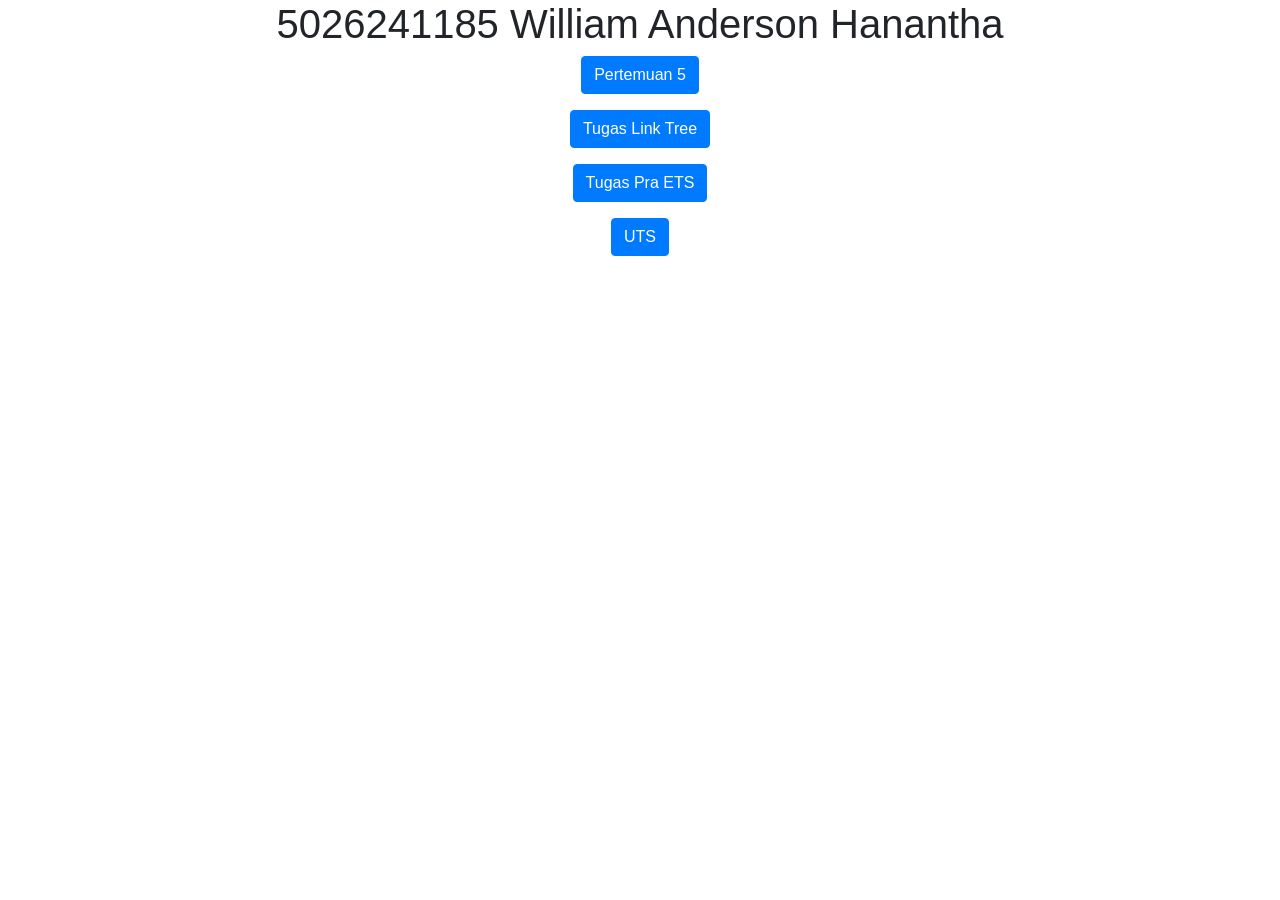
<file: index.html>
<!DOCTYPE html>
<html lang="en">

<head>
    <title>5026241099</title>
    <meta charset="utf-8">
    <meta name="viewport" content="width=device-width, initial-scale=1">
    <link rel="stylesheet" href="https://cdn.jsdelivr.net/npm/bootstrap@4.6.2/dist/css/bootstrap.min.css">
    <script src="https://cdn.jsdelivr.net/npm/jquery@3.7.1/dist/jquery.slim.min.js"></script>
    <script src="https://cdn.jsdelivr.net/npm/popper.js@1.16.1/dist/umd/popper.min.js"></script>
    <script src="https://cdn.jsdelivr.net/npm/bootstrap@4.6.2/dist/js/bootstrap.bundle.min.js"></script>
</head>

<body>

    <div class="container">
        <center>
            <h1>5026241185 William Anderson Hanantha</h1>
            <p>
                <a href="pertemuan5.html" target="_blank" class="btn btn-primary">
                    Pertemuan 5
                </a>
            </p>

            <p>
                <a href="linktree.html" target="_blank" class="btn btn-primary">
                    Tugas Link Tree
                </a>
            </p>

            <p>
                <a href="tugas_ets/tugas_ets.html" target="_blank" class="btn btn-primary">
                    Tugas Pra ETS
                </a>
            </p>

            <p>
                <a href="startbootstrap-personal-gh-pages/5026241185.html" target="_blank" class="btn btn-primary">
                    UTS
                </a>
            </p>
        </center>
    </div>

</body>

</html>
</file>
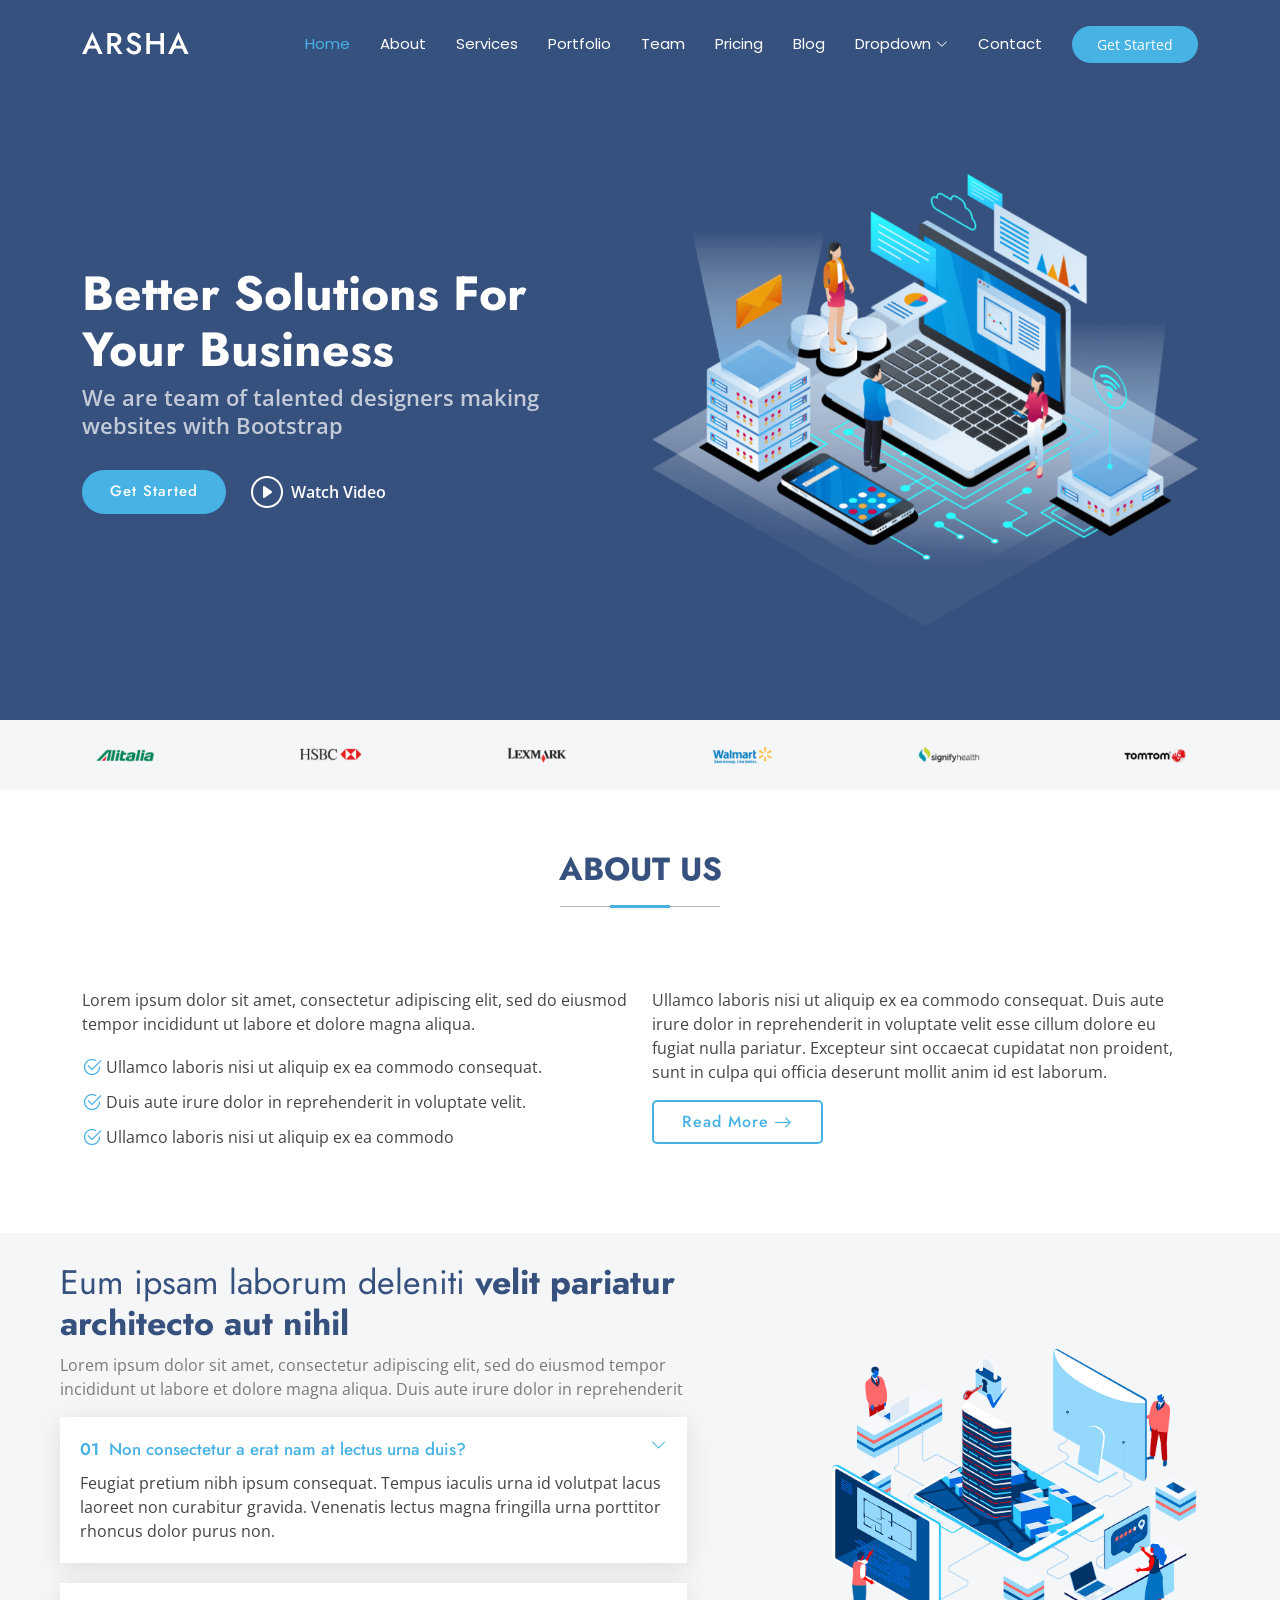
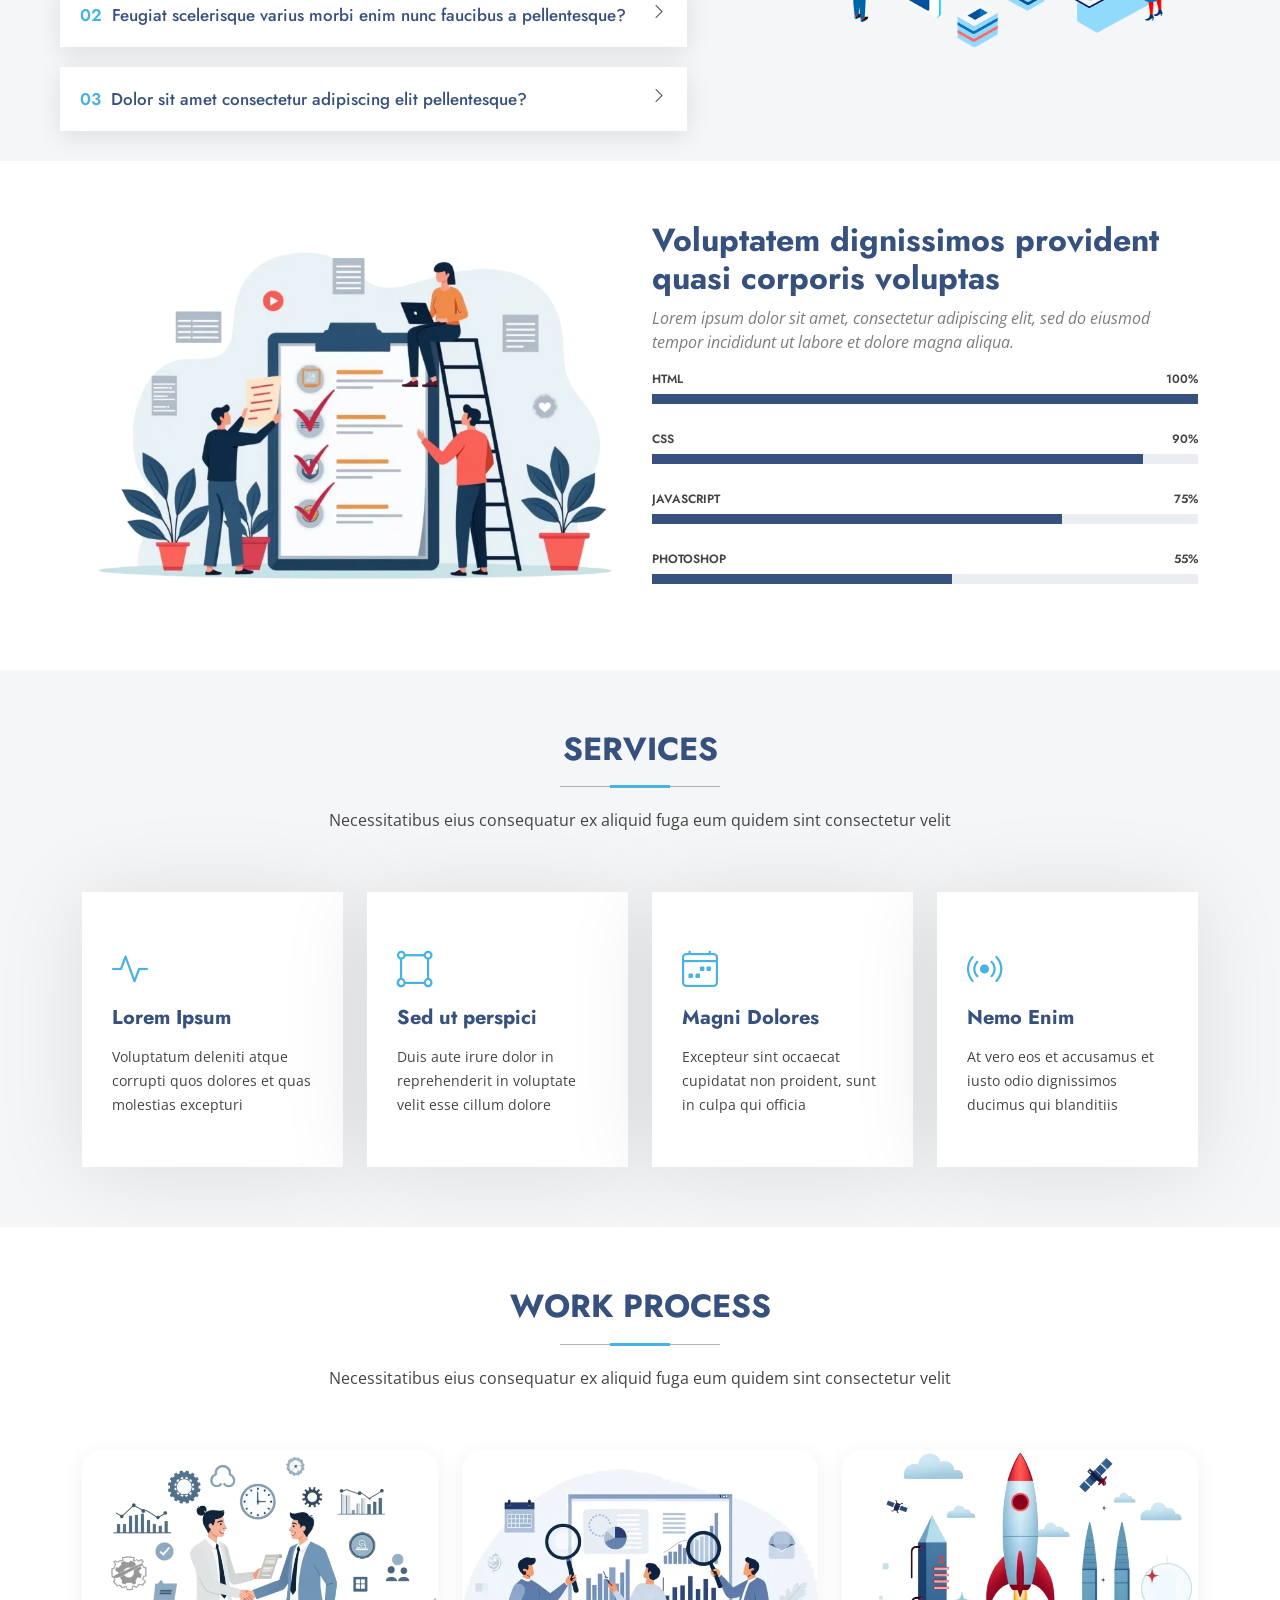
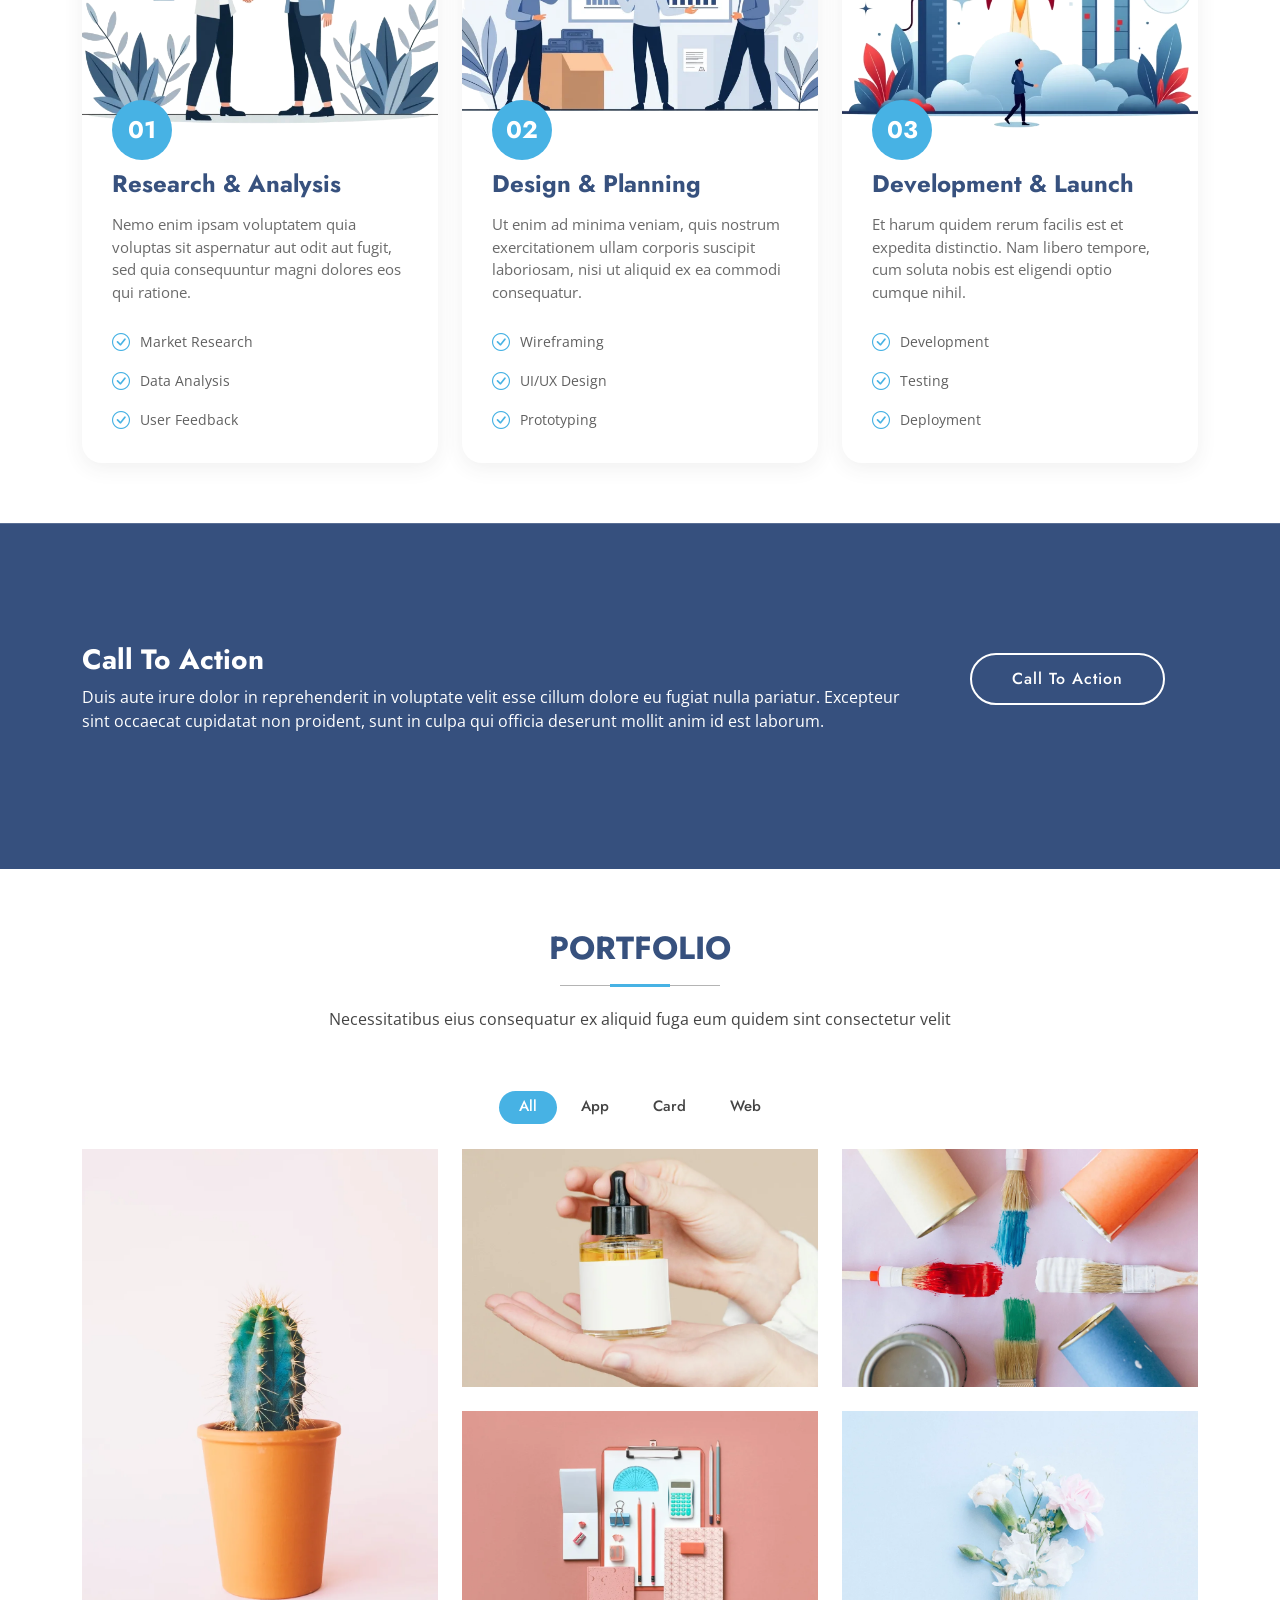
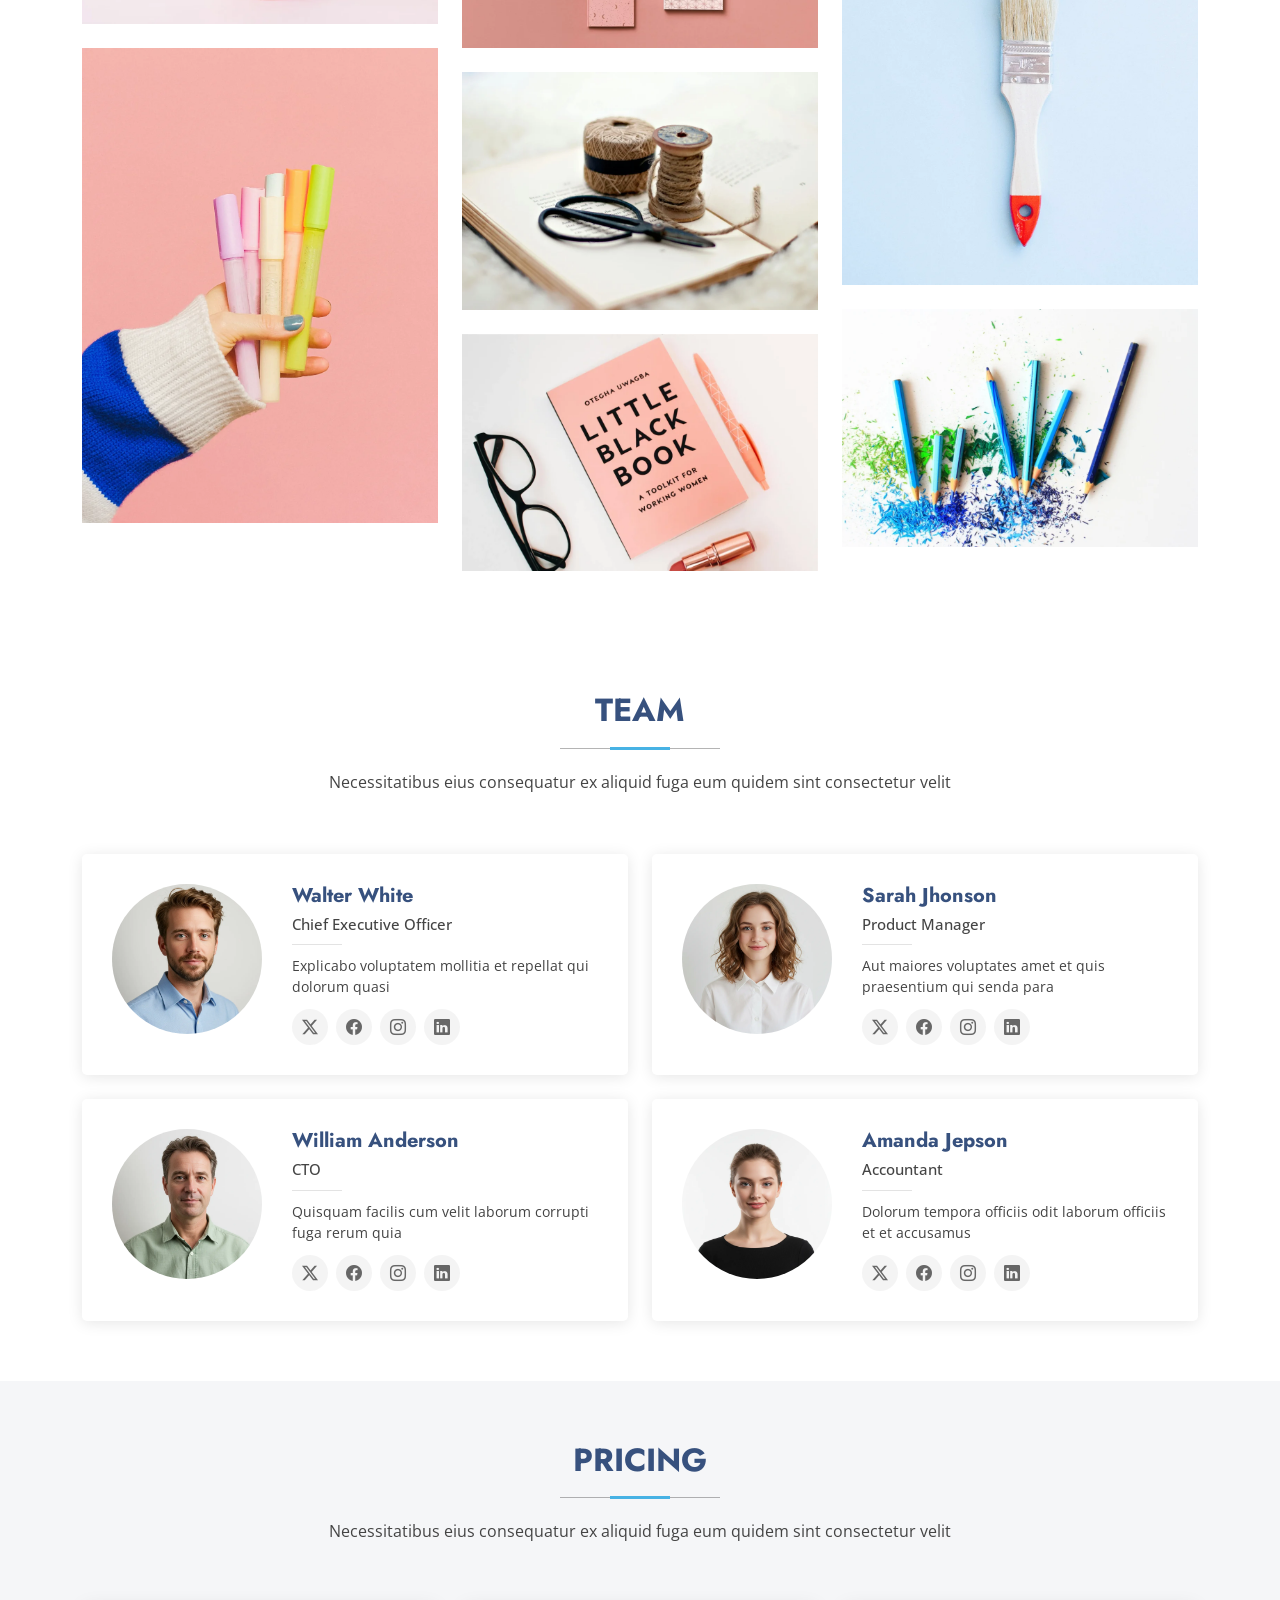
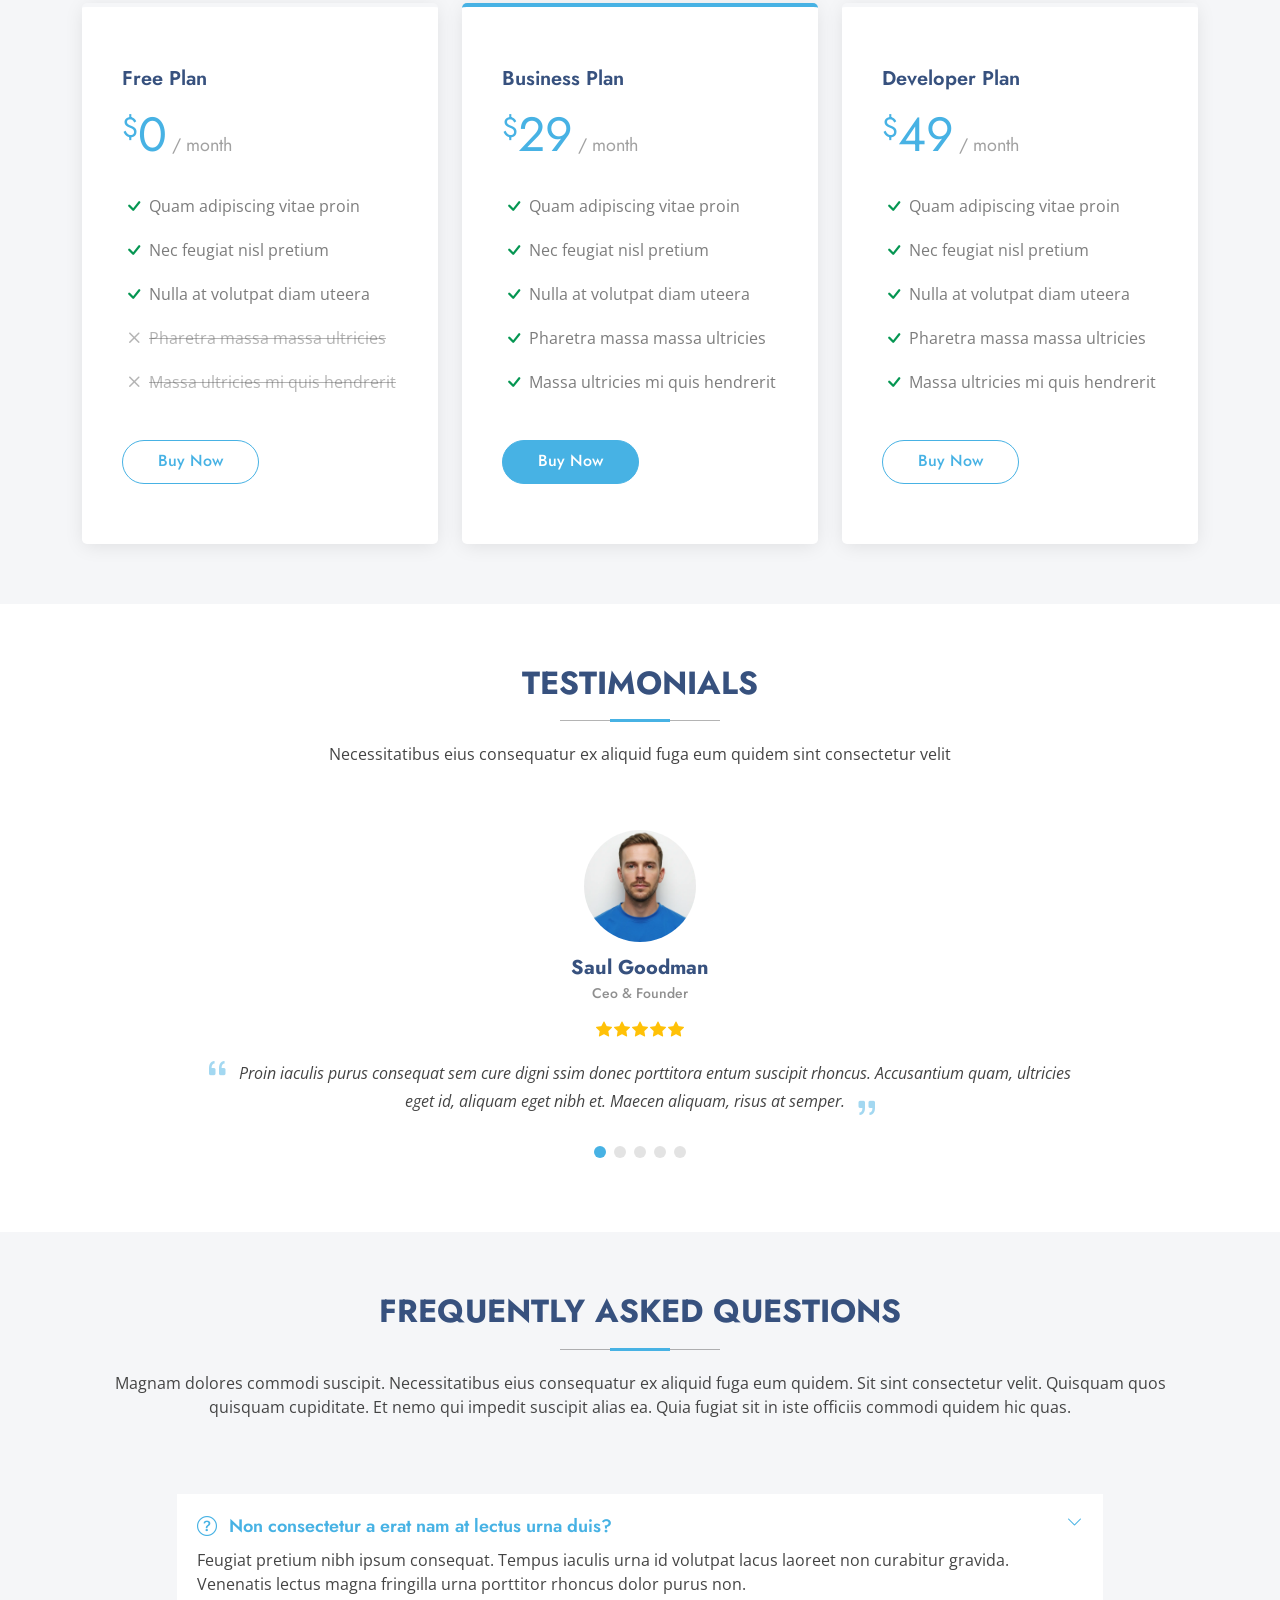
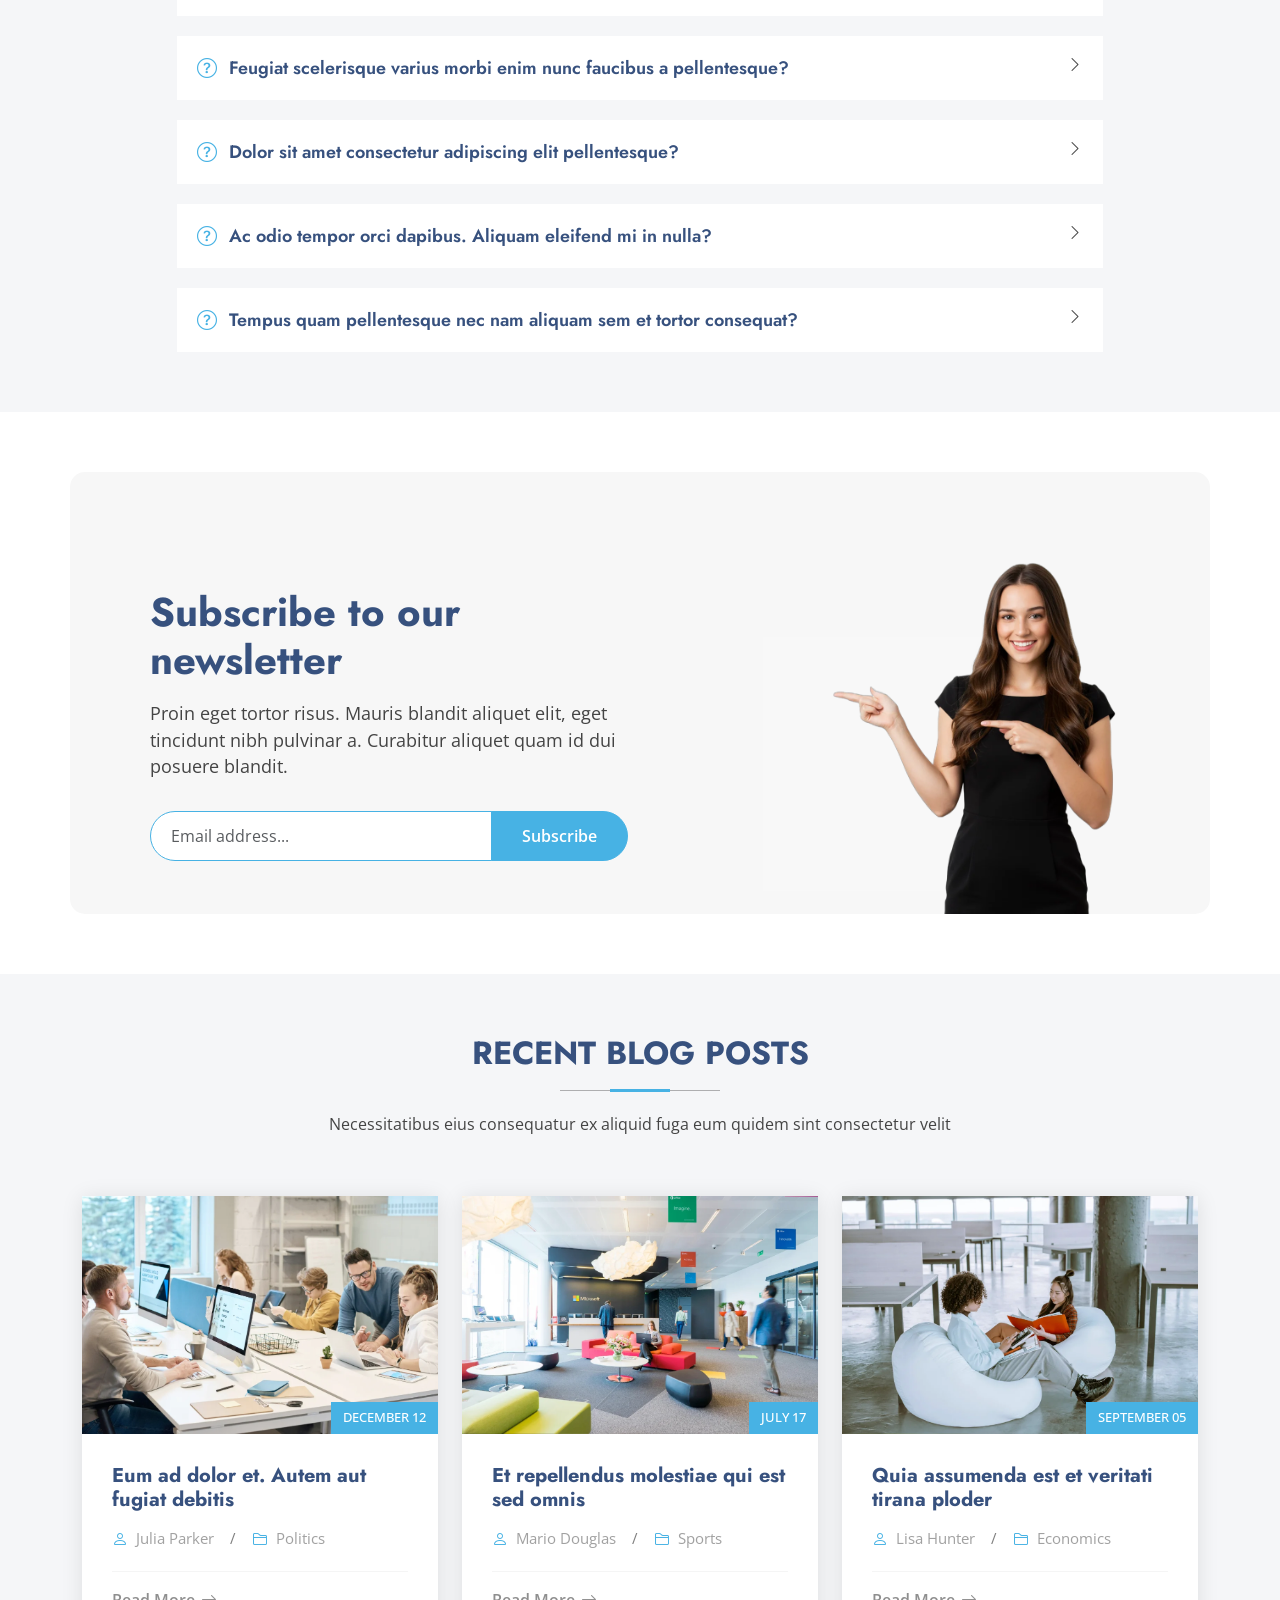
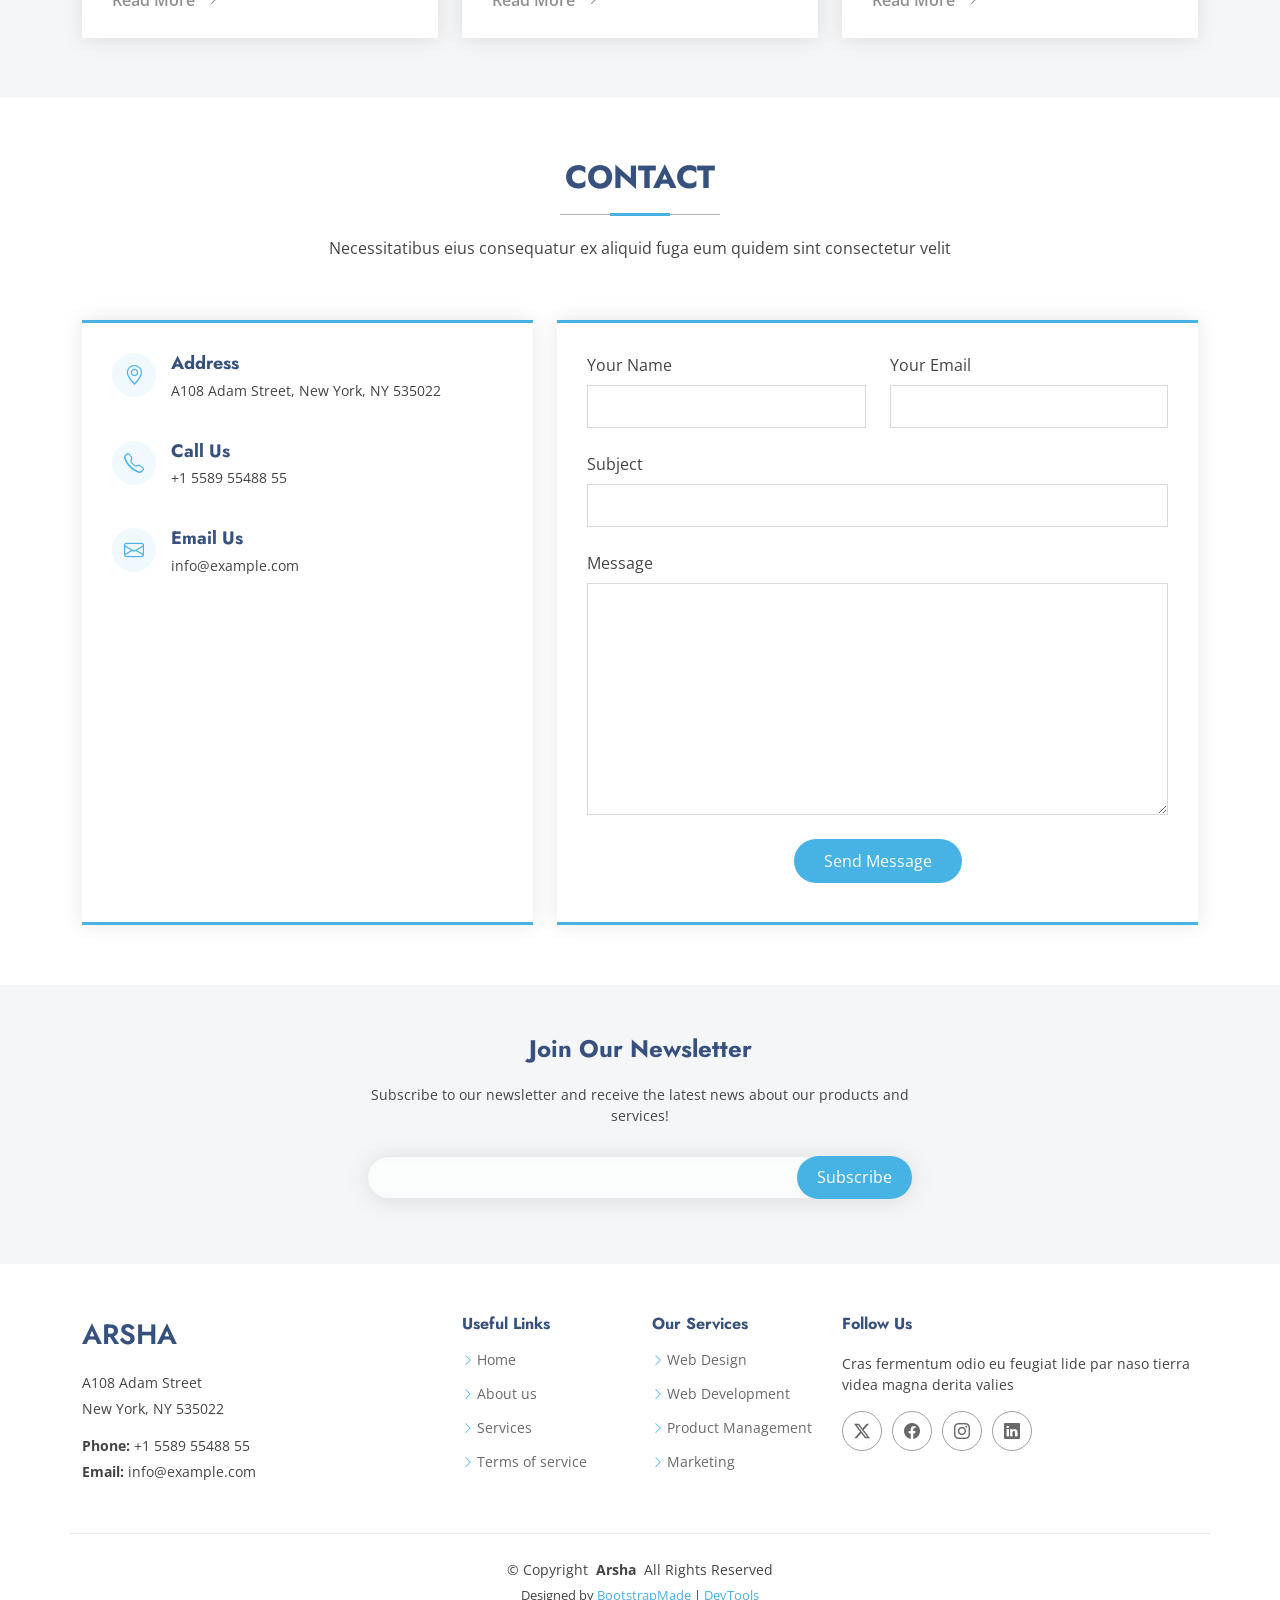
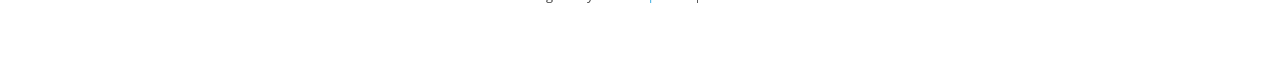
<file: Arsha/index.html>
<!DOCTYPE html>
<html lang="en">

<head>
  <meta charset="utf-8">
  <meta content="width=device-width, initial-scale=1.0" name="viewport">
  <title>Index - Arsha Bootstrap Template</title>
  <meta name="description" content="">
  <meta name="keywords" content="">

  <!-- Favicons -->
  <link href="assets/img/favicon.png" rel="icon">
  <link href="assets/img/apple-touch-icon.png" rel="apple-touch-icon">

  <!-- Fonts -->
  <link href="https://fonts.googleapis.com" rel="preconnect">
  <link href="https://fonts.gstatic.com" rel="preconnect" crossorigin>
  <link href="https://fonts.googleapis.com/css2?family=Open+Sans:ital,wght@0,300;0,400;0,500;0,600;0,700;0,800;1,300;1,400;1,500;1,600;1,700;1,800&family=Poppins:ital,wght@0,100;0,200;0,300;0,400;0,500;0,600;0,700;0,800;0,900;1,100;1,200;1,300;1,400;1,500;1,600;1,700;1,800;1,900&family=Jost:ital,wght@0,100;0,200;0,300;0,400;0,500;0,600;0,700;0,800;0,900;1,100;1,200;1,300;1,400;1,500;1,600;1,700;1,800;1,900&display=swap" rel="stylesheet">

  <!-- Vendor CSS Files -->
  <link href="assets/vendor/bootstrap/css/bootstrap.min.css" rel="stylesheet">
  <link href="assets/vendor/bootstrap-icons/bootstrap-icons.css" rel="stylesheet">
  <link href="assets/vendor/aos/aos.css" rel="stylesheet">
  <link href="assets/vendor/glightbox/css/glightbox.min.css" rel="stylesheet">
  <link href="assets/vendor/swiper/swiper-bundle.min.css" rel="stylesheet">

  <!-- Main CSS File -->
  <link href="assets/css/main.css" rel="stylesheet">

  <!-- =======================================================
  * Template Name: Arsha
  * Template URL: https://bootstrapmade.com/arsha-free-bootstrap-html-template-corporate/
  * Updated: Feb 22 2025 with Bootstrap v5.3.3
  * Author: BootstrapMade.com
  * License: https://bootstrapmade.com/license/
  ======================================================== -->
</head>

<body class="index-page">

  <header id="header" class="header d-flex align-items-center fixed-top">
    <div class="container-fluid container-xl position-relative d-flex align-items-center">

      <a href="index.html" class="logo d-flex align-items-center me-auto">
        <!-- Uncomment the line below if you also wish to use an image logo -->
        <!-- <img src="assets/img/logo.webp" alt=""> -->
        <h1 class="sitename">Arsha</h1>
      </a>

      <nav id="navmenu" class="navmenu">
        <ul>
          <li><a href="#hero" class="active">Home</a></li>
          <li><a href="#about">About</a></li>
          <li><a href="#services">Services</a></li>
          <li><a href="#portfolio">Portfolio</a></li>
          <li><a href="#team">Team</a></li>
          <li><a href="#pricing">Pricing</a></li>
          <li><a href="blog.html">Blog</a></li>
          <li class="dropdown"><a href="#"><span>Dropdown</span> <i class="bi bi-chevron-down toggle-dropdown"></i></a>
            <ul>
              <li><a href="#">Dropdown 1</a></li>
              <li class="dropdown"><a href="#"><span>Deep Dropdown</span> <i class="bi bi-chevron-down toggle-dropdown"></i></a>
                <ul>
                  <li><a href="#">Deep Dropdown 1</a></li>
                  <li><a href="#">Deep Dropdown 2</a></li>
                  <li><a href="#">Deep Dropdown 3</a></li>
                  <li><a href="#">Deep Dropdown 4</a></li>
                  <li><a href="#">Deep Dropdown 5</a></li>
                </ul>
              </li>
              <li><a href="#">Dropdown 2</a></li>
              <li><a href="#">Dropdown 3</a></li>
              <li><a href="#">Dropdown 4</a></li>
            </ul>
          </li>
          <li><a href="#contact">Contact</a></li>
        </ul>
        <i class="mobile-nav-toggle d-xl-none bi bi-list"></i>
      </nav>

      <a class="btn-getstarted" href="#about">Get Started</a>

    </div>
  </header>

  <main class="main">

    <!-- Hero Section -->
    <section id="hero" class="hero section dark-background">

      <div class="container">
        <div class="row gy-4">
          <div class="col-lg-6 order-2 order-lg-1 d-flex flex-column justify-content-center" data-aos="zoom-out">
            <h1>Better Solutions For Your Business</h1>
            <p>We are team of talented designers making websites with Bootstrap</p>
            <div class="d-flex">
              <a href="#about" class="btn-get-started">Get Started</a>
              <a href="https://www.youtube.com/watch?v=Y7f98aduVJ8" class="glightbox btn-watch-video d-flex align-items-center"><i class="bi bi-play-circle"></i><span>Watch Video</span></a>
            </div>
          </div>
          <div class="col-lg-6 order-1 order-lg-2 hero-img" data-aos="zoom-out" data-aos-delay="200">
            <img src="assets/img/hero-img.png" class="img-fluid animated" alt="">
          </div>
        </div>
      </div>

    </section><!-- /Hero Section -->

    <!-- Clients Section -->
    <section id="clients" class="clients section light-background">

      <div class="container" data-aos="zoom-in">

        <div class="swiper init-swiper">
          <script type="application/json" class="swiper-config">
            {
              "loop": true,
              "speed": 600,
              "autoplay": {
                "delay": 5000
              },
              "slidesPerView": "auto",
              "pagination": {
                "el": ".swiper-pagination",
                "type": "bullets",
                "clickable": true
              },
              "breakpoints": {
                "320": {
                  "slidesPerView": 2,
                  "spaceBetween": 40
                },
                "480": {
                  "slidesPerView": 3,
                  "spaceBetween": 60
                },
                "640": {
                  "slidesPerView": 4,
                  "spaceBetween": 80
                },
                "992": {
                  "slidesPerView": 5,
                  "spaceBetween": 120
                },
                "1200": {
                  "slidesPerView": 6,
                  "spaceBetween": 120
                }
              }
            }
          </script>
          <div class="swiper-wrapper align-items-center">
            <div class="swiper-slide"><img src="assets/img/clients/clients-1.webp" class="img-fluid" alt=""></div>
            <div class="swiper-slide"><img src="assets/img/clients/clients-2.webp" class="img-fluid" alt=""></div>
            <div class="swiper-slide"><img src="assets/img/clients/clients-3.webp" class="img-fluid" alt=""></div>
            <div class="swiper-slide"><img src="assets/img/clients/clients-4.webp" class="img-fluid" alt=""></div>
            <div class="swiper-slide"><img src="assets/img/clients/clients-5.webp" class="img-fluid" alt=""></div>
            <div class="swiper-slide"><img src="assets/img/clients/clients-6.webp" class="img-fluid" alt=""></div>
            <div class="swiper-slide"><img src="assets/img/clients/clients-7.webp" class="img-fluid" alt=""></div>
            <div class="swiper-slide"><img src="assets/img/clients/clients-8.webp" class="img-fluid" alt=""></div>
          </div>
        </div>

      </div>

    </section><!-- /Clients Section -->

    <!-- About Section -->
    <section id="about" class="about section">

      <!-- Section Title -->
      <div class="container section-title" data-aos="fade-up">
        <h2>About Us</h2>
      </div><!-- End Section Title -->

      <div class="container">

        <div class="row gy-4">

          <div class="col-lg-6 content" data-aos="fade-up" data-aos-delay="100">
            <p>
              Lorem ipsum dolor sit amet, consectetur adipiscing elit, sed do eiusmod tempor incididunt ut labore et dolore
              magna aliqua.
            </p>
            <ul>
              <li><i class="bi bi-check2-circle"></i> <span>Ullamco laboris nisi ut aliquip ex ea commodo consequat.</span></li>
              <li><i class="bi bi-check2-circle"></i> <span>Duis aute irure dolor in reprehenderit in voluptate velit.</span></li>
              <li><i class="bi bi-check2-circle"></i> <span>Ullamco laboris nisi ut aliquip ex ea commodo</span></li>
            </ul>
          </div>

          <div class="col-lg-6" data-aos="fade-up" data-aos-delay="200">
            <p>Ullamco laboris nisi ut aliquip ex ea commodo consequat. Duis aute irure dolor in reprehenderit in voluptate velit esse cillum dolore eu fugiat nulla pariatur. Excepteur sint occaecat cupidatat non proident, sunt in culpa qui officia deserunt mollit anim id est laborum. </p>
            <a href="#" class="read-more"><span>Read More</span><i class="bi bi-arrow-right"></i></a>
          </div>

        </div>

      </div>

    </section><!-- /About Section -->

    <!-- Why Us Section -->
    <section id="why-us" class="section why-us light-background" data-builder="section">

      <div class="container-fluid">

        <div class="row gy-4">

          <div class="col-lg-7 d-flex flex-column justify-content-center order-2 order-lg-1">

            <div class="content px-xl-5" data-aos="fade-up" data-aos-delay="100">
              <h3><span>Eum ipsam laborum deleniti </span><strong>velit pariatur architecto aut nihil</strong></h3>
              <p>
                Lorem ipsum dolor sit amet, consectetur adipiscing elit, sed do eiusmod tempor incididunt ut labore et dolore magna aliqua. Duis aute irure dolor in reprehenderit
              </p>
            </div>

            <div class="faq-container px-xl-5" data-aos="fade-up" data-aos-delay="200">

              <div class="faq-item faq-active">

                <h3><span>01</span> Non consectetur a erat nam at lectus urna duis?</h3>
                <div class="faq-content">
                  <p>Feugiat pretium nibh ipsum consequat. Tempus iaculis urna id volutpat lacus laoreet non curabitur gravida. Venenatis lectus magna fringilla urna porttitor rhoncus dolor purus non.</p>
                </div>
                <i class="faq-toggle bi bi-chevron-right"></i>
              </div><!-- End Faq item-->

              <div class="faq-item">
                <h3><span>02</span> Feugiat scelerisque varius morbi enim nunc faucibus a pellentesque?</h3>
                <div class="faq-content">
                  <p>Dolor sit amet consectetur adipiscing elit pellentesque habitant morbi. Id interdum velit laoreet id donec ultrices. Fringilla phasellus faucibus scelerisque eleifend donec pretium. Est pellentesque elit ullamcorper dignissim. Mauris ultrices eros in cursus turpis massa tincidunt dui.</p>
                </div>
                <i class="faq-toggle bi bi-chevron-right"></i>
              </div><!-- End Faq item-->

              <div class="faq-item">
                <h3><span>03</span> Dolor sit amet consectetur adipiscing elit pellentesque?</h3>
                <div class="faq-content">
                  <p>Eleifend mi in nulla posuere sollicitudin aliquam ultrices sagittis orci. Faucibus pulvinar elementum integer enim. Sem nulla pharetra diam sit amet nisl suscipit. Rutrum tellus pellentesque eu tincidunt. Lectus urna duis convallis convallis tellus. Urna molestie at elementum eu facilisis sed odio morbi quis</p>
                </div>
                <i class="faq-toggle bi bi-chevron-right"></i>
              </div><!-- End Faq item-->

            </div>

          </div>

          <div class="col-lg-5 order-1 order-lg-2 why-us-img">
            <img src="assets/img/why-us.png" class="img-fluid" alt="" data-aos="zoom-in" data-aos-delay="100">
          </div>
        </div>

      </div>

    </section><!-- /Why Us Section -->

    <!-- Skills Section -->
    <section id="skills" class="skills section">

      <div class="container" data-aos="fade-up" data-aos-delay="100">

        <div class="row">

          <div class="col-lg-6 d-flex align-items-center">
            <img src="assets/img/illustration/illustration-10.webp" class="img-fluid" alt="">
          </div>

          <div class="col-lg-6 pt-4 pt-lg-0 content">

            <h3>Voluptatem dignissimos provident quasi corporis voluptas</h3>
            <p class="fst-italic">
              Lorem ipsum dolor sit amet, consectetur adipiscing elit, sed do eiusmod tempor incididunt ut labore et dolore magna aliqua.
            </p>

            <div class="skills-content skills-animation">

              <div class="progress">
                <span class="skill"><span>HTML</span> <i class="val">100%</i></span>
                <div class="progress-bar-wrap">
                  <div class="progress-bar" role="progressbar" aria-valuenow="100" aria-valuemin="0" aria-valuemax="100"></div>
                </div>
              </div><!-- End Skills Item -->

              <div class="progress">
                <span class="skill"><span>CSS</span> <i class="val">90%</i></span>
                <div class="progress-bar-wrap">
                  <div class="progress-bar" role="progressbar" aria-valuenow="90" aria-valuemin="0" aria-valuemax="100"></div>
                </div>
              </div><!-- End Skills Item -->

              <div class="progress">
                <span class="skill"><span>JavaScript</span> <i class="val">75%</i></span>
                <div class="progress-bar-wrap">
                  <div class="progress-bar" role="progressbar" aria-valuenow="75" aria-valuemin="0" aria-valuemax="100"></div>
                </div>
              </div><!-- End Skills Item -->

              <div class="progress">
                <span class="skill"><span>Photoshop</span> <i class="val">55%</i></span>
                <div class="progress-bar-wrap">
                  <div class="progress-bar" role="progressbar" aria-valuenow="55" aria-valuemin="0" aria-valuemax="100"></div>
                </div>
              </div><!-- End Skills Item -->

            </div>

          </div>
        </div>

      </div>

    </section><!-- /Skills Section -->

    <!-- Services Section -->
    <section id="services" class="services section light-background">

      <!-- Section Title -->
      <div class="container section-title" data-aos="fade-up">
        <h2>Services</h2>
        <p>Necessitatibus eius consequatur ex aliquid fuga eum quidem sint consectetur velit</p>
      </div><!-- End Section Title -->

      <div class="container">

        <div class="row gy-4">

          <div class="col-xl-3 col-md-6 d-flex" data-aos="fade-up" data-aos-delay="100">
            <div class="service-item position-relative">
              <div class="icon"><i class="bi bi-activity icon"></i></div>
              <h4><a href="" class="stretched-link">Lorem Ipsum</a></h4>
              <p>Voluptatum deleniti atque corrupti quos dolores et quas molestias excepturi</p>
            </div>
          </div><!-- End Service Item -->

          <div class="col-xl-3 col-md-6 d-flex" data-aos="fade-up" data-aos-delay="200">
            <div class="service-item position-relative">
              <div class="icon"><i class="bi bi-bounding-box-circles icon"></i></div>
              <h4><a href="" class="stretched-link">Sed ut perspici</a></h4>
              <p>Duis aute irure dolor in reprehenderit in voluptate velit esse cillum dolore</p>
            </div>
          </div><!-- End Service Item -->

          <div class="col-xl-3 col-md-6 d-flex" data-aos="fade-up" data-aos-delay="300">
            <div class="service-item position-relative">
              <div class="icon"><i class="bi bi-calendar4-week icon"></i></div>
              <h4><a href="" class="stretched-link">Magni Dolores</a></h4>
              <p>Excepteur sint occaecat cupidatat non proident, sunt in culpa qui officia</p>
            </div>
          </div><!-- End Service Item -->

          <div class="col-xl-3 col-md-6 d-flex" data-aos="fade-up" data-aos-delay="400">
            <div class="service-item position-relative">
              <div class="icon"><i class="bi bi-broadcast icon"></i></div>
              <h4><a href="" class="stretched-link">Nemo Enim</a></h4>
              <p>At vero eos et accusamus et iusto odio dignissimos ducimus qui blanditiis</p>
            </div>
          </div><!-- End Service Item -->

        </div>

      </div>

    </section><!-- /Services Section -->

    <!-- Work Process Section -->
    <section id="work-process" class="work-process section">

      <!-- Section Title -->
      <div class="container section-title" data-aos="fade-up">
        <h2>Work Process</h2>
        <p>Necessitatibus eius consequatur ex aliquid fuga eum quidem sint consectetur velit</p>
      </div><!-- End Section Title -->

      <div class="container" data-aos="fade-up" data-aos-delay="100">

        <div class="row gy-5">

          <div class="col-lg-4" data-aos="fade-up" data-aos-delay="200">
            <div class="steps-item">
              <div class="steps-image">
                <img src="assets/img/steps/steps-1.webp" alt="Step 1" class="img-fluid" loading="lazy">
              </div>
              <div class="steps-content">
                <div class="steps-number">01</div>
                <h3>Research &amp; Analysis</h3>
                <p>Nemo enim ipsam voluptatem quia voluptas sit aspernatur aut odit aut fugit, sed quia consequuntur magni dolores eos qui ratione.</p>
                <div class="steps-features">
                  <div class="feature-item">
                    <i class="bi bi-check-circle"></i>
                    <span>Market Research</span>
                  </div>
                  <div class="feature-item">
                    <i class="bi bi-check-circle"></i>
                    <span>Data Analysis</span>
                  </div>
                  <div class="feature-item">
                    <i class="bi bi-check-circle"></i>
                    <span>User Feedback</span>
                  </div>
                </div>
              </div>
            </div><!-- End Steps Item -->
          </div>

          <div class="col-lg-4" data-aos="fade-up" data-aos-delay="300">
            <div class="steps-item">
              <div class="steps-image">
                <img src="assets/img/steps/steps-2.webp" alt="Step 2" class="img-fluid" loading="lazy">
              </div>
              <div class="steps-content">
                <div class="steps-number">02</div>
                <h3>Design &amp; Planning</h3>
                <p>Ut enim ad minima veniam, quis nostrum exercitationem ullam corporis suscipit laboriosam, nisi ut aliquid ex ea commodi consequatur.</p>
                <div class="steps-features">
                  <div class="feature-item">
                    <i class="bi bi-check-circle"></i>
                    <span>Wireframing</span>
                  </div>
                  <div class="feature-item">
                    <i class="bi bi-check-circle"></i>
                    <span>UI/UX Design</span>
                  </div>
                  <div class="feature-item">
                    <i class="bi bi-check-circle"></i>
                    <span>Prototyping</span>
                  </div>
                </div>
              </div>
            </div><!-- End Steps Item -->
          </div>

          <div class="col-lg-4" data-aos="fade-up" data-aos-delay="400">
            <div class="steps-item">
              <div class="steps-image">
                <img src="assets/img/steps/steps-3.webp" alt="Step 3" class="img-fluid" loading="lazy">
              </div>
              <div class="steps-content">
                <div class="steps-number">03</div>
                <h3>Development &amp; Launch</h3>
                <p>Et harum quidem rerum facilis est et expedita distinctio. Nam libero tempore, cum soluta nobis est eligendi optio cumque nihil.</p>
                <div class="steps-features">
                  <div class="feature-item">
                    <i class="bi bi-check-circle"></i>
                    <span>Development</span>
                  </div>
                  <div class="feature-item">
                    <i class="bi bi-check-circle"></i>
                    <span>Testing</span>
                  </div>
                  <div class="feature-item">
                    <i class="bi bi-check-circle"></i>
                    <span>Deployment</span>
                  </div>
                </div>
              </div>
            </div><!-- End Steps Item -->
          </div>

        </div>

      </div>

    </section><!-- /Work Process Section -->

    <!-- Call To Action Section -->
    <section id="call-to-action" class="call-to-action section dark-background">

      <img src="assets/img/bg/bg-8.webp" alt="">

      <div class="container">

        <div class="row" data-aos="zoom-in" data-aos-delay="100">
          <div class="col-xl-9 text-center text-xl-start">
            <h3>Call To Action</h3>
            <p>Duis aute irure dolor in reprehenderit in voluptate velit esse cillum dolore eu fugiat nulla pariatur. Excepteur sint occaecat cupidatat non proident, sunt in culpa qui officia deserunt mollit anim id est laborum.</p>
          </div>
          <div class="col-xl-3 cta-btn-container text-center">
            <a class="cta-btn align-middle" href="#">Call To Action</a>
          </div>
        </div>

      </div>

    </section><!-- /Call To Action Section -->

    <!-- Portfolio Section -->
    <section id="portfolio" class="portfolio section">

      <!-- Section Title -->
      <div class="container section-title" data-aos="fade-up">
        <h2>Portfolio</h2>
        <p>Necessitatibus eius consequatur ex aliquid fuga eum quidem sint consectetur velit</p>
      </div><!-- End Section Title -->

      <div class="container">

        <div class="isotope-layout" data-default-filter="*" data-layout="masonry" data-sort="original-order">

          <ul class="portfolio-filters isotope-filters" data-aos="fade-up" data-aos-delay="100">
            <li data-filter="*" class="filter-active">All</li>
            <li data-filter=".filter-app">App</li>
            <li data-filter=".filter-product">Card</li>
            <li data-filter=".filter-branding">Web</li>
          </ul><!-- End Portfolio Filters -->

          <div class="row gy-4 isotope-container" data-aos="fade-up" data-aos-delay="200">

            <div class="col-lg-4 col-md-6 portfolio-item isotope-item filter-app">
              <img src="assets/img/portfolio/portfolio-portrait-1.webp" class="img-fluid" alt="">
              <div class="portfolio-info">
                <h4>App 1</h4>
                <p>Lorem ipsum, dolor sit</p>
                <a href="assets/img/portfolio/portfolio-portrait-1.webp" title="App 1" data-gallery="portfolio-gallery-app" class="glightbox preview-link"><i class="bi bi-zoom-in"></i></a>
                <a href="portfolio-details.html" title="More Details" class="details-link"><i class="bi bi-link-45deg"></i></a>
              </div>
            </div><!-- End Portfolio Item -->

            <div class="col-lg-4 col-md-6 portfolio-item isotope-item filter-product">
              <img src="assets/img/portfolio/portfolio-1.webp" class="img-fluid" alt="">
              <div class="portfolio-info">
                <h4>Product 1</h4>
                <p>Lorem ipsum, dolor sit</p>
                <a href="assets/img/portfolio/portfolio-1.webp" title="Product 1" data-gallery="portfolio-gallery-product" class="glightbox preview-link"><i class="bi bi-zoom-in"></i></a>
                <a href="portfolio-details.html" title="More Details" class="details-link"><i class="bi bi-link-45deg"></i></a>
              </div>
            </div><!-- End Portfolio Item -->

            <div class="col-lg-4 col-md-6 portfolio-item isotope-item filter-branding">
              <img src="assets/img/portfolio/portfolio-3.webp" class="img-fluid" alt="">
              <div class="portfolio-info">
                <h4>Branding 1</h4>
                <p>Lorem ipsum, dolor sit</p>
                <a href="assets/img/portfolio/portfolio-3.webp" title="Branding 1" data-gallery="portfolio-gallery-branding" class="glightbox preview-link"><i class="bi bi-zoom-in"></i></a>
                <a href="portfolio-details.html" title="More Details" class="details-link"><i class="bi bi-link-45deg"></i></a>
              </div>
            </div><!-- End Portfolio Item -->

            <div class="col-lg-4 col-md-6 portfolio-item isotope-item filter-app">
              <img src="assets/img/portfolio/portfolio-4.webp" class="img-fluid" alt="">
              <div class="portfolio-info">
                <h4>App 2</h4>
                <p>Lorem ipsum, dolor sit</p>
                <a href="assets/img/portfolio/portfolio-4.webp" title="App 2" data-gallery="portfolio-gallery-app" class="glightbox preview-link"><i class="bi bi-zoom-in"></i></a>
                <a href="portfolio-details.html" title="More Details" class="details-link"><i class="bi bi-link-45deg"></i></a>
              </div>
            </div><!-- End Portfolio Item -->

            <div class="col-lg-4 col-md-6 portfolio-item isotope-item filter-product">
              <img src="assets/img/portfolio/portfolio-portrait-2.webp" class="img-fluid" alt="">
              <div class="portfolio-info">
                <h4>Product 2</h4>
                <p>Lorem ipsum, dolor sit</p>
                <a href="assets/img/portfolio/portfolio-portrait-2.webp" title="Product 2" data-gallery="portfolio-gallery-product" class="glightbox preview-link"><i class="bi bi-zoom-in"></i></a>
                <a href="portfolio-details.html" title="More Details" class="details-link"><i class="bi bi-link-45deg"></i></a>
              </div>
            </div><!-- End Portfolio Item -->

            <div class="col-lg-4 col-md-6 portfolio-item isotope-item filter-branding">
              <img src="assets/img/portfolio/portfolio-portrait-3.webp" class="img-fluid" alt="">
              <div class="portfolio-info">
                <h4>Branding 2</h4>
                <p>Lorem ipsum, dolor sit</p>
                <a href="assets/img/portfolio/portfolio-portrait-3.webp" title="Branding 2" data-gallery="portfolio-gallery-branding" class="glightbox preview-link"><i class="bi bi-zoom-in"></i></a>
                <a href="portfolio-details.html" title="More Details" class="details-link"><i class="bi bi-link-45deg"></i></a>
              </div>
            </div><!-- End Portfolio Item -->

            <div class="col-lg-4 col-md-6 portfolio-item isotope-item filter-app">
              <img src="assets/img/portfolio/portfolio-7.webp" class="img-fluid" alt="">
              <div class="portfolio-info">
                <h4>App 3</h4>
                <p>Lorem ipsum, dolor sit</p>
                <a href="assets/img/portfolio/portfolio-7.webp" title="App 3" data-gallery="portfolio-gallery-app" class="glightbox preview-link"><i class="bi bi-zoom-in"></i></a>
                <a href="portfolio-details.html" title="More Details" class="details-link"><i class="bi bi-link-45deg"></i></a>
              </div>
            </div><!-- End Portfolio Item -->

            <div class="col-lg-4 col-md-6 portfolio-item isotope-item filter-product">
              <img src="assets/img/portfolio/portfolio-8.webp" class="img-fluid" alt="">
              <div class="portfolio-info">
                <h4>Product 3</h4>
                <p>Lorem ipsum, dolor sit</p>
                <a href="assets/img/portfolio/portfolio-8.webp" title="Product 3" data-gallery="portfolio-gallery-product" class="glightbox preview-link"><i class="bi bi-zoom-in"></i></a>
                <a href="portfolio-details.html" title="More Details" class="details-link"><i class="bi bi-link-45deg"></i></a>
              </div>
            </div><!-- End Portfolio Item -->

            <div class="col-lg-4 col-md-6 portfolio-item isotope-item filter-branding">
              <img src="assets/img/portfolio/portfolio-9.webp" class="img-fluid" alt="">
              <div class="portfolio-info">
                <h4>Branding 3</h4>
                <p>Lorem ipsum, dolor sit</p>
                <a href="assets/img/portfolio/portfolio-9.webp" title="Branding 2" data-gallery="portfolio-gallery-branding" class="glightbox preview-link"><i class="bi bi-zoom-in"></i></a>
                <a href="portfolio-details.html" title="More Details" class="details-link"><i class="bi bi-link-45deg"></i></a>
              </div>
            </div><!-- End Portfolio Item -->

          </div><!-- End Portfolio Container -->

        </div>

      </div>

    </section><!-- /Portfolio Section -->

    <!-- Team Section -->
    <section id="team" class="team section">

      <!-- Section Title -->
      <div class="container section-title" data-aos="fade-up">
        <h2>Team</h2>
        <p>Necessitatibus eius consequatur ex aliquid fuga eum quidem sint consectetur velit</p>
      </div><!-- End Section Title -->

      <div class="container">

        <div class="row gy-4">

          <div class="col-lg-6" data-aos="fade-up" data-aos-delay="100">
            <div class="team-member d-flex align-items-start">
              <div class="pic"><img src="assets/img/person/person-m-7.webp" class="img-fluid" alt=""></div>
              <div class="member-info">
                <h4>Walter White</h4>
                <span>Chief Executive Officer</span>
                <p>Explicabo voluptatem mollitia et repellat qui dolorum quasi</p>
                <div class="social">
                  <a href=""><i class="bi bi-twitter-x"></i></a>
                  <a href=""><i class="bi bi-facebook"></i></a>
                  <a href=""><i class="bi bi-instagram"></i></a>
                  <a href=""> <i class="bi bi-linkedin"></i> </a>
                </div>
              </div>
            </div>
          </div><!-- End Team Member -->

          <div class="col-lg-6" data-aos="fade-up" data-aos-delay="200">
            <div class="team-member d-flex align-items-start">
              <div class="pic"><img src="assets/img/person/person-f-8.webp" class="img-fluid" alt=""></div>
              <div class="member-info">
                <h4>Sarah Jhonson</h4>
                <span>Product Manager</span>
                <p>Aut maiores voluptates amet et quis praesentium qui senda para</p>
                <div class="social">
                  <a href=""><i class="bi bi-twitter-x"></i></a>
                  <a href=""><i class="bi bi-facebook"></i></a>
                  <a href=""><i class="bi bi-instagram"></i></a>
                  <a href=""> <i class="bi bi-linkedin"></i> </a>
                </div>
              </div>
            </div>
          </div><!-- End Team Member -->

          <div class="col-lg-6" data-aos="fade-up" data-aos-delay="300">
            <div class="team-member d-flex align-items-start">
              <div class="pic"><img src="assets/img/person/person-m-6.webp" class="img-fluid" alt=""></div>
              <div class="member-info">
                <h4>William Anderson</h4>
                <span>CTO</span>
                <p>Quisquam facilis cum velit laborum corrupti fuga rerum quia</p>
                <div class="social">
                  <a href=""><i class="bi bi-twitter-x"></i></a>
                  <a href=""><i class="bi bi-facebook"></i></a>
                  <a href=""><i class="bi bi-instagram"></i></a>
                  <a href=""> <i class="bi bi-linkedin"></i> </a>
                </div>
              </div>
            </div>
          </div><!-- End Team Member -->

          <div class="col-lg-6" data-aos="fade-up" data-aos-delay="400">
            <div class="team-member d-flex align-items-start">
              <div class="pic"><img src="assets/img/person/person-f-4.webp" class="img-fluid" alt=""></div>
              <div class="member-info">
                <h4>Amanda Jepson</h4>
                <span>Accountant</span>
                <p>Dolorum tempora officiis odit laborum officiis et et accusamus</p>
                <div class="social">
                  <a href=""><i class="bi bi-twitter-x"></i></a>
                  <a href=""><i class="bi bi-facebook"></i></a>
                  <a href=""><i class="bi bi-instagram"></i></a>
                  <a href=""> <i class="bi bi-linkedin"></i> </a>
                </div>
              </div>
            </div>
          </div><!-- End Team Member -->

        </div>

      </div>

    </section><!-- /Team Section -->

    <!-- Pricing Section -->
    <section id="pricing" class="pricing section light-background">

      <!-- Section Title -->
      <div class="container section-title" data-aos="fade-up">
        <h2>Pricing</h2>
        <p>Necessitatibus eius consequatur ex aliquid fuga eum quidem sint consectetur velit</p>
      </div><!-- End Section Title -->

      <div class="container">

        <div class="row gy-4">

          <div class="col-lg-4" data-aos="zoom-in" data-aos-delay="100">
            <div class="pricing-item">
              <h3>Free Plan</h3>
              <h4><sup>$</sup>0<span> / month</span></h4>
              <ul>
                <li><i class="bi bi-check"></i> <span>Quam adipiscing vitae proin</span></li>
                <li><i class="bi bi-check"></i> <span>Nec feugiat nisl pretium</span></li>
                <li><i class="bi bi-check"></i> <span>Nulla at volutpat diam uteera</span></li>
                <li class="na"><i class="bi bi-x"></i> <span>Pharetra massa massa ultricies</span></li>
                <li class="na"><i class="bi bi-x"></i> <span>Massa ultricies mi quis hendrerit</span></li>
              </ul>
              <a href="#" class="buy-btn">Buy Now</a>
            </div>
          </div><!-- End Pricing Item -->

          <div class="col-lg-4" data-aos="zoom-in" data-aos-delay="200">
            <div class="pricing-item featured">
              <h3>Business Plan</h3>
              <h4><sup>$</sup>29<span> / month</span></h4>
              <ul>
                <li><i class="bi bi-check"></i> <span>Quam adipiscing vitae proin</span></li>
                <li><i class="bi bi-check"></i> <span>Nec feugiat nisl pretium</span></li>
                <li><i class="bi bi-check"></i> <span>Nulla at volutpat diam uteera</span></li>
                <li><i class="bi bi-check"></i> <span>Pharetra massa massa ultricies</span></li>
                <li><i class="bi bi-check"></i> <span>Massa ultricies mi quis hendrerit</span></li>
              </ul>
              <a href="#" class="buy-btn">Buy Now</a>
            </div>
          </div><!-- End Pricing Item -->

          <div class="col-lg-4" data-aos="zoom-in" data-aos-delay="300">
            <div class="pricing-item">
              <h3>Developer Plan</h3>
              <h4><sup>$</sup>49<span> / month</span></h4>
              <ul>
                <li><i class="bi bi-check"></i> <span>Quam adipiscing vitae proin</span></li>
                <li><i class="bi bi-check"></i> <span>Nec feugiat nisl pretium</span></li>
                <li><i class="bi bi-check"></i> <span>Nulla at volutpat diam uteera</span></li>
                <li><i class="bi bi-check"></i> <span>Pharetra massa massa ultricies</span></li>
                <li><i class="bi bi-check"></i> <span>Massa ultricies mi quis hendrerit</span></li>
              </ul>
              <a href="#" class="buy-btn">Buy Now</a>
            </div>
          </div><!-- End Pricing Item -->

        </div>

      </div>

    </section><!-- /Pricing Section -->

    <!-- Testimonials Section -->
    <section id="testimonials" class="testimonials section">

      <!-- Section Title -->
      <div class="container section-title" data-aos="fade-up">
        <h2>Testimonials</h2>
        <p>Necessitatibus eius consequatur ex aliquid fuga eum quidem sint consectetur velit</p>
      </div><!-- End Section Title -->

      <div class="container" data-aos="fade-up" data-aos-delay="100">

        <div class="swiper init-swiper">
          <script type="application/json" class="swiper-config">
            {
              "loop": true,
              "speed": 600,
              "autoplay": {
                "delay": 5000
              },
              "slidesPerView": "auto",
              "pagination": {
                "el": ".swiper-pagination",
                "type": "bullets",
                "clickable": true
              }
            }
          </script>
          <div class="swiper-wrapper">

            <div class="swiper-slide">
              <div class="testimonial-item">
                <img src="assets/img/person/person-m-9.webp" class="testimonial-img" alt="">
                <h3>Saul Goodman</h3>
                <h4>Ceo &amp; Founder</h4>
                <div class="stars">
                  <i class="bi bi-star-fill"></i><i class="bi bi-star-fill"></i><i class="bi bi-star-fill"></i><i class="bi bi-star-fill"></i><i class="bi bi-star-fill"></i>
                </div>
                <p>
                  <i class="bi bi-quote quote-icon-left"></i>
                  <span>Proin iaculis purus consequat sem cure digni ssim donec porttitora entum suscipit rhoncus. Accusantium quam, ultricies eget id, aliquam eget nibh et. Maecen aliquam, risus at semper.</span>
                  <i class="bi bi-quote quote-icon-right"></i>
                </p>
              </div>
            </div><!-- End testimonial item -->

            <div class="swiper-slide">
              <div class="testimonial-item">
                <img src="assets/img/person/person-f-5.webp" class="testimonial-img" alt="">
                <h3>Sara Wilsson</h3>
                <h4>Designer</h4>
                <div class="stars">
                  <i class="bi bi-star-fill"></i><i class="bi bi-star-fill"></i><i class="bi bi-star-fill"></i><i class="bi bi-star-fill"></i><i class="bi bi-star-fill"></i>
                </div>
                <p>
                  <i class="bi bi-quote quote-icon-left"></i>
                  <span>Export tempor illum tamen malis malis eram quae irure esse labore quem cillum quid cillum eram malis quorum velit fore eram velit sunt aliqua noster fugiat irure amet legam anim culpa.</span>
                  <i class="bi bi-quote quote-icon-right"></i>
                </p>
              </div>
            </div><!-- End testimonial item -->

            <div class="swiper-slide">
              <div class="testimonial-item">
                <img src="assets/img/person/person-f-12.webp" class="testimonial-img" alt="">
                <h3>Jena Karlis</h3>
                <h4>Store Owner</h4>
                <div class="stars">
                  <i class="bi bi-star-fill"></i><i class="bi bi-star-fill"></i><i class="bi bi-star-fill"></i><i class="bi bi-star-fill"></i><i class="bi bi-star-fill"></i>
                </div>
                <p>
                  <i class="bi bi-quote quote-icon-left"></i>
                  <span>Enim nisi quem export duis labore cillum quae magna enim sint quorum nulla quem veniam duis minim tempor labore quem eram duis noster aute amet eram fore quis sint minim.</span>
                  <i class="bi bi-quote quote-icon-right"></i>
                </p>
              </div>
            </div><!-- End testimonial item -->

            <div class="swiper-slide">
              <div class="testimonial-item">
                <img src="assets/img/person/person-m-12.webp" class="testimonial-img" alt="">
                <h3>Matt Brandon</h3>
                <h4>Freelancer</h4>
                <div class="stars">
                  <i class="bi bi-star-fill"></i><i class="bi bi-star-fill"></i><i class="bi bi-star-fill"></i><i class="bi bi-star-fill"></i><i class="bi bi-star-fill"></i>
                </div>
                <p>
                  <i class="bi bi-quote quote-icon-left"></i>
                  <span>Fugiat enim eram quae cillum dolore dolor amet nulla culpa multos export minim fugiat minim velit minim dolor enim duis veniam ipsum anim magna sunt elit fore quem dolore labore illum veniam.</span>
                  <i class="bi bi-quote quote-icon-right"></i>
                </p>
              </div>
            </div><!-- End testimonial item -->

            <div class="swiper-slide">
              <div class="testimonial-item">
                <img src="assets/img/person/person-m-13.webp" class="testimonial-img" alt="">
                <h3>John Larson</h3>
                <h4>Entrepreneur</h4>
                <div class="stars">
                  <i class="bi bi-star-fill"></i><i class="bi bi-star-fill"></i><i class="bi bi-star-fill"></i><i class="bi bi-star-fill"></i><i class="bi bi-star-fill"></i>
                </div>
                <p>
                  <i class="bi bi-quote quote-icon-left"></i>
                  <span>Quis quorum aliqua sint quem legam fore sunt eram irure aliqua veniam tempor noster veniam enim culpa labore duis sunt culpa nulla illum cillum fugiat legam esse veniam culpa fore nisi cillum quid.</span>
                  <i class="bi bi-quote quote-icon-right"></i>
                </p>
              </div>
            </div><!-- End testimonial item -->

          </div>
          <div class="swiper-pagination"></div>
        </div>

      </div>

    </section><!-- /Testimonials Section -->

    <!-- Faq 2 Section -->
    <section id="faq-2" class="faq-2 section light-background">

      <!-- Section Title -->
      <div class="container section-title" data-aos="fade-up">
        <h2>Frequently Asked Questions</h2>
        <p>Magnam dolores commodi suscipit. Necessitatibus eius consequatur ex aliquid fuga eum quidem. Sit sint consectetur velit. Quisquam quos quisquam cupiditate. Et nemo qui impedit suscipit alias ea. Quia fugiat sit in iste officiis commodi quidem hic quas.</p>
      </div><!-- End Section Title -->

      <div class="container">

        <div class="row justify-content-center">

          <div class="col-lg-10">

            <div class="faq-container">

              <div class="faq-item faq-active" data-aos="fade-up" data-aos-delay="200">
                <i class="faq-icon bi bi-question-circle"></i>
                <h3>Non consectetur a erat nam at lectus urna duis?</h3>
                <div class="faq-content">
                  <p>Feugiat pretium nibh ipsum consequat. Tempus iaculis urna id volutpat lacus laoreet non curabitur gravida. Venenatis lectus magna fringilla urna porttitor rhoncus dolor purus non.</p>
                </div>
                <i class="faq-toggle bi bi-chevron-right"></i>
              </div><!-- End Faq item-->

              <div class="faq-item" data-aos="fade-up" data-aos-delay="300">
                <i class="faq-icon bi bi-question-circle"></i>
                <h3>Feugiat scelerisque varius morbi enim nunc faucibus a pellentesque?</h3>
                <div class="faq-content">
                  <p>Dolor sit amet consectetur adipiscing elit pellentesque habitant morbi. Id interdum velit laoreet id donec ultrices. Fringilla phasellus faucibus scelerisque eleifend donec pretium. Est pellentesque elit ullamcorper dignissim. Mauris ultrices eros in cursus turpis massa tincidunt dui.</p>
                </div>
                <i class="faq-toggle bi bi-chevron-right"></i>
              </div><!-- End Faq item-->

              <div class="faq-item" data-aos="fade-up" data-aos-delay="400">
                <i class="faq-icon bi bi-question-circle"></i>
                <h3>Dolor sit amet consectetur adipiscing elit pellentesque?</h3>
                <div class="faq-content">
                  <p>Eleifend mi in nulla posuere sollicitudin aliquam ultrices sagittis orci. Faucibus pulvinar elementum integer enim. Sem nulla pharetra diam sit amet nisl suscipit. Rutrum tellus pellentesque eu tincidunt. Lectus urna duis convallis convallis tellus. Urna molestie at elementum eu facilisis sed odio morbi quis</p>
                </div>
                <i class="faq-toggle bi bi-chevron-right"></i>
              </div><!-- End Faq item-->

              <div class="faq-item" data-aos="fade-up" data-aos-delay="500">
                <i class="faq-icon bi bi-question-circle"></i>
                <h3>Ac odio tempor orci dapibus. Aliquam eleifend mi in nulla?</h3>
                <div class="faq-content">
                  <p>Dolor sit amet consectetur adipiscing elit pellentesque habitant morbi. Id interdum velit laoreet id donec ultrices. Fringilla phasellus faucibus scelerisque eleifend donec pretium. Est pellentesque elit ullamcorper dignissim. Mauris ultrices eros in cursus turpis massa tincidunt dui.</p>
                </div>
                <i class="faq-toggle bi bi-chevron-right"></i>
              </div><!-- End Faq item-->

              <div class="faq-item" data-aos="fade-up" data-aos-delay="600">
                <i class="faq-icon bi bi-question-circle"></i>
                <h3>Tempus quam pellentesque nec nam aliquam sem et tortor consequat?</h3>
                <div class="faq-content">
                  <p>Molestie a iaculis at erat pellentesque adipiscing commodo. Dignissim suspendisse in est ante in. Nunc vel risus commodo viverra maecenas accumsan. Sit amet nisl suscipit adipiscing bibendum est. Purus gravida quis blandit turpis cursus in</p>
                </div>
                <i class="faq-toggle bi bi-chevron-right"></i>
              </div><!-- End Faq item-->

            </div>

          </div>

        </div>

      </div>

    </section><!-- /Faq 2 Section -->

    <!-- Subscribe Section -->
    <section id="subscribe" class="subscribe section">
      <div class="container" data-aos="fade-up" data-aos-delay="100">
        <div class="row gy-4 justify-content-between align-items-center">
          <div class="col-lg-6">
            <div class="cta-content" data-aos="fade-up" data-aos-delay="200">
              <h2>Subscribe to our newsletter</h2>
              <p>Proin eget tortor risus. Mauris blandit aliquet elit, eget tincidunt nibh pulvinar a. Curabitur aliquet quam id dui posuere blandit.</p>
              <form action="forms/newsletter.php" method="post" class="php-email-form cta-form" data-aos="fade-up" data-aos-delay="300">
                <div class="input-group mb-3">
                  <input type="email" class="form-control" placeholder="Email address..." aria-label="Email address" aria-describedby="button-subscribe">
                  <button class="btn btn-primary" type="submit" id="button-subscribe">Subscribe</button>
                </div>
                <div class="loading">Loading</div>
                <div class="error-message"></div>
                <div class="sent-message">Your subscription request has been sent. Thank you!</div>
              </form>
            </div>
          </div>
          <div class="col-lg-4">
            <div class="cta-image" data-aos="zoom-out" data-aos-delay="200">
              <img src="assets/img/cta/cta-1.webp" alt="" class="img-fluid">
            </div>
          </div>
        </div>
      </div>
    </section><!-- /Subscribe Section -->

    <!-- Recent Blog Postst Section -->
    <section id="recent-blog-postst" class="recent-blog-postst section light-background">

      <!-- Section Title -->
      <div class="container section-title" data-aos="fade-up">
        <h2>Recent Blog Posts</h2>
        <p>Necessitatibus eius consequatur ex aliquid fuga eum quidem sint consectetur velit</p>
      </div><!-- End Section Title -->

      <div class="container">

        <div class="row gy-5">

          <div class="col-xl-4 col-md-6">
            <div class="post-item position-relative h-100" data-aos="fade-up" data-aos-delay="100">

              <div class="post-img position-relative overflow-hidden">
                <img src="assets/img/blog/blog-post-1.webp" class="img-fluid" alt="">
                <span class="post-date">December 12</span>
              </div>

              <div class="post-content d-flex flex-column">

                <h3 class="post-title">Eum ad dolor et. Autem aut fugiat debitis</h3>

                <div class="meta d-flex align-items-center">
                  <div class="d-flex align-items-center">
                    <i class="bi bi-person"></i> <span class="ps-2">Julia Parker</span>
                  </div>
                  <span class="px-3 text-black-50">/</span>
                  <div class="d-flex align-items-center">
                    <i class="bi bi-folder2"></i> <span class="ps-2">Politics</span>
                  </div>
                </div>

                <hr>

                <a href="blog-details.html" class="readmore stretched-link"><span>Read More</span><i class="bi bi-arrow-right"></i></a>

              </div>

            </div>
          </div><!-- End post item -->

          <div class="col-xl-4 col-md-6">
            <div class="post-item position-relative h-100" data-aos="fade-up" data-aos-delay="200">

              <div class="post-img position-relative overflow-hidden">
                <img src="assets/img/blog/blog-post-2.webp" class="img-fluid" alt="">
                <span class="post-date">July 17</span>
              </div>

              <div class="post-content d-flex flex-column">

                <h3 class="post-title">Et repellendus molestiae qui est sed omnis</h3>

                <div class="meta d-flex align-items-center">
                  <div class="d-flex align-items-center">
                    <i class="bi bi-person"></i> <span class="ps-2">Mario Douglas</span>
                  </div>
                  <span class="px-3 text-black-50">/</span>
                  <div class="d-flex align-items-center">
                    <i class="bi bi-folder2"></i> <span class="ps-2">Sports</span>
                  </div>
                </div>

                <hr>

                <a href="blog-details.html" class="readmore stretched-link"><span>Read More</span><i class="bi bi-arrow-right"></i></a>

              </div>

            </div>
          </div><!-- End post item -->

          <div class="col-xl-4 col-md-6" data-aos="fade-up" data-aos-delay="300">
            <div class="post-item position-relative h-100">

              <div class="post-img position-relative overflow-hidden">
                <img src="assets/img/blog/blog-post-3.webp" class="img-fluid" alt="">
                <span class="post-date">September 05</span>
              </div>

              <div class="post-content d-flex flex-column">

                <h3 class="post-title">Quia assumenda est et veritati tirana ploder</h3>

                <div class="meta d-flex align-items-center">
                  <div class="d-flex align-items-center">
                    <i class="bi bi-person"></i> <span class="ps-2">Lisa Hunter</span>
                  </div>
                  <span class="px-3 text-black-50">/</span>
                  <div class="d-flex align-items-center">
                    <i class="bi bi-folder2"></i> <span class="ps-2">Economics</span>
                  </div>
                </div>

                <hr>

                <a href="blog-details.html" class="readmore stretched-link"><span>Read More</span><i class="bi bi-arrow-right"></i></a>

              </div>

            </div>
          </div><!-- End post item -->

        </div>

      </div>

    </section><!-- /Recent Blog Postst Section -->

    <!-- Contact Section -->
    <section id="contact" class="contact section">

      <!-- Section Title -->
      <div class="container section-title" data-aos="fade-up">
        <h2>Contact</h2>
        <p>Necessitatibus eius consequatur ex aliquid fuga eum quidem sint consectetur velit</p>
      </div><!-- End Section Title -->

      <div class="container" data-aos="fade-up" data-aos-delay="100">

        <div class="row gy-4">

          <div class="col-lg-5">

            <div class="info-wrap">
              <div class="info-item d-flex" data-aos="fade-up" data-aos-delay="200">
                <i class="bi bi-geo-alt flex-shrink-0"></i>
                <div>
                  <h3>Address</h3>
                  <p>A108 Adam Street, New York, NY 535022</p>
                </div>
              </div><!-- End Info Item -->

              <div class="info-item d-flex" data-aos="fade-up" data-aos-delay="300">
                <i class="bi bi-telephone flex-shrink-0"></i>
                <div>
                  <h3>Call Us</h3>
                  <p>+1 5589 55488 55</p>
                </div>
              </div><!-- End Info Item -->

              <div class="info-item d-flex" data-aos="fade-up" data-aos-delay="400">
                <i class="bi bi-envelope flex-shrink-0"></i>
                <div>
                  <h3>Email Us</h3>
                  <p>info@example.com</p>
                </div>
              </div><!-- End Info Item -->

              <iframe src="https://www.google.com/maps/embed?pb=!1m14!1m8!1m3!1d48389.78314118045!2d-74.006138!3d40.710059!3m2!1i1024!2i768!4f13.1!3m3!1m2!1s0x89c25a22a3bda30d%3A0xb89d1fe6bc499443!2sDowntown%20Conference%20Center!5e0!3m2!1sen!2sus!4v1676961268712!5m2!1sen!2sus" frameborder="0" style="border:0; width: 100%; height: 270px;" allowfullscreen="" loading="lazy" referrerpolicy="no-referrer-when-downgrade"></iframe>
            </div>
          </div>

          <div class="col-lg-7">
            <form action="forms/contact.php" method="post" class="php-email-form" data-aos="fade-up" data-aos-delay="200">
              <div class="row gy-4">

                <div class="col-md-6">
                  <label for="name-field" class="pb-2">Your Name</label>
                  <input type="text" name="name" id="name-field" class="form-control" required="">
                </div>

                <div class="col-md-6">
                  <label for="email-field" class="pb-2">Your Email</label>
                  <input type="email" class="form-control" name="email" id="email-field" required="">
                </div>

                <div class="col-md-12">
                  <label for="subject-field" class="pb-2">Subject</label>
                  <input type="text" class="form-control" name="subject" id="subject-field" required="">
                </div>

                <div class="col-md-12">
                  <label for="message-field" class="pb-2">Message</label>
                  <textarea class="form-control" name="message" rows="10" id="message-field" required=""></textarea>
                </div>

                <div class="col-md-12 text-center">
                  <div class="loading">Loading</div>
                  <div class="error-message"></div>
                  <div class="sent-message">Your message has been sent. Thank you!</div>

                  <button type="submit">Send Message</button>
                </div>

              </div>
            </form>
          </div><!-- End Contact Form -->

        </div>

      </div>

    </section><!-- /Contact Section -->

  </main>

  <footer id="footer" class="footer">

    <div class="footer-newsletter">
      <div class="container">
        <div class="row justify-content-center text-center">
          <div class="col-lg-6">
            <h4>Join Our Newsletter</h4>
            <p>Subscribe to our newsletter and receive the latest news about our products and services!</p>
            <form action="forms/newsletter.php" method="post" class="php-email-form">
              <div class="newsletter-form"><input type="email" name="email"><input type="submit" value="Subscribe"></div>
              <div class="loading">Loading</div>
              <div class="error-message"></div>
              <div class="sent-message">Your subscription request has been sent. Thank you!</div>
            </form>
          </div>
        </div>
      </div>
    </div>

    <div class="container footer-top">
      <div class="row gy-4">
        <div class="col-lg-4 col-md-6 footer-about">
          <a href="index.html" class="d-flex align-items-center">
            <span class="sitename">Arsha</span>
          </a>
          <div class="footer-contact pt-3">
            <p>A108 Adam Street</p>
            <p>New York, NY 535022</p>
            <p class="mt-3"><strong>Phone:</strong> <span>+1 5589 55488 55</span></p>
            <p><strong>Email:</strong> <span>info@example.com</span></p>
          </div>
        </div>

        <div class="col-lg-2 col-md-3 footer-links">
          <h4>Useful Links</h4>
          <ul>
            <li><i class="bi bi-chevron-right"></i> <a href="#">Home</a></li>
            <li><i class="bi bi-chevron-right"></i> <a href="#">About us</a></li>
            <li><i class="bi bi-chevron-right"></i> <a href="#">Services</a></li>
            <li><i class="bi bi-chevron-right"></i> <a href="#">Terms of service</a></li>
          </ul>
        </div>

        <div class="col-lg-2 col-md-3 footer-links">
          <h4>Our Services</h4>
          <ul>
            <li><i class="bi bi-chevron-right"></i> <a href="#">Web Design</a></li>
            <li><i class="bi bi-chevron-right"></i> <a href="#">Web Development</a></li>
            <li><i class="bi bi-chevron-right"></i> <a href="#">Product Management</a></li>
            <li><i class="bi bi-chevron-right"></i> <a href="#">Marketing</a></li>
          </ul>
        </div>

        <div class="col-lg-4 col-md-12">
          <h4>Follow Us</h4>
          <p>Cras fermentum odio eu feugiat lide par naso tierra videa magna derita valies</p>
          <div class="social-links d-flex">
            <a href=""><i class="bi bi-twitter-x"></i></a>
            <a href=""><i class="bi bi-facebook"></i></a>
            <a href=""><i class="bi bi-instagram"></i></a>
            <a href=""><i class="bi bi-linkedin"></i></a>
          </div>
        </div>

      </div>
    </div>

    <div class="container copyright text-center mt-4">
      <p>© <span>Copyright</span> <strong class="px-1 sitename">Arsha</strong> <span>All Rights Reserved</span></p>
      <div class="credits">
        <!-- All the links in the footer should remain intact. -->
        <!-- You can delete the links only if you've purchased the pro version. -->
        <!-- Licensing information: https://bootstrapmade.com/license/ -->
        <!-- Purchase the pro version with working PHP/AJAX contact form: [buy-url] -->
        Designed by <a href="https://bootstrapmade.com/">BootstrapMade</a> | <a href="https://bootstrapmade.com/tools/">DevTools</a>
      </div>
    </div>

  </footer>

  <!-- Scroll Top -->
  <a href="#" id="scroll-top" class="scroll-top d-flex align-items-center justify-content-center"><i class="bi bi-arrow-up-short"></i></a>

  <!-- Preloader -->
  <div id="preloader"></div>

  <!-- Vendor JS Files -->
  <script src="assets/vendor/bootstrap/js/bootstrap.bundle.min.js"></script>
  <script src="assets/vendor/php-email-form/validate.js"></script>
  <script src="assets/vendor/aos/aos.js"></script>
  <script src="assets/vendor/glightbox/js/glightbox.min.js"></script>
  <script src="assets/vendor/swiper/swiper-bundle.min.js"></script>
  <script src="assets/vendor/waypoints/noframework.waypoints.js"></script>
  <script src="assets/vendor/imagesloaded/imagesloaded.pkgd.min.js"></script>
  <script src="assets/vendor/isotope-layout/isotope.pkgd.min.js"></script>

  <!-- Main JS File -->
  <script src="assets/js/main.js"></script>

</body>

</html>
</file>
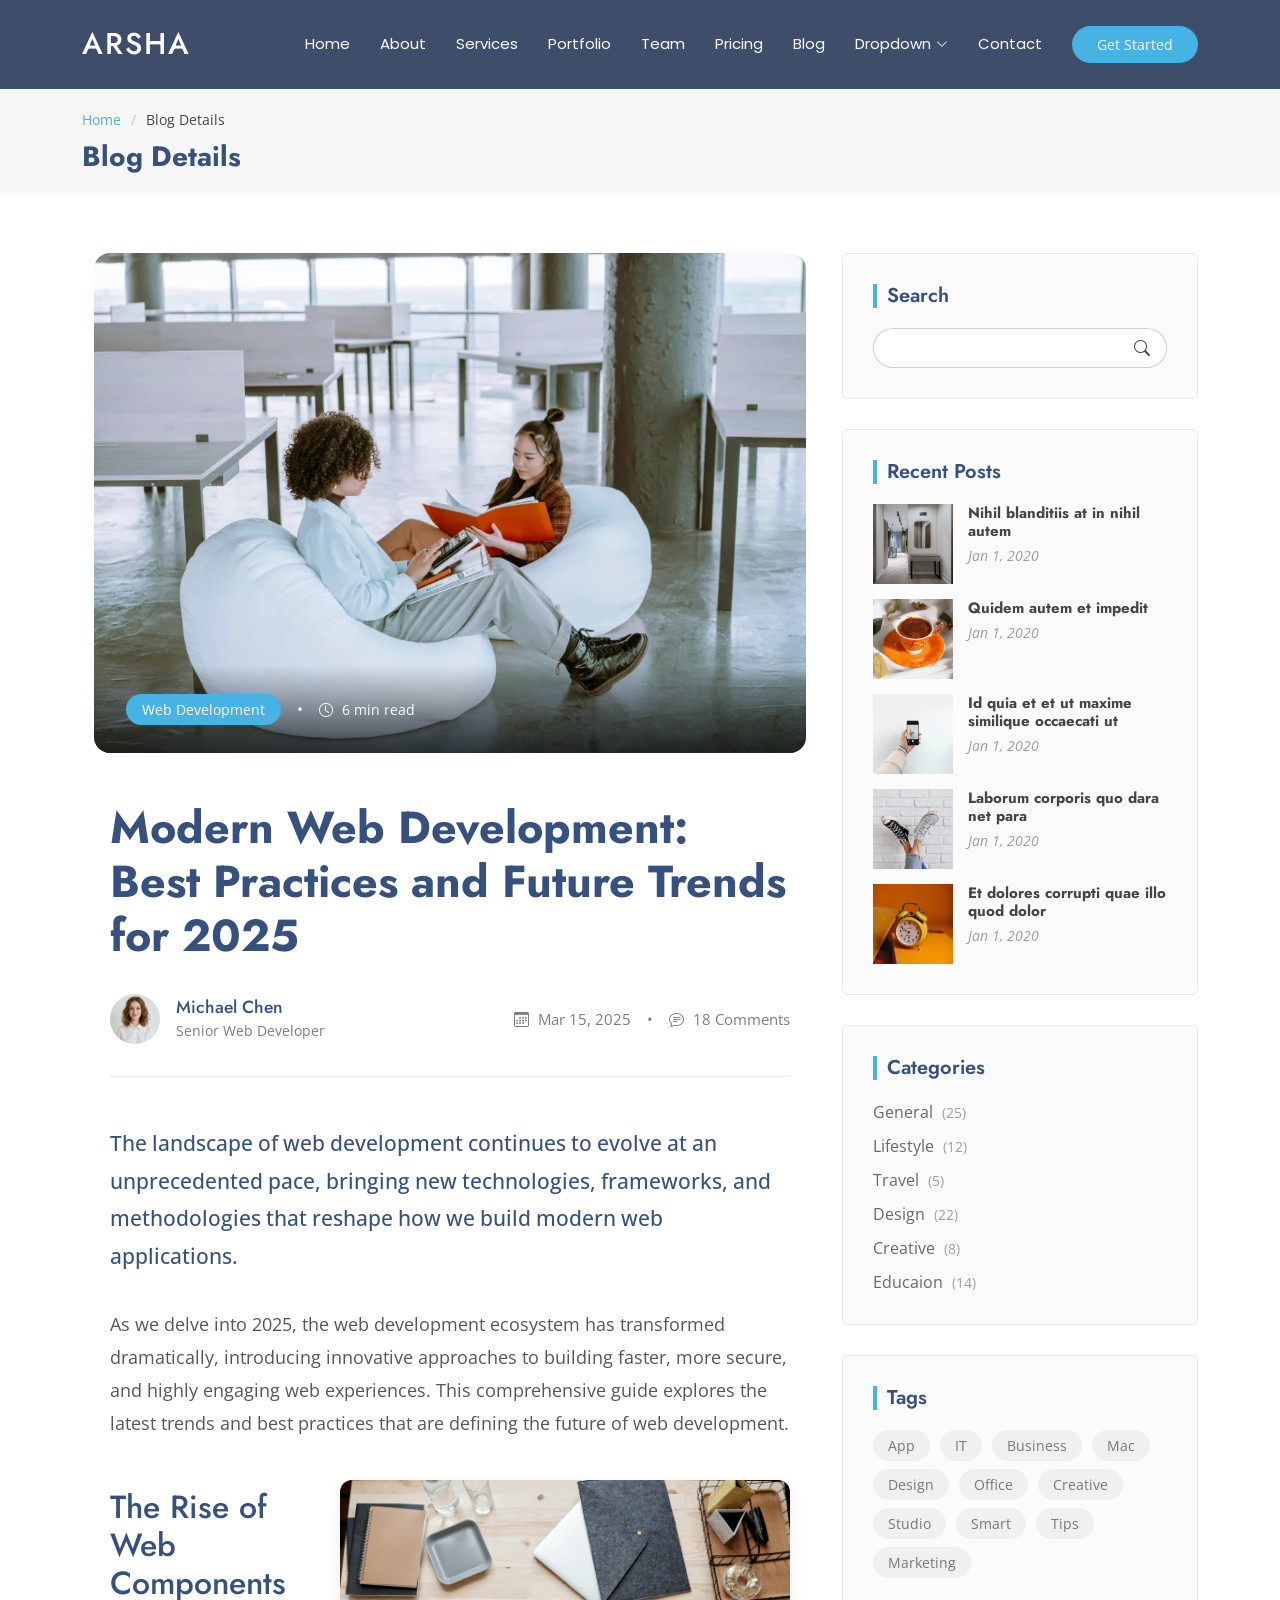
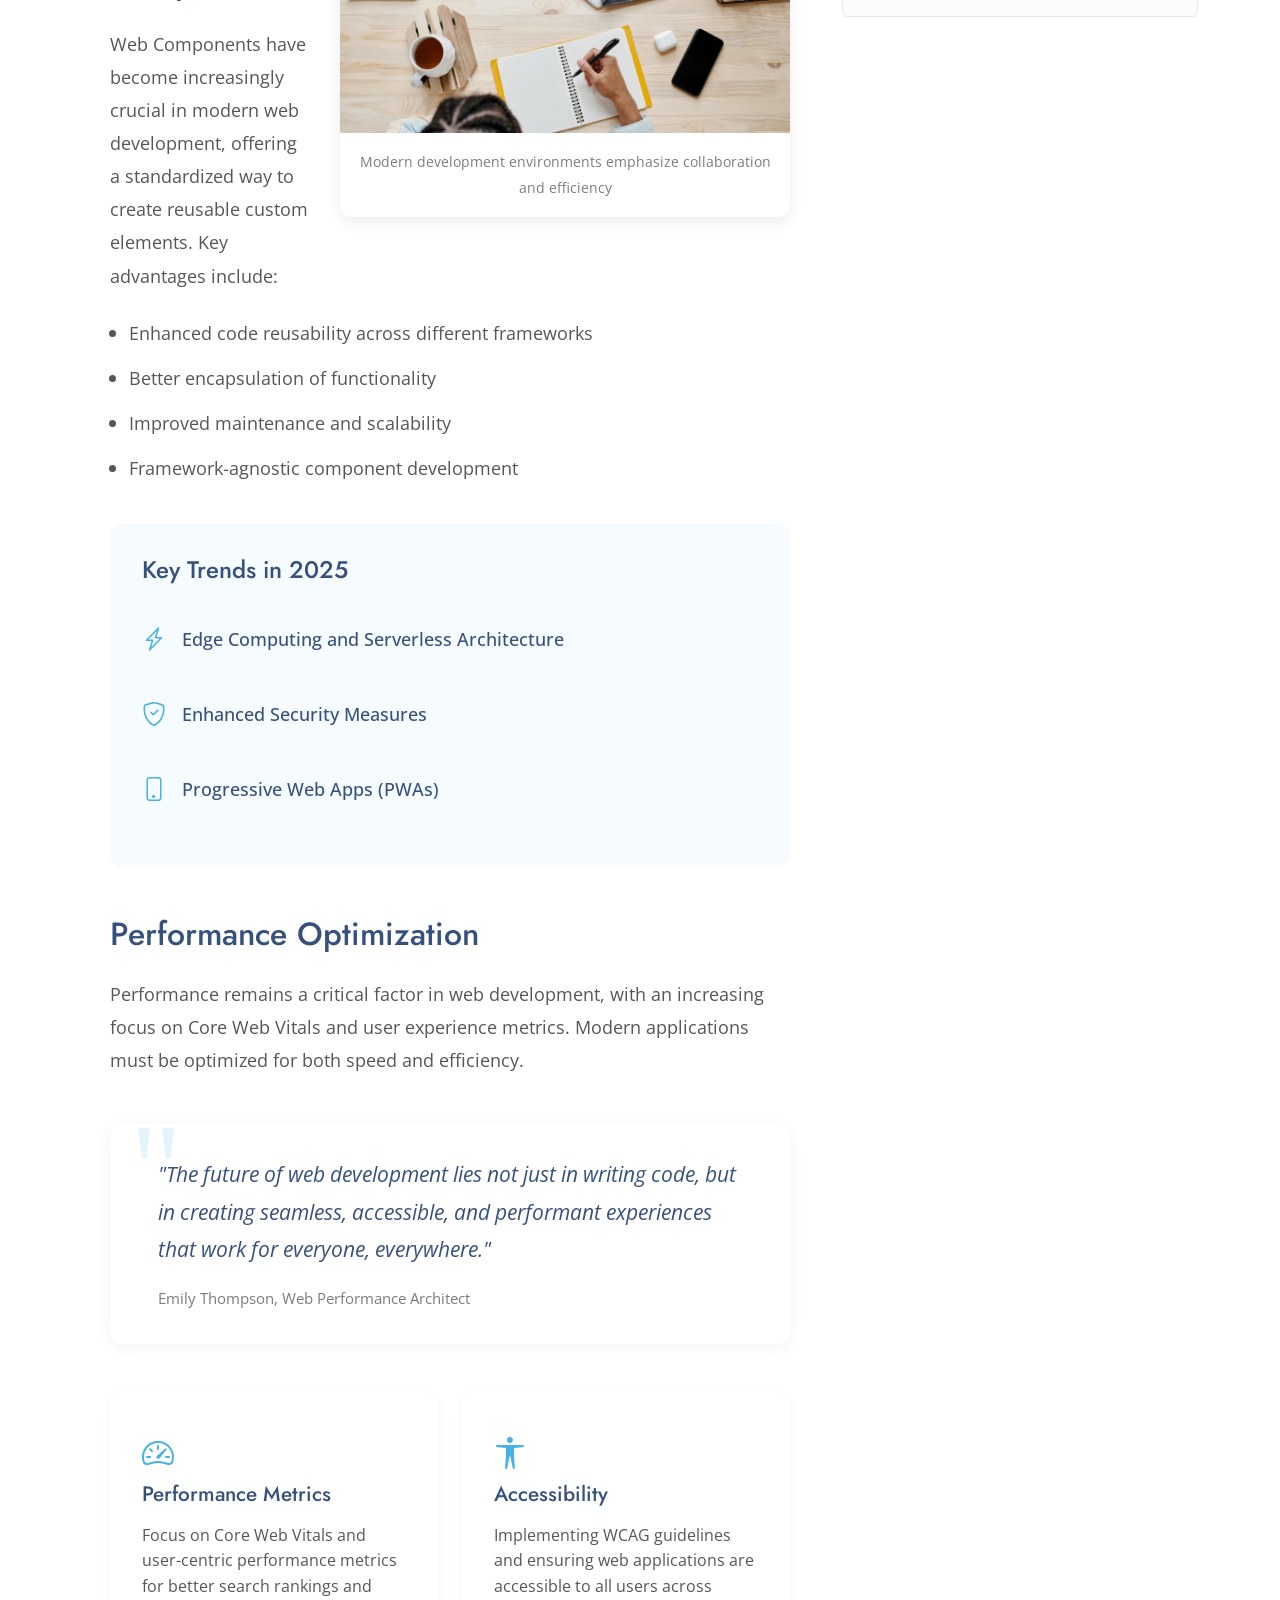
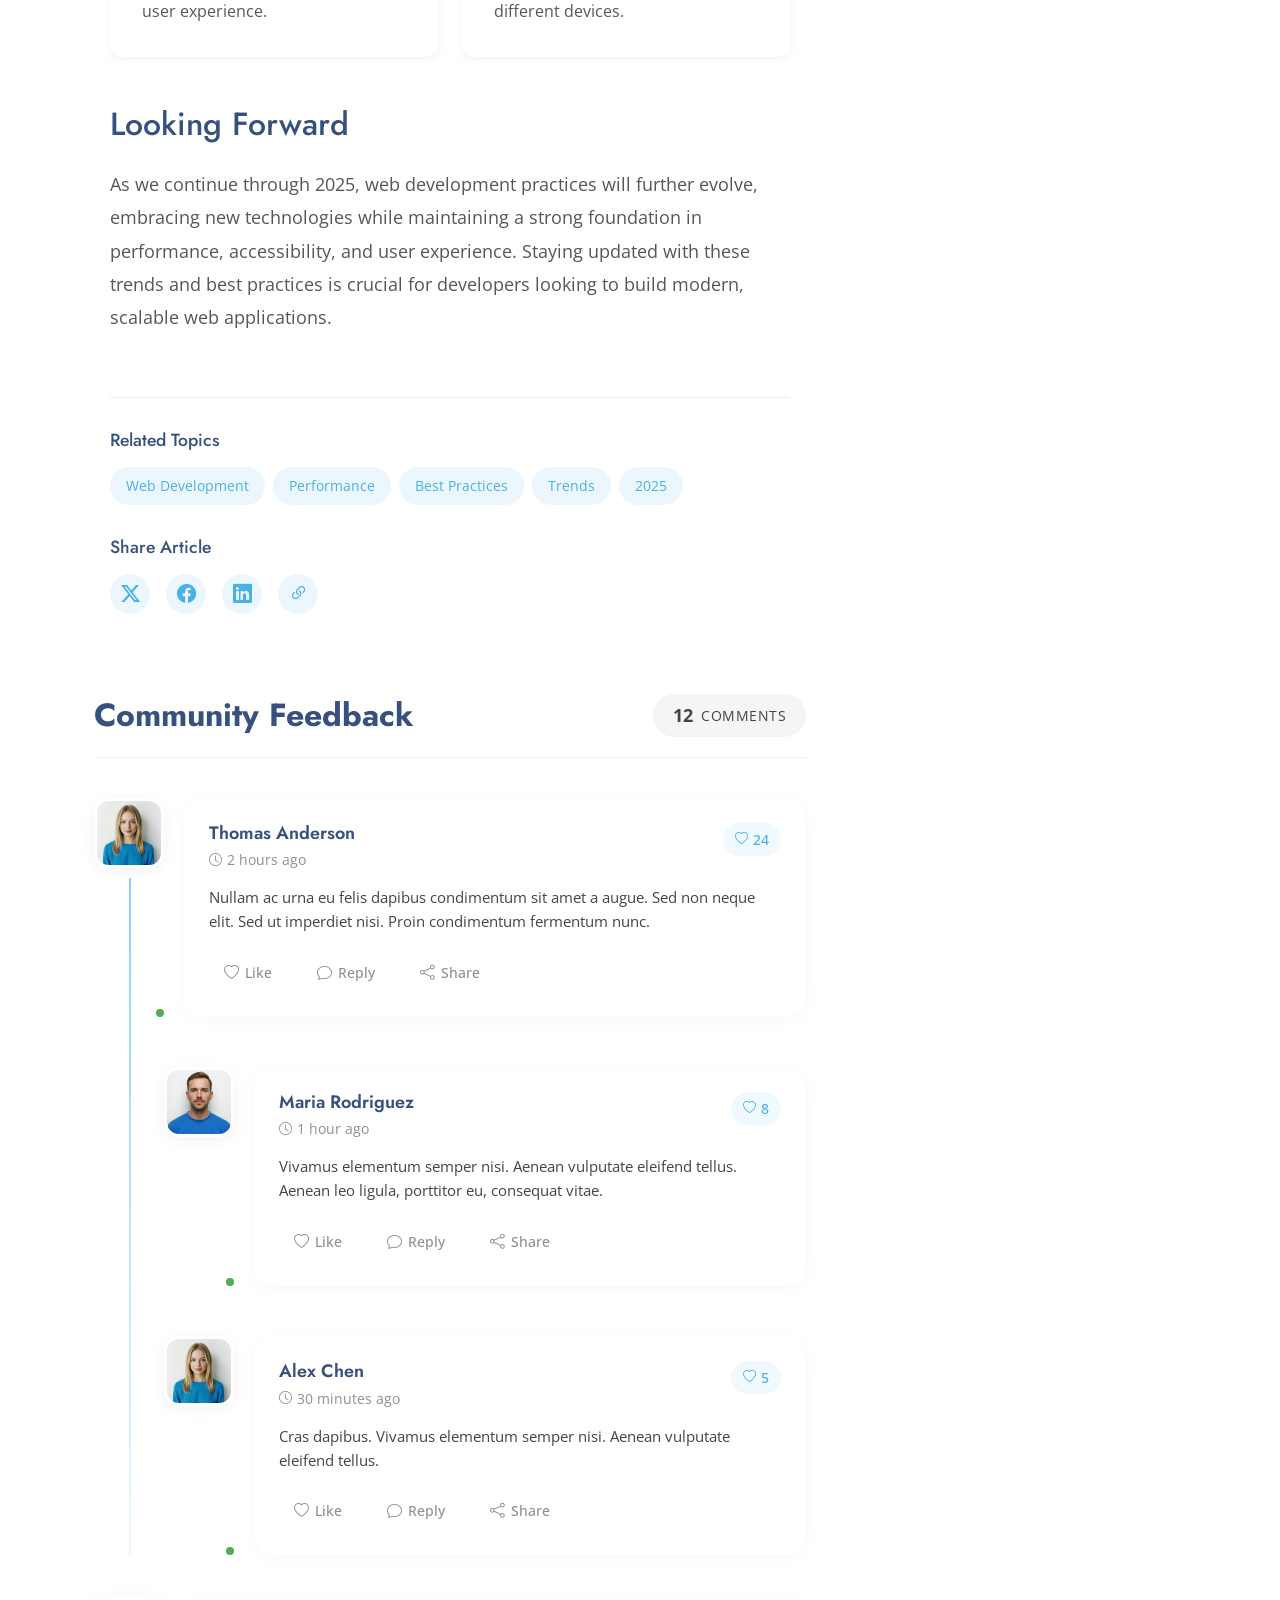
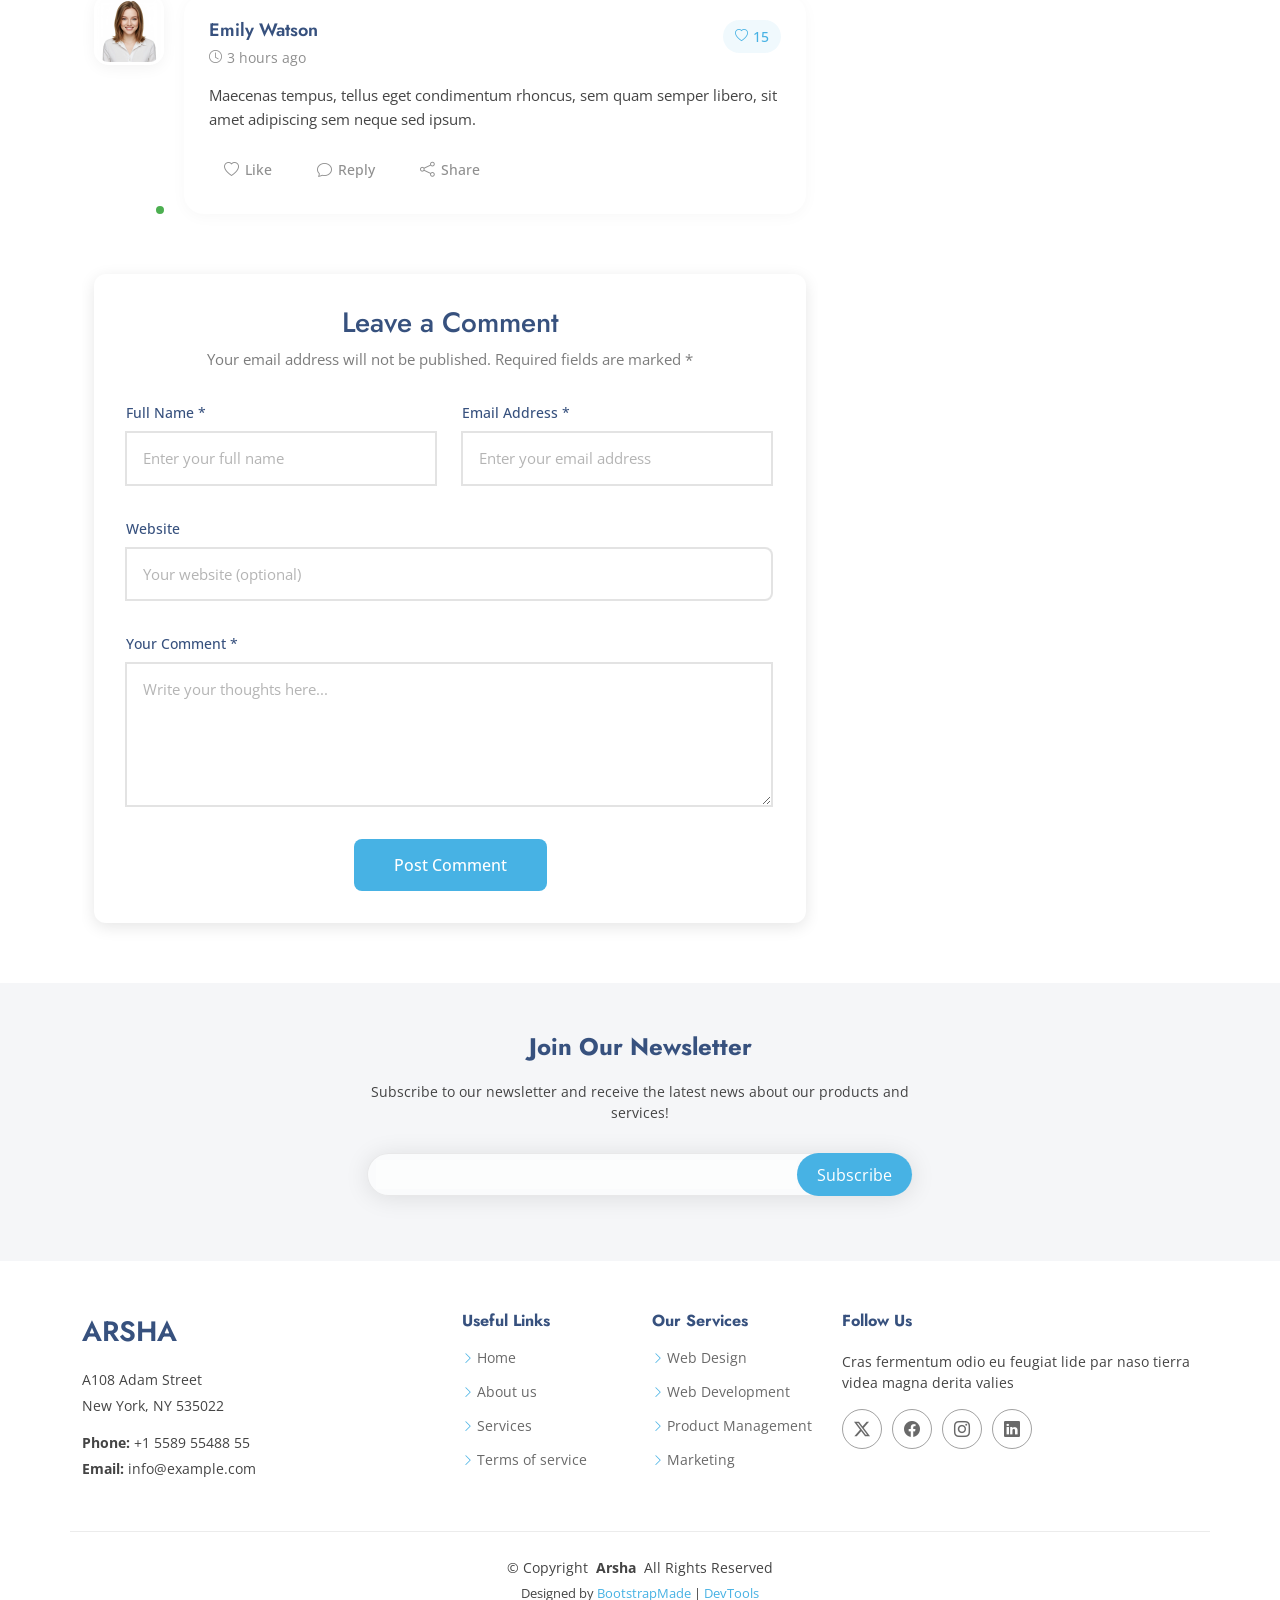
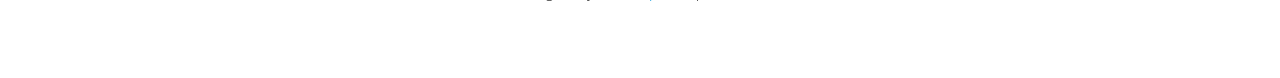
<file: Arsha/blog-details.html>
<!DOCTYPE html>
<html lang="en">

<head>
  <meta charset="utf-8">
  <meta content="width=device-width, initial-scale=1.0" name="viewport">
  <title>Blog Details - Arsha Bootstrap Template</title>
  <meta name="description" content="">
  <meta name="keywords" content="">

  <!-- Favicons -->
  <link href="assets/img/favicon.png" rel="icon">
  <link href="assets/img/apple-touch-icon.png" rel="apple-touch-icon">

  <!-- Fonts -->
  <link href="https://fonts.googleapis.com" rel="preconnect">
  <link href="https://fonts.gstatic.com" rel="preconnect" crossorigin>
  <link href="https://fonts.googleapis.com/css2?family=Open+Sans:ital,wght@0,300;0,400;0,500;0,600;0,700;0,800;1,300;1,400;1,500;1,600;1,700;1,800&family=Poppins:ital,wght@0,100;0,200;0,300;0,400;0,500;0,600;0,700;0,800;0,900;1,100;1,200;1,300;1,400;1,500;1,600;1,700;1,800;1,900&family=Jost:ital,wght@0,100;0,200;0,300;0,400;0,500;0,600;0,700;0,800;0,900;1,100;1,200;1,300;1,400;1,500;1,600;1,700;1,800;1,900&display=swap" rel="stylesheet">

  <!-- Vendor CSS Files -->
  <link href="assets/vendor/bootstrap/css/bootstrap.min.css" rel="stylesheet">
  <link href="assets/vendor/bootstrap-icons/bootstrap-icons.css" rel="stylesheet">
  <link href="assets/vendor/aos/aos.css" rel="stylesheet">
  <link href="assets/vendor/glightbox/css/glightbox.min.css" rel="stylesheet">
  <link href="assets/vendor/swiper/swiper-bundle.min.css" rel="stylesheet">

  <!-- Main CSS File -->
  <link href="assets/css/main.css" rel="stylesheet">

  <!-- =======================================================
  * Template Name: Arsha
  * Template URL: https://bootstrapmade.com/arsha-free-bootstrap-html-template-corporate/
  * Updated: Feb 22 2025 with Bootstrap v5.3.3
  * Author: BootstrapMade.com
  * License: https://bootstrapmade.com/license/
  ======================================================== -->
</head>

<body class="blog-details-page">

  <header id="header" class="header d-flex align-items-center sticky-top">
    <div class="container-fluid container-xl position-relative d-flex align-items-center">

      <a href="index.html" class="logo d-flex align-items-center me-auto">
        <!-- Uncomment the line below if you also wish to use an image logo -->
        <!-- <img src="assets/img/logo.webp" alt=""> -->
        <h1 class="sitename">Arsha</h1>
      </a>

      <nav id="navmenu" class="navmenu">
        <ul>
          <li><a href="#hero">Home</a></li>
          <li><a href="#about">About</a></li>
          <li><a href="#services">Services</a></li>
          <li><a href="#portfolio">Portfolio</a></li>
          <li><a href="#team">Team</a></li>
          <li><a href="#pricing">Pricing</a></li>
          <li><a href="blog.html">Blog</a></li>
          <li class="dropdown"><a href="#"><span>Dropdown</span> <i class="bi bi-chevron-down toggle-dropdown"></i></a>
            <ul>
              <li><a href="#">Dropdown 1</a></li>
              <li class="dropdown"><a href="#"><span>Deep Dropdown</span> <i class="bi bi-chevron-down toggle-dropdown"></i></a>
                <ul>
                  <li><a href="#">Deep Dropdown 1</a></li>
                  <li><a href="#">Deep Dropdown 2</a></li>
                  <li><a href="#">Deep Dropdown 3</a></li>
                  <li><a href="#">Deep Dropdown 4</a></li>
                  <li><a href="#">Deep Dropdown 5</a></li>
                </ul>
              </li>
              <li><a href="#">Dropdown 2</a></li>
              <li><a href="#">Dropdown 3</a></li>
              <li><a href="#">Dropdown 4</a></li>
            </ul>
          </li>
          <li><a href="#contact">Contact</a></li>
        </ul>
        <i class="mobile-nav-toggle d-xl-none bi bi-list"></i>
      </nav>

      <a class="btn-getstarted" href="#about">Get Started</a>

    </div>
  </header>

  <main class="main">

    <!-- Page Title -->
    <div class="page-title" data-aos="fade">
      <div class="container">
        <nav class="breadcrumbs">
          <ol>
            <li><a href="index.html">Home</a></li>
            <li class="current">Blog Details</li>
          </ol>
        </nav>
        <h1>Blog Details</h1>
      </div>
    </div><!-- End Page Title -->

    <div class="container">
      <div class="row">

        <div class="col-lg-8">

          <!-- Blog Details Section -->
          <section id="blog-details" class="blog-details section">
            <div class="container" data-aos="fade-up">

              <article class="article">

                <div class="hero-img" data-aos="zoom-in">
                  <img src="assets/img/blog/blog-post-3.webp" alt="Featured blog image" class="img-fluid" loading="lazy">
                  <div class="meta-overlay">
                    <div class="meta-categories">
                      <a href="#" class="category">Web Development</a>
                      <span class="divider">•</span>
                      <span class="reading-time"><i class="bi bi-clock"></i> 6 min read</span>
                    </div>
                  </div>
                </div>

                <div class="article-content" data-aos="fade-up" data-aos-delay="100">
                  <div class="content-header">
                    <h1 class="title">Modern Web Development: Best Practices and Future Trends for 2025</h1>

                    <div class="author-info">
                      <div class="author-details">
                        <img src="assets/img/person/person-f-8.webp" alt="Author" class="author-img">
                        <div class="info">
                          <h4>Michael Chen</h4>
                          <span class="role">Senior Web Developer</span>
                        </div>
                      </div>
                      <div class="post-meta">
                        <span class="date"><i class="bi bi-calendar3"></i> Mar 15, 2025</span>
                        <span class="divider">•</span>
                        <span class="comments"><i class="bi bi-chat-text"></i> 18 Comments</span>
                      </div>
                    </div>
                  </div>

                  <div class="content">
                    <p class="lead">
                      The landscape of web development continues to evolve at an unprecedented pace, bringing new technologies, frameworks, and methodologies that reshape how we build modern web applications.
                    </p>

                    <p>
                      As we delve into 2025, the web development ecosystem has transformed dramatically, introducing innovative approaches to building faster, more secure, and highly engaging web experiences. This comprehensive guide explores the latest trends and best practices that are defining the future of web development.
                    </p>

                    <div class="content-image right-aligned">
                      <img src="assets/img/blog/blog-hero-2.webp" class="img-fluid" alt="Modern web development tools" loading="lazy">
                      <figcaption>Modern development environments emphasize collaboration and efficiency</figcaption>
                    </div>

                    <h2>The Rise of Web Components</h2>
                    <p>
                      Web Components have become increasingly crucial in modern web development, offering a standardized way to create reusable custom elements. Key advantages include:
                    </p>
                    <ul>
                      <li>Enhanced code reusability across different frameworks</li>
                      <li>Better encapsulation of functionality</li>
                      <li>Improved maintenance and scalability</li>
                      <li>Framework-agnostic component development</li>
                    </ul>

                    <div class="highlight-box">
                      <h3>Key Trends in 2025</h3>
                      <ul class="trend-list">
                        <li>
                          <i class="bi bi-lightning-charge"></i>
                          <span>Edge Computing and Serverless Architecture</span>
                        </li>
                        <li>
                          <i class="bi bi-shield-check"></i>
                          <span>Enhanced Security Measures</span>
                        </li>
                        <li>
                          <i class="bi bi-phone"></i>
                          <span>Progressive Web Apps (PWAs)</span>
                        </li>
                      </ul>
                    </div>

                    <h2>Performance Optimization</h2>
                    <p>
                      Performance remains a critical factor in web development, with an increasing focus on Core Web Vitals and user experience metrics. Modern applications must be optimized for both speed and efficiency.
                    </p>

                    <blockquote>
                      <p>
                        "The future of web development lies not just in writing code, but in creating seamless, accessible, and performant experiences that work for everyone, everywhere."
                      </p>
                      <cite>Emily Thompson, Web Performance Architect</cite>
                    </blockquote>

                    <div class="content-grid">
                      <div class="row g-4">
                        <div class="col-md-6">
                          <div class="info-card">
                            <i class="bi bi-speedometer2"></i>
                            <h4>Performance Metrics</h4>
                            <p>Focus on Core Web Vitals and user-centric performance metrics for better search rankings and user experience.</p>
                          </div>
                        </div>
                        <div class="col-md-6">
                          <div class="info-card">
                            <i class="bi bi-universal-access"></i>
                            <h4>Accessibility</h4>
                            <p>Implementing WCAG guidelines and ensuring web applications are accessible to all users across different devices.</p>
                          </div>
                        </div>
                      </div>
                    </div>

                    <h2>Looking Forward</h2>
                    <p>
                      As we continue through 2025, web development practices will further evolve, embracing new technologies while maintaining a strong foundation in performance, accessibility, and user experience. Staying updated with these trends and best practices is crucial for developers looking to build modern, scalable web applications.
                    </p>
                  </div>

                  <div class="meta-bottom">
                    <div class="tags-section">
                      <h4>Related Topics</h4>
                      <div class="tags">
                        <a href="#" class="tag">Web Development</a>
                        <a href="#" class="tag">Performance</a>
                        <a href="#" class="tag">Best Practices</a>
                        <a href="#" class="tag">Trends</a>
                        <a href="#" class="tag">2025</a>
                      </div>
                    </div>

                    <div class="share-section">
                      <h4>Share Article</h4>
                      <div class="social-links">
                        <a href="#" class="twitter"><i class="bi bi-twitter-x"></i></a>
                        <a href="#" class="facebook"><i class="bi bi-facebook"></i></a>
                        <a href="#" class="linkedin"><i class="bi bi-linkedin"></i></a>
                        <a href="#" class="copy-link" title="Copy Link"><i class="bi bi-link-45deg"></i></a>
                      </div>
                    </div>
                  </div>
                </div>

              </article>

            </div>
          </section><!-- /Blog Details Section -->

          <!-- Blog Comments Section -->
          <section id="blog-comments" class="blog-comments section">

            <div class="container" data-aos="fade-up" data-aos-delay="100">

              <div class="blog-comments-4">
                <div class="comments-header">
                  <h3 class="title">Community Feedback</h3>
                  <div class="comments-stats">
                    <span class="count">12</span>
                    <span class="label">Comments</span>
                  </div>
                </div>

                <div class="comments-container">
                  <!-- Comment #1 -->
                  <div class="comment-thread">
                    <div class="comment-box">
                      <div class="comment-wrapper">
                        <div class="avatar-wrapper">
                          <img src="assets/img/person/person-f-9.webp" alt="Avatar" loading="lazy">
                          <span class="status-indicator"></span>
                        </div>

                        <div class="comment-content">
                          <div class="comment-header">
                            <div class="user-info">
                              <h4>Thomas Anderson</h4>
                              <span class="time-badge">
                                <i class="bi bi-clock"></i>
                                2 hours ago
                              </span>
                            </div>
                            <div class="engagement">
                              <span class="likes">
                                <i class="bi bi-heart"></i>
                                24
                              </span>
                            </div>
                          </div>

                          <div class="comment-body">
                            <p>Nullam ac urna eu felis dapibus condimentum sit amet a augue. Sed non neque elit. Sed ut imperdiet nisi. Proin condimentum fermentum nunc.</p>
                          </div>

                          <div class="comment-actions">
                            <button class="action-btn like-btn" aria-label="Like comment">
                              <i class="bi bi-heart"></i>
                              <span>Like</span>
                            </button>
                            <button class="action-btn reply-btn" aria-label="Reply to comment">
                              <i class="bi bi-chat"></i>
                              <span>Reply</span>
                            </button>
                            <button class="action-btn share-btn" aria-label="Share comment">
                              <i class="bi bi-share"></i>
                              <span>Share</span>
                            </button>
                          </div>
                        </div>
                      </div>
                    </div>

                    <!-- Replies Container -->
                    <div class="replies-container">
                      <!-- Reply #1 -->
                      <div class="comment-box reply">
                        <div class="comment-wrapper">
                          <div class="avatar-wrapper">
                            <img src="assets/img/person/person-m-9.webp" alt="Avatar" loading="lazy">
                            <span class="status-indicator"></span>
                          </div>

                          <div class="comment-content">
                            <div class="comment-header">
                              <div class="user-info">
                                <h4>Maria Rodriguez</h4>
                                <span class="time-badge">
                                  <i class="bi bi-clock"></i>
                                  1 hour ago
                                </span>
                              </div>
                              <div class="engagement">
                                <span class="likes">
                                  <i class="bi bi-heart"></i>
                                  8
                                </span>
                              </div>
                            </div>

                            <div class="comment-body">
                              <p>Vivamus elementum semper nisi. Aenean vulputate eleifend tellus. Aenean leo ligula, porttitor eu, consequat vitae.</p>
                            </div>

                            <div class="comment-actions">
                              <button class="action-btn like-btn" aria-label="Like comment">
                                <i class="bi bi-heart"></i>
                                <span>Like</span>
                              </button>
                              <button class="action-btn reply-btn" aria-label="Reply to comment">
                                <i class="bi bi-chat"></i>
                                <span>Reply</span>
                              </button>
                              <button class="action-btn share-btn" aria-label="Share comment">
                                <i class="bi bi-share"></i>
                                <span>Share</span>
                              </button>
                            </div>
                          </div>
                        </div>
                      </div>

                      <!-- Reply #2 -->
                      <div class="comment-box reply">
                        <div class="comment-wrapper">
                          <div class="avatar-wrapper">
                            <img src="assets/img/person/person-f-9.webp" alt="Avatar" loading="lazy">
                            <span class="status-indicator"></span>
                          </div>

                          <div class="comment-content">
                            <div class="comment-header">
                              <div class="user-info">
                                <h4>Alex Chen</h4>
                                <span class="time-badge">
                                  <i class="bi bi-clock"></i>
                                  30 minutes ago
                                </span>
                              </div>
                              <div class="engagement">
                                <span class="likes">
                                  <i class="bi bi-heart"></i>
                                  5
                                </span>
                              </div>
                            </div>

                            <div class="comment-body">
                              <p>Cras dapibus. Vivamus elementum semper nisi. Aenean vulputate eleifend tellus.</p>
                            </div>

                            <div class="comment-actions">
                              <button class="action-btn like-btn" aria-label="Like comment">
                                <i class="bi bi-heart"></i>
                                <span>Like</span>
                              </button>
                              <button class="action-btn reply-btn" aria-label="Reply to comment">
                                <i class="bi bi-chat"></i>
                                <span>Reply</span>
                              </button>
                              <button class="action-btn share-btn" aria-label="Share comment">
                                <i class="bi bi-share"></i>
                                <span>Share</span>
                              </button>
                            </div>
                          </div>
                        </div>
                      </div>
                    </div>
                  </div>

                  <!-- Comment #2 -->
                  <div class="comment-thread">
                    <div class="comment-box">
                      <div class="comment-wrapper">
                        <div class="avatar-wrapper">
                          <img src="assets/img/person/person-f-7.webp" alt="Avatar" loading="lazy">
                          <span class="status-indicator"></span>
                        </div>

                        <div class="comment-content">
                          <div class="comment-header">
                            <div class="user-info">
                              <h4>Emily Watson</h4>
                              <span class="time-badge">
                                <i class="bi bi-clock"></i>
                                3 hours ago
                              </span>
                            </div>
                            <div class="engagement">
                              <span class="likes">
                                <i class="bi bi-heart"></i>
                                15
                              </span>
                            </div>
                          </div>

                          <div class="comment-body">
                            <p>Maecenas tempus, tellus eget condimentum rhoncus, sem quam semper libero, sit amet adipiscing sem neque sed ipsum.</p>
                          </div>

                          <div class="comment-actions">
                            <button class="action-btn like-btn" aria-label="Like comment">
                              <i class="bi bi-heart"></i>
                              <span>Like</span>
                            </button>
                            <button class="action-btn reply-btn" aria-label="Reply to comment">
                              <i class="bi bi-chat"></i>
                              <span>Reply</span>
                            </button>
                            <button class="action-btn share-btn" aria-label="Share comment">
                              <i class="bi bi-share"></i>
                              <span>Share</span>
                            </button>
                          </div>
                        </div>
                      </div>
                    </div>
                  </div>
                </div>
              </div>

            </div>

          </section><!-- /Blog Comments Section -->

          <!-- Blog Comment Form Section -->
          <section id="blog-comment-form" class="blog-comment-form section">

            <div class="container" data-aos="fade-up" data-aos-delay="100">

              <form method="post" role="form">

                <div class="form-header">
                  <h3>Leave a Comment</h3>
                  <p>Your email address will not be published. Required fields are marked *</p>
                </div>

                <div class="row gy-3">
                  <div class="col-md-6">
                    <div class="input-group">
                      <label for="name">Full Name *</label>
                      <input type="text" name="name" id="name" placeholder="Enter your full name" required="">
                      <span class="error-text">Please enter your name</span>
                    </div>
                  </div>

                  <div class="col-md-6">
                    <div class="input-group">
                      <label for="email">Email Address *</label>
                      <input type="email" name="email" id="email" placeholder="Enter your email address" required="">
                      <span class="error-text">Please enter a valid email address</span>
                    </div>
                  </div>

                  <div class="col-12">
                    <div class="input-group">
                      <label for="website">Website</label>
                      <input type="url" name="website" id="website" placeholder="Your website (optional)">
                    </div>
                  </div>

                  <div class="col-12">
                    <div class="input-group">
                      <label for="comment">Your Comment *</label>
                      <textarea name="comment" id="comment" rows="5" placeholder="Write your thoughts here..." required=""></textarea>
                      <span class="error-text">Please enter your comment</span>
                    </div>
                  </div>

                  <div class="col-12 text-center">
                    <button type="submit">Post Comment</button>
                  </div>
                </div>

              </form>

            </div>

          </section><!-- /Blog Comment Form Section -->

        </div>

        <div class="col-lg-4 sidebar">

          <div class="widgets-container" data-aos="fade-up" data-aos-delay="200">

            <!-- Search Widget -->
            <div class="search-widget widget-item">

              <h3 class="widget-title">Search</h3>
              <form action="">
                <input type="text">
                <button type="submit" title="Search"><i class="bi bi-search"></i></button>
              </form>

            </div><!--/Search Widget -->

            <!-- Recent Posts Widget -->
            <div class="recent-posts-widget widget-item">

              <h3 class="widget-title">Recent Posts</h3>

              <div class="post-item">
                <img src="assets/img/blog/blog-post-square-1.webp" alt="" class="flex-shrink-0">
                <div>
                  <h4><a href="blog-details.html">Nihil blanditiis at in nihil autem</a></h4>
                  <time datetime="2020-01-01">Jan 1, 2020</time>
                </div>
              </div><!-- End recent post item-->

              <div class="post-item">
                <img src="assets/img/blog/blog-post-square-2.webp" alt="" class="flex-shrink-0">
                <div>
                  <h4><a href="blog-details.html">Quidem autem et impedit</a></h4>
                  <time datetime="2020-01-01">Jan 1, 2020</time>
                </div>
              </div><!-- End recent post item-->

              <div class="post-item">
                <img src="assets/img/blog/blog-post-square-3.webp" alt="" class="flex-shrink-0">
                <div>
                  <h4><a href="blog-details.html">Id quia et et ut maxime similique occaecati ut</a></h4>
                  <time datetime="2020-01-01">Jan 1, 2020</time>
                </div>
              </div><!-- End recent post item-->

              <div class="post-item">
                <img src="assets/img/blog/blog-post-square-4.webp" alt="" class="flex-shrink-0">
                <div>
                  <h4><a href="blog-details.html">Laborum corporis quo dara net para</a></h4>
                  <time datetime="2020-01-01">Jan 1, 2020</time>
                </div>
              </div><!-- End recent post item-->

              <div class="post-item">
                <img src="assets/img/blog/blog-post-square-5.webp" alt="" class="flex-shrink-0">
                <div>
                  <h4><a href="blog-details.html">Et dolores corrupti quae illo quod dolor</a></h4>
                  <time datetime="2020-01-01">Jan 1, 2020</time>
                </div>
              </div><!-- End recent post item-->

            </div><!--/Recent Posts Widget -->

            <!-- Categories Widget -->
            <div class="categories-widget widget-item">

              <h3 class="widget-title">Categories</h3>
              <ul class="mt-3">
                <li><a href="#">General <span>(25)</span></a></li>
                <li><a href="#">Lifestyle <span>(12)</span></a></li>
                <li><a href="#">Travel <span>(5)</span></a></li>
                <li><a href="#">Design <span>(22)</span></a></li>
                <li><a href="#">Creative <span>(8)</span></a></li>
                <li><a href="#">Educaion <span>(14)</span></a></li>
              </ul>

            </div><!--/Categories Widget -->

            <!-- Tags Widget -->
            <div class="tags-widget widget-item">

              <h3 class="widget-title">Tags</h3>
              <ul>
                <li><a href="#">App</a></li>
                <li><a href="#">IT</a></li>
                <li><a href="#">Business</a></li>
                <li><a href="#">Mac</a></li>
                <li><a href="#">Design</a></li>
                <li><a href="#">Office</a></li>
                <li><a href="#">Creative</a></li>
                <li><a href="#">Studio</a></li>
                <li><a href="#">Smart</a></li>
                <li><a href="#">Tips</a></li>
                <li><a href="#">Marketing</a></li>
              </ul>

            </div><!--/Tags Widget -->

          </div>

        </div>

      </div>
    </div>

  </main>

  <footer id="footer" class="footer">

    <div class="footer-newsletter">
      <div class="container">
        <div class="row justify-content-center text-center">
          <div class="col-lg-6">
            <h4>Join Our Newsletter</h4>
            <p>Subscribe to our newsletter and receive the latest news about our products and services!</p>
            <form action="forms/newsletter.php" method="post" class="php-email-form">
              <div class="newsletter-form"><input type="email" name="email"><input type="submit" value="Subscribe"></div>
              <div class="loading">Loading</div>
              <div class="error-message"></div>
              <div class="sent-message">Your subscription request has been sent. Thank you!</div>
            </form>
          </div>
        </div>
      </div>
    </div>

    <div class="container footer-top">
      <div class="row gy-4">
        <div class="col-lg-4 col-md-6 footer-about">
          <a href="index.html" class="d-flex align-items-center">
            <span class="sitename">Arsha</span>
          </a>
          <div class="footer-contact pt-3">
            <p>A108 Adam Street</p>
            <p>New York, NY 535022</p>
            <p class="mt-3"><strong>Phone:</strong> <span>+1 5589 55488 55</span></p>
            <p><strong>Email:</strong> <span>info@example.com</span></p>
          </div>
        </div>

        <div class="col-lg-2 col-md-3 footer-links">
          <h4>Useful Links</h4>
          <ul>
            <li><i class="bi bi-chevron-right"></i> <a href="#">Home</a></li>
            <li><i class="bi bi-chevron-right"></i> <a href="#">About us</a></li>
            <li><i class="bi bi-chevron-right"></i> <a href="#">Services</a></li>
            <li><i class="bi bi-chevron-right"></i> <a href="#">Terms of service</a></li>
          </ul>
        </div>

        <div class="col-lg-2 col-md-3 footer-links">
          <h4>Our Services</h4>
          <ul>
            <li><i class="bi bi-chevron-right"></i> <a href="#">Web Design</a></li>
            <li><i class="bi bi-chevron-right"></i> <a href="#">Web Development</a></li>
            <li><i class="bi bi-chevron-right"></i> <a href="#">Product Management</a></li>
            <li><i class="bi bi-chevron-right"></i> <a href="#">Marketing</a></li>
          </ul>
        </div>

        <div class="col-lg-4 col-md-12">
          <h4>Follow Us</h4>
          <p>Cras fermentum odio eu feugiat lide par naso tierra videa magna derita valies</p>
          <div class="social-links d-flex">
            <a href=""><i class="bi bi-twitter-x"></i></a>
            <a href=""><i class="bi bi-facebook"></i></a>
            <a href=""><i class="bi bi-instagram"></i></a>
            <a href=""><i class="bi bi-linkedin"></i></a>
          </div>
        </div>

      </div>
    </div>

    <div class="container copyright text-center mt-4">
      <p>© <span>Copyright</span> <strong class="px-1 sitename">Arsha</strong> <span>All Rights Reserved</span></p>
      <div class="credits">
        <!-- All the links in the footer should remain intact. -->
        <!-- You can delete the links only if you've purchased the pro version. -->
        <!-- Licensing information: https://bootstrapmade.com/license/ -->
        <!-- Purchase the pro version with working PHP/AJAX contact form: [buy-url] -->
        Designed by <a href="https://bootstrapmade.com/">BootstrapMade</a> | <a href="https://bootstrapmade.com/tools/">DevTools</a>
      </div>
    </div>

  </footer>

  <!-- Scroll Top -->
  <a href="#" id="scroll-top" class="scroll-top d-flex align-items-center justify-content-center"><i class="bi bi-arrow-up-short"></i></a>

  <!-- Preloader -->
  <div id="preloader"></div>

  <!-- Vendor JS Files -->
  <script src="assets/vendor/bootstrap/js/bootstrap.bundle.min.js"></script>
  <script src="assets/vendor/php-email-form/validate.js"></script>
  <script src="assets/vendor/aos/aos.js"></script>
  <script src="assets/vendor/glightbox/js/glightbox.min.js"></script>
  <script src="assets/vendor/swiper/swiper-bundle.min.js"></script>
  <script src="assets/vendor/waypoints/noframework.waypoints.js"></script>
  <script src="assets/vendor/imagesloaded/imagesloaded.pkgd.min.js"></script>
  <script src="assets/vendor/isotope-layout/isotope.pkgd.min.js"></script>

  <!-- Main JS File -->
  <script src="assets/js/main.js"></script>

</body>

</html>
</file>
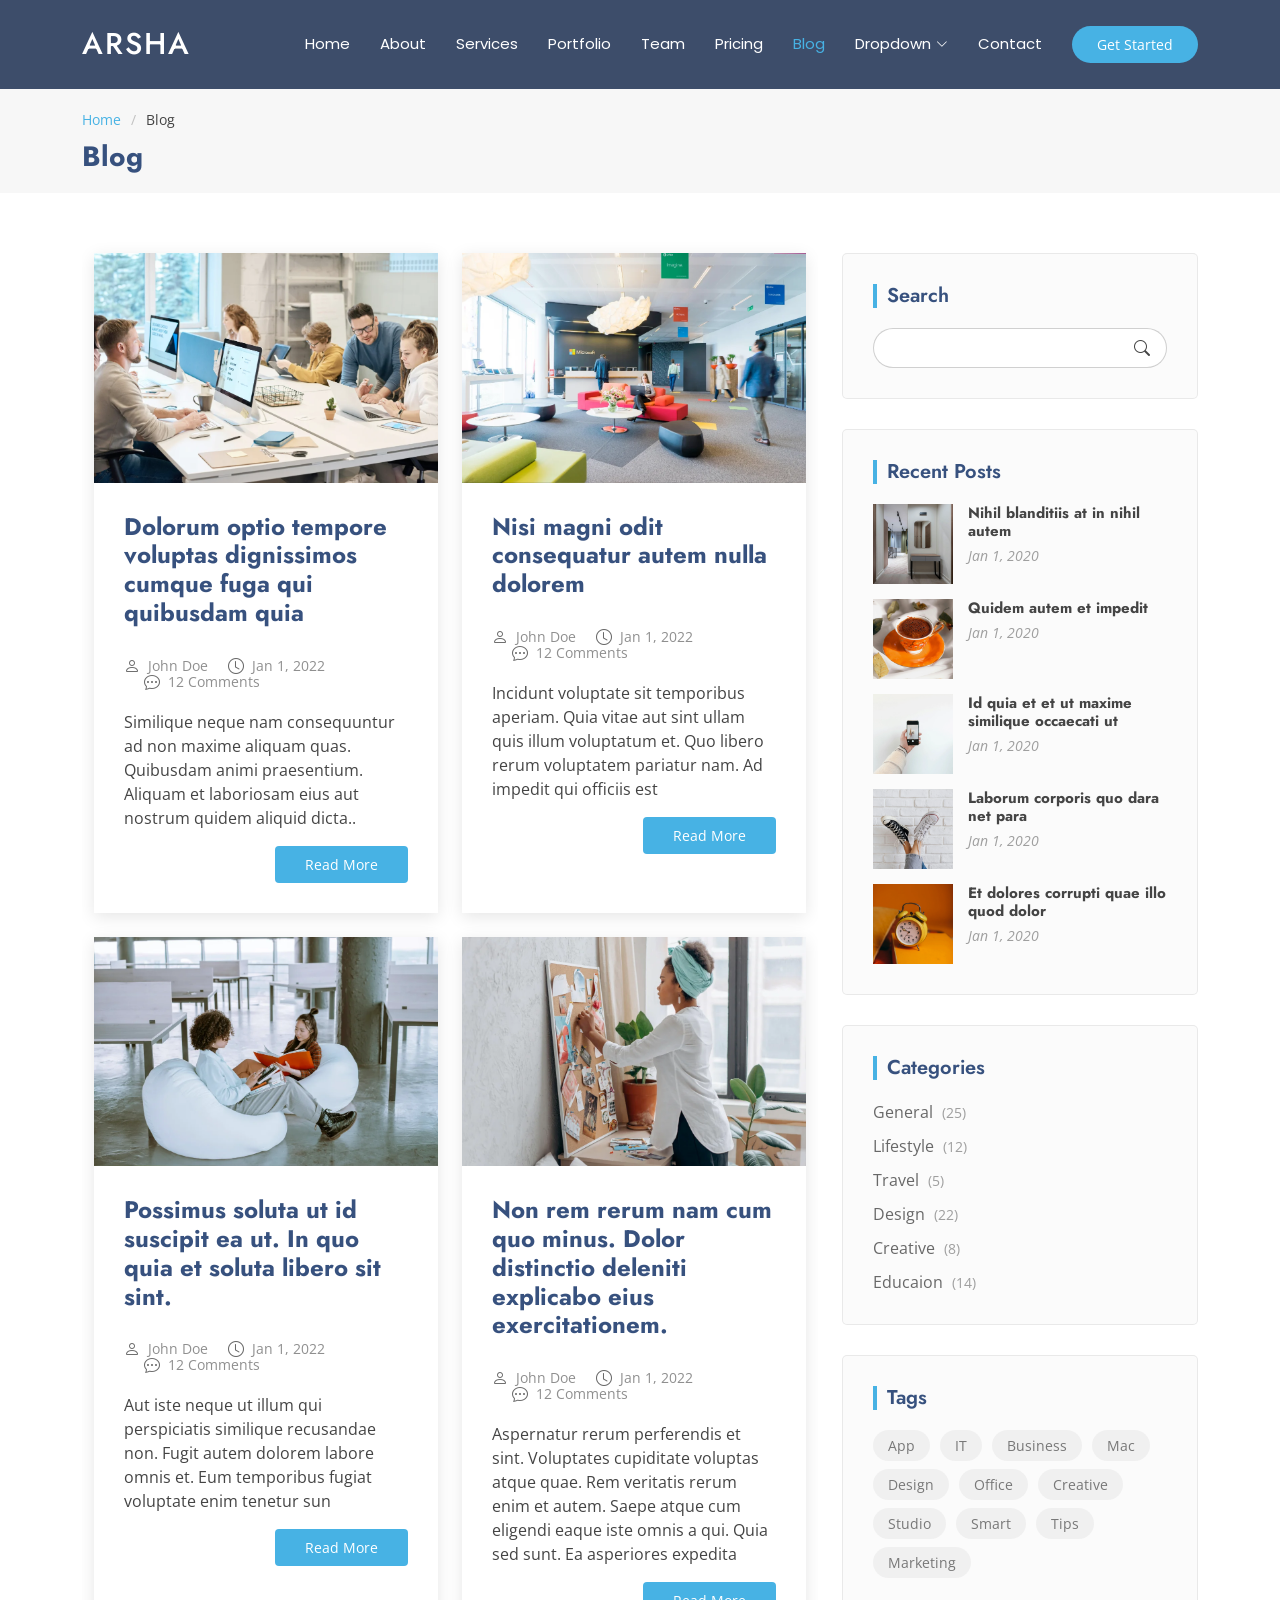
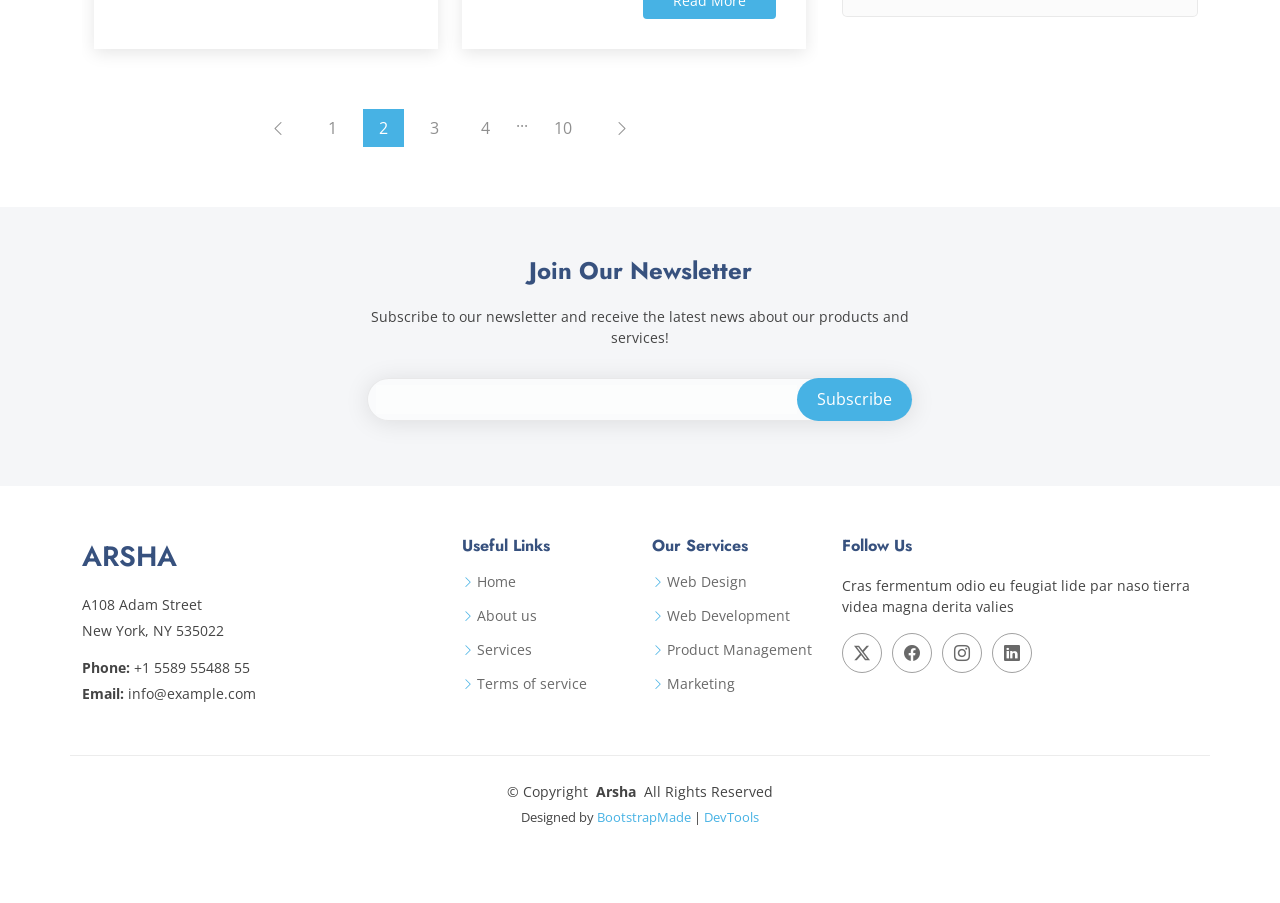
<file: Arsha/blog.html>
<!DOCTYPE html>
<html lang="en">

<head>
  <meta charset="utf-8">
  <meta content="width=device-width, initial-scale=1.0" name="viewport">
  <title>Blog - Arsha Bootstrap Template</title>
  <meta name="description" content="">
  <meta name="keywords" content="">

  <!-- Favicons -->
  <link href="assets/img/favicon.png" rel="icon">
  <link href="assets/img/apple-touch-icon.png" rel="apple-touch-icon">

  <!-- Fonts -->
  <link href="https://fonts.googleapis.com" rel="preconnect">
  <link href="https://fonts.gstatic.com" rel="preconnect" crossorigin>
  <link href="https://fonts.googleapis.com/css2?family=Open+Sans:ital,wght@0,300;0,400;0,500;0,600;0,700;0,800;1,300;1,400;1,500;1,600;1,700;1,800&family=Poppins:ital,wght@0,100;0,200;0,300;0,400;0,500;0,600;0,700;0,800;0,900;1,100;1,200;1,300;1,400;1,500;1,600;1,700;1,800;1,900&family=Jost:ital,wght@0,100;0,200;0,300;0,400;0,500;0,600;0,700;0,800;0,900;1,100;1,200;1,300;1,400;1,500;1,600;1,700;1,800;1,900&display=swap" rel="stylesheet">

  <!-- Vendor CSS Files -->
  <link href="assets/vendor/bootstrap/css/bootstrap.min.css" rel="stylesheet">
  <link href="assets/vendor/bootstrap-icons/bootstrap-icons.css" rel="stylesheet">
  <link href="assets/vendor/aos/aos.css" rel="stylesheet">
  <link href="assets/vendor/glightbox/css/glightbox.min.css" rel="stylesheet">
  <link href="assets/vendor/swiper/swiper-bundle.min.css" rel="stylesheet">

  <!-- Main CSS File -->
  <link href="assets/css/main.css" rel="stylesheet">

  <!-- =======================================================
  * Template Name: Arsha
  * Template URL: https://bootstrapmade.com/arsha-free-bootstrap-html-template-corporate/
  * Updated: Feb 22 2025 with Bootstrap v5.3.3
  * Author: BootstrapMade.com
  * License: https://bootstrapmade.com/license/
  ======================================================== -->
</head>

<body class="blog-page">

  <header id="header" class="header d-flex align-items-center sticky-top">
    <div class="container-fluid container-xl position-relative d-flex align-items-center">

      <a href="index.html" class="logo d-flex align-items-center me-auto">
        <!-- Uncomment the line below if you also wish to use an image logo -->
        <!-- <img src="assets/img/logo.webp" alt=""> -->
        <h1 class="sitename">Arsha</h1>
      </a>

      <nav id="navmenu" class="navmenu">
        <ul>
          <li><a href="#hero">Home</a></li>
          <li><a href="#about">About</a></li>
          <li><a href="#services">Services</a></li>
          <li><a href="#portfolio">Portfolio</a></li>
          <li><a href="#team">Team</a></li>
          <li><a href="#pricing">Pricing</a></li>
          <li><a href="blog.html" class="active">Blog</a></li>
          <li class="dropdown"><a href="#"><span>Dropdown</span> <i class="bi bi-chevron-down toggle-dropdown"></i></a>
            <ul>
              <li><a href="#">Dropdown 1</a></li>
              <li class="dropdown"><a href="#"><span>Deep Dropdown</span> <i class="bi bi-chevron-down toggle-dropdown"></i></a>
                <ul>
                  <li><a href="#">Deep Dropdown 1</a></li>
                  <li><a href="#">Deep Dropdown 2</a></li>
                  <li><a href="#">Deep Dropdown 3</a></li>
                  <li><a href="#">Deep Dropdown 4</a></li>
                  <li><a href="#">Deep Dropdown 5</a></li>
                </ul>
              </li>
              <li><a href="#">Dropdown 2</a></li>
              <li><a href="#">Dropdown 3</a></li>
              <li><a href="#">Dropdown 4</a></li>
            </ul>
          </li>
          <li><a href="#contact">Contact</a></li>
        </ul>
        <i class="mobile-nav-toggle d-xl-none bi bi-list"></i>
      </nav>

      <a class="btn-getstarted" href="#about">Get Started</a>

    </div>
  </header>

  <main class="main">

    <!-- Page Title -->
    <div class="page-title" data-aos="fade">
      <div class="container">
        <nav class="breadcrumbs">
          <ol>
            <li><a href="index.html">Home</a></li>
            <li class="current">Blog</li>
          </ol>
        </nav>
        <h1>Blog</h1>
      </div>
    </div><!-- End Page Title -->

    <div class="container">
      <div class="row">

        <div class="col-lg-8">

          <!-- Blog Posts Section -->
          <section id="blog-posts" class="blog-posts section">

            <div class="container" data-aos="fade-up" data-aos-delay="100">

              <div class="row gy-4">

                <div class="col-lg-6">
                  <article>

                    <div class="post-img">
                      <img src="assets/img/blog/blog-post-1.webp" alt="" class="img-fluid">
                    </div>

                    <h2 class="title">
                      <a href="blog-details.html">Dolorum optio tempore voluptas dignissimos cumque fuga qui quibusdam quia</a>
                    </h2>

                    <div class="meta-top">
                      <ul>
                        <li class="d-flex align-items-center"><i class="bi bi-person"></i> <a href="blog-details.html">John Doe</a></li>
                        <li class="d-flex align-items-center"><i class="bi bi-clock"></i> <a href="blog-details.html"><time datetime="2022-01-01">Jan 1, 2022</time></a></li>
                        <li class="d-flex align-items-center"><i class="bi bi-chat-dots"></i> <a href="blog-details.html">12 Comments</a></li>
                      </ul>
                    </div>

                    <div class="content">
                      <p>
                        Similique neque nam consequuntur ad non maxime aliquam quas. Quibusdam animi praesentium. Aliquam et laboriosam eius aut nostrum quidem aliquid dicta..
                      </p>

                      <div class="read-more">
                        <a href="blog-details.html">Read More</a>
                      </div>
                    </div>

                  </article>
                </div><!-- End post list item -->

                <div class="col-lg-6">

                  <article>

                    <div class="post-img">
                      <img src="assets/img/blog/blog-post-2.webp" alt="" class="img-fluid">
                    </div>

                    <h2 class="title">
                      <a href="blog-details.html">Nisi magni odit consequatur autem nulla dolorem</a>
                    </h2>

                    <div class="meta-top">
                      <ul>
                        <li class="d-flex align-items-center"><i class="bi bi-person"></i> <a href="blog-details.html">John Doe</a></li>
                        <li class="d-flex align-items-center"><i class="bi bi-clock"></i> <a href="blog-details.html"><time datetime="2022-01-01">Jan 1, 2022</time></a></li>
                        <li class="d-flex align-items-center"><i class="bi bi-chat-dots"></i> <a href="blog-details.html">12 Comments</a></li>
                      </ul>
                    </div>

                    <div class="content">
                      <p>
                        Incidunt voluptate sit temporibus aperiam. Quia vitae aut sint ullam quis illum voluptatum et. Quo libero rerum voluptatem pariatur nam.
                        Ad impedit qui officiis est</p>
                      <div class="read-more">
                        <a href="blog-details.html">Read More</a>
                      </div>
                    </div>

                  </article>

                </div><!-- End post list item -->

                <div class="col-lg-6">

                  <article>

                    <div class="post-img">
                      <img src="assets/img/blog/blog-post-3.webp" alt="" class="img-fluid">
                    </div>

                    <h2 class="title">
                      <a href="blog-details.html">Possimus soluta ut id suscipit ea ut. In quo quia et soluta libero sit sint.</a>
                    </h2>

                    <div class="meta-top">
                      <ul>
                        <li class="d-flex align-items-center"><i class="bi bi-person"></i> <a href="blog-details.html">John Doe</a></li>
                        <li class="d-flex align-items-center"><i class="bi bi-clock"></i> <a href="blog-details.html"><time datetime="2022-01-01">Jan 1, 2022</time></a></li>
                        <li class="d-flex align-items-center"><i class="bi bi-chat-dots"></i> <a href="blog-details.html">12 Comments</a></li>
                      </ul>
                    </div>

                    <div class="content">
                      <p>
                        Aut iste neque ut illum qui perspiciatis similique recusandae non. Fugit autem dolorem labore omnis et. Eum temporibus fugiat voluptate enim tenetur sun</p>
                      <div class="read-more">
                        <a href="blog-details.html">Read More</a>
                      </div>
                    </div>

                  </article>

                </div><!-- End post list item -->

                <div class="col-lg-6">

                  <article>

                    <div class="post-img">
                      <img src="assets/img/blog/blog-post-4.webp" alt="" class="img-fluid">
                    </div>

                    <h2 class="title">
                      <a href="blog-details.html">Non rem rerum nam cum quo minus. Dolor distinctio deleniti explicabo eius exercitationem.</a>
                    </h2>

                    <div class="meta-top">
                      <ul>
                        <li class="d-flex align-items-center"><i class="bi bi-person"></i> <a href="blog-details.html">John Doe</a></li>
                        <li class="d-flex align-items-center"><i class="bi bi-clock"></i> <a href="blog-details.html"><time datetime="2022-01-01">Jan 1, 2022</time></a></li>
                        <li class="d-flex align-items-center"><i class="bi bi-chat-dots"></i> <a href="blog-details.html">12 Comments</a></li>
                      </ul>
                    </div>

                    <div class="content">
                      <p>
                        Aspernatur rerum perferendis et sint. Voluptates cupiditate voluptas atque quae. Rem veritatis rerum enim et autem. Saepe atque cum eligendi eaque iste omnis a qui.
                        Quia sed sunt. Ea asperiores expedita <br></p>
                      <div class="read-more">
                        <a href="blog-details.html">Read More</a>
                      </div>
                    </div>

                  </article>

                </div><!-- End post list item -->

              </div><!-- End blog posts list -->

            </div>

          </section><!-- /Blog Posts Section -->

          <!-- Pagination 2 Section -->
          <section id="pagination-2" class="pagination-2 section">

            <div class="container">
              <div class="d-flex justify-content-center">
                <ul>
                  <li><a href="#"><i class="bi bi-chevron-left"></i></a></li>
                  <li><a href="#">1</a></li>
                  <li><a href="#" class="active">2</a></li>
                  <li><a href="#">3</a></li>
                  <li><a href="#">4</a></li>
                  <li>...</li>
                  <li><a href="#">10</a></li>
                  <li><a href="#"><i class="bi bi-chevron-right"></i></a></li>
                </ul>
              </div>
            </div>

          </section><!-- /Pagination 2 Section -->

        </div>

        <div class="col-lg-4 sidebar">

          <div class="widgets-container" data-aos="fade-up" data-aos-delay="200">

            <!-- Search Widget -->
            <div class="search-widget widget-item">

              <h3 class="widget-title">Search</h3>
              <form action="">
                <input type="text">
                <button type="submit" title="Search"><i class="bi bi-search"></i></button>
              </form>

            </div><!--/Search Widget -->

            <!-- Recent Posts Widget -->
            <div class="recent-posts-widget widget-item">

              <h3 class="widget-title">Recent Posts</h3>

              <div class="post-item">
                <img src="assets/img/blog/blog-post-square-1.webp" alt="" class="flex-shrink-0">
                <div>
                  <h4><a href="blog-details.html">Nihil blanditiis at in nihil autem</a></h4>
                  <time datetime="2020-01-01">Jan 1, 2020</time>
                </div>
              </div><!-- End recent post item-->

              <div class="post-item">
                <img src="assets/img/blog/blog-post-square-2.webp" alt="" class="flex-shrink-0">
                <div>
                  <h4><a href="blog-details.html">Quidem autem et impedit</a></h4>
                  <time datetime="2020-01-01">Jan 1, 2020</time>
                </div>
              </div><!-- End recent post item-->

              <div class="post-item">
                <img src="assets/img/blog/blog-post-square-3.webp" alt="" class="flex-shrink-0">
                <div>
                  <h4><a href="blog-details.html">Id quia et et ut maxime similique occaecati ut</a></h4>
                  <time datetime="2020-01-01">Jan 1, 2020</time>
                </div>
              </div><!-- End recent post item-->

              <div class="post-item">
                <img src="assets/img/blog/blog-post-square-4.webp" alt="" class="flex-shrink-0">
                <div>
                  <h4><a href="blog-details.html">Laborum corporis quo dara net para</a></h4>
                  <time datetime="2020-01-01">Jan 1, 2020</time>
                </div>
              </div><!-- End recent post item-->

              <div class="post-item">
                <img src="assets/img/blog/blog-post-square-5.webp" alt="" class="flex-shrink-0">
                <div>
                  <h4><a href="blog-details.html">Et dolores corrupti quae illo quod dolor</a></h4>
                  <time datetime="2020-01-01">Jan 1, 2020</time>
                </div>
              </div><!-- End recent post item-->

            </div><!--/Recent Posts Widget -->

            <!-- Categories Widget -->
            <div class="categories-widget widget-item">

              <h3 class="widget-title">Categories</h3>
              <ul class="mt-3">
                <li><a href="#">General <span>(25)</span></a></li>
                <li><a href="#">Lifestyle <span>(12)</span></a></li>
                <li><a href="#">Travel <span>(5)</span></a></li>
                <li><a href="#">Design <span>(22)</span></a></li>
                <li><a href="#">Creative <span>(8)</span></a></li>
                <li><a href="#">Educaion <span>(14)</span></a></li>
              </ul>

            </div><!--/Categories Widget -->

            <!-- Tags Widget -->
            <div class="tags-widget widget-item">

              <h3 class="widget-title">Tags</h3>
              <ul>
                <li><a href="#">App</a></li>
                <li><a href="#">IT</a></li>
                <li><a href="#">Business</a></li>
                <li><a href="#">Mac</a></li>
                <li><a href="#">Design</a></li>
                <li><a href="#">Office</a></li>
                <li><a href="#">Creative</a></li>
                <li><a href="#">Studio</a></li>
                <li><a href="#">Smart</a></li>
                <li><a href="#">Tips</a></li>
                <li><a href="#">Marketing</a></li>
              </ul>

            </div><!--/Tags Widget -->

          </div>

        </div>

      </div>
    </div>

  </main>

  <footer id="footer" class="footer">

    <div class="footer-newsletter">
      <div class="container">
        <div class="row justify-content-center text-center">
          <div class="col-lg-6">
            <h4>Join Our Newsletter</h4>
            <p>Subscribe to our newsletter and receive the latest news about our products and services!</p>
            <form action="forms/newsletter.php" method="post" class="php-email-form">
              <div class="newsletter-form"><input type="email" name="email"><input type="submit" value="Subscribe"></div>
              <div class="loading">Loading</div>
              <div class="error-message"></div>
              <div class="sent-message">Your subscription request has been sent. Thank you!</div>
            </form>
          </div>
        </div>
      </div>
    </div>

    <div class="container footer-top">
      <div class="row gy-4">
        <div class="col-lg-4 col-md-6 footer-about">
          <a href="index.html" class="d-flex align-items-center">
            <span class="sitename">Arsha</span>
          </a>
          <div class="footer-contact pt-3">
            <p>A108 Adam Street</p>
            <p>New York, NY 535022</p>
            <p class="mt-3"><strong>Phone:</strong> <span>+1 5589 55488 55</span></p>
            <p><strong>Email:</strong> <span>info@example.com</span></p>
          </div>
        </div>

        <div class="col-lg-2 col-md-3 footer-links">
          <h4>Useful Links</h4>
          <ul>
            <li><i class="bi bi-chevron-right"></i> <a href="#">Home</a></li>
            <li><i class="bi bi-chevron-right"></i> <a href="#">About us</a></li>
            <li><i class="bi bi-chevron-right"></i> <a href="#">Services</a></li>
            <li><i class="bi bi-chevron-right"></i> <a href="#">Terms of service</a></li>
          </ul>
        </div>

        <div class="col-lg-2 col-md-3 footer-links">
          <h4>Our Services</h4>
          <ul>
            <li><i class="bi bi-chevron-right"></i> <a href="#">Web Design</a></li>
            <li><i class="bi bi-chevron-right"></i> <a href="#">Web Development</a></li>
            <li><i class="bi bi-chevron-right"></i> <a href="#">Product Management</a></li>
            <li><i class="bi bi-chevron-right"></i> <a href="#">Marketing</a></li>
          </ul>
        </div>

        <div class="col-lg-4 col-md-12">
          <h4>Follow Us</h4>
          <p>Cras fermentum odio eu feugiat lide par naso tierra videa magna derita valies</p>
          <div class="social-links d-flex">
            <a href=""><i class="bi bi-twitter-x"></i></a>
            <a href=""><i class="bi bi-facebook"></i></a>
            <a href=""><i class="bi bi-instagram"></i></a>
            <a href=""><i class="bi bi-linkedin"></i></a>
          </div>
        </div>

      </div>
    </div>

    <div class="container copyright text-center mt-4">
      <p>© <span>Copyright</span> <strong class="px-1 sitename">Arsha</strong> <span>All Rights Reserved</span></p>
      <div class="credits">
        <!-- All the links in the footer should remain intact. -->
        <!-- You can delete the links only if you've purchased the pro version. -->
        <!-- Licensing information: https://bootstrapmade.com/license/ -->
        <!-- Purchase the pro version with working PHP/AJAX contact form: [buy-url] -->
        Designed by <a href="https://bootstrapmade.com/">BootstrapMade</a> | <a href="https://bootstrapmade.com/tools/">DevTools</a>
      </div>
    </div>

  </footer>

  <!-- Scroll Top -->
  <a href="#" id="scroll-top" class="scroll-top d-flex align-items-center justify-content-center"><i class="bi bi-arrow-up-short"></i></a>

  <!-- Preloader -->
  <div id="preloader"></div>

  <!-- Vendor JS Files -->
  <script src="assets/vendor/bootstrap/js/bootstrap.bundle.min.js"></script>
  <script src="assets/vendor/php-email-form/validate.js"></script>
  <script src="assets/vendor/aos/aos.js"></script>
  <script src="assets/vendor/glightbox/js/glightbox.min.js"></script>
  <script src="assets/vendor/swiper/swiper-bundle.min.js"></script>
  <script src="assets/vendor/waypoints/noframework.waypoints.js"></script>
  <script src="assets/vendor/imagesloaded/imagesloaded.pkgd.min.js"></script>
  <script src="assets/vendor/isotope-layout/isotope.pkgd.min.js"></script>

  <!-- Main JS File -->
  <script src="assets/js/main.js"></script>

</body>

</html>
</file>
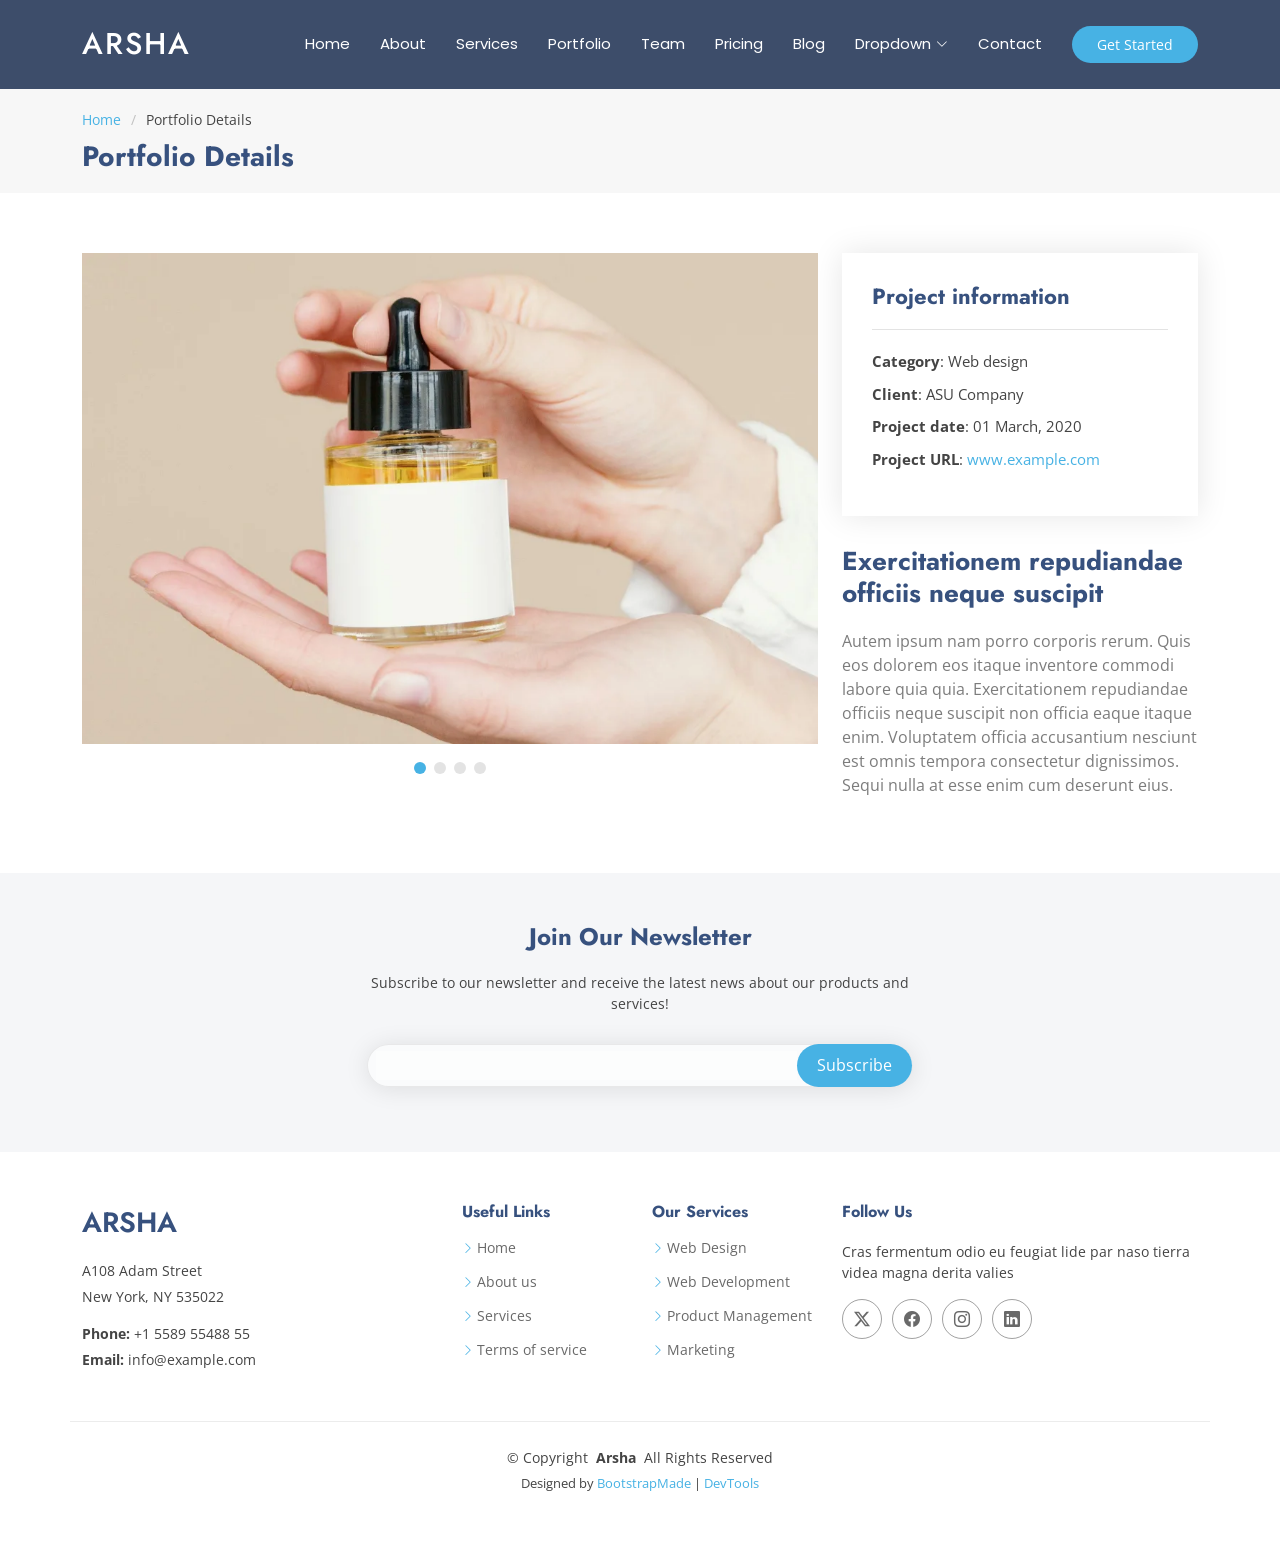
<file: Arsha/portfolio-details.html>
<!DOCTYPE html>
<html lang="en">

<head>
  <meta charset="utf-8">
  <meta content="width=device-width, initial-scale=1.0" name="viewport">
  <title>Portfolio Details - Arsha Bootstrap Template</title>
  <meta name="description" content="">
  <meta name="keywords" content="">

  <!-- Favicons -->
  <link href="assets/img/favicon.png" rel="icon">
  <link href="assets/img/apple-touch-icon.png" rel="apple-touch-icon">

  <!-- Fonts -->
  <link href="https://fonts.googleapis.com" rel="preconnect">
  <link href="https://fonts.gstatic.com" rel="preconnect" crossorigin>
  <link href="https://fonts.googleapis.com/css2?family=Open+Sans:ital,wght@0,300;0,400;0,500;0,600;0,700;0,800;1,300;1,400;1,500;1,600;1,700;1,800&family=Poppins:ital,wght@0,100;0,200;0,300;0,400;0,500;0,600;0,700;0,800;0,900;1,100;1,200;1,300;1,400;1,500;1,600;1,700;1,800;1,900&family=Jost:ital,wght@0,100;0,200;0,300;0,400;0,500;0,600;0,700;0,800;0,900;1,100;1,200;1,300;1,400;1,500;1,600;1,700;1,800;1,900&display=swap" rel="stylesheet">

  <!-- Vendor CSS Files -->
  <link href="assets/vendor/bootstrap/css/bootstrap.min.css" rel="stylesheet">
  <link href="assets/vendor/bootstrap-icons/bootstrap-icons.css" rel="stylesheet">
  <link href="assets/vendor/aos/aos.css" rel="stylesheet">
  <link href="assets/vendor/glightbox/css/glightbox.min.css" rel="stylesheet">
  <link href="assets/vendor/swiper/swiper-bundle.min.css" rel="stylesheet">

  <!-- Main CSS File -->
  <link href="assets/css/main.css" rel="stylesheet">

  <!-- =======================================================
  * Template Name: Arsha
  * Template URL: https://bootstrapmade.com/arsha-free-bootstrap-html-template-corporate/
  * Updated: Feb 22 2025 with Bootstrap v5.3.3
  * Author: BootstrapMade.com
  * License: https://bootstrapmade.com/license/
  ======================================================== -->
</head>

<body class="portfolio-details-page">

  <header id="header" class="header d-flex align-items-center sticky-top">
    <div class="container-fluid container-xl position-relative d-flex align-items-center">

      <a href="index.html" class="logo d-flex align-items-center me-auto">
        <!-- Uncomment the line below if you also wish to use an image logo -->
        <!-- <img src="assets/img/logo.webp" alt=""> -->
        <h1 class="sitename">Arsha</h1>
      </a>

      <nav id="navmenu" class="navmenu">
        <ul>
          <li><a href="#hero">Home</a></li>
          <li><a href="#about">About</a></li>
          <li><a href="#services">Services</a></li>
          <li><a href="#portfolio">Portfolio</a></li>
          <li><a href="#team">Team</a></li>
          <li><a href="#pricing">Pricing</a></li>
          <li><a href="blog.html">Blog</a></li>
          <li class="dropdown"><a href="#"><span>Dropdown</span> <i class="bi bi-chevron-down toggle-dropdown"></i></a>
            <ul>
              <li><a href="#">Dropdown 1</a></li>
              <li class="dropdown"><a href="#"><span>Deep Dropdown</span> <i class="bi bi-chevron-down toggle-dropdown"></i></a>
                <ul>
                  <li><a href="#">Deep Dropdown 1</a></li>
                  <li><a href="#">Deep Dropdown 2</a></li>
                  <li><a href="#">Deep Dropdown 3</a></li>
                  <li><a href="#">Deep Dropdown 4</a></li>
                  <li><a href="#">Deep Dropdown 5</a></li>
                </ul>
              </li>
              <li><a href="#">Dropdown 2</a></li>
              <li><a href="#">Dropdown 3</a></li>
              <li><a href="#">Dropdown 4</a></li>
            </ul>
          </li>
          <li><a href="#contact">Contact</a></li>
        </ul>
        <i class="mobile-nav-toggle d-xl-none bi bi-list"></i>
      </nav>

      <a class="btn-getstarted" href="#about">Get Started</a>

    </div>
  </header>

  <main class="main">

    <!-- Page Title -->
    <div class="page-title" data-aos="fade">
      <div class="container">
        <nav class="breadcrumbs">
          <ol>
            <li><a href="index.html">Home</a></li>
            <li class="current">Portfolio Details</li>
          </ol>
        </nav>
        <h1>Portfolio Details</h1>
      </div>
    </div><!-- End Page Title -->

    <!-- Portfolio Details Section -->
    <section id="portfolio-details" class="portfolio-details section">

      <div class="container" data-aos="fade-up" data-aos-delay="100">

        <div class="row gy-4">

          <div class="col-lg-8">
            <div class="portfolio-details-slider swiper init-swiper">

              <script type="application/json" class="swiper-config">
                {
                  "loop": true,
                  "speed": 600,
                  "autoplay": {
                    "delay": 5000
                  },
                  "slidesPerView": "auto",
                  "pagination": {
                    "el": ".swiper-pagination",
                    "type": "bullets",
                    "clickable": true
                  }
                }
              </script>

              <div class="swiper-wrapper align-items-center">

                <div class="swiper-slide">
                  <img src="assets/img/portfolio/portfolio-1.webp" alt="">
                </div>

                <div class="swiper-slide">
                  <img src="assets/img/portfolio/portfolio-10.webp" alt="">
                </div>

                <div class="swiper-slide">
                  <img src="assets/img/portfolio/portfolio-7.webp" alt="">
                </div>

                <div class="swiper-slide">
                  <img src="assets/img/portfolio/portfolio-4.webp" alt="">
                </div>

              </div>
              <div class="swiper-pagination"></div>
            </div>
          </div>

          <div class="col-lg-4">
            <div class="portfolio-info" data-aos="fade-up" data-aos-delay="200">
              <h3>Project information</h3>
              <ul>
                <li><strong>Category</strong>: Web design</li>
                <li><strong>Client</strong>: ASU Company</li>
                <li><strong>Project date</strong>: 01 March, 2020</li>
                <li><strong>Project URL</strong>: <a href="#">www.example.com</a></li>
              </ul>
            </div>
            <div class="portfolio-description" data-aos="fade-up" data-aos-delay="300">
              <h2>Exercitationem repudiandae officiis neque suscipit</h2>
              <p>
                Autem ipsum nam porro corporis rerum. Quis eos dolorem eos itaque inventore commodi labore quia quia. Exercitationem repudiandae officiis neque suscipit non officia eaque itaque enim. Voluptatem officia accusantium nesciunt est omnis tempora consectetur dignissimos. Sequi nulla at esse enim cum deserunt eius.
              </p>
            </div>
          </div>

        </div>

      </div>

    </section><!-- /Portfolio Details Section -->

  </main>

  <footer id="footer" class="footer">

    <div class="footer-newsletter">
      <div class="container">
        <div class="row justify-content-center text-center">
          <div class="col-lg-6">
            <h4>Join Our Newsletter</h4>
            <p>Subscribe to our newsletter and receive the latest news about our products and services!</p>
            <form action="forms/newsletter.php" method="post" class="php-email-form">
              <div class="newsletter-form"><input type="email" name="email"><input type="submit" value="Subscribe"></div>
              <div class="loading">Loading</div>
              <div class="error-message"></div>
              <div class="sent-message">Your subscription request has been sent. Thank you!</div>
            </form>
          </div>
        </div>
      </div>
    </div>

    <div class="container footer-top">
      <div class="row gy-4">
        <div class="col-lg-4 col-md-6 footer-about">
          <a href="index.html" class="d-flex align-items-center">
            <span class="sitename">Arsha</span>
          </a>
          <div class="footer-contact pt-3">
            <p>A108 Adam Street</p>
            <p>New York, NY 535022</p>
            <p class="mt-3"><strong>Phone:</strong> <span>+1 5589 55488 55</span></p>
            <p><strong>Email:</strong> <span>info@example.com</span></p>
          </div>
        </div>

        <div class="col-lg-2 col-md-3 footer-links">
          <h4>Useful Links</h4>
          <ul>
            <li><i class="bi bi-chevron-right"></i> <a href="#">Home</a></li>
            <li><i class="bi bi-chevron-right"></i> <a href="#">About us</a></li>
            <li><i class="bi bi-chevron-right"></i> <a href="#">Services</a></li>
            <li><i class="bi bi-chevron-right"></i> <a href="#">Terms of service</a></li>
          </ul>
        </div>

        <div class="col-lg-2 col-md-3 footer-links">
          <h4>Our Services</h4>
          <ul>
            <li><i class="bi bi-chevron-right"></i> <a href="#">Web Design</a></li>
            <li><i class="bi bi-chevron-right"></i> <a href="#">Web Development</a></li>
            <li><i class="bi bi-chevron-right"></i> <a href="#">Product Management</a></li>
            <li><i class="bi bi-chevron-right"></i> <a href="#">Marketing</a></li>
          </ul>
        </div>

        <div class="col-lg-4 col-md-12">
          <h4>Follow Us</h4>
          <p>Cras fermentum odio eu feugiat lide par naso tierra videa magna derita valies</p>
          <div class="social-links d-flex">
            <a href=""><i class="bi bi-twitter-x"></i></a>
            <a href=""><i class="bi bi-facebook"></i></a>
            <a href=""><i class="bi bi-instagram"></i></a>
            <a href=""><i class="bi bi-linkedin"></i></a>
          </div>
        </div>

      </div>
    </div>

    <div class="container copyright text-center mt-4">
      <p>© <span>Copyright</span> <strong class="px-1 sitename">Arsha</strong> <span>All Rights Reserved</span></p>
      <div class="credits">
        <!-- All the links in the footer should remain intact. -->
        <!-- You can delete the links only if you've purchased the pro version. -->
        <!-- Licensing information: https://bootstrapmade.com/license/ -->
        <!-- Purchase the pro version with working PHP/AJAX contact form: [buy-url] -->
        Designed by <a href="https://bootstrapmade.com/">BootstrapMade</a> | <a href="https://bootstrapmade.com/tools/">DevTools</a>
      </div>
    </div>

  </footer>

  <!-- Scroll Top -->
  <a href="#" id="scroll-top" class="scroll-top d-flex align-items-center justify-content-center"><i class="bi bi-arrow-up-short"></i></a>

  <!-- Preloader -->
  <div id="preloader"></div>

  <!-- Vendor JS Files -->
  <script src="assets/vendor/bootstrap/js/bootstrap.bundle.min.js"></script>
  <script src="assets/vendor/php-email-form/validate.js"></script>
  <script src="assets/vendor/aos/aos.js"></script>
  <script src="assets/vendor/glightbox/js/glightbox.min.js"></script>
  <script src="assets/vendor/swiper/swiper-bundle.min.js"></script>
  <script src="assets/vendor/waypoints/noframework.waypoints.js"></script>
  <script src="assets/vendor/imagesloaded/imagesloaded.pkgd.min.js"></script>
  <script src="assets/vendor/isotope-layout/isotope.pkgd.min.js"></script>

  <!-- Main JS File -->
  <script src="assets/js/main.js"></script>

</body>

</html>
</file>
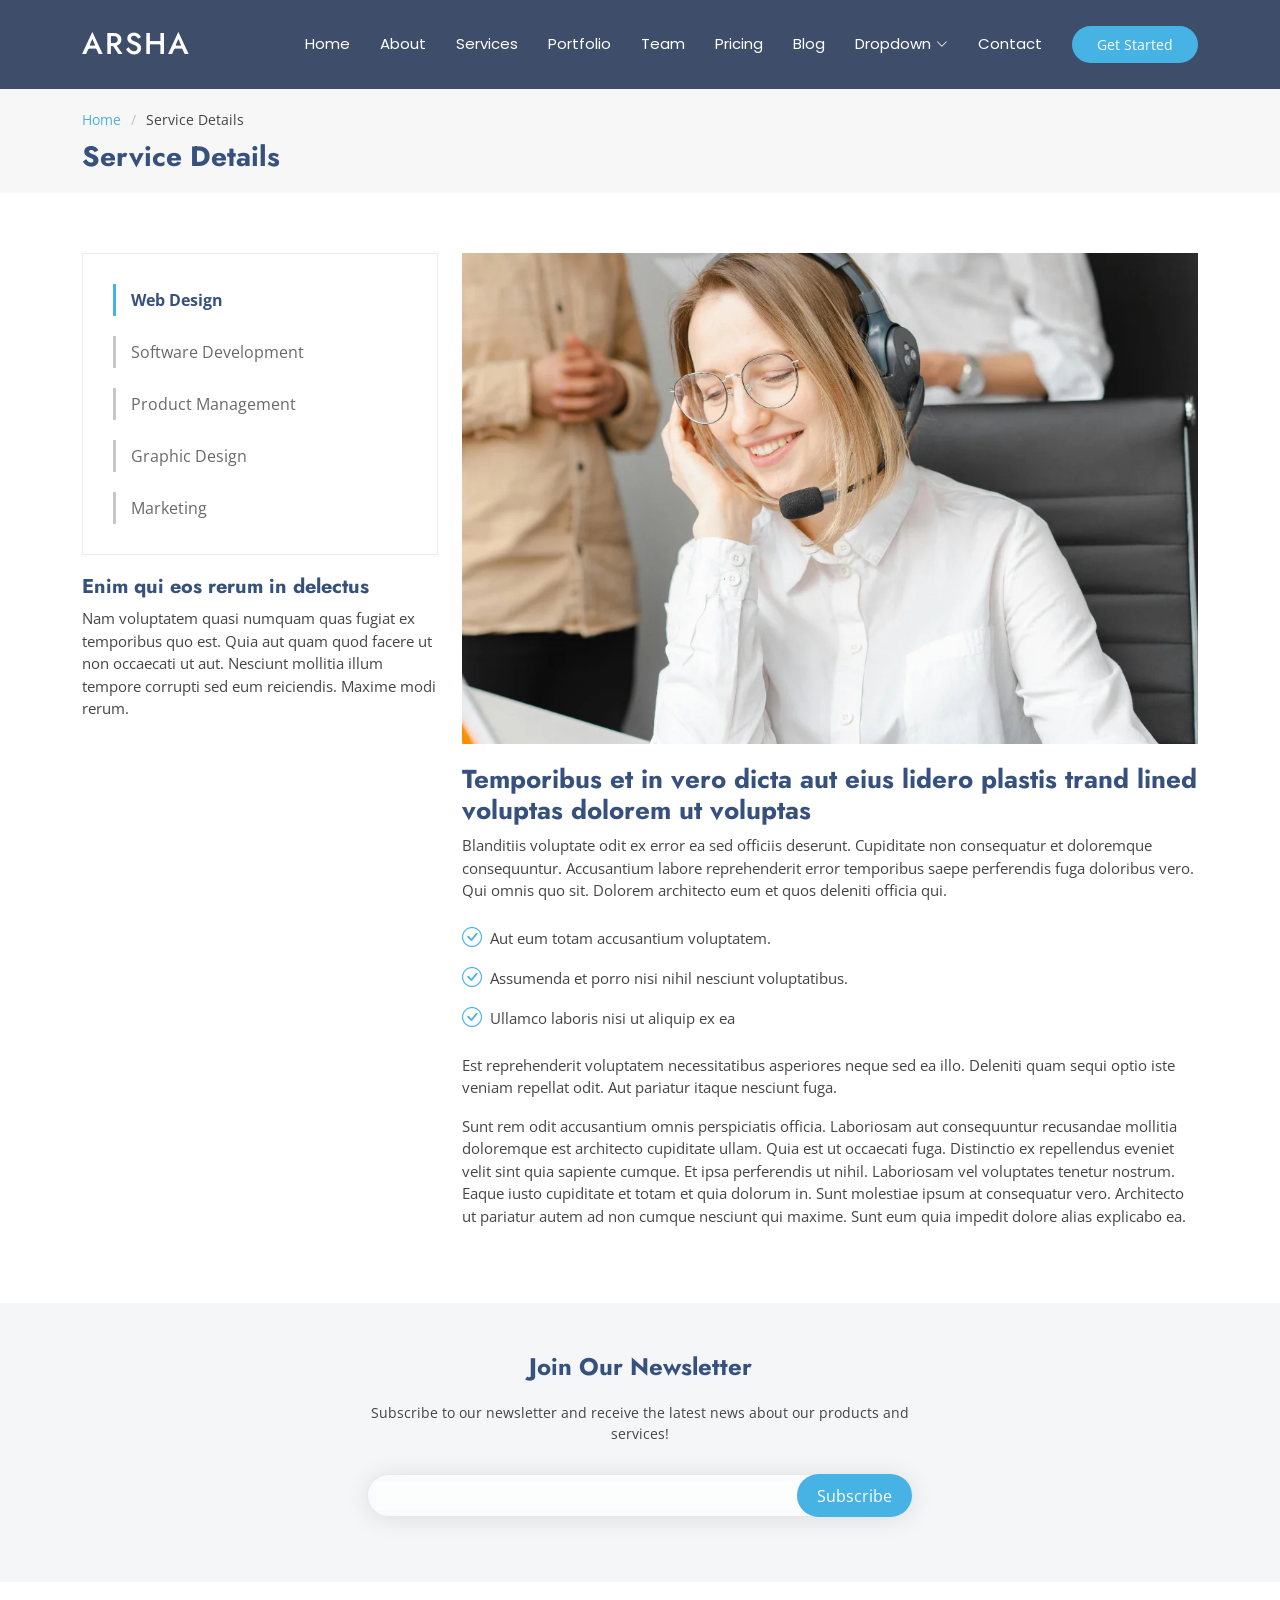
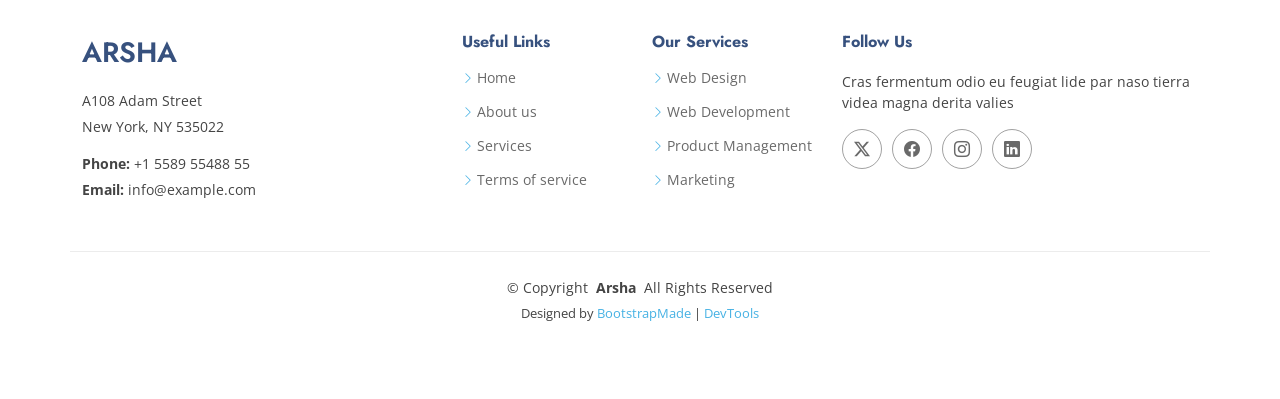
<file: Arsha/service-details.html>
<!DOCTYPE html>
<html lang="en">

<head>
  <meta charset="utf-8">
  <meta content="width=device-width, initial-scale=1.0" name="viewport">
  <title>Service Details - Arsha Bootstrap Template</title>
  <meta name="description" content="">
  <meta name="keywords" content="">

  <!-- Favicons -->
  <link href="assets/img/favicon.png" rel="icon">
  <link href="assets/img/apple-touch-icon.png" rel="apple-touch-icon">

  <!-- Fonts -->
  <link href="https://fonts.googleapis.com" rel="preconnect">
  <link href="https://fonts.gstatic.com" rel="preconnect" crossorigin>
  <link href="https://fonts.googleapis.com/css2?family=Open+Sans:ital,wght@0,300;0,400;0,500;0,600;0,700;0,800;1,300;1,400;1,500;1,600;1,700;1,800&family=Poppins:ital,wght@0,100;0,200;0,300;0,400;0,500;0,600;0,700;0,800;0,900;1,100;1,200;1,300;1,400;1,500;1,600;1,700;1,800;1,900&family=Jost:ital,wght@0,100;0,200;0,300;0,400;0,500;0,600;0,700;0,800;0,900;1,100;1,200;1,300;1,400;1,500;1,600;1,700;1,800;1,900&display=swap" rel="stylesheet">

  <!-- Vendor CSS Files -->
  <link href="assets/vendor/bootstrap/css/bootstrap.min.css" rel="stylesheet">
  <link href="assets/vendor/bootstrap-icons/bootstrap-icons.css" rel="stylesheet">
  <link href="assets/vendor/aos/aos.css" rel="stylesheet">
  <link href="assets/vendor/glightbox/css/glightbox.min.css" rel="stylesheet">
  <link href="assets/vendor/swiper/swiper-bundle.min.css" rel="stylesheet">

  <!-- Main CSS File -->
  <link href="assets/css/main.css" rel="stylesheet">

  <!-- =======================================================
  * Template Name: Arsha
  * Template URL: https://bootstrapmade.com/arsha-free-bootstrap-html-template-corporate/
  * Updated: Feb 22 2025 with Bootstrap v5.3.3
  * Author: BootstrapMade.com
  * License: https://bootstrapmade.com/license/
  ======================================================== -->
</head>

<body class="service-details-page">

  <header id="header" class="header d-flex align-items-center sticky-top">
    <div class="container-fluid container-xl position-relative d-flex align-items-center">

      <a href="index.html" class="logo d-flex align-items-center me-auto">
        <!-- Uncomment the line below if you also wish to use an image logo -->
        <!-- <img src="assets/img/logo.webp" alt=""> -->
        <h1 class="sitename">Arsha</h1>
      </a>

      <nav id="navmenu" class="navmenu">
        <ul>
          <li><a href="#hero">Home</a></li>
          <li><a href="#about">About</a></li>
          <li><a href="#services">Services</a></li>
          <li><a href="#portfolio">Portfolio</a></li>
          <li><a href="#team">Team</a></li>
          <li><a href="#pricing">Pricing</a></li>
          <li><a href="blog.html">Blog</a></li>
          <li class="dropdown"><a href="#"><span>Dropdown</span> <i class="bi bi-chevron-down toggle-dropdown"></i></a>
            <ul>
              <li><a href="#">Dropdown 1</a></li>
              <li class="dropdown"><a href="#"><span>Deep Dropdown</span> <i class="bi bi-chevron-down toggle-dropdown"></i></a>
                <ul>
                  <li><a href="#">Deep Dropdown 1</a></li>
                  <li><a href="#">Deep Dropdown 2</a></li>
                  <li><a href="#">Deep Dropdown 3</a></li>
                  <li><a href="#">Deep Dropdown 4</a></li>
                  <li><a href="#">Deep Dropdown 5</a></li>
                </ul>
              </li>
              <li><a href="#">Dropdown 2</a></li>
              <li><a href="#">Dropdown 3</a></li>
              <li><a href="#">Dropdown 4</a></li>
            </ul>
          </li>
          <li><a href="#contact">Contact</a></li>
        </ul>
        <i class="mobile-nav-toggle d-xl-none bi bi-list"></i>
      </nav>

      <a class="btn-getstarted" href="#about">Get Started</a>

    </div>
  </header>

  <main class="main">

    <!-- Page Title -->
    <div class="page-title" data-aos="fade">
      <div class="container">
        <nav class="breadcrumbs">
          <ol>
            <li><a href="index.html">Home</a></li>
            <li class="current">Service Details</li>
          </ol>
        </nav>
        <h1>Service Details</h1>
      </div>
    </div><!-- End Page Title -->

    <!-- Service Details Section -->
    <section id="service-details" class="service-details section">

      <div class="container">

        <div class="row gy-4">

          <div class="col-lg-4" data-aos="fade-up" data-aos-delay="100">
            <div class="services-list">
              <a href="#" class="active">Web Design</a>
              <a href="#">Software Development</a>
              <a href="#">Product Management</a>
              <a href="#">Graphic Design</a>
              <a href="#">Marketing</a>
            </div>

            <h4>Enim qui eos rerum in delectus</h4>
            <p>Nam voluptatem quasi numquam quas fugiat ex temporibus quo est. Quia aut quam quod facere ut non occaecati ut aut. Nesciunt mollitia illum tempore corrupti sed eum reiciendis. Maxime modi rerum.</p>
          </div>

          <div class="col-lg-8" data-aos="fade-up" data-aos-delay="200">
            <img src="assets/img/services/services-4.webp" alt="" class="img-fluid services-img">
            <h3>Temporibus et in vero dicta aut eius lidero plastis trand lined voluptas dolorem ut voluptas</h3>
            <p>
              Blanditiis voluptate odit ex error ea sed officiis deserunt. Cupiditate non consequatur et doloremque consequuntur. Accusantium labore reprehenderit error temporibus saepe perferendis fuga doloribus vero. Qui omnis quo sit. Dolorem architecto eum et quos deleniti officia qui.
            </p>
            <ul>
              <li><i class="bi bi-check-circle"></i> <span>Aut eum totam accusantium voluptatem.</span></li>
              <li><i class="bi bi-check-circle"></i> <span>Assumenda et porro nisi nihil nesciunt voluptatibus.</span></li>
              <li><i class="bi bi-check-circle"></i> <span>Ullamco laboris nisi ut aliquip ex ea</span></li>
            </ul>
            <p>
              Est reprehenderit voluptatem necessitatibus asperiores neque sed ea illo. Deleniti quam sequi optio iste veniam repellat odit. Aut pariatur itaque nesciunt fuga.
            </p>
            <p>
              Sunt rem odit accusantium omnis perspiciatis officia. Laboriosam aut consequuntur recusandae mollitia doloremque est architecto cupiditate ullam. Quia est ut occaecati fuga. Distinctio ex repellendus eveniet velit sint quia sapiente cumque. Et ipsa perferendis ut nihil. Laboriosam vel voluptates tenetur nostrum. Eaque iusto cupiditate et totam et quia dolorum in. Sunt molestiae ipsum at consequatur vero. Architecto ut pariatur autem ad non cumque nesciunt qui maxime. Sunt eum quia impedit dolore alias explicabo ea.
            </p>
          </div>

        </div>

      </div>

    </section><!-- /Service Details Section -->

  </main>

  <footer id="footer" class="footer">

    <div class="footer-newsletter">
      <div class="container">
        <div class="row justify-content-center text-center">
          <div class="col-lg-6">
            <h4>Join Our Newsletter</h4>
            <p>Subscribe to our newsletter and receive the latest news about our products and services!</p>
            <form action="forms/newsletter.php" method="post" class="php-email-form">
              <div class="newsletter-form"><input type="email" name="email"><input type="submit" value="Subscribe"></div>
              <div class="loading">Loading</div>
              <div class="error-message"></div>
              <div class="sent-message">Your subscription request has been sent. Thank you!</div>
            </form>
          </div>
        </div>
      </div>
    </div>

    <div class="container footer-top">
      <div class="row gy-4">
        <div class="col-lg-4 col-md-6 footer-about">
          <a href="index.html" class="d-flex align-items-center">
            <span class="sitename">Arsha</span>
          </a>
          <div class="footer-contact pt-3">
            <p>A108 Adam Street</p>
            <p>New York, NY 535022</p>
            <p class="mt-3"><strong>Phone:</strong> <span>+1 5589 55488 55</span></p>
            <p><strong>Email:</strong> <span>info@example.com</span></p>
          </div>
        </div>

        <div class="col-lg-2 col-md-3 footer-links">
          <h4>Useful Links</h4>
          <ul>
            <li><i class="bi bi-chevron-right"></i> <a href="#">Home</a></li>
            <li><i class="bi bi-chevron-right"></i> <a href="#">About us</a></li>
            <li><i class="bi bi-chevron-right"></i> <a href="#">Services</a></li>
            <li><i class="bi bi-chevron-right"></i> <a href="#">Terms of service</a></li>
          </ul>
        </div>

        <div class="col-lg-2 col-md-3 footer-links">
          <h4>Our Services</h4>
          <ul>
            <li><i class="bi bi-chevron-right"></i> <a href="#">Web Design</a></li>
            <li><i class="bi bi-chevron-right"></i> <a href="#">Web Development</a></li>
            <li><i class="bi bi-chevron-right"></i> <a href="#">Product Management</a></li>
            <li><i class="bi bi-chevron-right"></i> <a href="#">Marketing</a></li>
          </ul>
        </div>

        <div class="col-lg-4 col-md-12">
          <h4>Follow Us</h4>
          <p>Cras fermentum odio eu feugiat lide par naso tierra videa magna derita valies</p>
          <div class="social-links d-flex">
            <a href=""><i class="bi bi-twitter-x"></i></a>
            <a href=""><i class="bi bi-facebook"></i></a>
            <a href=""><i class="bi bi-instagram"></i></a>
            <a href=""><i class="bi bi-linkedin"></i></a>
          </div>
        </div>

      </div>
    </div>

    <div class="container copyright text-center mt-4">
      <p>© <span>Copyright</span> <strong class="px-1 sitename">Arsha</strong> <span>All Rights Reserved</span></p>
      <div class="credits">
        <!-- All the links in the footer should remain intact. -->
        <!-- You can delete the links only if you've purchased the pro version. -->
        <!-- Licensing information: https://bootstrapmade.com/license/ -->
        <!-- Purchase the pro version with working PHP/AJAX contact form: [buy-url] -->
        Designed by <a href="https://bootstrapmade.com/">BootstrapMade</a> | <a href="https://bootstrapmade.com/tools/">DevTools</a>
      </div>
    </div>

  </footer>

  <!-- Scroll Top -->
  <a href="#" id="scroll-top" class="scroll-top d-flex align-items-center justify-content-center"><i class="bi bi-arrow-up-short"></i></a>

  <!-- Preloader -->
  <div id="preloader"></div>

  <!-- Vendor JS Files -->
  <script src="assets/vendor/bootstrap/js/bootstrap.bundle.min.js"></script>
  <script src="assets/vendor/php-email-form/validate.js"></script>
  <script src="assets/vendor/aos/aos.js"></script>
  <script src="assets/vendor/glightbox/js/glightbox.min.js"></script>
  <script src="assets/vendor/swiper/swiper-bundle.min.js"></script>
  <script src="assets/vendor/waypoints/noframework.waypoints.js"></script>
  <script src="assets/vendor/imagesloaded/imagesloaded.pkgd.min.js"></script>
  <script src="assets/vendor/isotope-layout/isotope.pkgd.min.js"></script>

  <!-- Main JS File -->
  <script src="assets/js/main.js"></script>

</body>

</html>
</file>
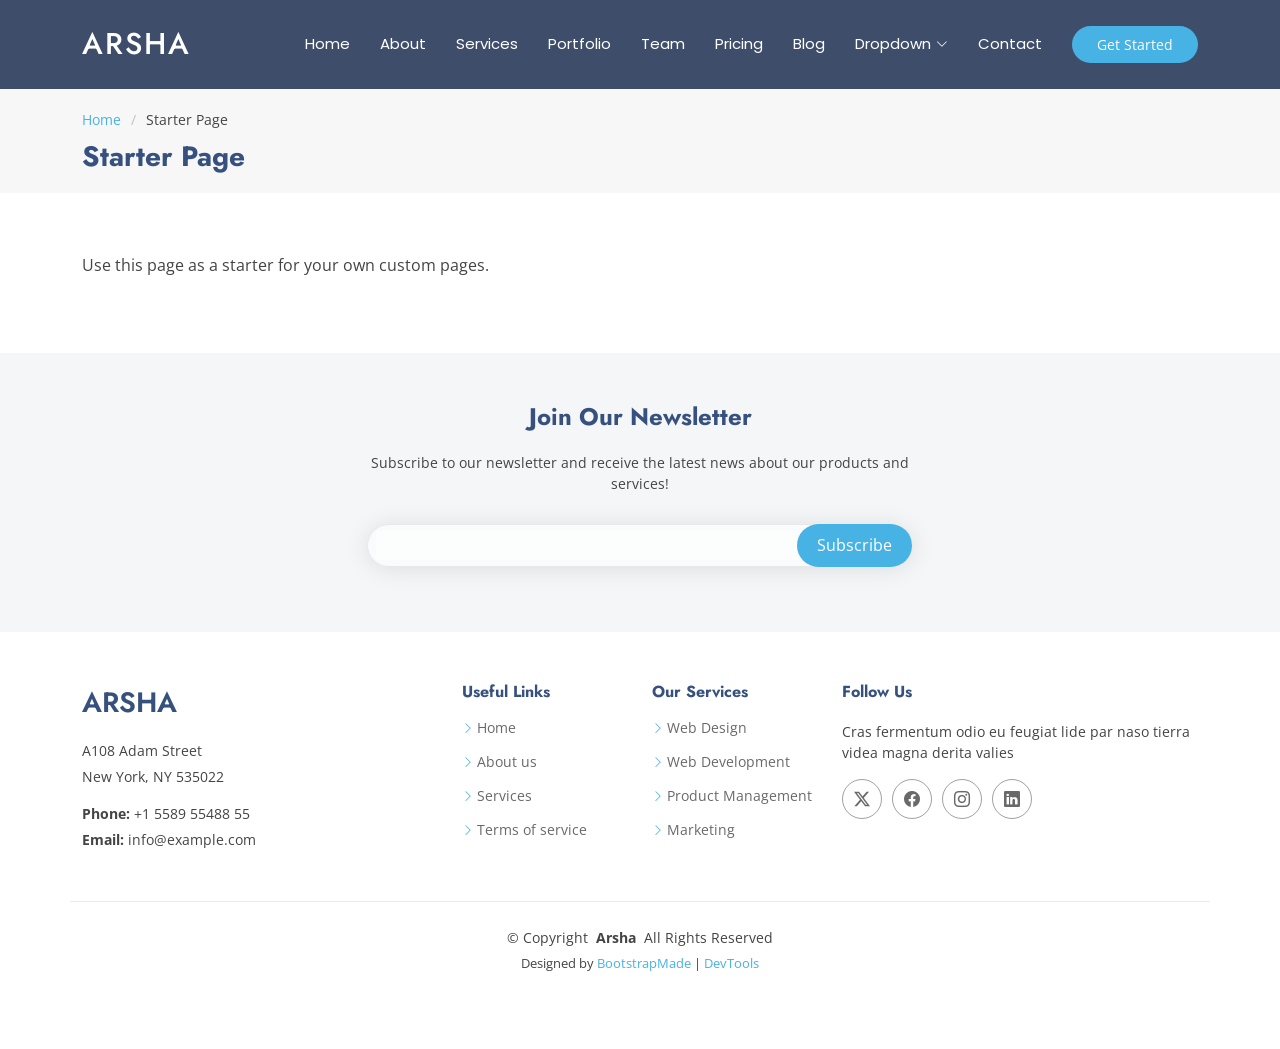
<file: Arsha/starter-page.html>
<!DOCTYPE html>
<html lang="en">

<head>
  <meta charset="utf-8">
  <meta content="width=device-width, initial-scale=1.0" name="viewport">
  <title>Starter Page - Arsha Bootstrap Template</title>
  <meta name="description" content="">
  <meta name="keywords" content="">

  <!-- Favicons -->
  <link href="assets/img/favicon.png" rel="icon">
  <link href="assets/img/apple-touch-icon.png" rel="apple-touch-icon">

  <!-- Fonts -->
  <link href="https://fonts.googleapis.com" rel="preconnect">
  <link href="https://fonts.gstatic.com" rel="preconnect" crossorigin>
  <link href="https://fonts.googleapis.com/css2?family=Open+Sans:ital,wght@0,300;0,400;0,500;0,600;0,700;0,800;1,300;1,400;1,500;1,600;1,700;1,800&family=Poppins:ital,wght@0,100;0,200;0,300;0,400;0,500;0,600;0,700;0,800;0,900;1,100;1,200;1,300;1,400;1,500;1,600;1,700;1,800;1,900&family=Jost:ital,wght@0,100;0,200;0,300;0,400;0,500;0,600;0,700;0,800;0,900;1,100;1,200;1,300;1,400;1,500;1,600;1,700;1,800;1,900&display=swap" rel="stylesheet">

  <!-- Vendor CSS Files -->
  <link href="assets/vendor/bootstrap/css/bootstrap.min.css" rel="stylesheet">
  <link href="assets/vendor/bootstrap-icons/bootstrap-icons.css" rel="stylesheet">
  <link href="assets/vendor/aos/aos.css" rel="stylesheet">
  <link href="assets/vendor/glightbox/css/glightbox.min.css" rel="stylesheet">
  <link href="assets/vendor/swiper/swiper-bundle.min.css" rel="stylesheet">

  <!-- Main CSS File -->
  <link href="assets/css/main.css" rel="stylesheet">

  <!-- =======================================================
  * Template Name: Arsha
  * Template URL: https://bootstrapmade.com/arsha-free-bootstrap-html-template-corporate/
  * Updated: Feb 22 2025 with Bootstrap v5.3.3
  * Author: BootstrapMade.com
  * License: https://bootstrapmade.com/license/
  ======================================================== -->
</head>

<body class="starter-page-page">

  <header id="header" class="header d-flex align-items-center sticky-top">
    <div class="container-fluid container-xl position-relative d-flex align-items-center">

      <a href="index.html" class="logo d-flex align-items-center me-auto">
        <!-- Uncomment the line below if you also wish to use an image logo -->
        <!-- <img src="assets/img/logo.webp" alt=""> -->
        <h1 class="sitename">Arsha</h1>
      </a>

      <nav id="navmenu" class="navmenu">
        <ul>
          <li><a href="#hero">Home</a></li>
          <li><a href="#about">About</a></li>
          <li><a href="#services">Services</a></li>
          <li><a href="#portfolio">Portfolio</a></li>
          <li><a href="#team">Team</a></li>
          <li><a href="#pricing">Pricing</a></li>
          <li><a href="blog.html">Blog</a></li>
          <li class="dropdown"><a href="#"><span>Dropdown</span> <i class="bi bi-chevron-down toggle-dropdown"></i></a>
            <ul>
              <li><a href="#">Dropdown 1</a></li>
              <li class="dropdown"><a href="#"><span>Deep Dropdown</span> <i class="bi bi-chevron-down toggle-dropdown"></i></a>
                <ul>
                  <li><a href="#">Deep Dropdown 1</a></li>
                  <li><a href="#">Deep Dropdown 2</a></li>
                  <li><a href="#">Deep Dropdown 3</a></li>
                  <li><a href="#">Deep Dropdown 4</a></li>
                  <li><a href="#">Deep Dropdown 5</a></li>
                </ul>
              </li>
              <li><a href="#">Dropdown 2</a></li>
              <li><a href="#">Dropdown 3</a></li>
              <li><a href="#">Dropdown 4</a></li>
            </ul>
          </li>
          <li><a href="#contact">Contact</a></li>
        </ul>
        <i class="mobile-nav-toggle d-xl-none bi bi-list"></i>
      </nav>

      <a class="btn-getstarted" href="#about">Get Started</a>

    </div>
  </header>

  <main class="main">

    <!-- Page Title -->
    <div class="page-title" data-aos="fade">
      <div class="container">
        <nav class="breadcrumbs">
          <ol>
            <li><a href="index.html">Home</a></li>
            <li class="current">Starter Page</li>
          </ol>
        </nav>
        <h1>Starter Page</h1>
      </div>
    </div><!-- End Page Title -->

    <!-- Starter Section Section -->
    <section id="starter-section" class="starter-section section">

      <div class="container" data-aos="fade-up">
        <p>Use this page as a starter for your own custom pages.</p>
      </div>

    </section><!-- /Starter Section Section -->

  </main>

  <footer id="footer" class="footer">

    <div class="footer-newsletter">
      <div class="container">
        <div class="row justify-content-center text-center">
          <div class="col-lg-6">
            <h4>Join Our Newsletter</h4>
            <p>Subscribe to our newsletter and receive the latest news about our products and services!</p>
            <form action="forms/newsletter.php" method="post" class="php-email-form">
              <div class="newsletter-form"><input type="email" name="email"><input type="submit" value="Subscribe"></div>
              <div class="loading">Loading</div>
              <div class="error-message"></div>
              <div class="sent-message">Your subscription request has been sent. Thank you!</div>
            </form>
          </div>
        </div>
      </div>
    </div>

    <div class="container footer-top">
      <div class="row gy-4">
        <div class="col-lg-4 col-md-6 footer-about">
          <a href="index.html" class="d-flex align-items-center">
            <span class="sitename">Arsha</span>
          </a>
          <div class="footer-contact pt-3">
            <p>A108 Adam Street</p>
            <p>New York, NY 535022</p>
            <p class="mt-3"><strong>Phone:</strong> <span>+1 5589 55488 55</span></p>
            <p><strong>Email:</strong> <span>info@example.com</span></p>
          </div>
        </div>

        <div class="col-lg-2 col-md-3 footer-links">
          <h4>Useful Links</h4>
          <ul>
            <li><i class="bi bi-chevron-right"></i> <a href="#">Home</a></li>
            <li><i class="bi bi-chevron-right"></i> <a href="#">About us</a></li>
            <li><i class="bi bi-chevron-right"></i> <a href="#">Services</a></li>
            <li><i class="bi bi-chevron-right"></i> <a href="#">Terms of service</a></li>
          </ul>
        </div>

        <div class="col-lg-2 col-md-3 footer-links">
          <h4>Our Services</h4>
          <ul>
            <li><i class="bi bi-chevron-right"></i> <a href="#">Web Design</a></li>
            <li><i class="bi bi-chevron-right"></i> <a href="#">Web Development</a></li>
            <li><i class="bi bi-chevron-right"></i> <a href="#">Product Management</a></li>
            <li><i class="bi bi-chevron-right"></i> <a href="#">Marketing</a></li>
          </ul>
        </div>

        <div class="col-lg-4 col-md-12">
          <h4>Follow Us</h4>
          <p>Cras fermentum odio eu feugiat lide par naso tierra videa magna derita valies</p>
          <div class="social-links d-flex">
            <a href=""><i class="bi bi-twitter-x"></i></a>
            <a href=""><i class="bi bi-facebook"></i></a>
            <a href=""><i class="bi bi-instagram"></i></a>
            <a href=""><i class="bi bi-linkedin"></i></a>
          </div>
        </div>

      </div>
    </div>

    <div class="container copyright text-center mt-4">
      <p>© <span>Copyright</span> <strong class="px-1 sitename">Arsha</strong> <span>All Rights Reserved</span></p>
      <div class="credits">
        <!-- All the links in the footer should remain intact. -->
        <!-- You can delete the links only if you've purchased the pro version. -->
        <!-- Licensing information: https://bootstrapmade.com/license/ -->
        <!-- Purchase the pro version with working PHP/AJAX contact form: [buy-url] -->
        Designed by <a href="https://bootstrapmade.com/">BootstrapMade</a> | <a href="https://bootstrapmade.com/tools/">DevTools</a>
      </div>
    </div>

  </footer>

  <!-- Scroll Top -->
  <a href="#" id="scroll-top" class="scroll-top d-flex align-items-center justify-content-center"><i class="bi bi-arrow-up-short"></i></a>

  <!-- Preloader -->
  <div id="preloader"></div>

  <!-- Vendor JS Files -->
  <script src="assets/vendor/bootstrap/js/bootstrap.bundle.min.js"></script>
  <script src="assets/vendor/php-email-form/validate.js"></script>
  <script src="assets/vendor/aos/aos.js"></script>
  <script src="assets/vendor/glightbox/js/glightbox.min.js"></script>
  <script src="assets/vendor/swiper/swiper-bundle.min.js"></script>
  <script src="assets/vendor/waypoints/noframework.waypoints.js"></script>
  <script src="assets/vendor/imagesloaded/imagesloaded.pkgd.min.js"></script>
  <script src="assets/vendor/isotope-layout/isotope.pkgd.min.js"></script>

  <!-- Main JS File -->
  <script src="assets/js/main.js"></script>

</body>

</html>
</file>
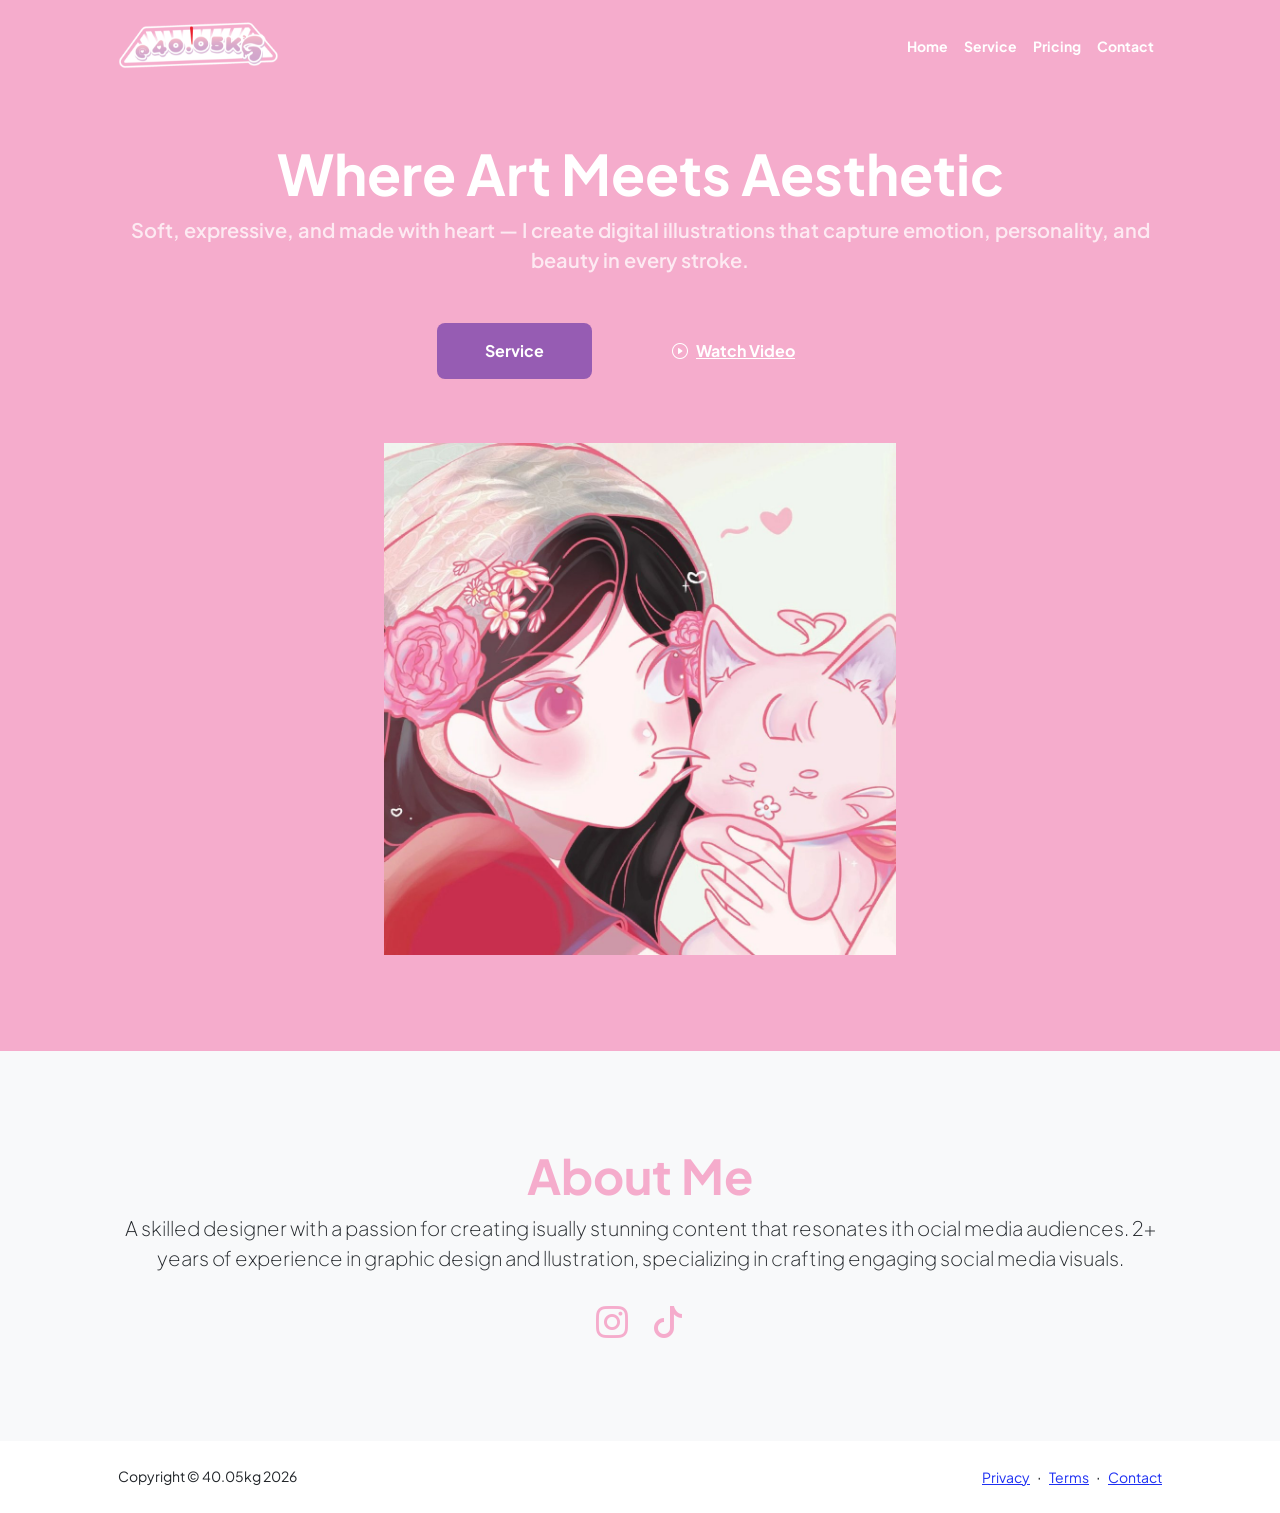
<file: startbootstrap-personal-gh-pages/5026241185.html>
<!DOCTYPE html>
<html lang="en">

<head>
    <meta charset="utf-8" />
    <meta name="viewport" content="width=device-width, initial-scale=1, shrink-to-fit=no" />
    <meta name="description" content="" />
    <meta name="author" content="" />
    <title>40.05kg</title>
    <!-- Favicon-->
    <link rel="icon" type="image/x-icon" href="assets/logo.ico" />
    <!-- Custom Google font-->
    <link rel="preconnect" href="https://fonts.googleapis.com" />
    <link rel="preconnect" href="https://fonts.gstatic.com" crossorigin />
    <link
        href="https://fonts.googleapis.com/css2?family=Plus+Jakarta+Sans:wght@100;200;300;400;500;600;700;800;900&amp;display=swap"
        rel="stylesheet" />
    <!-- Bootstrap icons-->
    <link href="https://cdn.jsdelivr.net/npm/bootstrap-icons@1.8.1/font/bootstrap-icons.css" rel="stylesheet" />
    <!-- Core theme CSS (includes Bootstrap)-->
    <link href="css/styles.css" rel="stylesheet" />
</head>

<body class="d-flex flex-column h-100">
    <main class="flex-shrink-0">
        <!-- Navigation-->
        <nav class="navbar navbar-expand-lg navbar-light py-3">
            <div class="container px-5">
                <a class="navbar-brand" href="5026241185.html"><img src="assets/logo.svg" height="50" alt=""></a>
                <button class="navbar-toggler" type="button" data-bs-toggle="collapse"
                    data-bs-target="#navbarSupportedContent" aria-controls="navbarSupportedContent"
                    aria-expanded="false" aria-label="Toggle navigation"><span
                        class="navbar-toggler-icon"></span></button>
                <div class="collapse navbar-collapse" id="navbarSupportedContent">
                    <ul class="navbar-nav ms-auto mb-2 mb-lg-0 small fw-bolder">
                        <li class="nav-item"><a class="nav-link" href="5026241185.html">Home</a></li>
                        <li class="nav-item"><a class="nav-link" href="services.html">Service</a></li>
                        <li class="nav-item"><a class="nav-link" href="pricing.html">Pricing</a></li>
                        <li class="nav-item"><a class="nav-link" href="contact.html">Contact</a></li>
                    </ul>
                </div>
            </div>
        </nav>
        <!-- Header-->
        <header class="home-header py-5">
            <div class="container px-5 pb-5">
                <div class="row gx-5 align-items-center">
                    <div class="col-xxl-5">
                        <!-- Header text content-->
                        <div class="text-center text-xxl-start">
                            <h1 class="display-4 fw-bolder"><span class="text-white d-inline">Where Art Meets
                                    Aesthetic</span></h1>
                            <div class="fs-5 fw-semibold text-white text-opacity-75 mb-5">Soft, expressive, and made
                                with
                                heart — I create
                                digital illustrations that capture emotion, personality, and beauty in every stroke.
                            </div>
                            <div
                                class="d-grid gap-3 d-sm-flex justify-content-sm-center justify-content-xxl-start mb-3">
                                <a class="btn btn-primary btn-lg px-5 py-3 me-sm-3 fs-6 fw-bolder"
                                    href="service.html">Service</a>
                                <a class="glightbox btn-watch-video text-white bg-transparent btn-watch-video btn-lg px-5 py-3 fs-6 fw-bolder"
                                    href="https://www.youtube.com/watch?v=3ttcKaff_Nc"><i
                                        class="bi bi-play-circle me-2"></i><span>Watch
                                        Video</span></a>
                            </div>
                        </div>
                    </div>
                    <div class="col-xxl-7">
                        <!-- Header profile picture-->
                        <div class="d-flex justify-content-center mt-5 mt-xxl-0">
                            <div class="profile bg-gradient-primary-to-secondary">
                                <!-- TIP: For best results, use a photo with a transparent background like the demo example below-->
                                <!-- Watch a tutorial on how to do this on YouTube (link)-->
                                <img class="profile-img" src="assets/hero-img.png" alt="..." />
                            </div>
                        </div>
                    </div>
                </div>
            </div>
            </div>
        </header>
        <!-- About Section-->
        <section class="bg-light py-5">
            <div class="container px-5">
                <div class="row gx-5 justify-content-center">
                    <div class="col-xxl-8">
                        <div class="text-center my-5">
                            <h2 class="display-5 fw-bolder"><span class="text-judul d-inline">About Me</span></h2>
                            <p class="lead fw-light mb-4">A skilled designer with a passion for creating isually
                                stunning content that resonates ith ocial media audiences. 2+ years of experience in
                                graphic design and llustration, specializing in crafting engaging social media visuals.
                            </p>
                            <div class="d-flex justify-content-center fs-2 gap-4">
                                <a class="text-judul" href="https://www.instagram.com/40.05kg/"><i
                                        class="bi bi-instagram"></i></a>
                                <a class="text-judul" href="https://www.tiktok.com/@40.05kg?lang=en"><i
                                        class="bi bi-tiktok"></i></a>
                            </div>
                        </div>
                    </div>
                </div>
            </div>
        </section>
    </main>
    <!-- Footer-->
    <footer class="bg-white py-4 mt-auto">
        <div class="container px-5">
            <div class="row align-items-center justify-content-between flex-column flex-sm-row">
                <div class="col-auto">
                    <div class="small m-0">Copyright &copy; 40.05kg 2026</div>
                </div>
                <div class="col-auto">
                    <a class="small" href="#!">Privacy</a>
                    <span class="mx-1">&middot;</span>
                    <a class="small" href="#!">Terms</a>
                    <span class="mx-1">&middot;</span>
                    <a class="small" href="#!">Contact</a>
                </div>
            </div>
        </div>
    </footer>
    <!-- Bootstrap core JS-->
    <script src="https://cdn.jsdelivr.net/npm/bootstrap@5.2.3/dist/js/bootstrap.bundle.min.js"></script>
    <!-- Core theme JS-->
    <script src="js/scripts.js"></script>
</body>

</html>
</file>
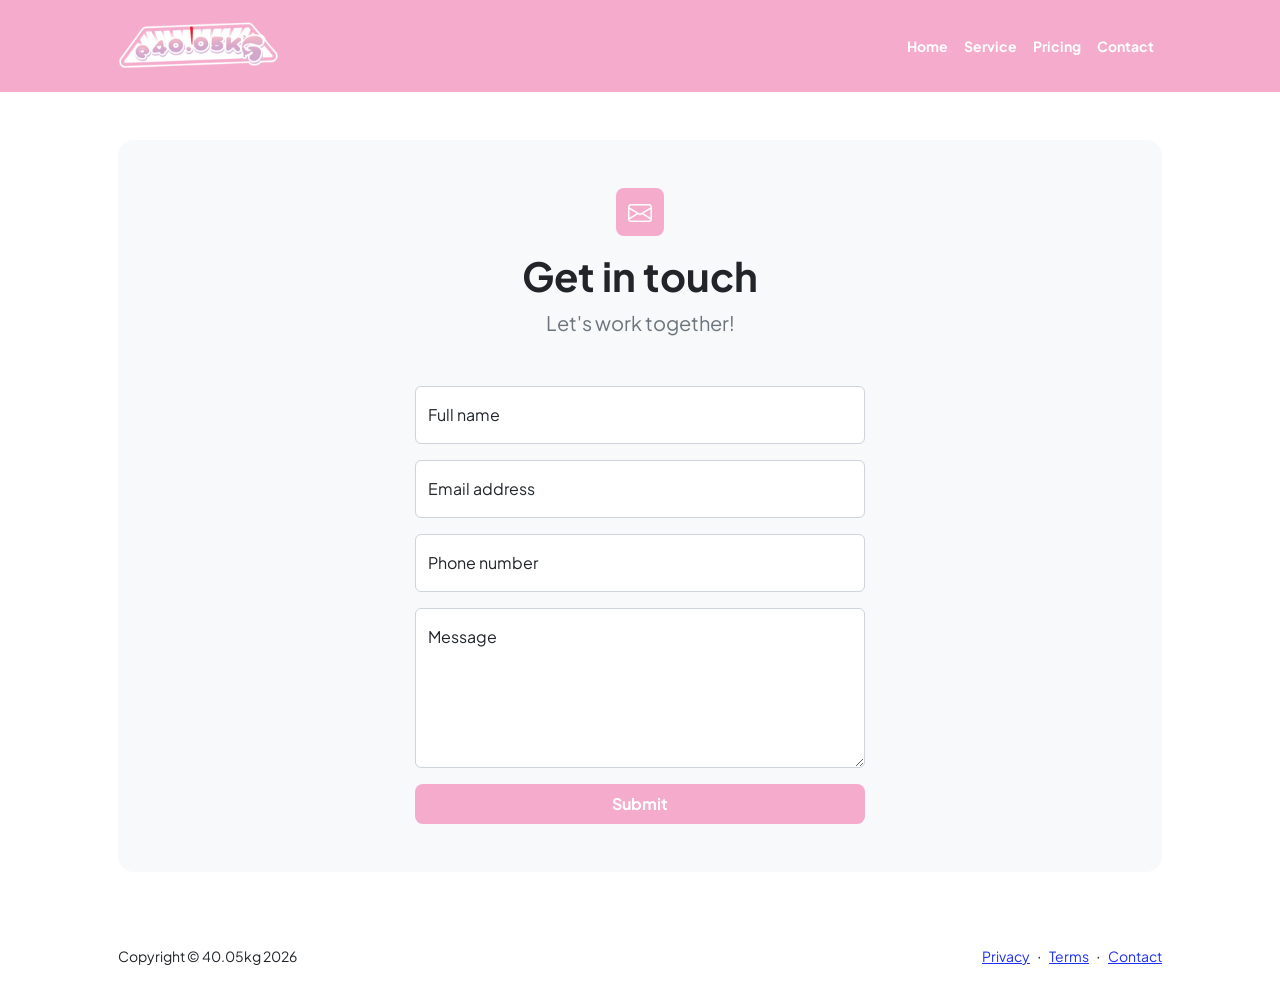
<file: startbootstrap-personal-gh-pages/contact.html>
<!DOCTYPE html>
<html lang="en">

<head>
    <meta charset="utf-8" />
    <meta name="viewport" content="width=device-width, initial-scale=1, shrink-to-fit=no" />
    <meta name="description" content />
    <meta name="author" content />
    <title>40.05kg/Contact</title>
    <!-- Favicon-->
    <link rel="icon" type="image/x-icon" href="assets/logo.ico" />
    <!-- Custom Google font-->
    <link rel="preconnect" href="https://fonts.googleapis.com" />
    <link rel="preconnect" href="https://fonts.gstatic.com" crossorigin />
    <link
        href="https://fonts.googleapis.com/css2?family=Plus+Jakarta+Sans:wght@100;200;300;400;500;600;700;800;900&amp;display=swap"
        rel="stylesheet" />
    <!-- Bootstrap icons-->
    <link href="https://cdn.jsdelivr.net/npm/bootstrap-icons@1.8.1/font/bootstrap-icons.css" rel="stylesheet" />
    <!-- Core theme CSS (includes Bootstrap)-->
    <link href="css/styles.css" rel="stylesheet" />
</head>

<body class="d-flex flex-column">
    <main class="flex-shrink-0">
        <!-- Navigation-->
        <nav class="navbar navbar-expand-lg navbar-light py-3">
            <div class="container px-5">
                <a class="navbar-brand" href="5026241185.html"><img src="assets/logo.svg" height="50" alt=""></a>
                <button class="navbar-toggler" type="button" data-bs-toggle="collapse"
                    data-bs-target="#navbarSupportedContent" aria-controls="navbarSupportedContent"
                    aria-expanded="false" aria-label="Toggle navigation"><span
                        class="navbar-toggler-icon"></span></button>
                <div class="collapse navbar-collapse" id="navbarSupportedContent">
                    <ul class="navbar-nav ms-auto mb-2 mb-lg-0 small fw-bolder">
                        <li class="nav-item"><a class="nav-link" href="5026241185.html">Home</a></li>
                        <li class="nav-item"><a class="nav-link" href="services.html">Service</a></li>
                        <li class="nav-item"><a class="nav-link" href="pricing.html">Pricing</a></li>
                        <li class="nav-item"><a class="nav-link" href="contact.html">Contact</a></li>
                    </ul>
                </div>
            </div>
        </nav>
        <!-- Page content-->
        <section class="contact py-5">
            <div class="container px-5">
                <!-- Contact form-->
                <div class="bg-light rounded-4 py-5 px-4 px-md-5">
                    <div class="text-center mb-5">
                        <div class="feature text-white rounded-3 mb-3"><i class="bi bi-envelope"></i></div>
                        <h1 class="fw-bolder">Get in touch</h1>
                        <p class="lead fw-normal text-muted mb-0">Let's work together!</p>
                    </div>
                    <div class="row gx-5 justify-content-center">
                        <div class="col-lg-8 col-xl-6">
                            <!-- * * * * * * * * * * * * * * *-->
                            <!-- * * SB Forms Contact Form * *-->
                            <!-- * * * * * * * * * * * * * * *-->
                            <!-- This form is pre-integrated with SB Forms.-->
                            <!-- To make this form functional, sign up at-->
                            <!-- https://startbootstrap.com/solution/contact-forms-->
                            <!-- to get an API token!-->
                            <form id="contactForm" data-sb-form-api-token="API_TOKEN">
                                <!-- Name input-->
                                <div class="form-floating mb-3">
                                    <input class="form-control" id="name" type="text" placeholder="Enter your name..."
                                        data-sb-validations="required" />
                                    <label for="name">Full name</label>
                                    <div class="invalid-feedback" data-sb-feedback="name:required">A name is required.
                                    </div>
                                </div>
                                <!-- Email address input-->
                                <div class="form-floating mb-3">
                                    <input class="form-control" id="email" type="email" placeholder="name@example.com"
                                        data-sb-validations="required,email" />
                                    <label for="email">Email address</label>
                                    <div class="invalid-feedback" data-sb-feedback="email:required">An email is
                                        required.</div>
                                    <div class="invalid-feedback" data-sb-feedback="email:email">Email is not valid.
                                    </div>
                                </div>
                                <!-- Phone number input-->
                                <div class="form-floating mb-3">
                                    <input class="form-control" id="phone" type="tel" placeholder="(123) 456-7890"
                                        data-sb-validations="required" />
                                    <label for="phone">Phone number</label>
                                    <div class="invalid-feedback" data-sb-feedback="phone:required">A phone number is
                                        required.</div>
                                </div>
                                <!-- Message input-->
                                <div class="form-floating mb-3">
                                    <textarea class="form-control" id="message" type="text"
                                        placeholder="Enter your message here..." style="height: 10rem"
                                        data-sb-validations="required"></textarea>
                                    <label for="message">Message</label>
                                    <div class="invalid-feedback" data-sb-feedback="message:required">A message is
                                        required.</div>
                                </div>
                                <!-- Submit success message-->
                                <!---->
                                <!-- This is what your users will see when the form-->
                                <!-- has successfully submitted-->
                                <div class="d-none" id="submitSuccessMessage">
                                    <div class="text-center mb-3">
                                        <div class="fw-bolder">Form submission successful!</div>
                                        To activate this form, sign up at
                                        <br />
                                        <a
                                            href="https://startbootstrap.com/solution/contact-forms">https://startbootstrap.com/solution/contact-forms</a>
                                    </div>
                                </div>
                                <!-- Submit error message-->
                                <!---->
                                <!-- This is what your users will see when there is-->
                                <!-- an error submitting the form-->
                                <div class="d-none" id="submitErrorMessage">
                                    <div class="text-center text-danger mb-3">Error sending message!</div>
                                </div>
                                <!-- Submit Button-->
                                <div class="d-grid"><a class="btn btn-primary btn-lg fs-6 fw-bolder" href="">Submit</a>
                                </div>
                            </form>
                        </div>
                    </div>
                </div>
            </div>
        </section>
    </main>
    <!-- Footer-->
    <footer class="bg-white py-4 mt-auto">
        <div class="container px-5">
            <div class="row align-items-center justify-content-between flex-column flex-sm-row">
                <div class="col-auto">
                    <div class="small m-0">Copyright &copy; 40.05kg 2026</div>
                </div>
                <div class="col-auto">
                    <a class="small" href="#!">Privacy</a>
                    <span class="mx-1">&middot;</span>
                    <a class="small" href="#!">Terms</a>
                    <span class="mx-1">&middot;</span>
                    <a class="small" href="#!">Contact</a>
                </div>
            </div>
        </div>
    </footer>
    <!-- Bootstrap core JS-->
    <script src="https://cdn.jsdelivr.net/npm/bootstrap@5.2.3/dist/js/bootstrap.bundle.min.js"></script>
    <!-- Core theme JS-->
    <script src="js/scripts.js"></script>
    <!-- * * * * * * * * * * * * * * * * * * * * * * * * * * * * * * * * * * * * * * * *-->
    <!-- * *                               SB Forms JS                               * *-->
    <!-- * * Activate your form at https://startbootstrap.com/solution/contact-forms * *-->
    <!-- * * * * * * * * * * * * * * * * * * * * * * * * * * * * * * * * * * * * * * * *-->
    <script src="https://cdn.startbootstrap.com/sb-forms-latest.js"></script>
</body>

</html>
</file>
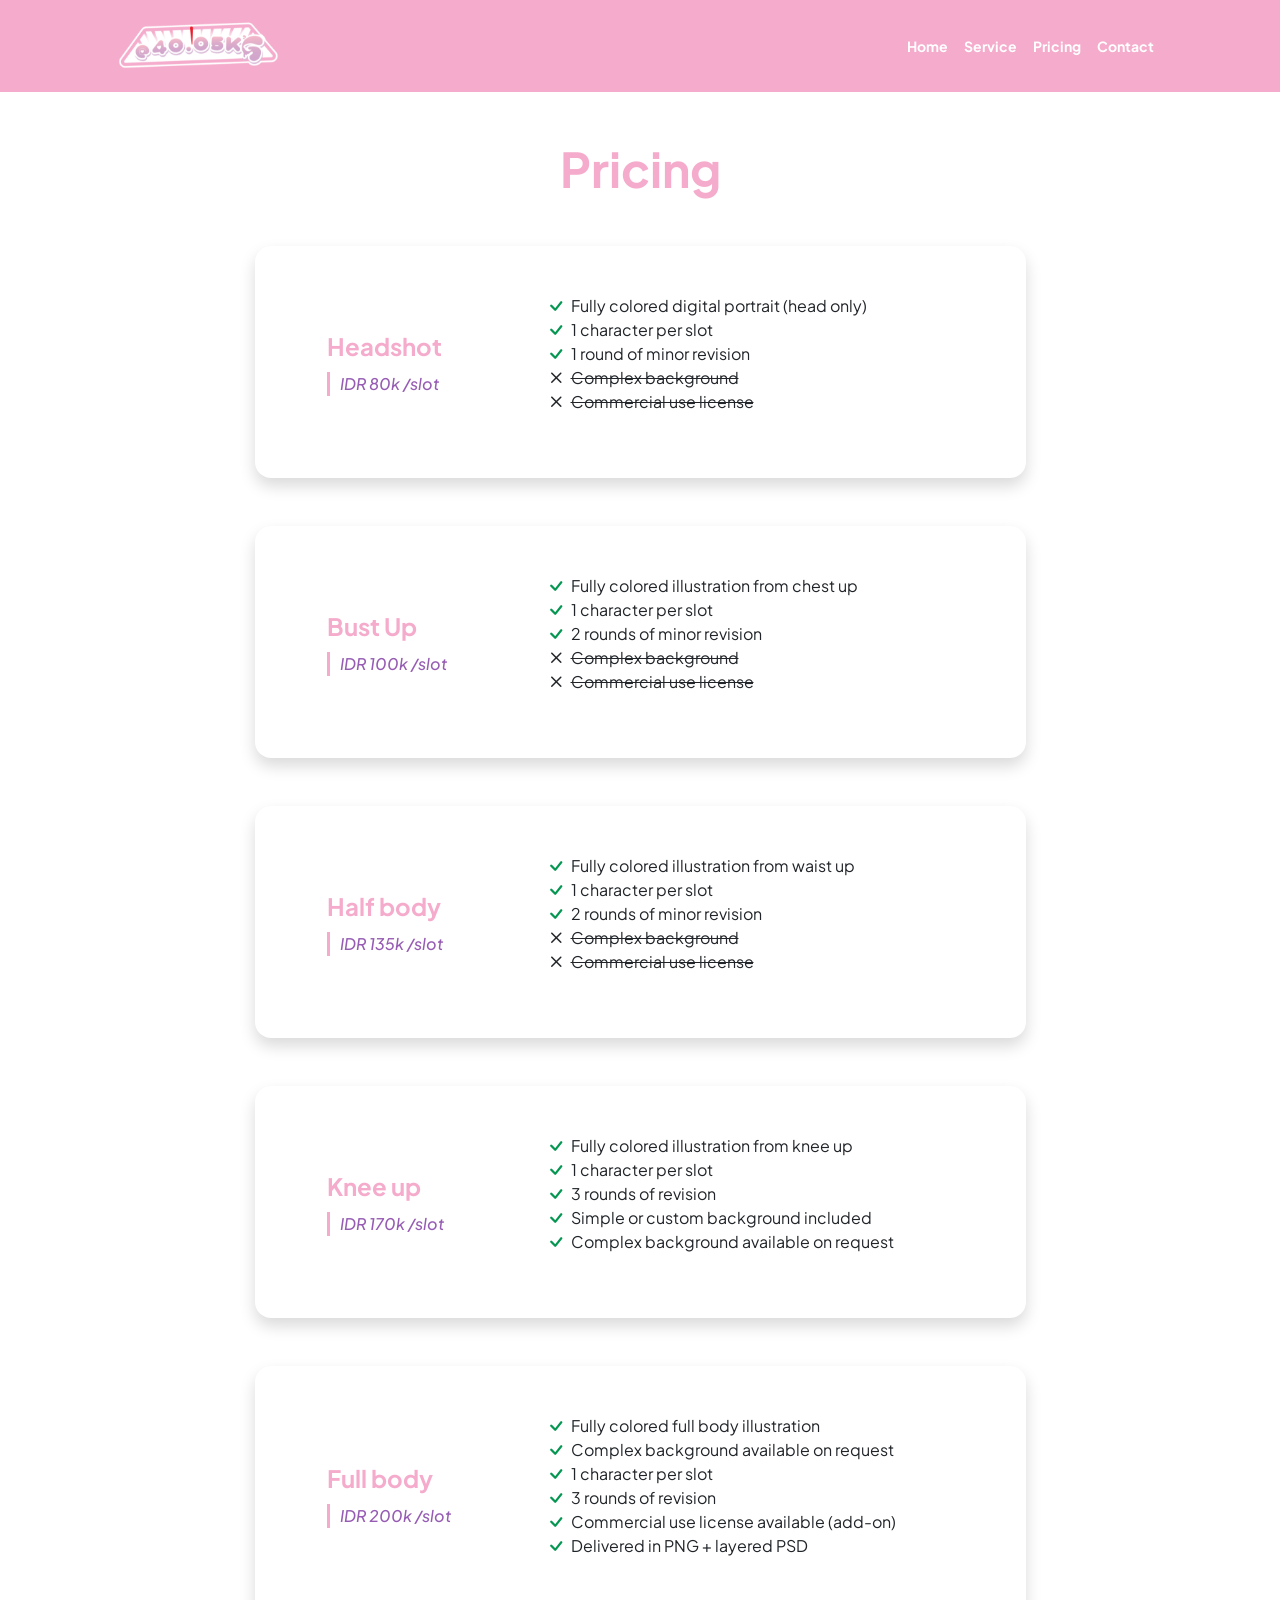
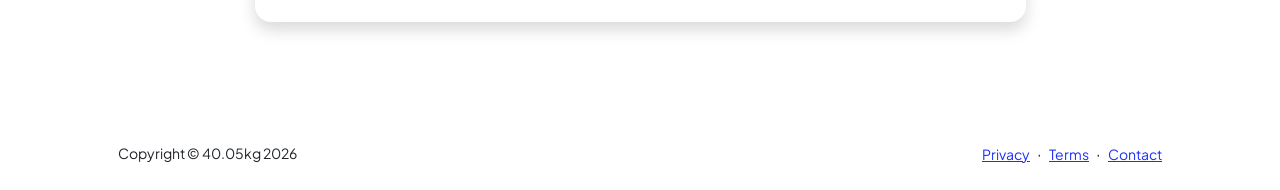
<file: startbootstrap-personal-gh-pages/pricing.html>
<!DOCTYPE html>
<html lang="en">

<head>
    <meta charset="utf-8" />
    <meta name="viewport" content="width=device-width, initial-scale=1, shrink-to-fit=no" />
    <meta name="description" content="" />
    <meta name="author" content="" />
    <title>40.05kg/Pricing</title>
    <!-- Favicon-->
    <link rel="icon" type="image/x-icon" href="assets/logo.ico" />
    <!-- Custom Google font-->
    <link rel="preconnect" href="https://fonts.googleapis.com" />
    <link rel="preconnect" href="https://fonts.gstatic.com" crossorigin />
    <link
        href="https://fonts.googleapis.com/css2?family=Plus+Jakarta+Sans:wght@100;200;300;400;500;600;700;800;900&amp;display=swap"
        rel="stylesheet" />
    <!-- Bootstrap icons-->
    <link href="https://cdn.jsdelivr.net/npm/bootstrap-icons@1.8.1/font/bootstrap-icons.css" rel="stylesheet" />
    <!-- Core theme CSS (includes Bootstrap)-->
    <link href="css/styles.css" rel="stylesheet" />
</head>

<body class="d-flex flex-column h-100">
    <main class="flex-shrink-0">
        <!-- Navigation-->
        <nav class="navbar navbar-expand-lg navbar-light py-3">
            <div class="container px-5">
                <a class="navbar-brand" href="5026241185.html"><img src="assets/logo.svg" height="50" alt=""></a>
                <button class="navbar-toggler" type="button" data-bs-toggle="collapse"
                    data-bs-target="#navbarSupportedContent" aria-controls="navbarSupportedContent"
                    aria-expanded="false" aria-label="Toggle navigation"><span
                        class="navbar-toggler-icon"></span></button>
                <div class="collapse navbar-collapse" id="navbarSupportedContent">
                    <ul class="navbar-nav ms-auto mb-2 mb-lg-0 small fw-bolder">
                        <li class="nav-item"><a class="nav-link" href="5026241185.html">Home</a></li>
                        <li class="nav-item"><a class="nav-link" href="services.html">Service</a></li>
                        <li class="nav-item"><a class="nav-link" href="pricing.html">Pricing</a></li>
                        <li class="nav-item"><a class="nav-link" href="contact.html">Contact</a></li>
                    </ul>
                </div>
            </div>
        </nav>
        <!-- Page Content-->
        <div class="container px-5 my-5">
            <div class="text-center mb-5">
                <h1 class="display-5 fw-bolder mb-0"><span class="text-judul d-inline">Pricing</span></h1>
            </div>
            <div class="row gx-5 justify-content-center">
                <div class="col-lg-11 col-xl-9 col-xxl-8">
                    <!-- Experience Section-->
                    <section class="pricing">
                        <!-- Experience Card 1-->
                        <div class="card shadow border-0 rounded-4 mb-5">
                            <div class="card-body p-5">
                                <div class="row align-items-center gx-5">
                                    <div class="col text-center text-lg-start mb-4 mb-lg-0">
                                        <div class="p-4 rounded-4">
                                            <div class="text-judul fw-bolder fs-4 mb-2">Headshot</div>
                                            <span class="highlight-quote">
                                                IDR 80k /slot
                                            </span>
                                        </div>
                                    </div>
                                    <div class="col-lg-8">
                                        <ul>
                                            <li><i class="bi bi-check"></i> <span>Fully colored digital portrait (head
                                                    only)</span>
                                            </li>
                                            <li><i class="bi bi-check"></i> <span>1 character per slot</span></li>
                                            <li><i class="bi bi-check"></i> <span>1 round of minor revision</span></li>
                                            <li class="na"><i class="bi bi-x"></i> <span>Complex background</span></li>
                                            <li class="na"><i class="bi bi-x"></i> <span>Commercial use license</span>
                                            </li>
                                        </ul>
                                    </div>
                                </div>
                            </div>
                        </div>
                        <!-- Experience Card 2-->
                        <div class="card shadow border-0 rounded-4 mb-5">
                            <div class="card-body p-5">
                                <div class="row align-items-center gx-5">
                                    <div class="col text-center text-lg-start mb-4 mb-lg-0">
                                        <div class="p-4 rounded-4">
                                            <div class="text-judul fw-bolder fs-4 mb-2">Bust Up</div>
                                            <span class="highlight-quote">
                                                IDR 100k /slot
                                            </span>
                                        </div>
                                    </div>
                                    <div class="col-lg-8">
                                        <ul>
                                            <li><i class="bi bi-check"></i> <span>Fully colored illustration from chest
                                                    up</span>
                                            </li>
                                            <li><i class="bi bi-check"></i> <span>1 character per slot</span></li>
                                            <li><i class="bi bi-check"></i> <span>2 rounds of minor revision</span></li>
                                            <li class="na"><i class="bi bi-x"></i> <span>Complex background</span></li>
                                            <li class="na"><i class="bi bi-x"></i> <span>Commercial use license</span>
                                            </li>
                                        </ul>
                                    </div>
                                </div>
                            </div>
                        </div>
                        <!-- Experience Card 3-->
                        <div class="card shadow border-0 rounded-4 mb-5">
                            <div class="card-body p-5">
                                <div class="row align-items-center gx-5">
                                    <div class="col text-center text-lg-start mb-4 mb-lg-0">
                                        <div class="p-4 rounded-4">
                                            <div class="text-judul fw-bolder fs-4 mb-2">Half body</div>
                                            <span class="highlight-quote">
                                                IDR 135k /slot
                                            </span>
                                        </div>
                                    </div>
                                    <div class="col-lg-8">
                                        <ul>
                                            <li><i class="bi bi-check"></i> <span>Fully colored illustration from waist
                                                    up</span>
                                            </li>
                                            <li><i class="bi bi-check"></i> <span>1 character per slot</span></li>
                                            <li><i class="bi bi-check"></i> <span>2 rounds of minor revision</span></li>
                                            <li class="na"><i class="bi bi-x"></i> <span>Complex background</span></li>
                                            <li class="na"><i class="bi bi-x"></i> <span>Commercial use license</span>
                                            </li>
                                        </ul>
                                    </div>
                                </div>
                            </div>
                        </div>
                        <!-- Experience Card 4-->
                        <div class="card shadow border-0 rounded-4 mb-5">
                            <div class="card-body p-5">
                                <div class="row align-items-center gx-5">
                                    <div class="col text-center text-lg-start mb-4 mb-lg-0">
                                        <div class="p-4 rounded-4">
                                            <div class="text-judul fw-bolder fs-4 mb-2">Knee up</div>
                                            <span class="highlight-quote">
                                                IDR 170k /slot
                                            </span>
                                        </div>
                                    </div>
                                    <div class="col-lg-8">
                                        <ul>
                                            <li><i class="bi bi-check"></i> <span>Fully colored illustration from knee
                                                    up</span>
                                            </li>
                                            <li><i class="bi bi-check"></i> <span>1 character per slot</span></li>
                                            <li><i class="bi bi-check"></i> <span>3 rounds of revision</span></li>
                                            <li><i class="bi bi-check"></i> <span>Simple or custom background
                                                    included</span></li>
                                            <li><i class="bi bi-check"></i> <span>Complex background available on
                                                    request</span>
                                            </li>
                                        </ul>
                                    </div>
                                </div>
                            </div>
                        </div>
                        <!-- Experience Card 5-->
                        <div class="card shadow border-0 rounded-4 mb-5">
                            <div class="card-body p-5">
                                <div class="row align-items-center gx-5">
                                    <div class="col text-center text-lg-start mb-4 mb-lg-0">
                                        <div class="p-4 rounded-4">
                                            <div class="text-judul fw-bolder fs-4 mb-2">Full body</div>
                                            <span class="highlight-quote">
                                                IDR 200k /slot
                                            </span>
                                        </div>
                                    </div>
                                    <div class="col-lg-8">
                                        <ul>
                                            <li><i class="bi bi-check"></i> <span>Fully colored full body
                                                    illustration</span></li>
                                            <li><i class="bi bi-check"></i> <span>Complex background available on
                                                    request</span>
                                            </li>
                                            <li><i class="bi bi-check"></i> <span>1 character per slot</span></li>
                                            <li><i class="bi bi-check"></i> <span>3 rounds of revision</span></li>
                                            <li><i class="bi bi-check"></i> <span>Commercial use license available
                                                    (add-on)</span>
                                            </li>
                                            <li><i class="bi bi-check"></i> <span>Delivered in PNG + layered PSD</span>
                                            </li>
                                        </ul>
                                    </div>
                                </div>
                            </div>
                        </div>
                    </section>
                </div>
            </div>
        </div>
    </main>
    <!-- Footer-->
    <footer class="bg-white py-4 mt-auto">
        <div class="container px-5">
            <div class="row align-items-center justify-content-between flex-column flex-sm-row">
                <div class="col-auto">
                    <div class="small m-0">Copyright &copy; 40.05kg 2026</div>
                </div>
                <div class="col-auto">
                    <a class="small" href="#!">Privacy</a>
                    <span class="mx-1">&middot;</span>
                    <a class="small" href="#!">Terms</a>
                    <span class="mx-1">&middot;</span>
                    <a class="small" href="#!">Contact</a>
                </div>
            </div>
        </div>
    </footer>
    <!-- Bootstrap core JS-->
    <script src="https://cdn.jsdelivr.net/npm/bootstrap@5.2.3/dist/js/bootstrap.bundle.min.js"></script>
    <!-- Core theme JS-->
    <script src="js/scripts.js"></script>
</body>

</html>
</file>
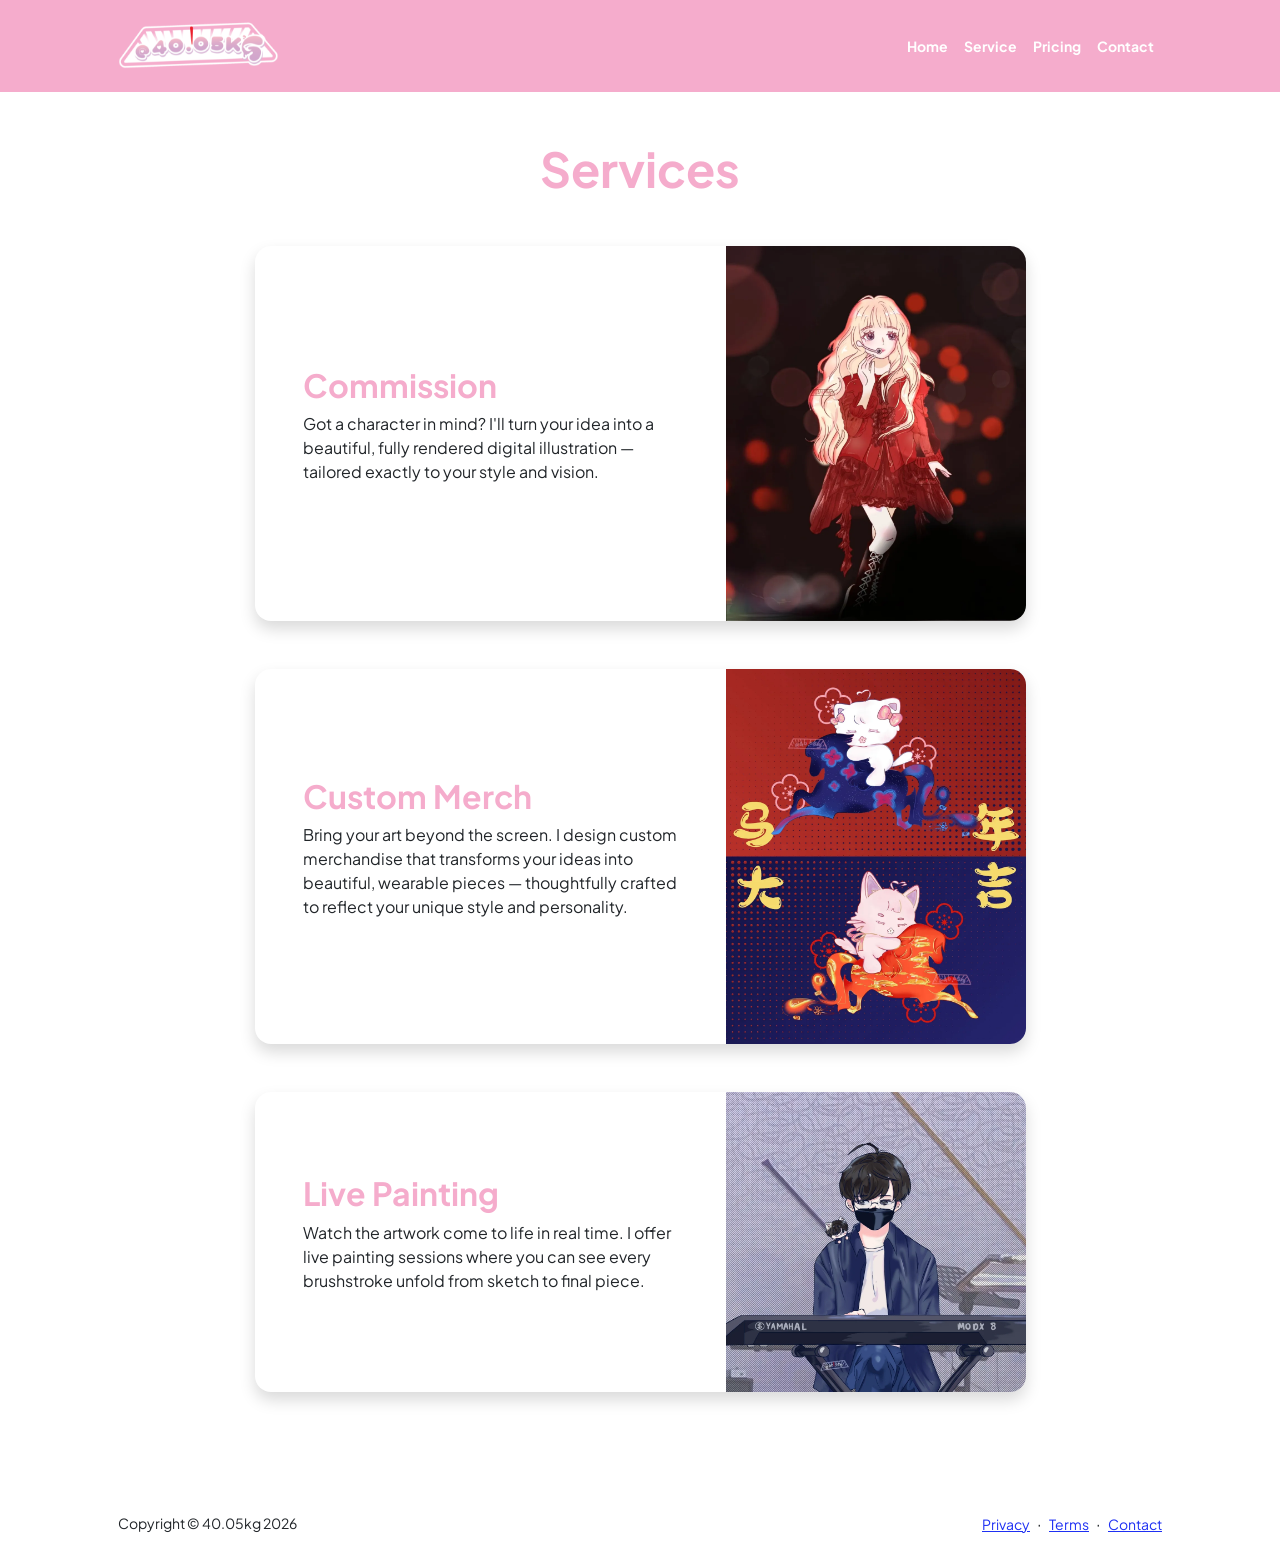
<file: startbootstrap-personal-gh-pages/services.html>
<!DOCTYPE html>
<html lang="en">

<head>
    <meta charset="utf-8" />
    <meta name="viewport" content="width=device-width, initial-scale=1, shrink-to-fit=no" />
    <meta name="description" content="" />
    <meta name="author" content="" />
    <title>40.05kg/Services</title>
    <!-- Favicon-->
    <link rel="icon" type="image/x-icon" href="assets/logo.ico" />
    <!-- Custom Google font-->
    <link rel="preconnect" href="https://fonts.googleapis.com" />
    <link rel="preconnect" href="https://fonts.gstatic.com" crossorigin />
    <link
        href="https://fonts.googleapis.com/css2?family=Plus+Jakarta+Sans:wght@100;200;300;400;500;600;700;800;900&amp;display=swap"
        rel="stylesheet" />
    <!-- Bootstrap icons-->
    <link href="https://cdn.jsdelivr.net/npm/bootstrap-icons@1.8.1/font/bootstrap-icons.css" rel="stylesheet" />
    <!-- Core theme CSS (includes Bootstrap)-->
    <link href="css/styles.css" rel="stylesheet" />
</head>

<body class="d-flex flex-column h-100">
    <main class="flex-shrink-0">
        <!-- Navigation-->
        <nav class="navbar navbar-expand-lg navbar-light py-3">
            <div class="container px-5">
                <a class="navbar-brand" href="5026241185.html"><img src="assets/logo.svg" height="50" alt=""></a>
                <button class="navbar-toggler" type="button" data-bs-toggle="collapse"
                    data-bs-target="#navbarSupportedContent" aria-controls="navbarSupportedContent"
                    aria-expanded="false" aria-label="Toggle navigation"><span
                        class="navbar-toggler-icon"></span></button>
                <div class="collapse navbar-collapse" id="navbarSupportedContent">
                    <ul class="navbar-nav ms-auto mb-2 mb-lg-0 small fw-bolder">
                        <li class="nav-item"><a class="nav-link" href="5026241185.html">Home</a></li>
                        <li class="nav-item"><a class="nav-link" href="services.html">Service</a></li>
                        <li class="nav-item"><a class="nav-link" href="pricing.html">Pricing</a></li>
                        <li class="nav-item"><a class="nav-link" href="contact.html">Contact</a></li>
                    </ul>
                </div>
            </div>
        </nav>
        <!-- Projects Section-->
        <section class="py-5">
            <div class="container px-5 mb-5">
                <div class="text-center mb-5">
                    <h1 class="display-5 fw-bolder mb-0"><span class="text-judul d-inline">Services</span></h1>
                </div>
                <div class="row gx-5 justify-content-center">
                    <div class="col-lg-11 col-xl-9 col-xxl-8">
                        <!-- Project Card 1-->
                        <div class="card overflow-hidden shadow rounded-4 border-0 mb-5">
                            <div class="card-body p-0">
                                <div class="d-flex align-items-center">
                                    <div class="p-5">
                                        <h2 class="fw-bolder text-judul">Commission</h2>
                                        <p>Got a character in mind? I'll turn your idea into a beautiful, fully rendered
                                            digital
                                            illustration — tailored exactly to your style and vision.</p>
                                    </div>
                                    <img class="img-fluid" src="assets/portfolio/portfolio-4.webp" width="300"
                                        alt="..." />
                                </div>
                            </div>
                        </div>
                        <!-- Project Card 2-->
                        <div class="card overflow-hidden shadow rounded-4 border-0 mb-5">
                            <div class="card-body p-0">
                                <div class="d-flex align-items-center">
                                    <div class="p-5">
                                        <h2 class="fw-bolder text-judul">Custom Merch</h2>
                                        <p>Bring your art beyond the screen. I design custom merchandise that transforms
                                            your ideas
                                            into beautiful, wearable pieces — thoughtfully crafted to reflect your
                                            unique style and
                                            personality.</p>
                                    </div>
                                    <img class="img-fluid" src="assets/portfolio/portfolio-1.webp" alt="..."
                                        width="300" />
                                </div>
                            </div>
                        </div>
                        <!-- Project Card 3-->
                        <div class="card overflow-hidden shadow rounded-4 border-0">
                            <div class="card-body p-0">
                                <div class="d-flex align-items-center">
                                    <div class="p-5">
                                        <h2 class="fw-bolder text-judul">Live Painting</h2>
                                        <p>Watch the artwork come to life in real time. I offer live painting sessions
                                            where you can
                                            see every brushstroke unfold from sketch to final piece.</p>
                                    </div>
                                    <img class="img-fluid" src="assets/portfolio/portfolio-2.webp" alt="..."
                                        width="300" />
                                </div>
                            </div>
                        </div>
                    </div>
                </div>
            </div>
        </section>
    </main>
    <!-- Footer-->
    <footer class="bg-white py-4 mt-auto">
        <div class="container px-5">
            <div class="row align-items-center justify-content-between flex-column flex-sm-row">
                <div class="col-auto">
                    <div class="small m-0">Copyright &copy; 40.05kg 2026</div>
                </div>
                <div class="col-auto">
                    <a class="small" href="#!">Privacy</a>
                    <span class="mx-1">&middot;</span>
                    <a class="small" href="#!">Terms</a>
                    <span class="mx-1">&middot;</span>
                    <a class="small" href="#!">Contact</a>
                </div>
            </div>
        </div>
    </footer>
    <!-- Bootstrap core JS-->
    <script src="https://cdn.jsdelivr.net/npm/bootstrap@5.2.3/dist/js/bootstrap.bundle.min.js"></script>
    <!-- Core theme JS-->
    <script src="js/scripts.js"></script>
</body>

</html>
</file>
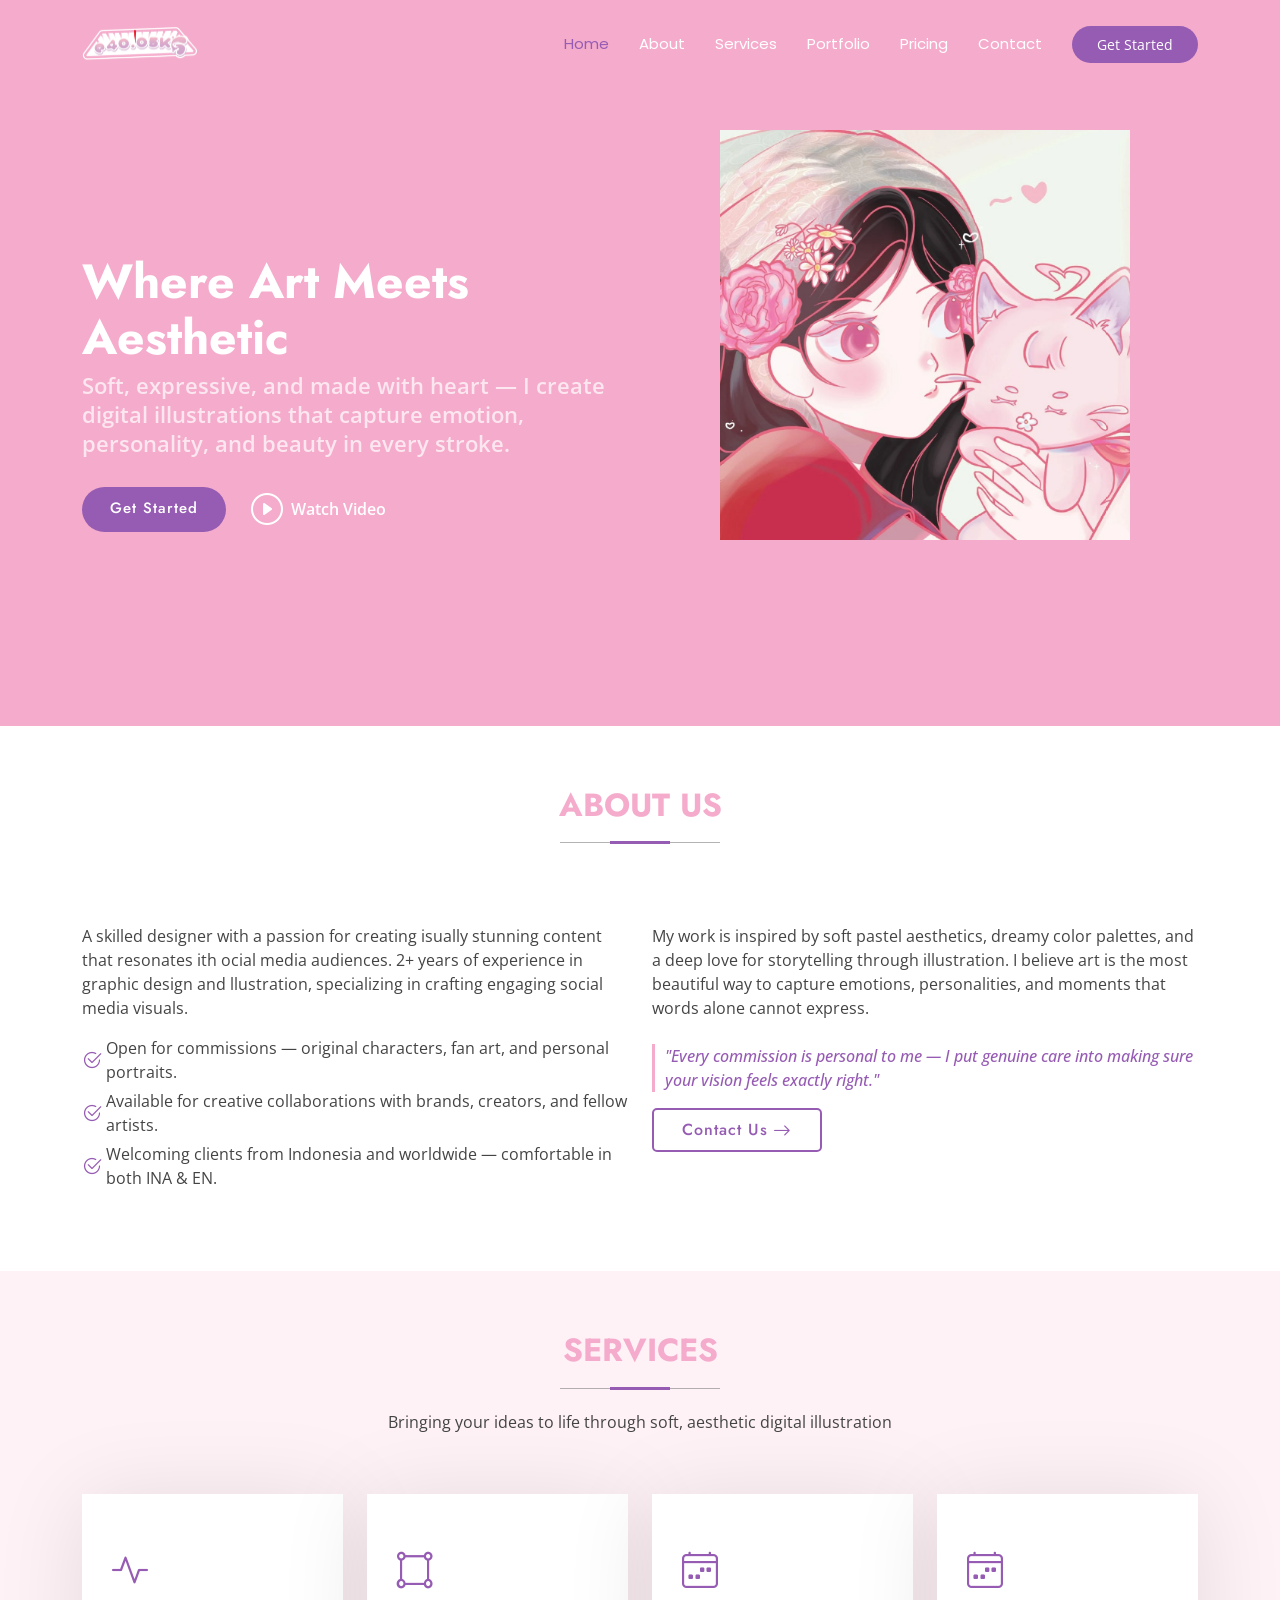
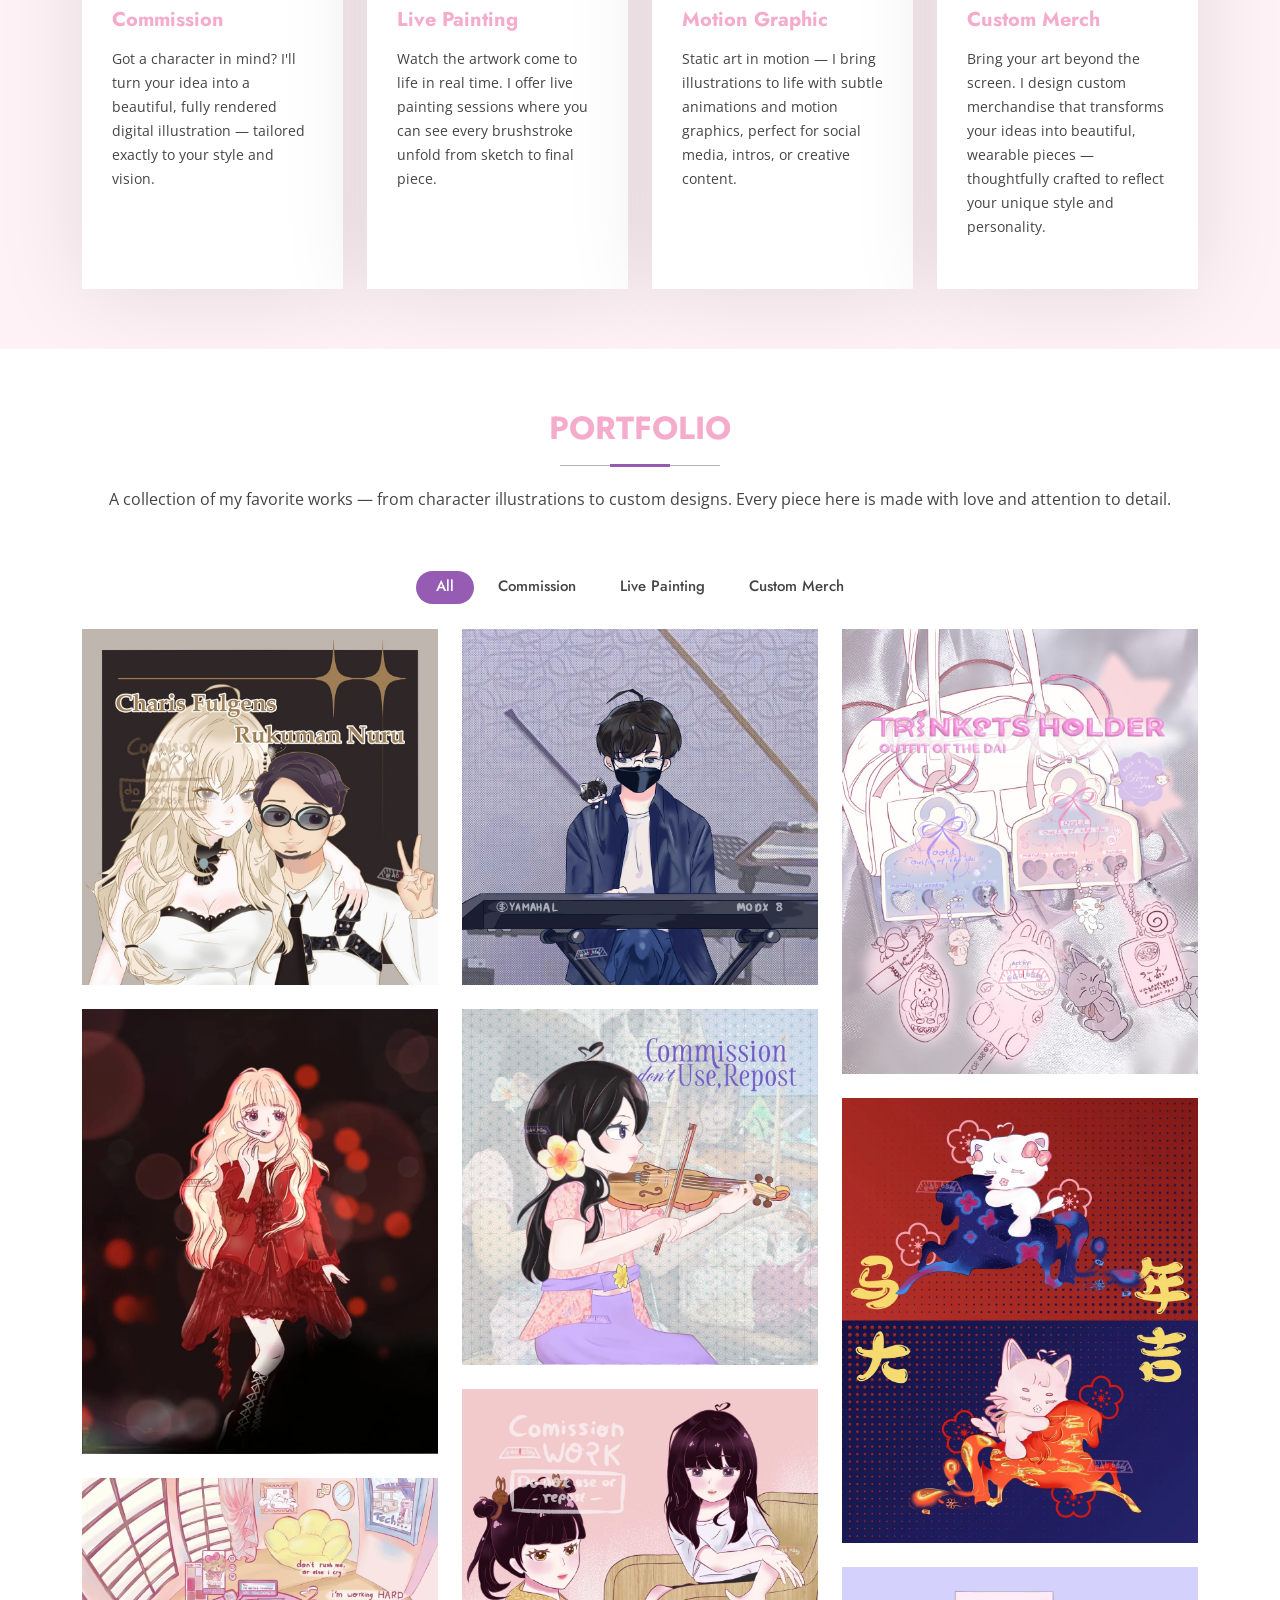
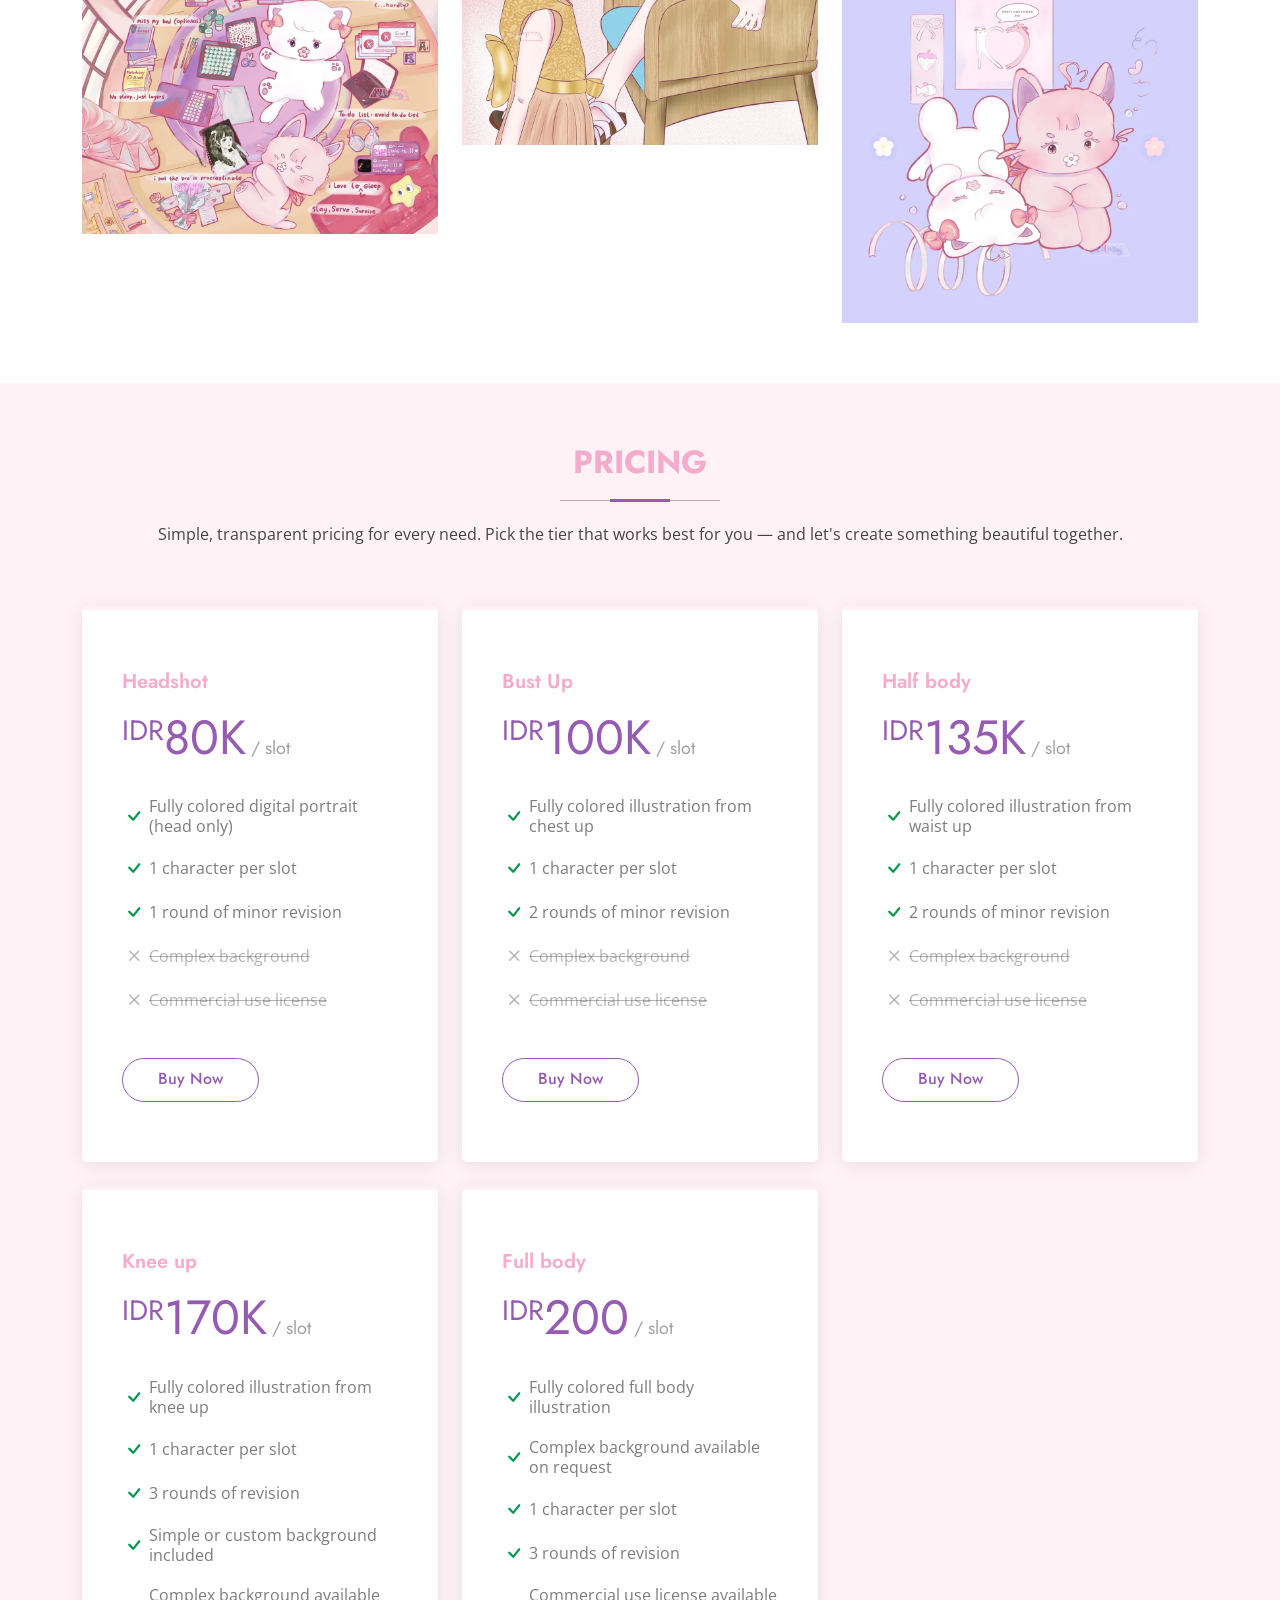
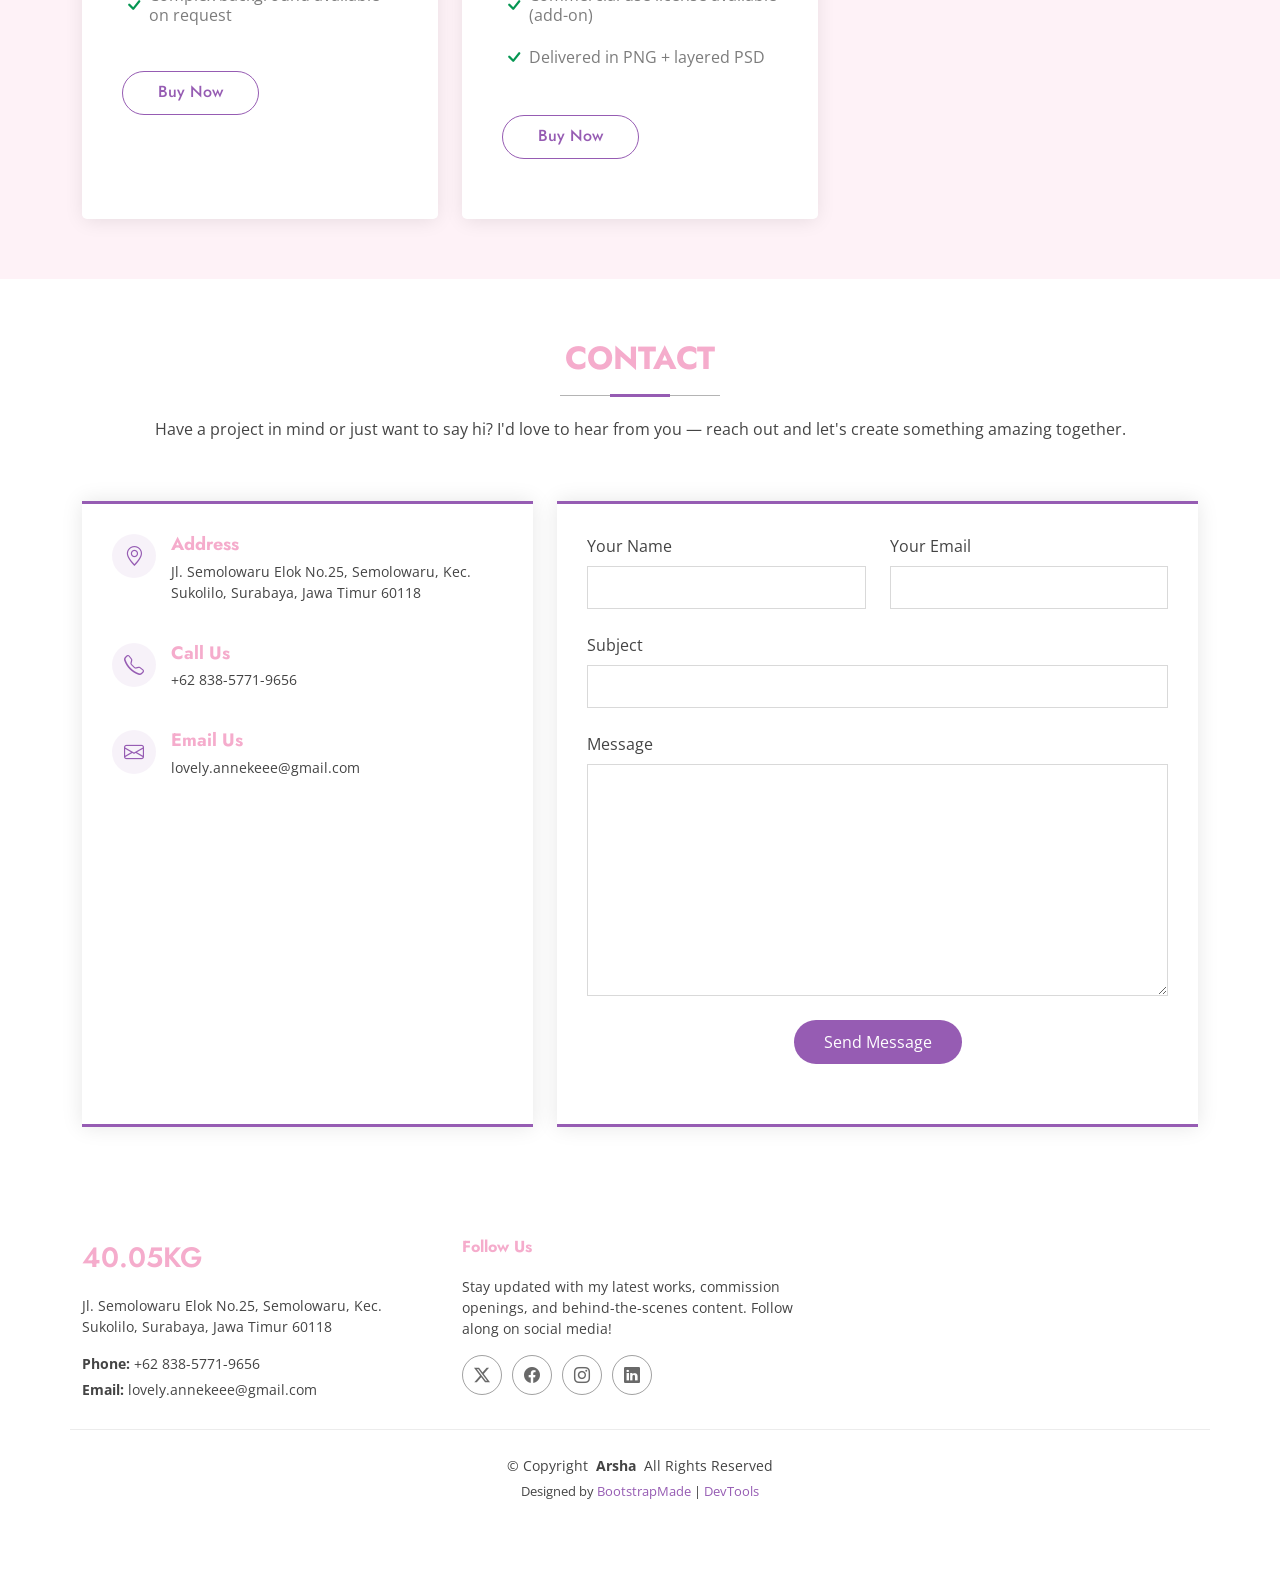
<file: tugas_ets/tugas_ets.html>
<!DOCTYPE html>
<html lang="en">

<head>
    <meta charset="utf-8">
    <meta content="width=device-width, initial-scale=1.0" name="viewport">
    <title>40.05kg</title>
    <meta name="description" content="">
    <meta name="keywords" content="">

    <!-- Favicons -->
    <link href="assets/img/favicon.png" rel="icon">
    <link href="assets/img/apple-touch-icon.png" rel="apple-touch-icon">

    <!-- Fonts -->
    <link href="https://fonts.googleapis.com" rel="preconnect">
    <link href="https://fonts.gstatic.com" rel="preconnect" crossorigin>
    <link
        href="https://fonts.googleapis.com/css2?family=Open+Sans:ital,wght@0,300;0,400;0,500;0,600;0,700;0,800;1,300;1,400;1,500;1,600;1,700;1,800&family=Poppins:ital,wght@0,100;0,200;0,300;0,400;0,500;0,600;0,700;0,800;0,900;1,100;1,200;1,300;1,400;1,500;1,600;1,700;1,800;1,900&family=Jost:ital,wght@0,100;0,200;0,300;0,400;0,500;0,600;0,700;0,800;0,900;1,100;1,200;1,300;1,400;1,500;1,600;1,700;1,800;1,900&display=swap"
        rel="stylesheet">

    <!-- Vendor CSS Files -->
    <link href="assets/vendor/bootstrap/css/bootstrap.min.css" rel="stylesheet">
    <link href="assets/vendor/bootstrap-icons/bootstrap-icons.css" rel="stylesheet">
    <link href="assets/vendor/aos/aos.css" rel="stylesheet">
    <link href="assets/vendor/glightbox/css/glightbox.min.css" rel="stylesheet">
    <link href="assets/vendor/swiper/swiper-bundle.min.css" rel="stylesheet">

    <!-- Main CSS File -->
    <link href="assets/css/main.css" rel="stylesheet">

    <!-- =======================================================
  * Template Name: Arsha
  * Template URL: https://bootstrapmade.com/arsha-free-bootstrap-html-template-corporate/
  * Updated: Feb 22 2025 with Bootstrap v5.3.3
  * Author: BootstrapMade.com
  * License: https://bootstrapmade.com/license/
  ======================================================== -->
</head>

<body class="index-page">

    <header id="header" class="header d-flex align-items-center fixed-top">
        <div class="container-fluid container-xl position-relative d-flex align-items-center">

            <a href="index.html" class="logo d-flex align-items-center me-auto">
                <!-- Uncomment the line below if you also wish to use an image logo -->
                <img src="assets/img/logo.svg" alt="">
                <!-- <h1 class="sitename">40.05kg</h1> -->
            </a>

            <nav id="navmenu" class="navmenu">
                <ul>
                    <li><a href="#hero" class="active">Home</a></li>
                    <li><a href="#about">About</a></li>
                    <li><a href="#services">Services</a></li>
                    <li><a href="#portfolio">Portfolio</a></li>
                    <li><a href="#pricing">Pricing</a></li>
                    <li><a href="#contact">Contact</a></li>
                </ul>
                <i class="mobile-nav-toggle d-xl-none bi bi-list"></i>
            </nav>

            <a class="btn-getstarted" href="#about">Get Started</a>

        </div>
    </header>

    <main class="main">

        <!-- Hero Section -->
        <section id="hero" class="hero section dark-background">

            <div class="container">
                <div class="row gy-4">
                    <div class="col-lg-6 order-2 order-lg-1 d-flex flex-column justify-content-center"
                        data-aos="zoom-out">
                        <h1>Where Art Meets Aesthetic</h1>
                        <p>Soft, expressive, and made with heart — I create digital illustrations that capture emotion,
                            personality, and beauty in every stroke.</p>
                        <div class="d-flex">
                            <a href="#about" class="btn-get-started">Get Started</a>
                            <a href="https://www.youtube.com/watch?v=3ttcKaff_Nc"
                                class="glightbox btn-watch-video d-flex align-items-center">
                                <i class="bi bi-play-circle"></i><span>Watch Video</span>
                            </a>

                        </div>
                    </div>
                    <div class="col-lg-6 order-1 order-lg-2 hero-img" data-aos="zoom-out" data-aos-delay="200">
                        <img src="assets/img/hero-img.png" class="img-fluid animated h-75 mx-auto d-block" alt="">
                    </div>
                </div>
            </div>

        </section><!-- /Hero Section -->

        <!-- About Section -->
        <section id="about" class="about section">

            <!-- Section Title -->
            <div class="container section-title" data-aos="fade-up">
                <h2>About Us</h2>
            </div><!-- End Section Title -->

            <div class="container">

                <div class="row gy-4">

                    <div class="col-lg-6 content" data-aos="fade-up" data-aos-delay="100">
                        <p>
                            A skilled designer with a passion for creating isually stunning content that resonates ith
                            ocial media audiences. 2+ years of experience in graphic design and llustration,
                            specializing in crafting engaging social media visuals.
                        </p>
                        <ul>
                            <li><i class="bi bi-check2-circle"></i> <span>Open for commissions — original characters,
                                    fan art, and personal portraits.</span></li>
                            <li><i class="bi bi-check2-circle"></i> <span>Available for creative collaborations with
                                    brands, creators, and fellow artists.</span></li>
                            <li><i class="bi bi-check2-circle"></i> <span>Welcoming clients from Indonesia and worldwide
                                    — comfortable in both INA & EN.
                                </span></li>
                        </ul>
                    </div>

                    <div class="col-lg-6" data-aos="fade-up" data-aos-delay="200">
                        <p>My work is inspired by soft pastel aesthetics, dreamy color palettes, and a deep love for
                            storytelling through illustration. I believe art is the most beautiful way to capture
                            emotions, personalities, and moments that words alone cannot express. <br> <br>
                            <span class="highlight-quote">
                                "Every commission is personal to me — I put genuine care into making sure your vision
                                feels
                                exactly right."
                            </span>
                        </p>
                        <a href="#contact" class="read-more"><span>Contact Us</span><i
                                class="bi bi-arrow-right"></i></a>
                    </div>

                </div>

            </div>

        </section><!-- /About Section -->

        <!-- Services Section -->
        <section id="services" class="services section light-background">

            <!-- Section Title -->
            <div class="container section-title" data-aos="fade-up">
                <h2>Services</h2>
                <p>Bringing your ideas to life through soft, aesthetic digital illustration</p>
            </div><!-- End Section Title -->

            <div class="container">

                <div class="row gy-4 justify-content-center">

                    <div class="col-xl-3 col-md-6 d-flex" data-aos="fade-up" data-aos-delay="100">
                        <div class="service-item position-relative">
                            <div class="icon"><i class="bi bi-activity icon"></i></div>
                            <h4><a href="" class="stretched-link">Commission</a></h4>
                            <p>Got a character in mind? I'll turn your idea into a beautiful, fully rendered digital
                                illustration — tailored exactly to your style and vision.</p>
                        </div>
                    </div><!-- End Service Item -->

                    <div class="col-xl-3 col-md-6 d-flex" data-aos="fade-up" data-aos-delay="200">
                        <div class="service-item position-relative">
                            <div class="icon"><i class="bi bi-bounding-box-circles icon"></i></div>
                            <h4><a href="" class="stretched-link">Live Painting</a></h4>
                            <p>Watch the artwork come to life in real time. I offer live painting sessions where you can
                                see every brushstroke unfold from sketch to final piece.</p>
                        </div>
                    </div><!-- End Service Item -->

                    <div class="col-xl-3 col-md-6 d-flex" data-aos="fade-up" data-aos-delay="300">
                        <div class="service-item position-relative">
                            <div class="icon"><i class="bi bi-calendar4-week icon"></i></div>
                            <h4><a href="" class="stretched-link">Motion Graphic</a></h4>
                            <p>Static art in motion — I bring illustrations to life with subtle animations and motion
                                graphics, perfect for social media, intros, or creative content.</p>
                        </div>
                    </div><!-- End Service Item -->

                    <div class="col-xl-3 col-md-6 d-flex" data-aos="fade-up" data-aos-delay="300">
                        <div class="service-item position-relative">
                            <div class="icon"><i class="bi bi-calendar4-week icon"></i></div>
                            <h4><a href="" class="stretched-link">Custom Merch</a></h4>
                            <p>Bring your art beyond the screen. I design custom merchandise that transforms your ideas
                                into beautiful, wearable pieces — thoughtfully crafted to reflect your unique style and
                                personality.</p>
                        </div>
                    </div><!-- End Service Item -->
                </div>

            </div>

        </section><!-- /Services Section -->

        <!-- Portfolio Section -->
        <section id="portfolio" class="portfolio section">

            <!-- Section Title -->
            <div class="container section-title" data-aos="fade-up">
                <h2>Portfolio</h2>
                <p>A collection of my favorite works — from character illustrations to custom designs. Every piece here
                    is made with love and attention to detail.</p>
            </div><!-- End Section Title -->

            <div class="container">

                <div class="isotope-layout" data-default-filter="*" data-layout="masonry" data-sort="original-order">

                    <ul class="portfolio-filters isotope-filters" data-aos="fade-up" data-aos-delay="100">
                        <li data-filter="*" class="filter-active">All</li>
                        <li data-filter=".filter-commis">Commission</li>
                        <li data-filter=".filter-live">Live Painting</li>
                        <li data-filter=".filter-merch">Custom Merch</li>
                    </ul><!-- End Portfolio Filters -->

                    <div class="row gy-4 isotope-container" data-aos="fade-up" data-aos-delay="200">

                        <div class="col-lg-4 col-md-6 portfolio-item isotope-item filter-commis">
                            <img src="assets/img/portfolio/portfolio-portrait-1.jpg" class="img-fluid" alt="">
                            <div class="portfolio-info">
                                <h4>Commission 1</h4>
                                <a href="assets/img/portfolio/portfolio-portrait-1.jpg" title="App 1"
                                    data-gallery="portfolio-gallery-app" class="glightbox preview-link"><i
                                        class="bi bi-zoom-in"></i></a>
                            </div>
                        </div><!-- End Portfolio Item -->

                        <div class="col-lg-4 col-md-6 portfolio-item isotope-item filter-live">
                            <img src="assets/img/portfolio/portfolio-2.webp" class="img-fluid" alt="">
                            <div class="portfolio-info">
                                <h4>Live Painting 1</h4>
                                <a href="assets/img/portfolio/portfolio-1.webp" title="Product 1"
                                    data-gallery="portfolio-gallery-product" class="glightbox preview-link"><i
                                        class="bi bi-zoom-in"></i></a>
                            </div>
                        </div><!-- End Portfolio Item -->

                        <div class="col-lg-4 col-md-6 portfolio-item isotope-item filter-merch">
                            <img src="assets/img/portfolio/portfolio-3.jpg" class="img-fluid" alt="">
                            <div class="portfolio-info">
                                <h4>Merch 1</h4>
                                <a href="assets/img/portfolio/portfolio-3.webp" title="Branding 1"
                                    data-gallery="portfolio-gallery-branding" class="glightbox preview-link"><i
                                        class="bi bi-zoom-in"></i></a>
                            </div>
                        </div><!-- End Portfolio Item -->

                        <div class="col-lg-4 col-md-6 portfolio-item isotope-item filter-commis">
                            <img src="assets/img/portfolio/portfolio-4.webp" class="img-fluid" alt="">
                            <div class="portfolio-info">
                                <h4>Commission 2</h4>
                                <a href="assets/img/portfolio/portfolio-4.webp" title="App 2"
                                    data-gallery="portfolio-gallery-app" class="glightbox preview-link"><i
                                        class="bi bi-zoom-in"></i></a>
                            </div>
                        </div><!-- End Portfolio Item -->

                        <div class="col-lg-4 col-md-6 portfolio-item isotope-item filter-commis">
                            <img src="assets/img/portfolio/portfolio-8.webp" class="img-fluid" alt="">
                            <div class="portfolio-info">
                                <h4>Commission 3</h4>
                                <a href="assets/img/portfolio/portfolio-portrait-2.webp" title="Product 2"
                                    data-gallery="portfolio-gallery-product" class="glightbox preview-link"><i
                                        class="bi bi-zoom-in"></i></a>
                            </div>
                        </div><!-- End Portfolio Item -->

                        <div class="col-lg-4 col-md-6 portfolio-item isotope-item filter-merch">
                            <img src="assets/img/portfolio/portfolio-1.webp" class="img-fluid" alt="">
                            <div class="portfolio-info">
                                <h4>Merch 2</h4>
                                <a href="assets/img/portfolio/portfolio-portrait-3.webp" title="Branding 2"
                                    data-gallery="portfolio-gallery-branding" class="glightbox preview-link"><i
                                        class="bi bi-zoom-in"></i></a>
                            </div>
                        </div><!-- End Portfolio Item -->

                        <div class="col-lg-4 col-md-6 portfolio-item isotope-item filter-commis">
                            <img src="assets/img/portfolio/portfolio-7.webp" class="img-fluid" alt="">
                            <div class="portfolio-info">
                                <h4>Commission 4</h4>
                                <a href="assets/img/portfolio/portfolio-7.webp" title="App 3"
                                    data-gallery="portfolio-gallery-app" class="glightbox preview-link"><i
                                        class="bi bi-zoom-in"></i></a>
                            </div>
                        </div><!-- End Portfolio Item -->

                        <div class="col-lg-4 col-md-6 portfolio-item isotope-item filter-merch">
                            <img src="assets/img/portfolio/portfolio-portrait-2.webp" class="img-fluid" alt="">
                            <div class="portfolio-info">
                                <h4>Merch 3</h4>
                                <a href="assets/img/portfolio/portfolio-8.webp" title="Product 3"
                                    data-gallery="portfolio-gallery-product" class="glightbox preview-link"><i
                                        class="bi bi-zoom-in"></i></a>
                            </div>
                        </div><!-- End Portfolio Item -->

                        <div class="col-lg-4 col-md-6 portfolio-item isotope-item filter-merch">
                            <img src="assets/img/portfolio/portfolio-9.webp" class="img-fluid" alt="">
                            <div class="portfolio-info">
                                <h4>Merch 4</h4>
                                <a href="assets/img/portfolio/portfolio-9.webp" title="Branding 2"
                                    data-gallery="portfolio-gallery-branding" class="glightbox preview-link"><i
                                        class="bi bi-zoom-in"></i></a>
                            </div>
                        </div><!-- End Portfolio Item -->

                    </div><!-- End Portfolio Container -->

                </div>

            </div>

        </section><!-- /Portfolio Section -->

        <!-- Pricing Section -->
        <section id="pricing" class="pricing section light-background">

            <!-- Section Title -->
            <div class="container section-title" data-aos="fade-up">
                <h2>Pricing</h2>
                <p>Simple, transparent pricing for every need. Pick the tier that works best for you — and let's create
                    something beautiful together.</p>
            </div><!-- End Section Title -->

            <div class="container">

                <div class="row gy-4">

                    <div class="col-lg-4" data-aos="zoom-in" data-aos-delay="100">
                        <div class="pricing-item">
                            <h3>Headshot</h3>
                            <h4><sup>IDR</sup>80K<span> / slot</span></h4>
                            <ul>
                                <li><i class="bi bi-check"></i> <span>Fully colored digital portrait (head only)</span>
                                </li>
                                <li><i class="bi bi-check"></i> <span>1 character per slot</span></li>
                                <li><i class="bi bi-check"></i> <span>1 round of minor revision</span></li>
                                <li class="na"><i class="bi bi-x"></i> <span>Complex background</span></li>
                                <li class="na"><i class="bi bi-x"></i> <span>Commercial use license</span>
                                </li>
                            </ul>
                            <a href="#" class="buy-btn">Buy Now</a>
                        </div>
                    </div><!-- End Pricing Item -->

                    <div class="col-lg-4" data-aos="zoom-in" data-aos-delay="100">
                        <div class="pricing-item">
                            <h3>Bust Up</h3>
                            <h4><sup>IDR</sup>100K<span> / slot</span></h4>
                            <ul>
                                <li><i class="bi bi-check"></i> <span>Fully colored illustration from chest up</span>
                                </li>
                                <li><i class="bi bi-check"></i> <span>1 character per slot</span></li>
                                <li><i class="bi bi-check"></i> <span>2 rounds of minor revision</span></li>
                                <li class="na"><i class="bi bi-x"></i> <span>Complex background</span></li>
                                <li class="na"><i class="bi bi-x"></i> <span>Commercial use license</span>
                                </li>
                            </ul>
                            <a href="#" class="buy-btn">Buy Now</a>
                        </div>
                    </div><!-- End Pricing Item -->

                    <div class="col-lg-4" data-aos="zoom-in" data-aos-delay="100">
                        <div class="pricing-item">
                            <h3>Half body</h3>
                            <h4><sup>IDR</sup>135K<span> / slot</span></h4>
                            <ul>
                                <li><i class="bi bi-check"></i> <span>Fully colored illustration from waist up</span>
                                </li>
                                <li><i class="bi bi-check"></i> <span>1 character per slot</span></li>
                                <li><i class="bi bi-check"></i> <span>2 rounds of minor revision</span></li>
                                <li class="na"><i class="bi bi-x"></i> <span>Complex background</span></li>
                                <li class="na"><i class="bi bi-x"></i> <span>Commercial use license</span>
                                </li>
                            </ul>
                            <a href="#" class="buy-btn">Buy Now</a>
                        </div>
                    </div><!-- End Pricing Item -->

                    <div class="col-lg-4" data-aos="zoom-in" data-aos-delay="200">
                        <div class="pricing-item">
                            <h3>Knee up</h3>
                            <h4><sup>IDR</sup>170K<span> / slot</span></h4>
                            <ul>
                                <li><i class="bi bi-check"></i> <span>Fully colored illustration from knee up</span>
                                </li>
                                <li><i class="bi bi-check"></i> <span>1 character per slot</span></li>
                                <li><i class="bi bi-check"></i> <span>3 rounds of revision</span></li>
                                <li><i class="bi bi-check"></i> <span>Simple or custom background included</span></li>
                                <li><i class="bi bi-check"></i> <span>Complex background available on request</span>
                                </li>
                            </ul>
                            <a href="#" class="buy-btn">Buy Now</a>
                        </div>
                    </div><!-- End Pricing Item -->

                    <div class="col-lg-4" data-aos="zoom-in" data-aos-delay="300">
                        <div class="pricing-item">
                            <h3>Full body</h3>
                            <h4><sup>IDR</sup>200<span> / slot</span></h4>
                            <ul>
                                <li><i class="bi bi-check"></i> <span>Fully colored full body illustration</span></li>
                                <li><i class="bi bi-check"></i> <span>Complex background available on request</span>
                                </li>
                                <li><i class="bi bi-check"></i> <span>1 character per slot</span></li>
                                <li><i class="bi bi-check"></i> <span>3 rounds of revision</span></li>
                                <li><i class="bi bi-check"></i> <span>Commercial use license available (add-on)</span>
                                </li>
                                <li><i class="bi bi-check"></i> <span>Delivered in PNG + layered PSD</span></li>
                            </ul>
                            <a href="#" class="buy-btn">Buy Now</a>
                        </div>
                    </div><!-- End Pricing Item -->

                </div>

            </div>

        </section><!-- /Pricing Section -->

        <!-- Contact Section -->
        <section id="contact" class="contact section">

            <!-- Section Title -->
            <div class="container section-title" data-aos="fade-up">
                <h2>Contact</h2>
                <p>Have a project in mind or just want to say hi? I'd love to hear from you — reach out and let's create
                    something amazing together.</p>
            </div><!-- End Section Title -->

            <div class="container" data-aos="fade-up" data-aos-delay="100">

                <div class="row gy-4">

                    <div class="col-lg-5">

                        <div class="info-wrap">
                            <div class="info-item d-flex" data-aos="fade-up" data-aos-delay="200">
                                <i class="bi bi-geo-alt flex-shrink-0"></i>
                                <div>
                                    <h3>Address</h3>
                                    <p>Jl. Semolowaru Elok No.25, Semolowaru, Kec. Sukolilo, Surabaya, Jawa Timur 60118
                                    </p>
                                </div>
                            </div><!-- End Info Item -->

                            <div class="info-item d-flex" data-aos="fade-up" data-aos-delay="300">
                                <i class="bi bi-telephone flex-shrink-0"></i>
                                <div>
                                    <h3>Call Us</h3>
                                    <p>+62 838-5771-9656</p>
                                </div>
                            </div><!-- End Info Item -->

                            <div class="info-item d-flex" data-aos="fade-up" data-aos-delay="400">
                                <i class="bi bi-envelope flex-shrink-0"></i>
                                <div>
                                    <h3>Email Us</h3>
                                    <p>lovely.annekeee@gmail.com</p>
                                </div>
                            </div><!-- End Info Item -->

                            <iframe
                                src="https://www.google.com/maps/embed?pb=!1m18!1m12!1m3!1d3957.426968395606!2d112.77106113864542!3d-7.305835080002919!2m3!1f0!2f0!3f0!3m2!1i1024!2i768!4f13.1!3m3!1m2!1s0x2dd7faf87460ff75%3A0x645896da18457540!2sJl.%20Semolowaru%20Elok%20No.25%2C%20Semolowaru%2C%20Kec.%20Sukolilo%2C%20Surabaya%2C%20Jawa%20Timur%2060118!5e0!3m2!1sid!2sid!4v1778064215920!5m2!1sid!2sid"
                                frameborder="0" style="border:0; width: 100%; height: 270px;" allowfullscreen=""
                                loading="lazy" referrerpolicy="no-referrer-when-downgrade"></iframe>
                        </div>
                    </div>

                    <div class="col-lg-7">
                        <form action="forms/contact.php" method="post" class="php-email-form" data-aos="fade-up"
                            data-aos-delay="200">
                            <div class="row gy-4">

                                <div class="col-md-6">
                                    <label for="name-field" class="pb-2">Your Name</label>
                                    <input type="text" name="name" id="name-field" class="form-control" required="">
                                </div>

                                <div class="col-md-6">
                                    <label for="email-field" class="pb-2">Your Email</label>
                                    <input type="email" class="form-control" name="email" id="email-field" required="">
                                </div>

                                <div class="col-md-12">
                                    <label for="subject-field" class="pb-2">Subject</label>
                                    <input type="text" class="form-control" name="subject" id="subject-field"
                                        required="">
                                </div>

                                <div class="col-md-12">
                                    <label for="message-field" class="pb-2">Message</label>
                                    <textarea class="form-control" name="message" rows="10" id="message-field"
                                        required=""></textarea>
                                </div>

                                <div class="col-md-12 text-center">
                                    <div class="loading">Loading</div>
                                    <div class="error-message"></div>
                                    <div class="sent-message">Your message has been sent. Thank you!</div>

                                    <button type="submit">Send Message</button>
                                </div>

                            </div>
                        </form>
                    </div><!-- End Contact Form -->

                </div>

            </div>

        </section><!-- /Contact Section -->

    </main>

    <footer id="footer" class="footer">
        <div class="container footer-top">
            <div class="row gy-4">
                <div class="col-lg-4 col-md-6 footer-about">
                    <a href="index.html" class="d-flex align-items-center">
                        <span class="sitename">40.05kg</span>
                    </a>
                    <div class="footer-contact pt-3">
                        <p>Jl. Semolowaru Elok No.25, Semolowaru, Kec. Sukolilo, Surabaya, Jawa Timur 60118</p>
                        <p class="mt-3"><strong>Phone:</strong> <span>+62 838-5771-9656</span></p>
                        <p><strong>Email:</strong> <span>lovely.annekeee@gmail.com</span></p>
                    </div>
                </div>
                <div class="col-lg-4 col-md-12">
                    <h4>Follow Us</h4>
                    <p>Stay updated with my latest works, commission openings, and behind-the-scenes content. Follow
                        along on social media!</p>
                    <div class="social-links d-flex">
                        <a href="#hero"><i class="bi bi-twitter-x"></i></a>
                        <a href="#hero"><i class="bi bi-facebook"></i></a>
                        <a href="https://www.instagram.com/40.05kg/"><i class="bi bi-instagram"></i></a>
                        <a href="#hero"><i class="bi bi-linkedin"></i></a>
                    </div>
                </div>

            </div>
        </div>

        <div class="container copyright text-center mt-4">
            <p>© <span>Copyright</span> <strong class="px-1 sitename">Arsha</strong> <span>All Rights Reserved</span>
            </p>
            <div class="credits">
                <!-- All the links in the footer should remain intact. -->
                <!-- You can delete the links only if you've purchased the pro version. -->
                <!-- Licensing information: https://bootstrapmade.com/license/ -->
                <!-- Purchase the pro version with working PHP/AJAX contact form: [buy-url] -->
                Designed by <a href="https://bootstrapmade.com/">BootstrapMade</a> | <a
                    href="https://bootstrapmade.com/tools/">DevTools</a>
            </div>
        </div>

    </footer>

    <!-- Scroll Top -->
    <a href="#" id="scroll-top" class="scroll-top d-flex align-items-center justify-content-center"><i
            class="bi bi-arrow-up-short"></i></a>

    <!-- Preloader -->
    <div id="preloader"></div>

    <!-- Vendor JS Files -->
    <script src="assets/vendor/bootstrap/js/bootstrap.bundle.min.js"></script>
    <script src="assets/vendor/php-email-form/validate.js"></script>
    <script src="assets/vendor/aos/aos.js"></script>
    <script src="assets/vendor/glightbox/js/glightbox.min.js"></script>
    <script src="assets/vendor/swiper/swiper-bundle.min.js"></script>
    <script src="assets/vendor/waypoints/noframework.waypoints.js"></script>
    <script src="assets/vendor/imagesloaded/imagesloaded.pkgd.min.js"></script>
    <script src="assets/vendor/isotope-layout/isotope.pkgd.min.js"></script>

    <!-- Main JS File -->
    <script src="assets/js/main.js"></script>

</body>

</html>
</file>
<file: Arsha/assets/css/main.css>
/**
* Template Name: Arsha
* Template URL: https://bootstrapmade.com/arsha-free-bootstrap-html-template-corporate/
* Updated: Feb 22 2025 with Bootstrap v5.3.3
* Author: BootstrapMade.com
* License: https://bootstrapmade.com/license/
*/

/*--------------------------------------------------------------
# Font & Color Variables
# Help: https://bootstrapmade.com/color-system/
--------------------------------------------------------------*/
/* Fonts */
:root {
  --default-font: "Open Sans",  system-ui, -apple-system, "Segoe UI", Roboto, "Helvetica Neue", Arial, "Noto Sans", "Liberation Sans", sans-serif, "Apple Color Emoji", "Segoe UI Emoji", "Segoe UI Symbol", "Noto Color Emoji";
  --heading-font: "Jost",  sans-serif;
  --nav-font: "Poppins",  sans-serif;
}

/* Global Colors - The following color variables are used throughout the website. Updating them here will change the color scheme of the entire website */
:root { 
  --background-color: #ffffff; /* Background color for the entire website, including individual sections */
  --default-color: #444444; /* Default color used for the majority of the text content across the entire website */
  --heading-color: #37517e; /* Color for headings, subheadings and title throughout the website */
  --accent-color: #47b2e4; /* Accent color that represents your brand on the website. It's used for buttons, links, and other elements that need to stand out */
  --surface-color: #ffffff; /* The surface color is used as a background of boxed elements within sections, such as cards, icon boxes, or other elements that require a visual separation from the global background. */
  --contrast-color: #ffffff; /* Contrast color for text, ensuring readability against backgrounds of accent, heading, or default colors. */
}

/* Nav Menu Colors - The following color variables are used specifically for the navigation menu. They are separate from the global colors to allow for more customization options */
:root {
  --nav-color: #ffffff;  /* The default color of the main navmenu links */
  --nav-hover-color: #47b2e4; /* Applied to main navmenu links when they are hovered over or active */
  --nav-mobile-background-color: #ffffff; /* Used as the background color for mobile navigation menu */
  --nav-dropdown-background-color: #ffffff; /* Used as the background color for dropdown items that appear when hovering over primary navigation items */
  --nav-dropdown-color: #444444; /* Used for navigation links of the dropdown items in the navigation menu. */
  --nav-dropdown-hover-color: #47b2e4; /* Similar to --nav-hover-color, this color is applied to dropdown navigation links when they are hovered over. */
}

/* Color Presets - These classes override global colors when applied to any section or element, providing reuse of the sam color scheme. */

.light-background {
  --background-color: #f5f6f8;
  --surface-color: #ffffff;
}

.dark-background {
  --background-color: #37517e;
  --default-color: #ffffff;
  --heading-color: #ffffff;
  --surface-color: #4668a2;
  --contrast-color: #ffffff;
}

/* Smooth scroll */
:root {
  scroll-behavior: smooth;
}

/*--------------------------------------------------------------
# General Styling & Shared Classes
--------------------------------------------------------------*/
body {
  color: var(--default-color);
  background-color: var(--background-color);
  font-family: var(--default-font);
}

a {
  color: var(--accent-color);
  text-decoration: none;
  transition: 0.3s;
}

a:hover {
  color: color-mix(in srgb, var(--accent-color), transparent 25%);
  text-decoration: none;
}

h1,
h2,
h3,
h4,
h5,
h6 {
  color: var(--heading-color);
  font-family: var(--heading-font);
}

/* PHP Email Form Messages
------------------------------*/
.php-email-form .error-message {
  display: none;
  background: #df1529;
  color: #ffffff;
  text-align: left;
  padding: 15px;
  margin-bottom: 24px;
  font-weight: 600;
}

.php-email-form .sent-message {
  display: none;
  color: #ffffff;
  background: #059652;
  text-align: center;
  padding: 15px;
  margin-bottom: 24px;
  font-weight: 600;
}

.php-email-form .loading {
  display: none;
  background: var(--surface-color);
  text-align: center;
  padding: 15px;
  margin-bottom: 24px;
}

.php-email-form .loading:before {
  content: "";
  display: inline-block;
  border-radius: 50%;
  width: 24px;
  height: 24px;
  margin: 0 10px -6px 0;
  border: 3px solid var(--accent-color);
  border-top-color: var(--surface-color);
  animation: php-email-form-loading 1s linear infinite;
}

@keyframes php-email-form-loading {
  0% {
    transform: rotate(0deg);
  }

  100% {
    transform: rotate(360deg);
  }
}

/*--------------------------------------------------------------
# Global Header
--------------------------------------------------------------*/
.header {
  --background-color: #3d4d6a;
  --heading-color: #ffffff;
  color: var(--default-color);
  background-color: var(--background-color);
  padding: 15px 0;
  transition: all 0.5s;
  z-index: 997;
}

.header .logo {
  line-height: 1;
}

.header .logo img {
  max-height: 36px;
  margin-right: 8px;
}

.header .logo h1 {
  font-size: 30px;
  margin: 0;
  font-weight: 500;
  color: var(--heading-color);
  letter-spacing: 2px;
  text-transform: uppercase;
}

.header .btn-getstarted,
.header .btn-getstarted:focus {
  color: var(--contrast-color);
  background: var(--accent-color);
  font-size: 14px;
  padding: 8px 25px;
  margin: 0 0 0 30px;
  border-radius: 50px;
  transition: 0.3s;
}

.header .btn-getstarted:hover,
.header .btn-getstarted:focus:hover {
  color: var(--contrast-color);
  background: color-mix(in srgb, var(--accent-color), transparent 15%);
}

@media (max-width: 1200px) {
  .header .logo {
    order: 1;
  }

  .header .btn-getstarted {
    order: 2;
    margin: 0 15px 0 0;
    padding: 6px 15px;
  }

  .header .navmenu {
    order: 3;
  }
}

/* Index Page Header
------------------------------*/
.index-page .header {
  --background-color: rgba(255, 255, 255, 0);
  --heading-color: #ffffff;
  --nav-color: #ffffff;
}

/* Index Page Header on Scroll
------------------------------*/
.index-page.scrolled .header {
  --background-color: rgba(40, 58, 90, 0.9);
}

/*--------------------------------------------------------------
# Navigation Menu
--------------------------------------------------------------*/
/* Desktop Navigation */
@media (min-width: 1200px) {
  .navmenu {
    padding: 0;
  }

  .navmenu ul {
    margin: 0;
    padding: 0;
    display: flex;
    list-style: none;
    align-items: center;
  }

  .navmenu li {
    position: relative;
  }

  .navmenu a,
  .navmenu a:focus {
    color: var(--nav-color);
    padding: 18px 15px;
    font-size: 15px;
    font-family: var(--nav-font);
    font-weight: 400;
    display: flex;
    align-items: center;
    justify-content: space-between;
    white-space: nowrap;
    transition: 0.3s;
  }

  .navmenu a i,
  .navmenu a:focus i {
    font-size: 12px;
    line-height: 0;
    margin-left: 5px;
    transition: 0.3s;
  }

  .navmenu li:last-child a {
    padding-right: 0;
  }

  .navmenu li:hover>a,
  .navmenu .active,
  .navmenu .active:focus {
    color: var(--nav-hover-color);
  }

  .navmenu .dropdown ul {
    margin: 0;
    padding: 10px 0;
    background: var(--nav-dropdown-background-color);
    display: block;
    position: absolute;
    visibility: hidden;
    left: 14px;
    top: 130%;
    opacity: 0;
    transition: 0.3s;
    border-radius: 4px;
    z-index: 99;
    box-shadow: 0px 0px 30px rgba(0, 0, 0, 0.1);
  }

  .navmenu .dropdown ul li {
    min-width: 200px;
  }

  .navmenu .dropdown ul a {
    padding: 10px 20px;
    font-size: 15px;
    text-transform: none;
    color: var(--nav-dropdown-color);
  }

  .navmenu .dropdown ul a i {
    font-size: 12px;
  }

  .navmenu .dropdown ul a:hover,
  .navmenu .dropdown ul .active:hover,
  .navmenu .dropdown ul li:hover>a {
    color: var(--nav-dropdown-hover-color);
  }

  .navmenu .dropdown:hover>ul {
    opacity: 1;
    top: 100%;
    visibility: visible;
  }

  .navmenu .dropdown .dropdown ul {
    top: 0;
    left: -90%;
    visibility: hidden;
  }

  .navmenu .dropdown .dropdown:hover>ul {
    opacity: 1;
    top: 0;
    left: -100%;
    visibility: visible;
  }

  .navmenu .megamenu {
    position: static;
  }

  .navmenu .megamenu ul {
    margin: 0;
    padding: 10px;
    background: var(--nav-dropdown-background-color);
    box-shadow: 0px 0px 20px rgba(0, 0, 0, 0.1);
    position: absolute;
    top: 130%;
    left: 0;
    right: 0;
    visibility: hidden;
    opacity: 0;
    display: flex;
    transition: 0.3s;
    border-radius: 4px;
    z-index: 99;
  }

  .navmenu .megamenu ul li {
    flex: 1;
  }

  .navmenu .megamenu ul li a,
  .navmenu .megamenu ul li:hover>a {
    padding: 10px 20px;
    font-size: 15px;
    color: var(--nav-dropdown-color);
  }

  .navmenu .megamenu ul li a:hover,
  .navmenu .megamenu ul li .active,
  .navmenu .megamenu ul li .active:hover {
    color: var(--nav-dropdown-hover-color);
  }

  .navmenu .megamenu:hover>ul {
    opacity: 1;
    top: 100%;
    visibility: visible;
  }

  .navmenu .dd-box-shadow {
    box-shadow: 0px 0px 30px rgba(0, 0, 0, 0.1);
  }
}

/* Mobile Navigation */
@media (max-width: 1199px) {
  .mobile-nav-toggle {
    color: var(--nav-color);
    font-size: 28px;
    line-height: 0;
    margin-right: 10px;
    cursor: pointer;
    transition: color 0.3s;
  }

  .navmenu {
    padding: 0;
    z-index: 9997;
  }

  .navmenu ul {
    display: none;
    list-style: none;
    position: absolute;
    inset: 60px 20px 20px 20px;
    padding: 10px 0;
    margin: 0;
    border-radius: 6px;
    background-color: var(--nav-mobile-background-color);
    overflow-y: auto;
    transition: 0.3s;
    z-index: 9998;
    box-shadow: 0px 0px 30px rgba(0, 0, 0, 0.1);
  }

  .navmenu a,
  .navmenu a:focus {
    color: var(--nav-dropdown-color);
    padding: 10px 20px;
    font-family: var(--nav-font);
    font-size: 17px;
    font-weight: 500;
    display: flex;
    align-items: center;
    justify-content: space-between;
    white-space: nowrap;
    transition: 0.3s;
  }

  .navmenu a i,
  .navmenu a:focus i {
    font-size: 12px;
    line-height: 0;
    margin-left: 5px;
    width: 30px;
    height: 30px;
    display: flex;
    align-items: center;
    justify-content: center;
    border-radius: 50%;
    transition: 0.3s;
    background-color: color-mix(in srgb, var(--accent-color), transparent 90%);
  }

  .navmenu a i:hover,
  .navmenu a:focus i:hover {
    background-color: var(--accent-color);
    color: var(--contrast-color);
  }

  .navmenu a:hover,
  .navmenu .active,
  .navmenu .active:focus {
    color: var(--nav-dropdown-hover-color);
  }

  .navmenu .active i,
  .navmenu .active:focus i {
    background-color: var(--accent-color);
    color: var(--contrast-color);
    transform: rotate(180deg);
  }

  .navmenu .dropdown ul {
    position: static;
    display: none;
    z-index: 99;
    padding: 10px 0;
    margin: 10px 20px;
    background-color: var(--nav-dropdown-background-color);
    border: 1px solid color-mix(in srgb, var(--default-color), transparent 90%);
    box-shadow: none;
    transition: all 0.5s ease-in-out;
  }

  .navmenu .dropdown ul ul {
    background-color: rgba(33, 37, 41, 0.1);
  }

  .navmenu .dropdown>.dropdown-active {
    display: block;
    background-color: rgba(33, 37, 41, 0.03);
  }

  .mobile-nav-active {
    overflow: hidden;
  }

  .mobile-nav-active .mobile-nav-toggle {
    color: #fff;
    position: absolute;
    font-size: 32px;
    top: 15px;
    right: 15px;
    margin-right: 0;
    z-index: 9999;
  }

  .mobile-nav-active .navmenu {
    position: fixed;
    overflow: hidden;
    inset: 0;
    background: rgba(33, 37, 41, 0.8);
    transition: 0.3s;
  }

  .mobile-nav-active .navmenu>ul {
    display: block;
  }
}

/*--------------------------------------------------------------
# Global Footer
--------------------------------------------------------------*/
.footer {
  color: var(--default-color);
  background-color: var(--background-color);
  font-size: 14px;
  padding-bottom: 50px;
  position: relative;
}

.footer .footer-newsletter {
  background-color: color-mix(in srgb, var(--heading-color), transparent 95%);
  padding: 50px 0;
}

.footer .footer-newsletter h4 {
  font-size: 24px;
}

.footer .footer-newsletter .newsletter-form {
  margin-top: 30px;
  margin-bottom: 15px;
  padding: 6px 8px;
  position: relative;
  background-color: color-mix(in srgb, var(--background-color), transparent 50%);
  border: 1px solid color-mix(in srgb, var(--default-color), transparent 90%);
  box-shadow: 0px 2px 25px rgba(0, 0, 0, 0.1);
  display: flex;
  transition: 0.3s;
  border-radius: 50px;
}

.footer .footer-newsletter .newsletter-form:focus-within {
  border-color: var(--accent-color);
}

.footer .footer-newsletter .newsletter-form input[type=email] {
  border: 0;
  padding: 4px;
  width: 100%;
  background-color: color-mix(in srgb, var(--background-color), transparent 50%);
  color: var(--default-color);
}

.footer .footer-newsletter .newsletter-form input[type=email]:focus-visible {
  outline: none;
}

.footer .footer-newsletter .newsletter-form input[type=submit] {
  border: 0;
  font-size: 16px;
  padding: 0 20px;
  margin: -7px -8px -7px 0;
  background: var(--accent-color);
  color: var(--contrast-color);
  transition: 0.3s;
  border-radius: 50px;
}

.footer .footer-newsletter .newsletter-form input[type=submit]:hover {
  background: color-mix(in srgb, var(--accent-color), transparent 20%);
}

.footer .footer-top {
  padding-top: 50px;
}

.footer .social-links a {
  display: flex;
  align-items: center;
  justify-content: center;
  width: 40px;
  height: 40px;
  border-radius: 50%;
  border: 1px solid color-mix(in srgb, var(--default-color), transparent 50%);
  font-size: 16px;
  color: color-mix(in srgb, var(--default-color), transparent 20%);
  margin-right: 10px;
  transition: 0.3s;
}

.footer .social-links a:hover {
  color: var(--accent-color);
  border-color: var(--accent-color);
}

.footer h4 {
  font-size: 16px;
  font-weight: bold;
  position: relative;
  padding-bottom: 12px;
}

.footer .footer-links {
  margin-bottom: 30px;
}

.footer .footer-links ul {
  list-style: none;
  padding: 0;
  margin: 0;
}

.footer .footer-links ul i {
  margin-right: 3px;
  font-size: 12px;
  line-height: 0;
  color: var(--accent-color);
}

.footer .footer-links ul li {
  padding: 10px 0;
  display: flex;
  align-items: center;
}

.footer .footer-links ul li:first-child {
  padding-top: 0;
}

.footer .footer-links ul a {
  display: inline-block;
  color: color-mix(in srgb, var(--default-color), transparent 20%);
  line-height: 1;
}

.footer .footer-links ul a:hover {
  color: var(--accent-color);
}

.footer .footer-about a {
  color: var(--heading-color);
  font-size: 28px;
  font-weight: 600;
  text-transform: uppercase;
  font-family: var(--heading-font);
}

.footer .footer-contact p {
  margin-bottom: 5px;
}

.footer .copyright {
  padding-top: 25px;
  padding-bottom: 25px;
  border-top: 1px solid color-mix(in srgb, var(--default-color), transparent 90%);
}

.footer .copyright p {
  margin-bottom: 0;
}

.footer .credits {
  margin-top: 6px;
  font-size: 13px;
}

/*--------------------------------------------------------------
# Preloader
--------------------------------------------------------------*/
#preloader {
  position: fixed;
  inset: 0;
  z-index: 999999;
  overflow: hidden;
  background: var(--background-color);
  transition: all 0.6s ease-out;
}

#preloader:before {
  content: "";
  position: fixed;
  top: calc(50% - 30px);
  left: calc(50% - 30px);
  border: 6px solid #ffffff;
  border-color: var(--accent-color) transparent var(--accent-color) transparent;
  border-radius: 50%;
  width: 60px;
  height: 60px;
  animation: animate-preloader 1.5s linear infinite;
}

@keyframes animate-preloader {
  0% {
    transform: rotate(0deg);
  }

  100% {
    transform: rotate(360deg);
  }
}

/*--------------------------------------------------------------
# Scroll Top Button
--------------------------------------------------------------*/
.scroll-top {
  position: fixed;
  visibility: hidden;
  opacity: 0;
  right: 15px;
  bottom: -15px;
  z-index: 99999;
  background-color: var(--accent-color);
  width: 44px;
  height: 44px;
  border-radius: 50px;
  transition: all 0.4s;
}

.scroll-top i {
  font-size: 24px;
  color: var(--contrast-color);
  line-height: 0;
}

.scroll-top:hover {
  background-color: color-mix(in srgb, var(--accent-color), transparent 20%);
  color: var(--contrast-color);
}

.scroll-top.active {
  visibility: visible;
  opacity: 1;
  bottom: 15px;
}

/*--------------------------------------------------------------
# Disable aos animation delay on mobile devices
--------------------------------------------------------------*/
@media screen and (max-width: 768px) {
  [data-aos-delay] {
    transition-delay: 0 !important;
  }
}

/*--------------------------------------------------------------
# Global Page Titles & Breadcrumbs
--------------------------------------------------------------*/
.page-title {
  --background-color: color-mix(in srgb, var(--default-color), transparent 96%);
  color: var(--default-color);
  background-color: var(--background-color);
  padding: 20px 0;
  position: relative;
}

.page-title h1 {
  font-size: 28px;
  font-weight: 700;
  margin: 0;
}

.page-title .breadcrumbs ol {
  display: flex;
  flex-wrap: wrap;
  list-style: none;
  padding: 0 0 10px 0;
  margin: 0;
  font-size: 14px;
}

.page-title .breadcrumbs ol li+li {
  padding-left: 10px;
}

.page-title .breadcrumbs ol li+li::before {
  content: "/";
  display: inline-block;
  padding-right: 10px;
  color: color-mix(in srgb, var(--default-color), transparent 70%);
}

/*--------------------------------------------------------------
# Global Sections
--------------------------------------------------------------*/
section,
.section {
  color: var(--default-color);
  background-color: var(--background-color);
  padding: 60px 0;
  scroll-margin-top: 88px;
  overflow: clip;
}

@media (max-width: 1199px) {

  section,
  .section {
    scroll-margin-top: 66px;
  }
}

/*--------------------------------------------------------------
# Global Section Titles
--------------------------------------------------------------*/
.section-title {
  text-align: center;
  padding-bottom: 60px;
  position: relative;
}

.section-title h2 {
  font-size: 32px;
  font-weight: 700;
  margin-bottom: 20px;
  padding-bottom: 20px;
  text-transform: uppercase;
  position: relative;
}

.section-title h2:before {
  content: "";
  position: absolute;
  display: block;
  width: 160px;
  height: 1px;
  background: color-mix(in srgb, var(--default-color), transparent 60%);
  left: 0;
  right: 0;
  bottom: 1px;
  margin: auto;
}

.section-title h2::after {
  content: "";
  position: absolute;
  display: block;
  width: 60px;
  height: 3px;
  background: var(--accent-color);
  left: 0;
  right: 0;
  bottom: 0;
  margin: auto;
}

.section-title p {
  margin-bottom: 0;
}

/*--------------------------------------------------------------
# Hero Section
--------------------------------------------------------------*/
.hero {
  width: 100%;
  min-height: 80vh;
  position: relative;
  padding: 120px 0 60px 0;
  display: flex;
  align-items: center;
}

.hero h1 {
  margin: 0;
  font-size: 48px;
  font-weight: 700;
  line-height: 56px;
}

.hero p {
  color: color-mix(in srgb, var(--default-color), transparent 30%);
  margin: 5px 0 30px 0;
  font-size: 22px;
  line-height: 1.3;
  font-weight: 600;
}

.hero .btn-get-started {
  color: var(--contrast-color);
  background: var(--accent-color);
  font-family: var(--heading-font);
  font-weight: 500;
  font-size: 15px;
  letter-spacing: 1px;
  display: inline-block;
  padding: 10px 28px 12px 28px;
  border-radius: 50px;
  transition: 0.5s;
}

.hero .btn-get-started:hover {
  color: var(--contrast-color);
  background: color-mix(in srgb, var(--accent-color), transparent 15%);
}

.hero .btn-watch-video {
  font-size: 16px;
  transition: 0.5s;
  margin-left: 25px;
  color: var(--default-color);
  font-weight: 600;
}

.hero .btn-watch-video i {
  color: var(--contrast-color);
  font-size: 32px;
  transition: 0.3s;
  line-height: 0;
  margin-right: 8px;
}

.hero .btn-watch-video:hover {
  color: var(--accent-color);
}

.hero .btn-watch-video:hover i {
  color: color-mix(in srgb, var(--accent-color), transparent 15%);
}

.hero .animated {
  animation: up-down 2s ease-in-out infinite alternate-reverse both;
}

@media (max-width: 640px) {
  .hero h1 {
    font-size: 28px;
    line-height: 36px;
  }

  .hero p {
    font-size: 18px;
    line-height: 24px;
    margin-bottom: 30px;
  }

  .hero .btn-get-started,
  .hero .btn-watch-video {
    font-size: 13px;
  }
}

@keyframes up-down {
  0% {
    transform: translateY(10px);
  }

  100% {
    transform: translateY(-10px);
  }
}

/*--------------------------------------------------------------
# Clients Section
--------------------------------------------------------------*/
.clients {
  padding: 12px 0;
}

.clients .swiper {
  padding: 10px 0;
}

.clients .swiper-wrapper {
  height: auto;
}

.clients .swiper-slide img {
  transition: 0.3s;
  padding: 0 10px;
}

.clients .swiper-slide img:hover {
  transform: scale(1.1);
}

/*--------------------------------------------------------------
# About Section
--------------------------------------------------------------*/
.about ul {
  list-style: none;
  padding: 0;
}

.about ul li {
  padding-bottom: 5px;
  display: flex;
  align-items: center;
}

.about ul i {
  font-size: 20px;
  padding-right: 4px;
  color: var(--accent-color);
}

.about .read-more {
  color: var(--accent-color);
  font-family: var(--heading-font);
  font-weight: 500;
  font-size: 16px;
  letter-spacing: 1px;
  padding: 8px 28px;
  border-radius: 5px;
  transition: 0.3s;
  display: inline-flex;
  align-items: center;
  justify-content: center;
  border: 2px solid var(--accent-color);
}

.about .read-more i {
  font-size: 18px;
  margin-left: 5px;
  line-height: 0;
  transition: 0.3s;
}

.about .read-more:hover {
  background: var(--accent-color);
  color: var(--contrast-color);
}

.about .read-more:hover i {
  transform: translate(5px, 0);
}

/*--------------------------------------------------------------
# Why Us Section
--------------------------------------------------------------*/
.why-us {
  padding: 30px 0;
}

.why-us .content h3 {
  font-weight: 400;
  font-size: 34px;
}

.why-us .content p {
  color: color-mix(in srgb, var(--default-color), transparent 30%);
}

.why-us .faq-container .faq-item {
  background-color: var(--surface-color);
  position: relative;
  padding: 20px;
  margin-bottom: 20px;
  box-shadow: 0px 5px 25px 0px rgba(0, 0, 0, 0.1);
  overflow: hidden;
}

.why-us .faq-container .faq-item:last-child {
  margin-bottom: 0;
}

.why-us .faq-container .faq-item h3 {
  font-weight: 500;
  font-size: 17px;
  line-height: 24px;
  margin: 0 30px 0 0;
  transition: 0.3s;
  cursor: pointer;
}

.why-us .faq-container .faq-item h3 span {
  color: var(--accent-color);
  padding-right: 5px;
  font-weight: 600;
}

.why-us .faq-container .faq-item h3:hover {
  color: var(--accent-color);
}

.why-us .faq-container .faq-item .faq-content {
  display: grid;
  grid-template-rows: 0fr;
  transition: 0.3s ease-in-out;
  visibility: hidden;
  opacity: 0;
}

.why-us .faq-container .faq-item .faq-content p {
  margin-bottom: 0;
  overflow: hidden;
}

.why-us .faq-container .faq-item .faq-icon {
  position: absolute;
  top: 22px;
  left: 20px;
  font-size: 22px;
  line-height: 0;
  transition: 0.3s;
  color: var(--accent-color);
}

.why-us .faq-container .faq-item .faq-toggle {
  position: absolute;
  top: 20px;
  right: 20px;
  font-size: 16px;
  line-height: 0;
  transition: 0.3s;
  cursor: pointer;
}

.why-us .faq-container .faq-item .faq-toggle:hover {
  color: var(--accent-color);
}

.why-us .faq-container .faq-active h3 {
  color: var(--accent-color);
}

.why-us .faq-container .faq-active .faq-content {
  grid-template-rows: 1fr;
  visibility: visible;
  opacity: 1;
  padding-top: 10px;
}

.why-us .faq-container .faq-active .faq-toggle {
  transform: rotate(90deg);
  color: var(--accent-color);
}

.why-us .why-us-img {
  display: flex;
  align-items: center;
  justify-content: center;
}

.why-us .why-us-img img {
  max-height: 70%;
}

/*--------------------------------------------------------------
# Skills Section
--------------------------------------------------------------*/
.skills .content h3 {
  font-size: 2rem;
  font-weight: 700;
}

.skills .content p {
  color: color-mix(in srgb, var(--default-color), transparent 30%);
}

.skills .content p:last-child {
  margin-bottom: 0;
}

.skills .content ul {
  list-style: none;
  padding: 0;
}

.skills .content ul li {
  padding-bottom: 10px;
}

.skills .progress {
  height: 60px;
  display: block;
  background: none;
  border-radius: 0;
}

.skills .progress .skill {
  color: var(--default-color);
  padding: 0;
  margin: 0 0 6px 0;
  text-transform: uppercase;
  display: block;
  font-weight: 600;
  font-family: var(--heading-font);
}

.skills .progress .skill .val {
  float: right;
  font-style: normal;
}

.skills .progress-bar-wrap {
  background: color-mix(in srgb, var(--heading-color), transparent 90%);
  height: 10px;
}

.skills .progress-bar {
  width: 1px;
  height: 10px;
  transition: 0.9s;
  background-color: var(--heading-color);
}

/*--------------------------------------------------------------
# Services Section
--------------------------------------------------------------*/
.services .service-item {
  background-color: var(--surface-color);
  box-shadow: 0px 5px 90px 0px rgba(0, 0, 0, 0.1);
  padding: 50px 30px;
  transition: all ease-in-out 0.4s;
  height: 100%;
}

.services .service-item .icon {
  margin-bottom: 10px;
}

.services .service-item .icon i {
  color: var(--accent-color);
  font-size: 36px;
  transition: 0.3s;
}

.services .service-item h4 {
  font-weight: 700;
  margin-bottom: 15px;
  font-size: 20px;
}

.services .service-item h4 a {
  color: var(--heading-color);
  transition: ease-in-out 0.3s;
}

.services .service-item p {
  line-height: 24px;
  font-size: 14px;
  margin-bottom: 0;
}

.services .service-item:hover {
  transform: translateY(-10px);
}

.services .service-item:hover h4 a {
  color: var(--accent-color);
}

/*--------------------------------------------------------------
# Work Process Section
--------------------------------------------------------------*/
.work-process .steps-item {
  background: var(--surface-color);
  border-radius: 20px;
  height: 100%;
  transition: all 0.3s ease-in-out;
  box-shadow: 0 5px 20px color-mix(in srgb, var(--default-color), transparent 92%);
}

.work-process .steps-item .steps-image {
  border-radius: 20px 20px 0 0;
  overflow: hidden;
}

.work-process .steps-item:hover {
  transform: translateY(-10px);
  box-shadow: 0 15px 30px color-mix(in srgb, var(--accent-color), transparent 85%);
}

.work-process .steps-item:hover .steps-number {
  background: var(--accent-color);
  color: var(--contrast-color);
}

.work-process .steps-item:hover .steps-image img {
  transform: scale(1.1);
}

.work-process .steps-image {
  position: relative;
  height: 280px;
}

.work-process .steps-image img {
  width: 100%;
  height: 100%;
  object-fit: cover;
  transition: transform 0.6s ease;
}

.work-process .steps-content {
  position: relative;
  padding: 40px 30px 30px;
}

.work-process .steps-content .steps-number {
  position: absolute;
  left: 30px;
  top: -30px;
  width: 60px;
  height: 60px;
  background: var(--accent-color);
  color: var(--contrast-color);
  border-radius: 50%;
  font-family: var(--heading-font);
  font-size: 24px;
  font-weight: 700;
  display: flex;
  align-items: center;
  justify-content: center;
  transition: all 0.3s ease-in-out;
}

.work-process .steps-content h3 {
  font-size: 24px;
  font-weight: 700;
  margin-bottom: 15px;
}

.work-process .steps-content p {
  font-size: 15px;
  color: color-mix(in srgb, var(--default-color), transparent 20%);
  margin-bottom: 25px;
}

.work-process .steps-features .feature-item {
  display: flex;
  align-items: center;
  margin-bottom: 12px;
}

.work-process .steps-features .feature-item:last-child {
  margin-bottom: 0;
}

.work-process .steps-features .feature-item i {
  color: var(--accent-color);
  font-size: 18px;
  margin-right: 10px;
}

.work-process .steps-features .feature-item span {
  font-size: 14px;
  color: color-mix(in srgb, var(--default-color), transparent 15%);
}

@media (max-width: 1199px) {
  .work-process .steps-image {
    height: 240px;
  }

  .work-process .steps-content {
    padding: 35px 25px 25px;
  }

  .work-process .steps-content h3 {
    font-size: 22px;
  }
}

@media (max-width: 991px) {
  .work-process .steps-item {
    margin-bottom: 30px;
  }

  .work-process .steps-image {
    height: 220px;
  }

  .work-process .steps-content {
    padding: 30px 20px 20px;
  }

  .work-process .steps-content .steps-number {
    width: 50px;
    height: 50px;
    font-size: 20px;
    left: 25px;
    top: -25px;
  }

  .work-process .steps-content h3 {
    font-size: 20px;
    margin-bottom: 12px;
  }

  .work-process .steps-content p {
    font-size: 14px;
    margin-bottom: 20px;
  }
}

/*--------------------------------------------------------------
# Call To Action Section
--------------------------------------------------------------*/
.call-to-action {
  padding: 120px 0;
  position: relative;
  clip-path: inset(0);
}

.call-to-action img {
  position: fixed;
  top: 0;
  left: 0;
  display: block;
  width: 100%;
  height: 100%;
  object-fit: cover;
  z-index: 1;
}

.call-to-action:before {
  content: "";
  background: color-mix(in srgb, var(--background-color), transparent 35%);
  position: absolute;
  inset: 0;
  z-index: 2;
}

.call-to-action .container {
  position: relative;
  z-index: 3;
}

.call-to-action h3 {
  color: var(--default-color);
  font-size: 28px;
  font-weight: 700;
}

.call-to-action p {
  color: var(--default-color);
}

.call-to-action .cta-btn {
  font-family: var(--heading-font);
  font-weight: 500;
  font-size: 16px;
  letter-spacing: 1px;
  display: inline-block;
  padding: 12px 40px;
  border-radius: 50px;
  transition: 0.5s;
  margin: 10px;
  border: 2px solid var(--contrast-color);
  color: var(--contrast-color);
}

.call-to-action .cta-btn:hover {
  background: var(--accent-color);
  border: 2px solid var(--accent-color);
}

/*--------------------------------------------------------------
# Portfolio Section
--------------------------------------------------------------*/
.portfolio .portfolio-filters {
  padding: 0;
  margin: 0 auto 20px auto;
  list-style: none;
  text-align: center;
}

.portfolio .portfolio-filters li {
  cursor: pointer;
  display: inline-block;
  padding: 8px 20px 10px 20px;
  margin: 0;
  font-size: 15px;
  font-weight: 500;
  line-height: 1;
  margin-bottom: 5px;
  border-radius: 50px;
  transition: all 0.3s ease-in-out;
  font-family: var(--heading-font);
}

.portfolio .portfolio-filters li:hover,
.portfolio .portfolio-filters li.filter-active {
  color: var(--contrast-color);
  background-color: var(--accent-color);
}

.portfolio .portfolio-filters li:first-child {
  margin-left: 0;
}

.portfolio .portfolio-filters li:last-child {
  margin-right: 0;
}

@media (max-width: 575px) {
  .portfolio .portfolio-filters li {
    font-size: 14px;
    margin: 0 0 10px 0;
  }
}

.portfolio .portfolio-item {
  position: relative;
  overflow: hidden;
}

.portfolio .portfolio-item .portfolio-info {
  opacity: 0;
  position: absolute;
  left: 12px;
  right: 12px;
  bottom: -100%;
  z-index: 3;
  transition: all ease-in-out 0.5s;
  background: color-mix(in srgb, var(--background-color), transparent 10%);
  padding: 15px;
}

.portfolio .portfolio-item .portfolio-info h4 {
  font-size: 18px;
  font-weight: 600;
  padding-right: 50px;
}

.portfolio .portfolio-item .portfolio-info p {
  color: color-mix(in srgb, var(--default-color), transparent 30%);
  font-size: 14px;
  margin-bottom: 0;
  padding-right: 50px;
}

.portfolio .portfolio-item .portfolio-info .preview-link,
.portfolio .portfolio-item .portfolio-info .details-link {
  position: absolute;
  right: 50px;
  font-size: 24px;
  top: calc(50% - 14px);
  color: color-mix(in srgb, var(--default-color), transparent 30%);
  transition: 0.3s;
  line-height: 0;
}

.portfolio .portfolio-item .portfolio-info .preview-link:hover,
.portfolio .portfolio-item .portfolio-info .details-link:hover {
  color: var(--accent-color);
}

.portfolio .portfolio-item .portfolio-info .details-link {
  right: 14px;
  font-size: 28px;
}

.portfolio .portfolio-item:hover .portfolio-info {
  opacity: 1;
  bottom: 0;
}

/*--------------------------------------------------------------
# Team Section
--------------------------------------------------------------*/
.team .team-member {
  background-color: var(--surface-color);
  box-shadow: 0px 2px 15px rgba(0, 0, 0, 0.1);
  position: relative;
  border-radius: 5px;
  transition: 0.5s;
  padding: 30px;
  height: 100%;
}

@media (max-width: 468px) {
  .team .team-member {
    flex-direction: column;
    justify-content: center !important;
    align-items: center !important;
  }
}

.team .team-member .pic {
  overflow: hidden;
  width: 150px;
  border-radius: 50%;
  flex-shrink: 0;
}

.team .team-member .pic img {
  transition: ease-in-out 0.3s;
}

.team .team-member:hover {
  transform: translateY(-10px);
}

.team .team-member .member-info {
  padding-left: 30px;
}

@media (max-width: 468px) {
  .team .team-member .member-info {
    padding: 30px 0 0 0;
    text-align: center;
  }
}

.team .team-member h4 {
  font-weight: 700;
  margin-bottom: 5px;
  font-size: 20px;
}

.team .team-member span {
  display: block;
  font-size: 15px;
  padding-bottom: 10px;
  position: relative;
  font-weight: 500;
}

.team .team-member span::after {
  content: "";
  position: absolute;
  display: block;
  width: 50px;
  height: 1px;
  background: color-mix(in srgb, var(--default-color), transparent 85%);
  bottom: 0;
  left: 0;
}

@media (max-width: 468px) {
  .team .team-member span::after {
    left: calc(50% - 25px);
  }
}

.team .team-member p {
  margin: 10px 0 0 0;
  font-size: 14px;
}

.team .team-member .social {
  margin-top: 12px;
  display: flex;
  align-items: center;
  justify-content: start;
  width: 100%;
}

@media (max-width: 468px) {
  .team .team-member .social {
    justify-content: center;
  }
}

.team .team-member .social a {
  background: color-mix(in srgb, var(--default-color), transparent 94%);
  transition: ease-in-out 0.3s;
  display: flex;
  align-items: center;
  justify-content: center;
  border-radius: 50px;
  width: 36px;
  height: 36px;
}

.team .team-member .social a i {
  color: color-mix(in srgb, var(--default-color), transparent 20%);
  font-size: 16px;
  margin: 0 2px;
}

.team .team-member .social a:hover {
  background: var(--accent-color);
}

.team .team-member .social a:hover i {
  color: var(--contrast-color);
}

.team .team-member .social a+a {
  margin-left: 8px;
}

/*--------------------------------------------------------------
# Pricing Section
--------------------------------------------------------------*/
.pricing .pricing-item {
  background-color: var(--surface-color);
  box-shadow: 0 3px 20px -2px rgba(0, 0, 0, 0.1);
  border-top: 4px solid var(--background-color);
  padding: 60px 40px;
  height: 100%;
  border-radius: 5px;
}

.pricing h3 {
  font-weight: 600;
  margin-bottom: 15px;
  font-size: 20px;
}

.pricing h4 {
  color: var(--accent-color);
  font-size: 48px;
  font-weight: 400;
  font-family: var(--heading-font);
  margin-bottom: 0;
}

.pricing h4 sup {
  font-size: 28px;
}

.pricing h4 span {
  color: color-mix(in srgb, var(--default-color), transparent 50%);
  font-size: 18px;
}

.pricing ul {
  padding: 20px 0;
  list-style: none;
  color: color-mix(in srgb, var(--default-color), transparent 30%);
  text-align: left;
  line-height: 20px;
}

.pricing ul li {
  padding: 10px 0;
  display: flex;
  align-items: center;
}

.pricing ul i {
  color: #059652;
  font-size: 24px;
  padding-right: 3px;
}

.pricing ul .na {
  color: color-mix(in srgb, var(--default-color), transparent 60%);
}

.pricing ul .na i {
  color: color-mix(in srgb, var(--default-color), transparent 60%);
}

.pricing ul .na span {
  text-decoration: line-through;
}

.pricing .buy-btn {
  color: var(--accent-color);
  display: inline-block;
  padding: 8px 35px 10px 35px;
  border-radius: 50px;
  transition: none;
  font-size: 16px;
  font-weight: 500;
  font-family: var(--heading-font);
  transition: 0.3s;
  border: 1px solid var(--accent-color);
}

.pricing .buy-btn:hover {
  background: var(--accent-color);
  color: var(--contrast-color);
}

.pricing .featured {
  border-top-color: var(--accent-color);
}

.pricing .featured .buy-btn {
  background: var(--accent-color);
  color: var(--contrast-color);
}

@media (max-width: 992px) {
  .pricing .box {
    max-width: 60%;
    margin: 0 auto 30px auto;
  }
}

@media (max-width: 767px) {
  .pricing .box {
    max-width: 80%;
    margin: 0 auto 30px auto;
  }
}

@media (max-width: 420px) {
  .pricing .box {
    max-width: 100%;
    margin: 0 auto 30px auto;
  }
}

/*--------------------------------------------------------------
# Testimonials Section
--------------------------------------------------------------*/
.testimonials .section-header {
  margin-bottom: 40px;
}

.testimonials .testimonials-carousel,
.testimonials .testimonials-slider {
  overflow: hidden;
}

.testimonials .testimonial-item {
  text-align: center;
}

.testimonials .testimonial-item .testimonial-img {
  width: 120px;
  border-radius: 50%;
  border: 4px solid var(--background-color);
  margin: 0 auto;
}

.testimonials .testimonial-item h3 {
  font-size: 20px;
  font-weight: bold;
  margin: 10px 0 5px 0;
}

.testimonials .testimonial-item h4 {
  font-size: 14px;
  color: color-mix(in srgb, var(--default-color), transparent 40%);
  margin: 0 0 15px 0;
}

.testimonials .testimonial-item .stars {
  margin-bottom: 15px;
}

.testimonials .testimonial-item .stars i {
  color: #ffc107;
  margin: 0 1px;
}

.testimonials .testimonial-item .quote-icon-left,
.testimonials .testimonial-item .quote-icon-right {
  color: color-mix(in srgb, var(--accent-color), transparent 50%);
  font-size: 26px;
  line-height: 0;
}

.testimonials .testimonial-item .quote-icon-left {
  display: inline-block;
  left: -5px;
  position: relative;
}

.testimonials .testimonial-item .quote-icon-right {
  display: inline-block;
  right: -5px;
  position: relative;
  top: 10px;
  transform: scale(-1, -1);
}

.testimonials .testimonial-item p {
  font-style: italic;
  margin: 0 auto 15px auto;
}

.testimonials .swiper-wrapper {
  height: auto;
}

.testimonials .swiper-pagination {
  margin-top: 20px;
  position: relative;
}

.testimonials .swiper-pagination .swiper-pagination-bullet {
  width: 12px;
  height: 12px;
  opacity: 1;
  background-color: color-mix(in srgb, var(--default-color), transparent 85%);
}

.testimonials .swiper-pagination .swiper-pagination-bullet-active {
  background-color: var(--accent-color);
}

@media (min-width: 992px) {
  .testimonials .testimonial-item p {
    width: 80%;
  }
}

/*--------------------------------------------------------------
# Faq 2 Section
--------------------------------------------------------------*/
.faq-2 .faq-container {
  margin-top: 15px;
}

.faq-2 .faq-container .faq-item {
  background-color: var(--surface-color);
  position: relative;
  padding: 20px;
  margin-bottom: 20px;
  overflow: hidden;
}

.faq-2 .faq-container .faq-item:last-child {
  margin-bottom: 0;
}

.faq-2 .faq-container .faq-item h3 {
  font-weight: 600;
  font-size: 18px;
  line-height: 24px;
  margin: 0 30px 0 32px;
  transition: 0.3s;
  cursor: pointer;
}

.faq-2 .faq-container .faq-item h3 span {
  color: var(--accent-color);
  padding-right: 5px;
}

.faq-2 .faq-container .faq-item h3:hover {
  color: var(--accent-color);
}

.faq-2 .faq-container .faq-item .faq-content {
  display: grid;
  grid-template-rows: 0fr;
  transition: 0.3s ease-in-out;
  visibility: hidden;
  opacity: 0;
}

.faq-2 .faq-container .faq-item .faq-content p {
  margin-bottom: 0;
  overflow: hidden;
}

.faq-2 .faq-container .faq-item .faq-icon {
  position: absolute;
  top: 22px;
  left: 20px;
  font-size: 20px;
  line-height: 0;
  transition: 0.3s;
  color: var(--accent-color);
}

.faq-2 .faq-container .faq-item .faq-toggle {
  position: absolute;
  top: 20px;
  right: 20px;
  font-size: 16px;
  line-height: 0;
  transition: 0.3s;
  cursor: pointer;
}

.faq-2 .faq-container .faq-item .faq-toggle:hover {
  color: var(--accent-color);
}

.faq-2 .faq-container .faq-active h3 {
  color: var(--accent-color);
}

.faq-2 .faq-container .faq-active .faq-content {
  grid-template-rows: 1fr;
  visibility: visible;
  opacity: 1;
  padding-top: 10px;
}

.faq-2 .faq-container .faq-active .faq-toggle {
  transform: rotate(90deg);
  color: var(--accent-color);
}

/*--------------------------------------------------------------
# Subscribe Section
--------------------------------------------------------------*/
.subscribe .container {
  padding: 80px 80px 0 80px;
  background: color-mix(in srgb, var(--default-color), transparent 96%);
  border-radius: 15px;
}

@media (max-width: 992px) {
  .subscribe .container {
    padding: 60px 60px 0 60px;
  }
}

@media (max-width: 575px) {
  .subscribe .container {
    padding: 25px 15px 0 15px;
    border-radius: 0;
  }
}

.subscribe .cta-content h2 {
  font-size: 2.5rem;
  font-weight: 700;
  margin-bottom: 1rem;
}

.subscribe .cta-content p {
  font-size: 1.1rem;
  margin-bottom: 2rem;
}

.subscribe .cta-form .form-control {
  height: 50px;
  border-radius: 25px 0 0 25px;
  border: 1px solid var(--accent-color);
  padding-left: 20px;
}

.subscribe .cta-form .form-control:focus {
  box-shadow: none;
  border-color: var(--accent-color);
}

.subscribe .cta-form .btn {
  height: 50px;
  border-radius: 0 25px 25px 0;
  background-color: var(--accent-color);
  border-color: var(--accent-color);
  color: var(--contrast-color);
  padding: 0 30px;
  font-weight: 600;
  transition: all 0.3s ease;
}

.subscribe .cta-form .btn:hover {
  background-color: color-mix(in srgb, var(--accent-color), black 10%);
  border-color: color-mix(in srgb, var(--accent-color), black 10%);
}

@media (max-width: 575px) {
  .subscribe .cta-form .btn {
    padding: 0 15px;
  }
}

@media (max-width: 991px) {
  .subscribe .cta-content {
    text-align: center;
    margin-bottom: 2rem;
  }

  .subscribe .cta-image {
    text-align: center;
  }
}

/*--------------------------------------------------------------
# Recent Blog Postst Section
--------------------------------------------------------------*/
.recent-blog-postst .post-item {
  background: var(--surface-color);
  box-shadow: 0px 2px 20px rgba(0, 0, 0, 0.1);
  transition: 0.3s;
}

.recent-blog-postst .post-item .post-img img {
  transition: 0.5s;
}

.recent-blog-postst .post-item .post-date {
  position: absolute;
  right: 0;
  bottom: 0;
  background-color: var(--accent-color);
  color: var(--contrast-color);
  text-transform: uppercase;
  font-size: 13px;
  padding: 6px 12px;
  font-weight: 500;
}

.recent-blog-postst .post-item .post-content {
  padding: 30px;
}

.recent-blog-postst .post-item .post-title {
  color: var(--heading-color);
  font-size: 20px;
  font-weight: 700;
  transition: 0.3s;
  margin-bottom: 15px;
}

.recent-blog-postst .post-item .meta i {
  font-size: 16px;
  color: var(--accent-color);
}

.recent-blog-postst .post-item .meta span {
  font-size: 15px;
  color: color-mix(in srgb, var(--default-color), transparent 50%);
}

.recent-blog-postst .post-item hr {
  color: color-mix(in srgb, var(--default-color), transparent 80%);
  margin: 20px 0;
}

.recent-blog-postst .post-item .readmore {
  display: flex;
  align-items: center;
  font-weight: 600;
  line-height: 1;
  transition: 0.3s;
  color: color-mix(in srgb, var(--default-color), transparent 40%);
}

.recent-blog-postst .post-item .readmore i {
  line-height: 0;
  margin-left: 6px;
  font-size: 16px;
}

.recent-blog-postst .post-item:hover .post-title,
.recent-blog-postst .post-item:hover .readmore {
  color: var(--accent-color);
}

.recent-blog-postst .post-item:hover .post-img img {
  transform: scale(1.1);
}

/*--------------------------------------------------------------
# Contact Section
--------------------------------------------------------------*/
.contact .info-wrap {
  background-color: var(--surface-color);
  box-shadow: 0px 0px 20px rgba(0, 0, 0, 0.1);
  border-top: 3px solid var(--accent-color);
  border-bottom: 3px solid var(--accent-color);
  padding: 30px;
  height: 100%;
}

@media (max-width: 575px) {
  .contact .info-wrap {
    padding: 20px;
  }
}

.contact .info-item {
  margin-bottom: 40px;
}

.contact .info-item i {
  font-size: 20px;
  color: var(--accent-color);
  background: color-mix(in srgb, var(--accent-color), transparent 92%);
  width: 44px;
  height: 44px;
  display: flex;
  justify-content: center;
  align-items: center;
  border-radius: 50px;
  transition: all 0.3s ease-in-out;
  margin-right: 15px;
}

.contact .info-item h3 {
  padding: 0;
  font-size: 18px;
  font-weight: 700;
  margin-bottom: 5px;
}

.contact .info-item p {
  padding: 0;
  margin-bottom: 0;
  font-size: 14px;
}

.contact .info-item:hover i {
  background: var(--accent-color);
  color: var(--contrast-color);
}

.contact .php-email-form {
  background-color: var(--surface-color);
  height: 100%;
  padding: 30px;
  border-top: 3px solid var(--accent-color);
  border-bottom: 3px solid var(--accent-color);
  box-shadow: 0px 0px 20px rgba(0, 0, 0, 0.1);
}

@media (max-width: 575px) {
  .contact .php-email-form {
    padding: 20px;
  }
}

.contact .php-email-form input[type=text],
.contact .php-email-form input[type=email],
.contact .php-email-form textarea {
  font-size: 14px;
  padding: 10px 15px;
  box-shadow: none;
  border-radius: 0;
  color: var(--default-color);
  background-color: color-mix(in srgb, var(--background-color), transparent 50%);
  border-color: color-mix(in srgb, var(--default-color), transparent 80%);
}

.contact .php-email-form input[type=text]:focus,
.contact .php-email-form input[type=email]:focus,
.contact .php-email-form textarea:focus {
  border-color: var(--accent-color);
}

.contact .php-email-form input[type=text]::placeholder,
.contact .php-email-form input[type=email]::placeholder,
.contact .php-email-form textarea::placeholder {
  color: color-mix(in srgb, var(--default-color), transparent 70%);
}

.contact .php-email-form button[type=submit] {
  color: var(--contrast-color);
  background: var(--accent-color);
  border: 0;
  padding: 10px 30px;
  transition: 0.4s;
  border-radius: 50px;
}

.contact .php-email-form button[type=submit]:hover {
  background: color-mix(in srgb, var(--accent-color), transparent 25%);
}

/*--------------------------------------------------------------
# Portfolio Details Section
--------------------------------------------------------------*/
.portfolio-details .portfolio-details-slider img {
  width: 100%;
}

.portfolio-details .portfolio-details-slider .swiper-pagination {
  margin-top: 20px;
  position: relative;
}

.portfolio-details .portfolio-details-slider .swiper-pagination .swiper-pagination-bullet {
  width: 12px;
  height: 12px;
  background-color: color-mix(in srgb, var(--default-color), transparent 85%);
  opacity: 1;
}

.portfolio-details .portfolio-details-slider .swiper-pagination .swiper-pagination-bullet-active {
  background-color: var(--accent-color);
}

.portfolio-details .portfolio-info {
  background-color: var(--surface-color);
  padding: 30px;
  box-shadow: 0px 0 30px rgba(0, 0, 0, 0.1);
}

.portfolio-details .portfolio-info h3 {
  font-size: 22px;
  font-weight: 700;
  margin-bottom: 20px;
  padding-bottom: 20px;
  border-bottom: 1px solid color-mix(in srgb, var(--default-color), transparent 85%);
}

.portfolio-details .portfolio-info ul {
  list-style: none;
  padding: 0;
  font-size: 15px;
}

.portfolio-details .portfolio-info ul li+li {
  margin-top: 10px;
}

.portfolio-details .portfolio-description {
  padding-top: 30px;
}

.portfolio-details .portfolio-description h2 {
  font-size: 26px;
  font-weight: 700;
  margin-bottom: 20px;
}

.portfolio-details .portfolio-description p {
  padding: 0;
  color: color-mix(in srgb, var(--default-color), transparent 30%);
}

/*--------------------------------------------------------------
# Service Details Section
--------------------------------------------------------------*/
.service-details .services-list {
  background-color: var(--surface-color);
  padding: 10px 30px;
  border: 1px solid color-mix(in srgb, var(--default-color), transparent 90%);
  margin-bottom: 20px;
}

.service-details .services-list a {
  display: block;
  line-height: 1;
  padding: 8px 0 8px 15px;
  border-left: 3px solid color-mix(in srgb, var(--default-color), transparent 70%);
  margin: 20px 0;
  color: color-mix(in srgb, var(--default-color), transparent 20%);
  transition: 0.3s;
}

.service-details .services-list a.active {
  color: var(--heading-color);
  font-weight: 700;
  border-color: var(--accent-color);
}

.service-details .services-list a:hover {
  border-color: var(--accent-color);
}

.service-details .services-img {
  margin-bottom: 20px;
}

.service-details h3 {
  font-size: 26px;
  font-weight: 700;
}

.service-details h4 {
  font-size: 20px;
  font-weight: 700;
}

.service-details p {
  font-size: 15px;
}

.service-details ul {
  list-style: none;
  padding: 0;
  font-size: 15px;
}

.service-details ul li {
  padding: 5px 0;
  display: flex;
  align-items: center;
}

.service-details ul i {
  font-size: 20px;
  margin-right: 8px;
  color: var(--accent-color);
}

/*--------------------------------------------------------------
# Blog Posts Section
--------------------------------------------------------------*/
.blog-posts article {
  background-color: var(--surface-color);
  box-shadow: 0 4px 16px rgba(0, 0, 0, 0.1);
  padding: 30px;
  height: 100%;
}

.blog-posts .post-img {
  max-height: 440px;
  margin: -30px -30px 0 -30px;
  overflow: hidden;
}

.blog-posts .title {
  font-size: 24px;
  font-weight: 700;
  padding: 0;
  margin: 30px 0;
}

.blog-posts .title a {
  color: var(--heading-color);
  transition: 0.3s;
}

.blog-posts .title a:hover {
  color: var(--accent-color);
}

.blog-posts .meta-top {
  margin-top: 20px;
  color: color-mix(in srgb, var(--default-color), transparent 40%);
}

.blog-posts .meta-top ul {
  display: flex;
  flex-wrap: wrap;
  list-style: none;
  align-items: center;
  padding: 0;
  margin: 0;
}

.blog-posts .meta-top ul li+li {
  padding-left: 20px;
}

.blog-posts .meta-top i {
  font-size: 16px;
  margin-right: 8px;
  line-height: 0;
  color: color-mix(in srgb, var(--default-color), transparent 20%);
}

.blog-posts .meta-top a {
  color: color-mix(in srgb, var(--default-color), transparent 40%);
  font-size: 14px;
  display: inline-block;
  line-height: 1;
}

.blog-posts .content {
  margin-top: 20px;
}

.blog-posts .content .read-more {
  text-align: right;
}

.blog-posts .content .read-more a {
  background: var(--accent-color);
  color: var(--contrast-color);
  display: inline-block;
  padding: 8px 30px;
  transition: 0.3s;
  font-size: 14px;
  border-radius: 4px;
}

.blog-posts .content .read-more a:hover {
  background: color-mix(in srgb, var(--accent-color), transparent 20%);
}

/*--------------------------------------------------------------
# Pagination 2 Section
--------------------------------------------------------------*/
.pagination-2 {
  padding-top: 0;
  color: color-mix(in srgb, var(--default-color), transparent 40%);
}

.pagination-2 ul {
  display: flex;
  padding: 0;
  margin: 0;
  list-style: none;
}

.pagination-2 li {
  margin: 0 5px;
  transition: 0.3s;
}

.pagination-2 li a {
  color: color-mix(in srgb, var(--default-color), transparent 40%);
  padding: 7px 16px;
  display: flex;
  align-items: center;
  justify-content: center;
}

.pagination-2 li a.active,
.pagination-2 li a:hover {
  background: var(--accent-color);
  color: var(--contrast-color);
}

.pagination-2 li a.active a,
.pagination-2 li a:hover a {
  color: var(--contrast-color);
}

/*--------------------------------------------------------------
# Blog Details Section
--------------------------------------------------------------*/
.blog-details {
  max-width: 1000px;
  margin: 0 auto;
}

.blog-details .hero-img {
  position: relative;
  width: 100%;
  height: 500px;
  margin: 0 auto 3rem;
  border-radius: 16px;
  overflow: hidden;
}

.blog-details .hero-img img {
  width: 100%;
  height: 100%;
  object-fit: cover;
}

.blog-details .hero-img .meta-overlay {
  position: absolute;
  bottom: 0;
  left: 0;
  right: 0;
  padding: 2rem;
  background: linear-gradient(to top, rgba(0, 0, 0, 0.7), transparent);
}

.blog-details .hero-img .meta-overlay .meta-categories .category {
  color: var(--contrast-color);
  background-color: var(--accent-color);
  padding: 0.4rem 1rem;
  border-radius: 30px;
  font-size: 0.9rem;
  text-decoration: none;
  transition: all 0.3s ease;
}

.blog-details .hero-img .meta-overlay .meta-categories .category:hover {
  background-color: color-mix(in srgb, var(--accent-color), transparent 15%);
}

.blog-details .hero-img .meta-overlay .meta-categories .divider {
  color: var(--contrast-color);
  margin: 0 0.75rem;
}

.blog-details .hero-img .meta-overlay .meta-categories .reading-time {
  color: var(--contrast-color);
  font-size: 0.9rem;
}

.blog-details .hero-img .meta-overlay .meta-categories .reading-time i {
  margin-right: 0.3rem;
}

@media (max-width: 768px) {
  .blog-details .hero-img {
    height: 350px;
    margin-top: -30px;
    margin-bottom: 2rem;
  }
}

.blog-details .article-content {
  padding: 0 1rem;
}

.blog-details .article-content .content-header {
  margin-bottom: 3rem;
}

.blog-details .article-content .content-header .title {
  font-size: 2.8rem;
  line-height: 1.2;
  margin-bottom: 2rem;
  font-weight: 700;
  color: var(--heading-color);
}

@media (max-width: 768px) {
  .blog-details .article-content .content-header .title {
    font-size: 2rem;
  }
}

.blog-details .article-content .content-header .author-info {
  display: flex;
  justify-content: space-between;
  align-items: center;
  flex-wrap: wrap;
  gap: 1rem;
  padding-bottom: 2rem;
  border-bottom: 1px solid color-mix(in srgb, var(--default-color), transparent 90%);
}

.blog-details .article-content .content-header .author-info .author-details {
  display: flex;
  align-items: center;
  gap: 1rem;
}

.blog-details .article-content .content-header .author-info .author-details .author-img {
  width: 50px;
  height: 50px;
  border-radius: 50%;
  object-fit: cover;
}

.blog-details .article-content .content-header .author-info .author-details .info h4 {
  margin: 0;
  font-size: 1.1rem;
  color: var(--heading-color);
}

.blog-details .article-content .content-header .author-info .author-details .info .role {
  font-size: 0.9rem;
  color: color-mix(in srgb, var(--default-color), transparent 30%);
}

.blog-details .article-content .content-header .author-info .post-meta {
  color: color-mix(in srgb, var(--default-color), transparent 30%);
  font-size: 0.95rem;
}

.blog-details .article-content .content-header .author-info .post-meta i {
  margin-right: 0.3rem;
}

.blog-details .article-content .content-header .author-info .post-meta .divider {
  margin: 0 0.75rem;
}

.blog-details .article-content .content {
  font-size: 1.15rem;
  line-height: 1.8;
  color: color-mix(in srgb, var(--default-color), transparent 10%);
}

.blog-details .article-content .content .lead {
  font-size: 1.3rem;
  color: var(--heading-color);
  margin-bottom: 2rem;
  font-weight: 500;
}

.blog-details .article-content .content h2 {
  font-size: 2rem;
  color: var(--heading-color);
  margin: 3rem 0 1.5rem;
}

.blog-details .article-content .content p {
  margin-bottom: 1.5rem;
}

.blog-details .article-content .content ul {
  margin-bottom: 2rem;
  padding-left: 1.2rem;
}

.blog-details .article-content .content ul li {
  margin-bottom: 0.75rem;
  position: relative;
}

.blog-details .article-content .content .content-image {
  margin: 2.5rem 0;
  border-radius: 12px;
  overflow: hidden;
  box-shadow: 0 5px 15px rgba(0, 0, 0, 0.08);
}

.blog-details .article-content .content .content-image.right-aligned {
  float: right;
  max-width: 450px;
  margin: 1rem 0 2rem 2rem;
}

@media (max-width: 768px) {
  .blog-details .article-content .content .content-image.right-aligned {
    float: none;
    max-width: 100%;
    margin: 2rem 0;
  }
}

.blog-details .article-content .content .content-image img {
  width: 100%;
  height: auto;
}

.blog-details .article-content .content .content-image figcaption {
  padding: 1rem;
  text-align: center;
  font-size: 0.9rem;
  color: color-mix(in srgb, var(--default-color), transparent 30%);
  background-color: color-mix(in srgb, var(--surface-color), transparent 50%);
}

.blog-details .article-content .content .highlight-box {
  background: color-mix(in srgb, var(--accent-color), transparent 95%);
  border-radius: 12px;
  padding: 2rem;
  margin: 2.5rem 0;
}

.blog-details .article-content .content .highlight-box h3 {
  color: var(--heading-color);
  margin-bottom: 1.5rem;
  font-size: 1.5rem;
}

.blog-details .article-content .content .highlight-box .trend-list {
  list-style: none;
  padding: 0;
  margin: 0;
}

.blog-details .article-content .content .highlight-box .trend-list li {
  display: flex;
  align-items: center;
  margin-bottom: 1rem;
  padding: 0.5rem 0;
}

.blog-details .article-content .content .highlight-box .trend-list li i {
  color: var(--accent-color);
  font-size: 1.5rem;
  margin-right: 1rem;
}

.blog-details .article-content .content .highlight-box .trend-list li span {
  color: var(--heading-color);
  font-weight: 500;
}

.blog-details .article-content .content .content-grid {
  margin: 3rem 0;
}

.blog-details .article-content .content .content-grid .info-card {
  background: var(--surface-color);
  border-radius: 12px;
  padding: 2rem;
  height: 100%;
  box-shadow: 0 3px 10px rgba(0, 0, 0, 0.05);
  transition: transform 0.3s ease;
}

.blog-details .article-content .content .content-grid .info-card:hover {
  transform: translateY(-5px);
}

.blog-details .article-content .content .content-grid .info-card i {
  font-size: 2rem;
  color: var(--accent-color);
  margin-bottom: 1rem;
}

.blog-details .article-content .content .content-grid .info-card h4 {
  color: var(--heading-color);
  margin-bottom: 1rem;
  font-size: 1.3rem;
}

.blog-details .article-content .content .content-grid .info-card p {
  margin: 0;
  font-size: 1rem;
  line-height: 1.6;
}

.blog-details .article-content .content blockquote {
  position: relative;
  margin: 3rem 0;
  padding: 2rem 3rem;
  background: var(--surface-color);
  border-radius: 12px;
  box-shadow: 0 3px 15px rgba(0, 0, 0, 0.05);
}

.blog-details .article-content .content blockquote::before {
  content: '"';
  position: absolute;
  top: -20px;
  left: 20px;
  font-size: 8rem;
  color: color-mix(in srgb, var(--accent-color), transparent 85%);
  font-family: serif;
  line-height: 1;
}

.blog-details .article-content .content blockquote p {
  font-size: 1.3rem;
  font-style: italic;
  color: var(--heading-color);
  margin: 0 0 1rem;
  position: relative;
}

.blog-details .article-content .content blockquote cite {
  font-style: normal;
  color: color-mix(in srgb, var(--default-color), transparent 30%);
  font-size: 0.95rem;
  display: block;
}

.blog-details .article-content .meta-bottom {
  margin-top: 4rem;
  padding-top: 2rem;
  border-top: 1px solid color-mix(in srgb, var(--default-color), transparent 90%);
  display: grid;
  gap: 2rem;
}

.blog-details .article-content .meta-bottom h4 {
  color: var(--heading-color);
  font-size: 1.1rem;
  margin-bottom: 1rem;
}

.blog-details .article-content .meta-bottom .tags {
  display: flex;
  flex-wrap: wrap;
  gap: 0.5rem;
}

.blog-details .article-content .meta-bottom .tags .tag {
  background: color-mix(in srgb, var(--accent-color), transparent 90%);
  color: var(--accent-color);
  padding: 0.5rem 1rem;
  border-radius: 30px;
  font-size: 0.9rem;
  text-decoration: none;
  transition: all 0.3s ease;
}

.blog-details .article-content .meta-bottom .tags .tag:hover {
  background: var(--accent-color);
  color: var(--contrast-color);
}

.blog-details .article-content .meta-bottom .social-links {
  display: flex;
  gap: 1rem;
}

.blog-details .article-content .meta-bottom .social-links a {
  display: flex;
  align-items: center;
  justify-content: center;
  width: 40px;
  height: 40px;
  border-radius: 50%;
  background: color-mix(in srgb, var(--accent-color), transparent 90%);
  color: var(--accent-color);
  transition: all 0.3s ease;
}

.blog-details .article-content .meta-bottom .social-links a:hover {
  background: var(--accent-color);
  color: var(--contrast-color);
  transform: translateY(-2px);
}

.blog-details .article-content .meta-bottom .social-links a i {
  font-size: 1.2rem;
}

/*--------------------------------------------------------------
# Blog Comments Section
--------------------------------------------------------------*/
.blog-comments {
  padding: 20px 0;
}

.blog-comments .comments-header {
  display: flex;
  align-items: center;
  justify-content: space-between;
  margin-bottom: 40px;
  padding-bottom: 20px;
  border-bottom: 1px solid color-mix(in srgb, var(--default-color), transparent 92%);
}

.blog-comments .comments-header .title {
  color: var(--heading-color);
  font-size: 32px;
  font-weight: 700;
  font-family: var(--heading-font);
  margin: 0;
}

.blog-comments .comments-header .comments-stats {
  background: color-mix(in srgb, var(--default-color), transparent 95%);
  padding: 8px 20px;
  border-radius: 30px;
  display: flex;
  align-items: center;
  gap: 8px;
}

.blog-comments .comments-header .comments-stats .count {
  font-size: 18px;
  font-weight: 700;
}

.blog-comments .comments-header .comments-stats .label {
  font-size: 14px;
  text-transform: uppercase;
  letter-spacing: 0.5px;
}

.blog-comments .comments-container {
  display: flex;
  flex-direction: column;
  gap: 40px;
}

.blog-comments .comment-thread {
  position: relative;
}

.blog-comments .comment-thread:not(:last-child)::after {
  content: "";
  position: absolute;
  left: 25px;
  top: 80px;
  bottom: 0;
  width: 2px;
  background: linear-gradient(to bottom, color-mix(in srgb, var(--accent-color), transparent 40%), color-mix(in srgb, var(--accent-color), transparent 90%));
  z-index: 0;
}

@media (min-width: 768px) {
  .blog-comments .comment-thread:not(:last-child)::after {
    left: 35px;
  }
}

.blog-comments .comment-box {
  position: relative;
  transition: all 0.3s ease;
}

.blog-comments .comment-box.reply {
  margin-left: 50px;
  margin-top: 25px;
}

@media (min-width: 768px) {
  .blog-comments .comment-box.reply {
    margin-left: 70px;
  }
}

.blog-comments .comment-wrapper {
  display: flex;
  gap: 20px;
  position: relative;
}

.blog-comments .avatar-wrapper {
  position: relative;
  flex-shrink: 0;
}

.blog-comments .avatar-wrapper img {
  width: 50px;
  height: 50px;
  border-radius: 15px;
  object-fit: cover;
  border: 3px solid var(--surface-color);
  box-shadow: 0 3px 15px rgba(0, 0, 0, 0.05);
  transition: transform 0.3s ease;
}

@media (min-width: 768px) {
  .blog-comments .avatar-wrapper img {
    width: 70px;
    height: 70px;
  }
}

.blog-comments .avatar-wrapper img:hover {
  transform: scale(1.05);
}

.blog-comments .avatar-wrapper .status-indicator {
  position: absolute;
  bottom: -2px;
  right: -2px;
  width: 12px;
  height: 12px;
  border-radius: 50%;
  background-color: #4CAF50;
  border: 2px solid var(--surface-color);
  z-index: 1;
}

.blog-comments .comment-content {
  flex: 1;
  background-color: var(--surface-color);
  border-radius: 20px;
  padding: 25px;
  box-shadow: 0 3px 15px rgba(0, 0, 0, 0.03);
  transition: all 0.3s ease;
}

.blog-comments .comment-content:hover {
  transform: translateY(-2px);
  box-shadow: 0 5px 25px rgba(0, 0, 0, 0.05);
}

.blog-comments .comment-header {
  display: flex;
  justify-content: space-between;
  align-items: flex-start;
  margin-bottom: 15px;
}

.blog-comments .comment-header .user-info h4 {
  color: var(--heading-color);
  font-size: 18px;
  font-weight: 600;
  margin: 0 0 5px;
}

.blog-comments .comment-header .user-info .time-badge {
  display: flex;
  align-items: center;
  gap: 5px;
  font-size: 14px;
  color: color-mix(in srgb, var(--default-color), transparent 40%);
}

.blog-comments .comment-header .user-info .time-badge i {
  font-size: 13px;
}

.blog-comments .comment-header .engagement .likes {
  display: flex;
  align-items: center;
  gap: 5px;
  padding: 6px 12px;
  background-color: color-mix(in srgb, var(--accent-color), transparent 92%);
  border-radius: 20px;
  color: var(--accent-color);
  font-size: 14px;
  font-weight: 500;
}

.blog-comments .comment-header .engagement .likes i {
  font-size: 13px;
}

.blog-comments .comment-body p {
  color: var(--default-color);
  font-size: 15px;
  line-height: 1.6;
  margin-bottom: 20px;
}

.blog-comments .comment-actions {
  display: flex;
  gap: 15px;
}

.blog-comments .comment-actions .action-btn {
  background: none;
  border: none;
  padding: 8px 15px;
  border-radius: 20px;
  color: color-mix(in srgb, var(--default-color), transparent 40%);
  font-size: 14px;
  font-weight: 500;
  display: flex;
  align-items: center;
  gap: 6px;
  cursor: pointer;
  transition: all 0.3s ease;
}

.blog-comments .comment-actions .action-btn i {
  font-size: 15px;
  transition: all 0.3s ease;
}

.blog-comments .comment-actions .action-btn:hover {
  color: var(--accent-color);
  background-color: color-mix(in srgb, var(--accent-color), transparent 92%);
}

.blog-comments .comment-actions .action-btn:hover.like-btn i {
  transform: scale(1.2);
  color: #ff4b6e;
}

.blog-comments .comment-actions .action-btn:hover.reply-btn i {
  transform: translateX(-3px);
}

.blog-comments .comment-actions .action-btn:hover.share-btn i {
  transform: translateY(-2px);
}

.blog-comments .comment-actions .action-btn.like-btn.active {
  color: #ff4b6e;
}

.blog-comments .replies-container {
  margin-top: 25px;
  display: flex;
  flex-direction: column;
  gap: 25px;
}

@media (max-width: 768px) {
  .blog-comments .comments-header {
    margin-bottom: 30px;
  }

  .blog-comments .comments-header .title {
    font-size: 24px;
  }

  .blog-comments .comments-header .comments-stats {
    padding: 6px 15px;
  }

  .blog-comments .comments-header .comments-stats .count {
    font-size: 20px;
  }

  .blog-comments .comments-header .comments-stats .label {
    font-size: 12px;
  }

  .blog-comments .comment-content {
    padding: 20px;
  }

  .blog-comments .comment-header .user-info h4 {
    font-size: 16px;
  }

  .blog-comments .comment-header .user-info .time-badge {
    font-size: 13px;
  }

  .blog-comments .comment-body p {
    font-size: 14px;
  }

  .blog-comments .comment-actions .action-btn {
    padding: 6px 12px;
    font-size: 13px;
  }
}

/*--------------------------------------------------------------
# Blog Comment Form Section
--------------------------------------------------------------*/
.blog-comment-form {
  max-width: 900px;
  margin: 30px auto 0 auto;
  padding-top: 10px;
}

.blog-comment-form form {
  padding: 2rem;
  background-color: var(--surface-color);
  border-radius: 12px;
  box-shadow: 0 4px 16px rgba(0, 0, 0, 0.1);
}

.blog-comment-form .form-header {
  text-align: center;
  margin-bottom: 2rem;
}

.blog-comment-form .form-header h3 {
  color: var(--heading-color);
  font-size: 1.75rem;
  margin-bottom: 0.5rem;
}

.blog-comment-form .form-header p {
  color: color-mix(in srgb, var(--default-color), transparent 30%);
  font-size: 0.9375rem;
}

.blog-comment-form .input-group {
  margin-bottom: 1rem;
  position: relative;
}

.blog-comment-form .input-group label {
  display: block;
  margin-bottom: 0.5rem;
  color: var(--heading-color);
  font-weight: 500;
  font-size: 0.875rem;
}

.blog-comment-form .input-group input,
.blog-comment-form .input-group textarea {
  width: 100%;
  padding: 0.875rem 1rem;
  border: 2px solid color-mix(in srgb, var(--default-color), transparent 85%);
  border-radius: 8px;
  background-color: var(--surface-color);
  color: var(--default-color);
  font-size: 0.9375rem;
  transition: all 0.2s ease;
}

.blog-comment-form .input-group input::placeholder,
.blog-comment-form .input-group textarea::placeholder {
  color: color-mix(in srgb, var(--default-color), transparent 60%);
}

.blog-comment-form .input-group input:hover,
.blog-comment-form .input-group textarea:hover {
  border-color: color-mix(in srgb, var(--default-color), transparent 70%);
}

.blog-comment-form .input-group input:focus,
.blog-comment-form .input-group textarea:focus {
  outline: none;
  border-color: var(--accent-color);
  box-shadow: 0 0 0 4px color-mix(in srgb, var(--accent-color), transparent 90%);
}

.blog-comment-form .input-group input:invalid:not(:placeholder-shown),
.blog-comment-form .input-group textarea:invalid:not(:placeholder-shown) {
  border-color: #dc3545;
}

.blog-comment-form .input-group input:invalid:not(:placeholder-shown)+.error-text,
.blog-comment-form .input-group textarea:invalid:not(:placeholder-shown)+.error-text {
  opacity: 1;
  transform: translateY(0);
}

.blog-comment-form .input-group textarea {
  min-height: 120px;
  resize: vertical;
}

.blog-comment-form .input-group .error-text {
  position: absolute;
  bottom: -20px;
  left: 0;
  color: #dc3545;
  font-size: 0.75rem;
  opacity: 0;
  transform: translateY(-10px);
  transition: all 0.2s ease;
}

.blog-comment-form button[type=submit] {
  background: var(--accent-color);
  color: var(--contrast-color);
  padding: 0.875rem 2.5rem;
  border: none;
  border-radius: 8px;
  font-size: 1rem;
  font-weight: 500;
  cursor: pointer;
  transition: all 0.3s ease;
}

.blog-comment-form button[type=submit]:hover {
  background: color-mix(in srgb, var(--accent-color), transparent 15%);
  transform: translateY(-2px);
}

.blog-comment-form button[type=submit]:active {
  transform: translateY(0);
}

@media (max-width: 768px) {
  .blog-comment-form {
    padding: 1.5rem;
  }

  .blog-comment-form .form-header h3 {
    font-size: 1.5rem;
  }

  .blog-comment-form button[type=submit] {
    width: 100%;
    padding: 0.875rem 1rem;
  }
}

/*--------------------------------------------------------------
# Starter Section Section
--------------------------------------------------------------*/
.starter-section {
  /* Add your styles here */
}

/*--------------------------------------------------------------
# Error 404 Section
--------------------------------------------------------------*/
.error-404 {
  padding: 80px 0;
  margin: 0 auto;
}

.error-404 .error-icon {
  font-size: 5rem;
  color: color-mix(in srgb, var(--accent-color), transparent 15%);
}

.error-404 .error-code {
  font-size: clamp(6rem, 15vw, 12rem);
  font-weight: 800;
  color: color-mix(in srgb, var(--heading-color), transparent 10%);
  font-family: var(--heading-font);
  line-height: 1;
}

.error-404 .error-title {
  font-size: 2rem;
  color: var(--heading-color);
  font-weight: 600;
}

.error-404 .error-text {
  font-size: 1.1rem;
  color: color-mix(in srgb, var(--default-color), transparent 20%);
  max-width: 600px;
  margin: 0 auto;
}

.error-404 .search-box {
  max-width: 500px;
  margin: 0 auto;
}

.error-404 .search-box .input-group {
  border-radius: 50px;
  overflow: hidden;
  box-shadow: 0 5px 15px rgba(0, 0, 0, 0.05);
}

.error-404 .search-box .form-control {
  border: 1px solid color-mix(in srgb, var(--default-color), transparent 90%);
  padding: 0.75rem 1.5rem;
  font-size: 1rem;
  color: var(--default-color);
  background-color: var(--surface-color);
  border-radius: 50px;
}

.error-404 .search-box .form-control:focus {
  box-shadow: none;
  border-color: var(--accent-color);
}

.error-404 .search-box .form-control::placeholder {
  color: color-mix(in srgb, var(--default-color), transparent 60%);
}

.error-404 .search-box .search-btn {
  background-color: var(--accent-color);
  color: var(--contrast-color);
  border: none;
  padding: 0.75rem 1.5rem;
  transition: all 0.3s ease;
}

.error-404 .search-box .search-btn:hover {
  background-color: color-mix(in srgb, var(--accent-color), transparent 15%);
}

.error-404 .error-action .btn-primary {
  padding: 0.75rem 2rem;
  font-size: 1.1rem;
  background-color: var(--accent-color);
  border: none;
  color: var(--contrast-color);
  border-radius: 50px;
  transition: all 0.3s ease;
}

.error-404 .error-action .btn-primary:hover {
  background-color: color-mix(in srgb, var(--accent-color), transparent 15%);
  transform: translateY(-2px);
}

@media (max-width: 768px) {
  .error-404 {
    padding: 60px 0;
  }

  .error-404 .error-code {
    font-size: clamp(4rem, 12vw, 8rem);
  }

  .error-404 .error-title {
    font-size: 1.5rem;
  }

  .error-404 .error-text {
    font-size: 1rem;
    padding: 0 20px;
  }

  .error-404 .search-box {
    margin: 0 20px;
  }
}

/*--------------------------------------------------------------
# Widgets
--------------------------------------------------------------*/
.widgets-container {
  margin: 60px 0 30px 0;
}

.widget-title {
  color: var(--heading-color);
  font-size: 20px;
  font-weight: 600;
  padding: 0 0 0 10px;
  margin: 0 0 20px 0;
  border-left: 4px solid var(--accent-color);
}

.widget-item {
  margin-bottom: 30px;
  background-color: color-mix(in srgb, var(--default-color), transparent 98%);
  border: 1px solid color-mix(in srgb, var(--default-color), transparent 90%);
  padding: 30px;
  border-radius: 5px;
}

.widget-item:last-child {
  margin-bottom: 0;
}

.search-widget form {
  background: var(--background-color);
  border: 1px solid color-mix(in srgb, var(--default-color), transparent 75%);
  padding: 3px 10px;
  position: relative;
  border-radius: 50px;
  transition: 0.3s;
}

.search-widget form input[type=text] {
  border: 0;
  padding: 4px 10px;
  border-radius: 4px;
  width: calc(100% - 40px);
  background-color: var(--background-color);
  color: var(--default-color);
}

.search-widget form input[type=text]:focus {
  outline: none;
}

.search-widget form button {
  background: none;
  color: var(--default-color);
  position: absolute;
  top: 0;
  right: 0;
  bottom: 0;
  border: 0;
  font-size: 16px;
  padding: 0 16px;
  transition: 0.3s;
  line-height: 0;
}

.search-widget form button i {
  line-height: 0;
}

.search-widget form button:hover {
  color: var(--accent-color);
}

.search-widget form:is(:focus-within) {
  border-color: var(--accent-color);
}

.recent-posts-widget .post-item {
  display: flex;
  margin-bottom: 15px;
}

.recent-posts-widget .post-item:last-child {
  margin-bottom: 0;
}

.recent-posts-widget .post-item img {
  width: 80px;
  margin-right: 15px;
}

.recent-posts-widget .post-item h4 {
  font-size: 15px;
  font-weight: bold;
  margin-bottom: 5px;
}

.recent-posts-widget .post-item h4 a {
  color: var(--default-color);
  transition: 0.3s;
}

.recent-posts-widget .post-item h4 a:hover {
  color: var(--accent-color);
}

.recent-posts-widget .post-item time {
  display: block;
  font-style: italic;
  font-size: 14px;
  color: color-mix(in srgb, var(--default-color), transparent 50%);
}

.categories-widget ul {
  list-style: none;
  padding: 0;
  margin: 0;
}

.categories-widget ul li {
  padding-bottom: 10px;
}

.categories-widget ul li:last-child {
  padding-bottom: 0;
}

.categories-widget ul a {
  color: color-mix(in srgb, var(--default-color), transparent 20%);
  transition: 0.3s;
}

.categories-widget ul a:hover {
  color: var(--accent-color);
}

.categories-widget ul a span {
  padding-left: 5px;
  color: color-mix(in srgb, var(--default-color), transparent 50%);
  font-size: 14px;
}

.tags-widget ul {
  list-style: none;
  padding: 0;
  margin: 0;
}

.tags-widget ul li {
  display: inline-block;
}

.tags-widget ul a {
  background-color: color-mix(in srgb, var(--default-color), transparent 94%);
  color: color-mix(in srgb, var(--default-color), transparent 30%);
  border-radius: 50px;
  font-size: 14px;
  padding: 5px 15px;
  margin: 0 6px 8px 0;
  display: inline-block;
  transition: 0.3s;
}

.tags-widget ul a:hover {
  background: var(--accent-color);
  color: var(--contrast-color);
}

.tags-widget ul a span {
  padding-left: 5px;
  color: color-mix(in srgb, var(--default-color), transparent 60%);
  font-size: 14px;
}
</file>
<file: tugas_ets/assets/css/main.css>
/**
* Template Name: Arsha
* Template URL: https://bootstrapmade.com/arsha-free-bootstrap-html-template-corporate/
* Updated: Feb 22 2025 with Bootstrap v5.3.3
* Author: BootstrapMade.com
* License: https://bootstrapmade.com/license/
*/

/*--------------------------------------------------------------
# Font & Color Variables
# Help: https://bootstrapmade.com/color-system/
--------------------------------------------------------------*/
/* Fonts */
:root {
  --default-font: "Open Sans", system-ui, -apple-system, "Segoe UI", Roboto, "Helvetica Neue", Arial, "Noto Sans", "Liberation Sans", sans-serif, "Apple Color Emoji", "Segoe UI Emoji", "Segoe UI Symbol", "Noto Color Emoji";
  --heading-font: "Jost", sans-serif;
  --nav-font: "Poppins", sans-serif;
}

/* Global Colors - The following color variables are used throughout the website. Updating them here will change the color scheme of the entire website */
:root {
  --background-color: #ffffff;
  /* Background color for the entire website, including individual sections */
  --default-color: #444444;
  /* Default color used for the majority of the text content across the entire website */
  --heading-color: #F5ACCC;
  /* Color for headings, subheadings and title throughout the website */
  --accent-color: #965CB3;
  /* Accent color that represents your brand on the website. It's used for buttons, links, and other elements that need to stand out */
  --surface-color: #ffffff;
  /* The surface color is used as a background of boxed elements within sections, such as cards, icon boxes, or other elements that require a visual separation from the global background. */
  --contrast-color: #ffffff;
  /* Contrast color for text, ensuring readability against backgrounds of accent, heading, or default colors. */
}

/* Nav Menu Colors - The following color variables are used specifically for the navigation menu. They are separate from the global colors to allow for more customization options */
:root {
  --nav-color: #ffffff;
  /* The default color of the main navmenu links */
  --nav-hover-color: #965CB3;
  /* Applied to main navmenu links when they are hovered over or active */
  --nav-mobile-background-color: #ffffff;
  /* Used as the background color for mobile navigation menu */
  --nav-dropdown-background-color: #ffffff;
  /* Used as the background color for dropdown items that appear when hovering over primary navigation items */
  --nav-dropdown-color: #444444;
  /* Used for navigation links of the dropdown items in the navigation menu. */
  --nav-dropdown-hover-color: #965CB3;
  /* Similar to --nav-hover-color, this color is applied to dropdown navigation links when they are hovered over. */
}

/* Color Presets - These classes override global colors when applied to any section or element, providing reuse of the sam color scheme. */

.light-background {
  --background-color: #fef2f7;
  --surface-color: #ffffff;
}

.dark-background {
  --background-color: #F5ACCC;
  --default-color: #ffffff;
  --heading-color: #ffffff;
  --surface-color: #965CB3;
  --contrast-color: #ffffff;
}

/* Smooth scroll */
:root {
  scroll-behavior: smooth;
}

/*--------------------------------------------------------------
# General Styling & Shared Classes
--------------------------------------------------------------*/
body {
  color: var(--default-color);
  background-color: var(--background-color);
  font-family: var(--default-font);
}

a {
  color: var(--accent-color);
  text-decoration: none;
  transition: 0.3s;
}

a:hover {
  color: color-mix(in srgb, var(--accent-color), transparent 25%);
  text-decoration: none;
}

h1,
h2,
h3,
h4,
h5,
h6 {
  color: var(--heading-color);
  font-family: var(--heading-font);
}

/* PHP Email Form Messages
------------------------------*/
.php-email-form .error-message {
  display: none;
  background: #df1529;
  color: #ffffff;
  text-align: left;
  padding: 15px;
  margin-bottom: 24px;
  font-weight: 600;
}

.php-email-form .sent-message {
  display: none;
  color: #ffffff;
  background: #059652;
  text-align: center;
  padding: 15px;
  margin-bottom: 24px;
  font-weight: 600;
}

.php-email-form .loading {
  display: none;
  background: var(--surface-color);
  text-align: center;
  padding: 15px;
  margin-bottom: 24px;
}

.php-email-form .loading:before {
  content: "";
  display: inline-block;
  border-radius: 50%;
  width: 24px;
  height: 24px;
  margin: 0 10px -6px 0;
  border: 3px solid var(--accent-color);
  border-top-color: var(--surface-color);
  animation: php-email-form-loading 1s linear infinite;
}

@keyframes php-email-form-loading {
  0% {
    transform: rotate(0deg);
  }

  100% {
    transform: rotate(360deg);
  }
}

/*--------------------------------------------------------------
# Global Header
--------------------------------------------------------------*/
.header {
  --background-color: #F5ACCC;
  --heading-color: #F5ACCC;
  color: var(--default-color);
  background-color: var(--background-color);
  padding: 15px 0;
  transition: all 0.5s;
  z-index: 997;
}

.header .logo {
  line-height: 1;
}

.header .logo img {
  max-height: 36px;
  margin-right: 8px;
}

.header .logo h1 {
  font-size: 30px;
  margin: 0;
  font-weight: 500;
  color: var(--heading-color);
  letter-spacing: 2px;
  text-transform: uppercase;
}

.header .btn-getstarted,
.header .btn-getstarted:focus {
  color: var(--contrast-color);
  background: var(--accent-color);
  font-size: 14px;
  padding: 8px 25px;
  margin: 0 0 0 30px;
  border-radius: 50px;
  transition: 0.3s;
}

.header .btn-getstarted:hover,
.header .btn-getstarted:focus:hover {
  color: var(--contrast-color);
  background: color-mix(in srgb, var(--accent-color), transparent 15%);
}

@media (max-width: 1200px) {
  .header .logo {
    order: 1;
  }

  .header .btn-getstarted {
    order: 2;
    margin: 0 15px 0 0;
    padding: 6px 15px;
  }

  .header .navmenu {
    order: 3;
  }
}

/* Index Page Header
------------------------------*/
.index-page .header {
  --background-color: rgba(255, 255, 255, 0);
  --heading-color: #ffffff;
  --nav-color: #ffffff;
}

/* Index Page Header on Scroll
------------------------------*/
.index-page.scrolled .header {
  --background-color: #F5ACCC;
}

/*--------------------------------------------------------------
# Navigation Menu
--------------------------------------------------------------*/
/* Desktop Navigation */
@media (min-width: 1200px) {
  .navmenu {
    padding: 0;
  }

  .navmenu ul {
    margin: 0;
    padding: 0;
    display: flex;
    list-style: none;
    align-items: center;
  }

  .navmenu li {
    position: relative;
  }

  .navmenu a,
  .navmenu a:focus {
    color: var(--nav-color);
    padding: 18px 15px;
    font-size: 15px;
    font-family: var(--nav-font);
    font-weight: 400;
    display: flex;
    align-items: center;
    justify-content: space-between;
    white-space: nowrap;
    transition: 0.3s;
  }

  .navmenu a i,
  .navmenu a:focus i {
    font-size: 12px;
    line-height: 0;
    margin-left: 5px;
    transition: 0.3s;
  }

  .navmenu li:last-child a {
    padding-right: 0;
  }

  .navmenu li:hover>a,
  .navmenu .active,
  .navmenu .active:focus {
    color: var(--nav-hover-color);
  }

  .navmenu .dropdown ul {
    margin: 0;
    padding: 10px 0;
    background: var(--nav-dropdown-background-color);
    display: block;
    position: absolute;
    visibility: hidden;
    left: 14px;
    top: 130%;
    opacity: 0;
    transition: 0.3s;
    border-radius: 4px;
    z-index: 99;
    box-shadow: 0px 0px 30px rgba(0, 0, 0, 0.1);
  }

  .navmenu .dropdown ul li {
    min-width: 200px;
  }

  .navmenu .dropdown ul a {
    padding: 10px 20px;
    font-size: 15px;
    text-transform: none;
    color: var(--nav-dropdown-color);
  }

  .navmenu .dropdown ul a i {
    font-size: 12px;
  }

  .navmenu .dropdown ul a:hover,
  .navmenu .dropdown ul .active:hover,
  .navmenu .dropdown ul li:hover>a {
    color: var(--nav-dropdown-hover-color);
  }

  .navmenu .dropdown:hover>ul {
    opacity: 1;
    top: 100%;
    visibility: visible;
  }

  .navmenu .dropdown .dropdown ul {
    top: 0;
    left: -90%;
    visibility: hidden;
  }

  .navmenu .dropdown .dropdown:hover>ul {
    opacity: 1;
    top: 0;
    left: -100%;
    visibility: visible;
  }

  .navmenu .megamenu {
    position: static;
  }

  .navmenu .megamenu ul {
    margin: 0;
    padding: 10px;
    background: var(--nav-dropdown-background-color);
    box-shadow: 0px 0px 20px rgba(0, 0, 0, 0.1);
    position: absolute;
    top: 130%;
    left: 0;
    right: 0;
    visibility: hidden;
    opacity: 0;
    display: flex;
    transition: 0.3s;
    border-radius: 4px;
    z-index: 99;
  }

  .navmenu .megamenu ul li {
    flex: 1;
  }

  .navmenu .megamenu ul li a,
  .navmenu .megamenu ul li:hover>a {
    padding: 10px 20px;
    font-size: 15px;
    color: var(--nav-dropdown-color);
  }

  .navmenu .megamenu ul li a:hover,
  .navmenu .megamenu ul li .active,
  .navmenu .megamenu ul li .active:hover {
    color: var(--nav-dropdown-hover-color);
  }

  .navmenu .megamenu:hover>ul {
    opacity: 1;
    top: 100%;
    visibility: visible;
  }

  .navmenu .dd-box-shadow {
    box-shadow: 0px 0px 30px rgba(0, 0, 0, 0.1);
  }
}

/* Mobile Navigation */
@media (max-width: 1199px) {
  .mobile-nav-toggle {
    color: var(--nav-color);
    font-size: 28px;
    line-height: 0;
    margin-right: 10px;
    cursor: pointer;
    transition: color 0.3s;
  }

  .navmenu {
    padding: 0;
    z-index: 9997;
  }

  .navmenu ul {
    display: none;
    list-style: none;
    position: absolute;
    inset: 60px 20px 20px 20px;
    padding: 10px 0;
    margin: 0;
    border-radius: 6px;
    background-color: var(--nav-mobile-background-color);
    overflow-y: auto;
    transition: 0.3s;
    z-index: 9998;
    box-shadow: 0px 0px 30px rgba(0, 0, 0, 0.1);
  }

  .navmenu a,
  .navmenu a:focus {
    color: var(--nav-dropdown-color);
    padding: 10px 20px;
    font-family: var(--nav-font);
    font-size: 17px;
    font-weight: 500;
    display: flex;
    align-items: center;
    justify-content: space-between;
    white-space: nowrap;
    transition: 0.3s;
  }

  .navmenu a i,
  .navmenu a:focus i {
    font-size: 12px;
    line-height: 0;
    margin-left: 5px;
    width: 30px;
    height: 30px;
    display: flex;
    align-items: center;
    justify-content: center;
    border-radius: 50%;
    transition: 0.3s;
    background-color: color-mix(in srgb, var(--accent-color), transparent 90%);
  }

  .navmenu a i:hover,
  .navmenu a:focus i:hover {
    background-color: var(--accent-color);
    color: var(--contrast-color);
  }

  .navmenu a:hover,
  .navmenu .active,
  .navmenu .active:focus {
    color: var(--nav-dropdown-hover-color);
  }

  .navmenu .active i,
  .navmenu .active:focus i {
    background-color: var(--accent-color);
    color: var(--contrast-color);
    transform: rotate(180deg);
  }

  .navmenu .dropdown ul {
    position: static;
    display: none;
    z-index: 99;
    padding: 10px 0;
    margin: 10px 20px;
    background-color: var(--nav-dropdown-background-color);
    border: 1px solid color-mix(in srgb, var(--default-color), transparent 90%);
    box-shadow: none;
    transition: all 0.5s ease-in-out;
  }

  .navmenu .dropdown ul ul {
    background-color: rgba(33, 37, 41, 0.1);
  }

  .navmenu .dropdown>.dropdown-active {
    display: block;
    background-color: rgba(33, 37, 41, 0.03);
  }

  .mobile-nav-active {
    overflow: hidden;
  }

  .mobile-nav-active .mobile-nav-toggle {
    color: #fff;
    position: absolute;
    font-size: 32px;
    top: 15px;
    right: 15px;
    margin-right: 0;
    z-index: 9999;
  }

  .mobile-nav-active .navmenu {
    position: fixed;
    overflow: hidden;
    inset: 0;
    background: rgba(33, 37, 41, 0.8);
    transition: 0.3s;
  }

  .mobile-nav-active .navmenu>ul {
    display: block;
  }
}

/*--------------------------------------------------------------
# Global Footer
--------------------------------------------------------------*/
.footer {
  color: var(--default-color);
  background-color: var(--background-color);
  font-size: 14px;
  padding-bottom: 50px;
  position: relative;
}

.footer .footer-newsletter {
  background-color: color-mix(in srgb, var(--heading-color), transparent 95%);
  padding: 50px 0;
}

.footer .footer-newsletter h4 {
  font-size: 24px;
}

.footer .footer-newsletter .newsletter-form {
  margin-top: 30px;
  margin-bottom: 15px;
  padding: 6px 8px;
  position: relative;
  background-color: color-mix(in srgb, var(--background-color), transparent 50%);
  border: 1px solid color-mix(in srgb, var(--default-color), transparent 90%);
  box-shadow: 0px 2px 25px rgba(0, 0, 0, 0.1);
  display: flex;
  transition: 0.3s;
  border-radius: 50px;
}

.footer .footer-newsletter .newsletter-form:focus-within {
  border-color: var(--accent-color);
}

.footer .footer-newsletter .newsletter-form input[type=email] {
  border: 0;
  padding: 4px;
  width: 100%;
  background-color: color-mix(in srgb, var(--background-color), transparent 50%);
  color: var(--default-color);
}

.footer .footer-newsletter .newsletter-form input[type=email]:focus-visible {
  outline: none;
}

.footer .footer-newsletter .newsletter-form input[type=submit] {
  border: 0;
  font-size: 16px;
  padding: 0 20px;
  margin: -7px -8px -7px 0;
  background: var(--accent-color);
  color: var(--contrast-color);
  transition: 0.3s;
  border-radius: 50px;
}

.footer .footer-newsletter .newsletter-form input[type=submit]:hover {
  background: color-mix(in srgb, var(--accent-color), transparent 20%);
}

.footer .footer-top {
  padding-top: 50px;
}

.footer .social-links a {
  display: flex;
  align-items: center;
  justify-content: center;
  width: 40px;
  height: 40px;
  border-radius: 50%;
  border: 1px solid color-mix(in srgb, var(--default-color), transparent 50%);
  font-size: 16px;
  color: color-mix(in srgb, var(--default-color), transparent 20%);
  margin-right: 10px;
  transition: 0.3s;
}

.footer .social-links a:hover {
  color: var(--accent-color);
  border-color: var(--accent-color);
}

.footer h4 {
  font-size: 16px;
  font-weight: bold;
  position: relative;
  padding-bottom: 12px;
}

.footer .footer-links {
  margin-bottom: 30px;
}

.footer .footer-links ul {
  list-style: none;
  padding: 0;
  margin: 0;
}

.footer .footer-links ul i {
  margin-right: 3px;
  font-size: 12px;
  line-height: 0;
  color: var(--accent-color);
}

.footer .footer-links ul li {
  padding: 10px 0;
  display: flex;
  align-items: center;
}

.footer .footer-links ul li:first-child {
  padding-top: 0;
}

.footer .footer-links ul a {
  display: inline-block;
  color: color-mix(in srgb, var(--default-color), transparent 20%);
  line-height: 1;
}

.footer .footer-links ul a:hover {
  color: var(--accent-color);
}

.footer .footer-about a {
  color: var(--heading-color);
  font-size: 28px;
  font-weight: 600;
  text-transform: uppercase;
  font-family: var(--heading-font);
}

.footer .footer-contact p {
  margin-bottom: 5px;
}

.footer .copyright {
  padding-top: 25px;
  padding-bottom: 25px;
  border-top: 1px solid color-mix(in srgb, var(--default-color), transparent 90%);
}

.footer .copyright p {
  margin-bottom: 0;
}

.footer .credits {
  margin-top: 6px;
  font-size: 13px;
}

/*--------------------------------------------------------------
# Preloader
--------------------------------------------------------------*/
#preloader {
  position: fixed;
  inset: 0;
  z-index: 999999;
  overflow: hidden;
  background: var(--background-color);
  transition: all 0.6s ease-out;
}

#preloader:before {
  content: "";
  position: fixed;
  top: calc(50% - 30px);
  left: calc(50% - 30px);
  border: 6px solid #ffffff;
  border-color: var(--accent-color) transparent var(--accent-color) transparent;
  border-radius: 50%;
  width: 60px;
  height: 60px;
  animation: animate-preloader 1.5s linear infinite;
}

@keyframes animate-preloader {
  0% {
    transform: rotate(0deg);
  }

  100% {
    transform: rotate(360deg);
  }
}

/*--------------------------------------------------------------
# Scroll Top Button
--------------------------------------------------------------*/
.scroll-top {
  position: fixed;
  visibility: hidden;
  opacity: 0;
  right: 15px;
  bottom: -15px;
  z-index: 99999;
  background-color: var(--accent-color);
  width: 44px;
  height: 44px;
  border-radius: 50px;
  transition: all 0.4s;
}

.scroll-top i {
  font-size: 24px;
  color: var(--contrast-color);
  line-height: 0;
}

.scroll-top:hover {
  background-color: color-mix(in srgb, var(--accent-color), transparent 20%);
  color: var(--contrast-color);
}

.scroll-top.active {
  visibility: visible;
  opacity: 1;
  bottom: 15px;
}

/*--------------------------------------------------------------
# Disable aos animation delay on mobile devices
--------------------------------------------------------------*/
@media screen and (max-width: 768px) {
  [data-aos-delay] {
    transition-delay: 0 !important;
  }
}

/*--------------------------------------------------------------
# Global Page Titles & Breadcrumbs
--------------------------------------------------------------*/
.page-title {
  --background-color: color-mix(in srgb, var(--default-color), transparent 96%);
  color: var(--default-color);
  background-color: var(--background-color);
  padding: 20px 0;
  position: relative;
}

.page-title h1 {
  font-size: 28px;
  font-weight: 700;
  margin: 0;
}

.page-title .breadcrumbs ol {
  display: flex;
  flex-wrap: wrap;
  list-style: none;
  padding: 0 0 10px 0;
  margin: 0;
  font-size: 14px;
}

.page-title .breadcrumbs ol li+li {
  padding-left: 10px;
}

.page-title .breadcrumbs ol li+li::before {
  content: "/";
  display: inline-block;
  padding-right: 10px;
  color: color-mix(in srgb, var(--default-color), transparent 70%);
}

/*--------------------------------------------------------------
# Global Sections
--------------------------------------------------------------*/
section,
.section {
  color: var(--default-color);
  background-color: var(--background-color);
  padding: 60px 0;
  scroll-margin-top: 88px;
  overflow: clip;
}

@media (max-width: 1199px) {

  section,
  .section {
    scroll-margin-top: 66px;
  }
}

/*--------------------------------------------------------------
# Global Section Titles
--------------------------------------------------------------*/
.section-title {
  text-align: center;
  padding-bottom: 60px;
  position: relative;
}

.section-title h2 {
  font-size: 32px;
  font-weight: 700;
  margin-bottom: 20px;
  padding-bottom: 20px;
  text-transform: uppercase;
  position: relative;
}

.section-title h2:before {
  content: "";
  position: absolute;
  display: block;
  width: 160px;
  height: 1px;
  background: color-mix(in srgb, var(--default-color), transparent 60%);
  left: 0;
  right: 0;
  bottom: 1px;
  margin: auto;
}

.section-title h2::after {
  content: "";
  position: absolute;
  display: block;
  width: 60px;
  height: 3px;
  background: var(--accent-color);
  left: 0;
  right: 0;
  bottom: 0;
  margin: auto;
}

.section-title p {
  margin-bottom: 0;
}

/*--------------------------------------------------------------
# Hero Section
--------------------------------------------------------------*/
.hero {
  width: 100%;
  min-height: 80vh;
  position: relative;
  padding: 120px 0 60px 0;
  display: flex;
  align-items: center;
}

.hero h1 {
  margin: 0;
  font-size: 48px;
  font-weight: 700;
  line-height: 56px;
}

.hero p {
  color: color-mix(in srgb, var(--default-color), transparent 30%);
  margin: 5px 0 30px 0;
  font-size: 22px;
  line-height: 1.3;
  font-weight: 600;
}

.hero .btn-get-started {
  color: var(--contrast-color);
  background: var(--accent-color);
  font-family: var(--heading-font);
  font-weight: 500;
  font-size: 15px;
  letter-spacing: 1px;
  display: inline-block;
  padding: 10px 28px 12px 28px;
  border-radius: 50px;
  transition: 0.5s;
}

.hero .btn-get-started:hover {
  color: var(--contrast-color);
  background: color-mix(in srgb, var(--accent-color), transparent 15%);
}

.hero .btn-watch-video {
  font-size: 16px;
  transition: 0.5s;
  margin-left: 25px;
  color: var(--default-color);
  font-weight: 600;
}

.hero .btn-watch-video i {
  color: var(--contrast-color);
  font-size: 32px;
  transition: 0.3s;
  line-height: 0;
  margin-right: 8px;
}

.hero .btn-watch-video:hover {
  color: var(--accent-color);
}

.hero .btn-watch-video:hover i {
  color: color-mix(in srgb, var(--accent-color), transparent 15%);
}

.hero .animated {
  animation: up-down 2s ease-in-out infinite alternate-reverse both;
}

@media (max-width: 640px) {
  .hero h1 {
    font-size: 28px;
    line-height: 36px;
  }

  .hero p {
    font-size: 18px;
    line-height: 24px;
    margin-bottom: 30px;
  }

  .hero .btn-get-started,
  .hero .btn-watch-video {
    font-size: 13px;
  }
}

@keyframes up-down {
  0% {
    transform: translateY(10px);
  }

  100% {
    transform: translateY(-10px);
  }
}

/*--------------------------------------------------------------
# Clients Section
--------------------------------------------------------------*/
.clients {
  padding: 12px 0;
}

.clients .swiper {
  padding: 10px 0;
}

.clients .swiper-wrapper {
  height: auto;
}

.clients .swiper-slide img {
  transition: 0.3s;
  padding: 0 10px;
}

.clients .swiper-slide img:hover {
  transform: scale(1.1);
}

/*--------------------------------------------------------------
# About Section
--------------------------------------------------------------*/
.about ul {
  list-style: none;
  padding: 0;
}

.about ul li {
  padding-bottom: 5px;
  display: flex;
  align-items: center;
}

.about ul i {
  font-size: 20px;
  padding-right: 4px;
  color: var(--accent-color);
}

.about .read-more {
  color: var(--accent-color);
  font-family: var(--heading-font);
  font-weight: 500;
  font-size: 16px;
  letter-spacing: 1px;
  padding: 8px 28px;
  border-radius: 5px;
  transition: 0.3s;
  display: inline-flex;
  align-items: center;
  justify-content: center;
  border: 2px solid var(--accent-color);
}

.about .read-more i {
  font-size: 18px;
  margin-left: 5px;
  line-height: 0;
  transition: 0.3s;
}

.about .read-more:hover {
  background: var(--accent-color);
  color: var(--contrast-color);
}

.about .read-more:hover i {
  transform: translate(5px, 0);
}

/*--------------------------------------------------------------
# Why Us Section
--------------------------------------------------------------*/
.why-us {
  padding: 30px 0;
}

.why-us .content h3 {
  font-weight: 400;
  font-size: 34px;
}

.why-us .content p {
  color: color-mix(in srgb, var(--default-color), transparent 30%);
}

.why-us .faq-container .faq-item {
  background-color: var(--surface-color);
  position: relative;
  padding: 20px;
  margin-bottom: 20px;
  box-shadow: 0px 5px 25px 0px rgba(0, 0, 0, 0.1);
  overflow: hidden;
}

.why-us .faq-container .faq-item:last-child {
  margin-bottom: 0;
}

.why-us .faq-container .faq-item h3 {
  font-weight: 500;
  font-size: 17px;
  line-height: 24px;
  margin: 0 30px 0 0;
  transition: 0.3s;
  cursor: pointer;
}

.why-us .faq-container .faq-item h3 span {
  color: var(--accent-color);
  padding-right: 5px;
  font-weight: 600;
}

.why-us .faq-container .faq-item h3:hover {
  color: var(--accent-color);
}

.why-us .faq-container .faq-item .faq-content {
  display: grid;
  grid-template-rows: 0fr;
  transition: 0.3s ease-in-out;
  visibility: hidden;
  opacity: 0;
}

.why-us .faq-container .faq-item .faq-content p {
  margin-bottom: 0;
  overflow: hidden;
}

.why-us .faq-container .faq-item .faq-icon {
  position: absolute;
  top: 22px;
  left: 20px;
  font-size: 22px;
  line-height: 0;
  transition: 0.3s;
  color: var(--accent-color);
}

.why-us .faq-container .faq-item .faq-toggle {
  position: absolute;
  top: 20px;
  right: 20px;
  font-size: 16px;
  line-height: 0;
  transition: 0.3s;
  cursor: pointer;
}

.why-us .faq-container .faq-item .faq-toggle:hover {
  color: var(--accent-color);
}

.why-us .faq-container .faq-active h3 {
  color: var(--accent-color);
}

.why-us .faq-container .faq-active .faq-content {
  grid-template-rows: 1fr;
  visibility: visible;
  opacity: 1;
  padding-top: 10px;
}

.why-us .faq-container .faq-active .faq-toggle {
  transform: rotate(90deg);
  color: var(--accent-color);
}

.why-us .why-us-img {
  display: flex;
  align-items: center;
  justify-content: center;
}

.why-us .why-us-img img {
  max-height: 70%;
}

/*--------------------------------------------------------------
# Skills Section
--------------------------------------------------------------*/
.skills .content h3 {
  font-size: 2rem;
  font-weight: 700;
}

.skills .content p {
  color: color-mix(in srgb, var(--default-color), transparent 30%);
}

.skills .content p:last-child {
  margin-bottom: 0;
}

.skills .content ul {
  list-style: none;
  padding: 0;
}

.skills .content ul li {
  padding-bottom: 10px;
}

.skills .progress {
  height: 60px;
  display: block;
  background: none;
  border-radius: 0;
}

.skills .progress .skill {
  color: var(--default-color);
  padding: 0;
  margin: 0 0 6px 0;
  text-transform: uppercase;
  display: block;
  font-weight: 600;
  font-family: var(--heading-font);
}

.skills .progress .skill .val {
  float: right;
  font-style: normal;
}

.skills .progress-bar-wrap {
  background: color-mix(in srgb, var(--heading-color), transparent 90%);
  height: 10px;
}

.skills .progress-bar {
  width: 1px;
  height: 10px;
  transition: 0.9s;
  background-color: var(--heading-color);
}

/*--------------------------------------------------------------
# Services Section
--------------------------------------------------------------*/
.services .service-item {
  background-color: var(--surface-color);
  box-shadow: 0px 5px 90px 0px rgba(0, 0, 0, 0.1);
  padding: 50px 30px;
  transition: all ease-in-out 0.4s;
  height: 100%;
}

.services .service-item .icon {
  margin-bottom: 10px;
}

.services .service-item .icon i {
  color: var(--accent-color);
  font-size: 36px;
  transition: 0.3s;
}

.services .service-item h4 {
  font-weight: 700;
  margin-bottom: 15px;
  font-size: 20px;
}

.services .service-item h4 a {
  color: var(--heading-color);
  transition: ease-in-out 0.3s;
}

.services .service-item p {
  line-height: 24px;
  font-size: 14px;
  margin-bottom: 0;
}

.services .service-item:hover {
  transform: translateY(-10px);
}

.services .service-item:hover h4 a {
  color: var(--accent-color);
}

/*--------------------------------------------------------------
# Work Process Section
--------------------------------------------------------------*/
.work-process .steps-item {
  background: var(--surface-color);
  border-radius: 20px;
  height: 100%;
  transition: all 0.3s ease-in-out;
  box-shadow: 0 5px 20px color-mix(in srgb, var(--default-color), transparent 92%);
}

.work-process .steps-item .steps-image {
  border-radius: 20px 20px 0 0;
  overflow: hidden;
}

.work-process .steps-item:hover {
  transform: translateY(-10px);
  box-shadow: 0 15px 30px color-mix(in srgb, var(--accent-color), transparent 85%);
}

.work-process .steps-item:hover .steps-number {
  background: var(--accent-color);
  color: var(--contrast-color);
}

.work-process .steps-item:hover .steps-image img {
  transform: scale(1.1);
}

.work-process .steps-image {
  position: relative;
  height: 280px;
}

.work-process .steps-image img {
  width: 100%;
  height: 100%;
  object-fit: cover;
  transition: transform 0.6s ease;
}

.work-process .steps-content {
  position: relative;
  padding: 40px 30px 30px;
}

.work-process .steps-content .steps-number {
  position: absolute;
  left: 30px;
  top: -30px;
  width: 60px;
  height: 60px;
  background: var(--accent-color);
  color: var(--contrast-color);
  border-radius: 50%;
  font-family: var(--heading-font);
  font-size: 24px;
  font-weight: 700;
  display: flex;
  align-items: center;
  justify-content: center;
  transition: all 0.3s ease-in-out;
}

.work-process .steps-content h3 {
  font-size: 24px;
  font-weight: 700;
  margin-bottom: 15px;
}

.work-process .steps-content p {
  font-size: 15px;
  color: color-mix(in srgb, var(--default-color), transparent 20%);
  margin-bottom: 25px;
}

.work-process .steps-features .feature-item {
  display: flex;
  align-items: center;
  margin-bottom: 12px;
}

.work-process .steps-features .feature-item:last-child {
  margin-bottom: 0;
}

.work-process .steps-features .feature-item i {
  color: var(--accent-color);
  font-size: 18px;
  margin-right: 10px;
}

.work-process .steps-features .feature-item span {
  font-size: 14px;
  color: color-mix(in srgb, var(--default-color), transparent 15%);
}

@media (max-width: 1199px) {
  .work-process .steps-image {
    height: 240px;
  }

  .work-process .steps-content {
    padding: 35px 25px 25px;
  }

  .work-process .steps-content h3 {
    font-size: 22px;
  }
}

@media (max-width: 991px) {
  .work-process .steps-item {
    margin-bottom: 30px;
  }

  .work-process .steps-image {
    height: 220px;
  }

  .work-process .steps-content {
    padding: 30px 20px 20px;
  }

  .work-process .steps-content .steps-number {
    width: 50px;
    height: 50px;
    font-size: 20px;
    left: 25px;
    top: -25px;
  }

  .work-process .steps-content h3 {
    font-size: 20px;
    margin-bottom: 12px;
  }

  .work-process .steps-content p {
    font-size: 14px;
    margin-bottom: 20px;
  }
}

/*--------------------------------------------------------------
# Call To Action Section
--------------------------------------------------------------*/
.call-to-action {
  padding: 120px 0;
  position: relative;
  clip-path: inset(0);
}

.call-to-action img {
  position: fixed;
  top: 0;
  left: 0;
  display: block;
  width: 100%;
  height: 100%;
  object-fit: cover;
  z-index: 1;
}

.call-to-action:before {
  content: "";
  background: color-mix(in srgb, var(--background-color), transparent 35%);
  position: absolute;
  inset: 0;
  z-index: 2;
}

.call-to-action .container {
  position: relative;
  z-index: 3;
}

.call-to-action h3 {
  color: var(--default-color);
  font-size: 28px;
  font-weight: 700;
}

.call-to-action p {
  color: var(--default-color);
}

.call-to-action .cta-btn {
  font-family: var(--heading-font);
  font-weight: 500;
  font-size: 16px;
  letter-spacing: 1px;
  display: inline-block;
  padding: 12px 40px;
  border-radius: 50px;
  transition: 0.5s;
  margin: 10px;
  border: 2px solid var(--contrast-color);
  color: var(--contrast-color);
}

.call-to-action .cta-btn:hover {
  background: var(--accent-color);
  border: 2px solid var(--accent-color);
}

/*--------------------------------------------------------------
# Portfolio Section
--------------------------------------------------------------*/
.portfolio .portfolio-filters {
  padding: 0;
  margin: 0 auto 20px auto;
  list-style: none;
  text-align: center;
}

.portfolio .portfolio-filters li {
  cursor: pointer;
  display: inline-block;
  padding: 8px 20px 10px 20px;
  margin: 0;
  font-size: 15px;
  font-weight: 500;
  line-height: 1;
  margin-bottom: 5px;
  border-radius: 50px;
  transition: all 0.3s ease-in-out;
  font-family: var(--heading-font);
}

.portfolio .portfolio-filters li:hover,
.portfolio .portfolio-filters li.filter-active {
  color: var(--contrast-color);
  background-color: var(--accent-color);
}

.portfolio .portfolio-filters li:first-child {
  margin-left: 0;
}

.portfolio .portfolio-filters li:last-child {
  margin-right: 0;
}

@media (max-width: 575px) {
  .portfolio .portfolio-filters li {
    font-size: 14px;
    margin: 0 0 10px 0;
  }
}

.portfolio .portfolio-item {
  position: relative;
  overflow: hidden;
}

.portfolio .portfolio-item .portfolio-info {
  opacity: 0;
  position: absolute;
  left: 12px;
  right: 12px;
  bottom: -100%;
  z-index: 3;
  transition: all ease-in-out 0.5s;
  background: color-mix(in srgb, var(--background-color), transparent 10%);
  padding: 15px;
}

.portfolio .portfolio-item .portfolio-info h4 {
  font-size: 18px;
  font-weight: 600;
  padding-right: 50px;
}

.portfolio .portfolio-item .portfolio-info p {
  color: color-mix(in srgb, var(--default-color), transparent 30%);
  font-size: 14px;
  margin-bottom: 0;
  padding-right: 50px;
}

.portfolio .portfolio-item .portfolio-info .preview-link,
.portfolio .portfolio-item .portfolio-info .details-link {
  position: absolute;
  right: 50px;
  font-size: 24px;
  top: calc(50% - 14px);
  color: color-mix(in srgb, var(--default-color), transparent 30%);
  transition: 0.3s;
  line-height: 0;
}

.portfolio .portfolio-item .portfolio-info .preview-link:hover,
.portfolio .portfolio-item .portfolio-info .details-link:hover {
  color: var(--accent-color);
}

.portfolio .portfolio-item .portfolio-info .details-link {
  right: 14px;
  font-size: 28px;
}

.portfolio .portfolio-item:hover .portfolio-info {
  opacity: 1;
  bottom: 0;
}

/*--------------------------------------------------------------
# Team Section
--------------------------------------------------------------*/
.team .team-member {
  background-color: var(--surface-color);
  box-shadow: 0px 2px 15px rgba(0, 0, 0, 0.1);
  position: relative;
  border-radius: 5px;
  transition: 0.5s;
  padding: 30px;
  height: 100%;
}

@media (max-width: 468px) {
  .team .team-member {
    flex-direction: column;
    justify-content: center !important;
    align-items: center !important;
  }
}

.team .team-member .pic {
  overflow: hidden;
  width: 150px;
  border-radius: 50%;
  flex-shrink: 0;
}

.team .team-member .pic img {
  transition: ease-in-out 0.3s;
}

.team .team-member:hover {
  transform: translateY(-10px);
}

.team .team-member .member-info {
  padding-left: 30px;
}

@media (max-width: 468px) {
  .team .team-member .member-info {
    padding: 30px 0 0 0;
    text-align: center;
  }
}

.team .team-member h4 {
  font-weight: 700;
  margin-bottom: 5px;
  font-size: 20px;
}

.team .team-member span {
  display: block;
  font-size: 15px;
  padding-bottom: 10px;
  position: relative;
  font-weight: 500;
}

.team .team-member span::after {
  content: "";
  position: absolute;
  display: block;
  width: 50px;
  height: 1px;
  background: color-mix(in srgb, var(--default-color), transparent 85%);
  bottom: 0;
  left: 0;
}

@media (max-width: 468px) {
  .team .team-member span::after {
    left: calc(50% - 25px);
  }
}

.team .team-member p {
  margin: 10px 0 0 0;
  font-size: 14px;
}

.team .team-member .social {
  margin-top: 12px;
  display: flex;
  align-items: center;
  justify-content: start;
  width: 100%;
}

@media (max-width: 468px) {
  .team .team-member .social {
    justify-content: center;
  }
}

.team .team-member .social a {
  background: color-mix(in srgb, var(--default-color), transparent 94%);
  transition: ease-in-out 0.3s;
  display: flex;
  align-items: center;
  justify-content: center;
  border-radius: 50px;
  width: 36px;
  height: 36px;
}

.team .team-member .social a i {
  color: color-mix(in srgb, var(--default-color), transparent 20%);
  font-size: 16px;
  margin: 0 2px;
}

.team .team-member .social a:hover {
  background: var(--accent-color);
}

.team .team-member .social a:hover i {
  color: var(--contrast-color);
}

.team .team-member .social a+a {
  margin-left: 8px;
}

/*--------------------------------------------------------------
# Pricing Section
--------------------------------------------------------------*/
.pricing .pricing-item {
  background-color: var(--surface-color);
  box-shadow: 0 3px 20px -2px rgba(0, 0, 0, 0.1);
  border-top: 4px solid var(--background-color);
  padding: 60px 40px;
  height: 100%;
  border-radius: 5px;
}

.pricing h3 {
  font-weight: 600;
  margin-bottom: 15px;
  font-size: 20px;
}

.pricing h4 {
  color: var(--accent-color);
  font-size: 48px;
  font-weight: 400;
  font-family: var(--heading-font);
  margin-bottom: 0;
}

.pricing h4 sup {
  font-size: 28px;
}

.pricing h4 span {
  color: color-mix(in srgb, var(--default-color), transparent 50%);
  font-size: 18px;
}

.pricing ul {
  padding: 20px 0;
  list-style: none;
  color: color-mix(in srgb, var(--default-color), transparent 30%);
  text-align: left;
  line-height: 20px;
}

.pricing ul li {
  padding: 10px 0;
  display: flex;
  align-items: center;
}

.pricing ul i {
  color: #059652;
  font-size: 24px;
  padding-right: 3px;
}

.pricing ul .na {
  color: color-mix(in srgb, var(--default-color), transparent 60%);
}

.pricing ul .na i {
  color: color-mix(in srgb, var(--default-color), transparent 60%);
}

.pricing ul .na span {
  text-decoration: line-through;
}

.pricing .buy-btn {
  color: var(--accent-color);
  display: inline-block;
  padding: 8px 35px 10px 35px;
  border-radius: 50px;
  transition: none;
  font-size: 16px;
  font-weight: 500;
  font-family: var(--heading-font);
  transition: 0.3s;
  border: 1px solid var(--accent-color);
}

.pricing .buy-btn:hover {
  background: var(--accent-color);
  color: var(--contrast-color);
}

.pricing .featured {
  border-top-color: var(--accent-color);
}

.pricing .featured .buy-btn {
  background: var(--accent-color);
  color: var(--contrast-color);
}

@media (max-width: 992px) {
  .pricing .box {
    max-width: 60%;
    margin: 0 auto 30px auto;
  }
}

@media (max-width: 767px) {
  .pricing .box {
    max-width: 80%;
    margin: 0 auto 30px auto;
  }
}

@media (max-width: 420px) {
  .pricing .box {
    max-width: 100%;
    margin: 0 auto 30px auto;
  }
}

/*--------------------------------------------------------------
# Testimonials Section
--------------------------------------------------------------*/
.testimonials .section-header {
  margin-bottom: 40px;
}

.testimonials .testimonials-carousel,
.testimonials .testimonials-slider {
  overflow: hidden;
}

.testimonials .testimonial-item {
  text-align: center;
}

.testimonials .testimonial-item .testimonial-img {
  width: 120px;
  border-radius: 50%;
  border: 4px solid var(--background-color);
  margin: 0 auto;
}

.testimonials .testimonial-item h3 {
  font-size: 20px;
  font-weight: bold;
  margin: 10px 0 5px 0;
}

.testimonials .testimonial-item h4 {
  font-size: 14px;
  color: color-mix(in srgb, var(--default-color), transparent 40%);
  margin: 0 0 15px 0;
}

.testimonials .testimonial-item .stars {
  margin-bottom: 15px;
}

.testimonials .testimonial-item .stars i {
  color: #ffc107;
  margin: 0 1px;
}

.testimonials .testimonial-item .quote-icon-left,
.testimonials .testimonial-item .quote-icon-right {
  color: color-mix(in srgb, var(--accent-color), transparent 50%);
  font-size: 26px;
  line-height: 0;
}

.testimonials .testimonial-item .quote-icon-left {
  display: inline-block;
  left: -5px;
  position: relative;
}

.testimonials .testimonial-item .quote-icon-right {
  display: inline-block;
  right: -5px;
  position: relative;
  top: 10px;
  transform: scale(-1, -1);
}

.testimonials .testimonial-item p {
  font-style: italic;
  margin: 0 auto 15px auto;
}

.testimonials .swiper-wrapper {
  height: auto;
}

.testimonials .swiper-pagination {
  margin-top: 20px;
  position: relative;
}

.testimonials .swiper-pagination .swiper-pagination-bullet {
  width: 12px;
  height: 12px;
  opacity: 1;
  background-color: color-mix(in srgb, var(--default-color), transparent 85%);
}

.testimonials .swiper-pagination .swiper-pagination-bullet-active {
  background-color: var(--accent-color);
}

@media (min-width: 992px) {
  .testimonials .testimonial-item p {
    width: 80%;
  }
}

/*--------------------------------------------------------------
# Faq 2 Section
--------------------------------------------------------------*/
.faq-2 .faq-container {
  margin-top: 15px;
}

.faq-2 .faq-container .faq-item {
  background-color: var(--surface-color);
  position: relative;
  padding: 20px;
  margin-bottom: 20px;
  overflow: hidden;
}

.faq-2 .faq-container .faq-item:last-child {
  margin-bottom: 0;
}

.faq-2 .faq-container .faq-item h3 {
  font-weight: 600;
  font-size: 18px;
  line-height: 24px;
  margin: 0 30px 0 32px;
  transition: 0.3s;
  cursor: pointer;
}

.faq-2 .faq-container .faq-item h3 span {
  color: var(--accent-color);
  padding-right: 5px;
}

.faq-2 .faq-container .faq-item h3:hover {
  color: var(--accent-color);
}

.faq-2 .faq-container .faq-item .faq-content {
  display: grid;
  grid-template-rows: 0fr;
  transition: 0.3s ease-in-out;
  visibility: hidden;
  opacity: 0;
}

.faq-2 .faq-container .faq-item .faq-content p {
  margin-bottom: 0;
  overflow: hidden;
}

.faq-2 .faq-container .faq-item .faq-icon {
  position: absolute;
  top: 22px;
  left: 20px;
  font-size: 20px;
  line-height: 0;
  transition: 0.3s;
  color: var(--accent-color);
}

.faq-2 .faq-container .faq-item .faq-toggle {
  position: absolute;
  top: 20px;
  right: 20px;
  font-size: 16px;
  line-height: 0;
  transition: 0.3s;
  cursor: pointer;
}

.faq-2 .faq-container .faq-item .faq-toggle:hover {
  color: var(--accent-color);
}

.faq-2 .faq-container .faq-active h3 {
  color: var(--accent-color);
}

.faq-2 .faq-container .faq-active .faq-content {
  grid-template-rows: 1fr;
  visibility: visible;
  opacity: 1;
  padding-top: 10px;
}

.faq-2 .faq-container .faq-active .faq-toggle {
  transform: rotate(90deg);
  color: var(--accent-color);
}

/*--------------------------------------------------------------
# Subscribe Section
--------------------------------------------------------------*/
.subscribe .container {
  padding: 80px 80px 0 80px;
  background: color-mix(in srgb, var(--default-color), transparent 96%);
  border-radius: 15px;
}

@media (max-width: 992px) {
  .subscribe .container {
    padding: 60px 60px 0 60px;
  }
}

@media (max-width: 575px) {
  .subscribe .container {
    padding: 25px 15px 0 15px;
    border-radius: 0;
  }
}

.subscribe .cta-content h2 {
  font-size: 2.5rem;
  font-weight: 700;
  margin-bottom: 1rem;
}

.subscribe .cta-content p {
  font-size: 1.1rem;
  margin-bottom: 2rem;
}

.subscribe .cta-form .form-control {
  height: 50px;
  border-radius: 25px 0 0 25px;
  border: 1px solid var(--accent-color);
  padding-left: 20px;
}

.subscribe .cta-form .form-control:focus {
  box-shadow: none;
  border-color: var(--accent-color);
}

.subscribe .cta-form .btn {
  height: 50px;
  border-radius: 0 25px 25px 0;
  background-color: var(--accent-color);
  border-color: var(--accent-color);
  color: var(--contrast-color);
  padding: 0 30px;
  font-weight: 600;
  transition: all 0.3s ease;
}

.subscribe .cta-form .btn:hover {
  background-color: color-mix(in srgb, var(--accent-color), black 10%);
  border-color: color-mix(in srgb, var(--accent-color), black 10%);
}

@media (max-width: 575px) {
  .subscribe .cta-form .btn {
    padding: 0 15px;
  }
}

@media (max-width: 991px) {
  .subscribe .cta-content {
    text-align: center;
    margin-bottom: 2rem;
  }

  .subscribe .cta-image {
    text-align: center;
  }
}

/*--------------------------------------------------------------
# Recent Blog Postst Section
--------------------------------------------------------------*/
.recent-blog-postst .post-item {
  background: var(--surface-color);
  box-shadow: 0px 2px 20px rgba(0, 0, 0, 0.1);
  transition: 0.3s;
}

.recent-blog-postst .post-item .post-img img {
  transition: 0.5s;
}

.recent-blog-postst .post-item .post-date {
  position: absolute;
  right: 0;
  bottom: 0;
  background-color: var(--accent-color);
  color: var(--contrast-color);
  text-transform: uppercase;
  font-size: 13px;
  padding: 6px 12px;
  font-weight: 500;
}

.recent-blog-postst .post-item .post-content {
  padding: 30px;
}

.recent-blog-postst .post-item .post-title {
  color: var(--heading-color);
  font-size: 20px;
  font-weight: 700;
  transition: 0.3s;
  margin-bottom: 15px;
}

.recent-blog-postst .post-item .meta i {
  font-size: 16px;
  color: var(--accent-color);
}

.recent-blog-postst .post-item .meta span {
  font-size: 15px;
  color: color-mix(in srgb, var(--default-color), transparent 50%);
}

.recent-blog-postst .post-item hr {
  color: color-mix(in srgb, var(--default-color), transparent 80%);
  margin: 20px 0;
}

.recent-blog-postst .post-item .readmore {
  display: flex;
  align-items: center;
  font-weight: 600;
  line-height: 1;
  transition: 0.3s;
  color: color-mix(in srgb, var(--default-color), transparent 40%);
}

.recent-blog-postst .post-item .readmore i {
  line-height: 0;
  margin-left: 6px;
  font-size: 16px;
}

.recent-blog-postst .post-item:hover .post-title,
.recent-blog-postst .post-item:hover .readmore {
  color: var(--accent-color);
}

.recent-blog-postst .post-item:hover .post-img img {
  transform: scale(1.1);
}

/*--------------------------------------------------------------
# Contact Section
--------------------------------------------------------------*/
.contact .info-wrap {
  background-color: var(--surface-color);
  box-shadow: 0px 0px 20px rgba(0, 0, 0, 0.1);
  border-top: 3px solid var(--accent-color);
  border-bottom: 3px solid var(--accent-color);
  padding: 30px;
  height: 100%;
}

@media (max-width: 575px) {
  .contact .info-wrap {
    padding: 20px;
  }
}

.contact .info-item {
  margin-bottom: 40px;
}

.contact .info-item i {
  font-size: 20px;
  color: var(--accent-color);
  background: color-mix(in srgb, var(--accent-color), transparent 92%);
  width: 44px;
  height: 44px;
  display: flex;
  justify-content: center;
  align-items: center;
  border-radius: 50px;
  transition: all 0.3s ease-in-out;
  margin-right: 15px;
}

.contact .info-item h3 {
  padding: 0;
  font-size: 18px;
  font-weight: 700;
  margin-bottom: 5px;
}

.contact .info-item p {
  padding: 0;
  margin-bottom: 0;
  font-size: 14px;
}

.contact .info-item:hover i {
  background: var(--accent-color);
  color: var(--contrast-color);
}

.contact .php-email-form {
  background-color: var(--surface-color);
  height: 100%;
  padding: 30px;
  border-top: 3px solid var(--accent-color);
  border-bottom: 3px solid var(--accent-color);
  box-shadow: 0px 0px 20px rgba(0, 0, 0, 0.1);
}

@media (max-width: 575px) {
  .contact .php-email-form {
    padding: 20px;
  }
}

.contact .php-email-form input[type=text],
.contact .php-email-form input[type=email],
.contact .php-email-form textarea {
  font-size: 14px;
  padding: 10px 15px;
  box-shadow: none;
  border-radius: 0;
  color: var(--default-color);
  background-color: color-mix(in srgb, var(--background-color), transparent 50%);
  border-color: color-mix(in srgb, var(--default-color), transparent 80%);
}

.contact .php-email-form input[type=text]:focus,
.contact .php-email-form input[type=email]:focus,
.contact .php-email-form textarea:focus {
  border-color: var(--accent-color);
}

.contact .php-email-form input[type=text]::placeholder,
.contact .php-email-form input[type=email]::placeholder,
.contact .php-email-form textarea::placeholder {
  color: color-mix(in srgb, var(--default-color), transparent 70%);
}

.contact .php-email-form button[type=submit] {
  color: var(--contrast-color);
  background: var(--accent-color);
  border: 0;
  padding: 10px 30px;
  transition: 0.4s;
  border-radius: 50px;
}

.contact .php-email-form button[type=submit]:hover {
  background: color-mix(in srgb, var(--accent-color), transparent 25%);
}

/*--------------------------------------------------------------
# Portfolio Details Section
--------------------------------------------------------------*/
.portfolio-details .portfolio-details-slider img {
  width: 100%;
}

.portfolio-details .portfolio-details-slider .swiper-pagination {
  margin-top: 20px;
  position: relative;
}

.portfolio-details .portfolio-details-slider .swiper-pagination .swiper-pagination-bullet {
  width: 12px;
  height: 12px;
  background-color: color-mix(in srgb, var(--default-color), transparent 85%);
  opacity: 1;
}

.portfolio-details .portfolio-details-slider .swiper-pagination .swiper-pagination-bullet-active {
  background-color: var(--accent-color);
}

.portfolio-details .portfolio-info {
  background-color: var(--surface-color);
  padding: 30px;
  box-shadow: 0px 0 30px rgba(0, 0, 0, 0.1);
}

.portfolio-details .portfolio-info h3 {
  font-size: 22px;
  font-weight: 700;
  margin-bottom: 20px;
  padding-bottom: 20px;
  border-bottom: 1px solid color-mix(in srgb, var(--default-color), transparent 85%);
}

.portfolio-details .portfolio-info ul {
  list-style: none;
  padding: 0;
  font-size: 15px;
}

.portfolio-details .portfolio-info ul li+li {
  margin-top: 10px;
}

.portfolio-details .portfolio-description {
  padding-top: 30px;
}

.portfolio-details .portfolio-description h2 {
  font-size: 26px;
  font-weight: 700;
  margin-bottom: 20px;
}

.portfolio-details .portfolio-description p {
  padding: 0;
  color: color-mix(in srgb, var(--default-color), transparent 30%);
}

/*--------------------------------------------------------------
# Service Details Section
--------------------------------------------------------------*/
.service-details .services-list {
  background-color: var(--surface-color);
  padding: 10px 30px;
  border: 1px solid color-mix(in srgb, var(--default-color), transparent 90%);
  margin-bottom: 20px;
}

.service-details .services-list a {
  display: block;
  line-height: 1;
  padding: 8px 0 8px 15px;
  border-left: 3px solid color-mix(in srgb, var(--default-color), transparent 70%);
  margin: 20px 0;
  color: color-mix(in srgb, var(--default-color), transparent 20%);
  transition: 0.3s;
}

.service-details .services-list a.active {
  color: var(--heading-color);
  font-weight: 700;
  border-color: var(--accent-color);
}

.service-details .services-list a:hover {
  border-color: var(--accent-color);
}

.service-details .services-img {
  margin-bottom: 20px;
}

.service-details h3 {
  font-size: 26px;
  font-weight: 700;
}

.service-details h4 {
  font-size: 20px;
  font-weight: 700;
}

.service-details p {
  font-size: 15px;
}

.service-details ul {
  list-style: none;
  padding: 0;
  font-size: 15px;
}

.service-details ul li {
  padding: 5px 0;
  display: flex;
  align-items: center;
}

.service-details ul i {
  font-size: 20px;
  margin-right: 8px;
  color: var(--accent-color);
}

/*--------------------------------------------------------------
# Blog Posts Section
--------------------------------------------------------------*/
.blog-posts article {
  background-color: var(--surface-color);
  box-shadow: 0 4px 16px rgba(0, 0, 0, 0.1);
  padding: 30px;
  height: 100%;
}

.blog-posts .post-img {
  max-height: 440px;
  margin: -30px -30px 0 -30px;
  overflow: hidden;
}

.blog-posts .title {
  font-size: 24px;
  font-weight: 700;
  padding: 0;
  margin: 30px 0;
}

.blog-posts .title a {
  color: var(--heading-color);
  transition: 0.3s;
}

.blog-posts .title a:hover {
  color: var(--accent-color);
}

.blog-posts .meta-top {
  margin-top: 20px;
  color: color-mix(in srgb, var(--default-color), transparent 40%);
}

.blog-posts .meta-top ul {
  display: flex;
  flex-wrap: wrap;
  list-style: none;
  align-items: center;
  padding: 0;
  margin: 0;
}

.blog-posts .meta-top ul li+li {
  padding-left: 20px;
}

.blog-posts .meta-top i {
  font-size: 16px;
  margin-right: 8px;
  line-height: 0;
  color: color-mix(in srgb, var(--default-color), transparent 20%);
}

.blog-posts .meta-top a {
  color: color-mix(in srgb, var(--default-color), transparent 40%);
  font-size: 14px;
  display: inline-block;
  line-height: 1;
}

.blog-posts .content {
  margin-top: 20px;
}

.blog-posts .content .read-more {
  text-align: right;
}

.blog-posts .content .read-more a {
  background: var(--accent-color);
  color: var(--contrast-color);
  display: inline-block;
  padding: 8px 30px;
  transition: 0.3s;
  font-size: 14px;
  border-radius: 4px;
}

.blog-posts .content .read-more a:hover {
  background: color-mix(in srgb, var(--accent-color), transparent 20%);
}

/*--------------------------------------------------------------
# Pagination 2 Section
--------------------------------------------------------------*/
.pagination-2 {
  padding-top: 0;
  color: color-mix(in srgb, var(--default-color), transparent 40%);
}

.pagination-2 ul {
  display: flex;
  padding: 0;
  margin: 0;
  list-style: none;
}

.pagination-2 li {
  margin: 0 5px;
  transition: 0.3s;
}

.pagination-2 li a {
  color: color-mix(in srgb, var(--default-color), transparent 40%);
  padding: 7px 16px;
  display: flex;
  align-items: center;
  justify-content: center;
}

.pagination-2 li a.active,
.pagination-2 li a:hover {
  background: var(--accent-color);
  color: var(--contrast-color);
}

.pagination-2 li a.active a,
.pagination-2 li a:hover a {
  color: var(--contrast-color);
}

/*--------------------------------------------------------------
# Blog Details Section
--------------------------------------------------------------*/
.blog-details {
  max-width: 1000px;
  margin: 0 auto;
}

.blog-details .hero-img {
  position: relative;
  width: 100%;
  height: 500px;
  margin: 0 auto 3rem;
  border-radius: 16px;
  overflow: hidden;
}

.blog-details .hero-img img {
  width: 100%;
  height: 100%;
  object-fit: cover;
}

.blog-details .hero-img .meta-overlay {
  position: absolute;
  bottom: 0;
  left: 0;
  right: 0;
  padding: 2rem;
  background: linear-gradient(to top, rgba(0, 0, 0, 0.7), transparent);
}

.blog-details .hero-img .meta-overlay .meta-categories .category {
  color: var(--contrast-color);
  background-color: var(--accent-color);
  padding: 0.4rem 1rem;
  border-radius: 30px;
  font-size: 0.9rem;
  text-decoration: none;
  transition: all 0.3s ease;
}

.blog-details .hero-img .meta-overlay .meta-categories .category:hover {
  background-color: color-mix(in srgb, var(--accent-color), transparent 15%);
}

.blog-details .hero-img .meta-overlay .meta-categories .divider {
  color: var(--contrast-color);
  margin: 0 0.75rem;
}

.blog-details .hero-img .meta-overlay .meta-categories .reading-time {
  color: var(--contrast-color);
  font-size: 0.9rem;
}

.blog-details .hero-img .meta-overlay .meta-categories .reading-time i {
  margin-right: 0.3rem;
}

@media (max-width: 768px) {
  .blog-details .hero-img {
    height: 350px;
    margin-top: -30px;
    margin-bottom: 2rem;
  }
}

.blog-details .article-content {
  padding: 0 1rem;
}

.blog-details .article-content .content-header {
  margin-bottom: 3rem;
}

.blog-details .article-content .content-header .title {
  font-size: 2.8rem;
  line-height: 1.2;
  margin-bottom: 2rem;
  font-weight: 700;
  color: var(--heading-color);
}

@media (max-width: 768px) {
  .blog-details .article-content .content-header .title {
    font-size: 2rem;
  }
}

.blog-details .article-content .content-header .author-info {
  display: flex;
  justify-content: space-between;
  align-items: center;
  flex-wrap: wrap;
  gap: 1rem;
  padding-bottom: 2rem;
  border-bottom: 1px solid color-mix(in srgb, var(--default-color), transparent 90%);
}

.blog-details .article-content .content-header .author-info .author-details {
  display: flex;
  align-items: center;
  gap: 1rem;
}

.blog-details .article-content .content-header .author-info .author-details .author-img {
  width: 50px;
  height: 50px;
  border-radius: 50%;
  object-fit: cover;
}

.blog-details .article-content .content-header .author-info .author-details .info h4 {
  margin: 0;
  font-size: 1.1rem;
  color: var(--heading-color);
}

.blog-details .article-content .content-header .author-info .author-details .info .role {
  font-size: 0.9rem;
  color: color-mix(in srgb, var(--default-color), transparent 30%);
}

.blog-details .article-content .content-header .author-info .post-meta {
  color: color-mix(in srgb, var(--default-color), transparent 30%);
  font-size: 0.95rem;
}

.blog-details .article-content .content-header .author-info .post-meta i {
  margin-right: 0.3rem;
}

.blog-details .article-content .content-header .author-info .post-meta .divider {
  margin: 0 0.75rem;
}

.blog-details .article-content .content {
  font-size: 1.15rem;
  line-height: 1.8;
  color: color-mix(in srgb, var(--default-color), transparent 10%);
}

.blog-details .article-content .content .lead {
  font-size: 1.3rem;
  color: var(--heading-color);
  margin-bottom: 2rem;
  font-weight: 500;
}

.blog-details .article-content .content h2 {
  font-size: 2rem;
  color: var(--heading-color);
  margin: 3rem 0 1.5rem;
}

.blog-details .article-content .content p {
  margin-bottom: 1.5rem;
}

.blog-details .article-content .content ul {
  margin-bottom: 2rem;
  padding-left: 1.2rem;
}

.blog-details .article-content .content ul li {
  margin-bottom: 0.75rem;
  position: relative;
}

.blog-details .article-content .content .content-image {
  margin: 2.5rem 0;
  border-radius: 12px;
  overflow: hidden;
  box-shadow: 0 5px 15px rgba(0, 0, 0, 0.08);
}

.blog-details .article-content .content .content-image.right-aligned {
  float: right;
  max-width: 450px;
  margin: 1rem 0 2rem 2rem;
}

@media (max-width: 768px) {
  .blog-details .article-content .content .content-image.right-aligned {
    float: none;
    max-width: 100%;
    margin: 2rem 0;
  }
}

.blog-details .article-content .content .content-image img {
  width: 100%;
  height: auto;
}

.blog-details .article-content .content .content-image figcaption {
  padding: 1rem;
  text-align: center;
  font-size: 0.9rem;
  color: color-mix(in srgb, var(--default-color), transparent 30%);
  background-color: color-mix(in srgb, var(--surface-color), transparent 50%);
}

.blog-details .article-content .content .highlight-box {
  background: color-mix(in srgb, var(--accent-color), transparent 95%);
  border-radius: 12px;
  padding: 2rem;
  margin: 2.5rem 0;
}

.blog-details .article-content .content .highlight-box h3 {
  color: var(--heading-color);
  margin-bottom: 1.5rem;
  font-size: 1.5rem;
}

.blog-details .article-content .content .highlight-box .trend-list {
  list-style: none;
  padding: 0;
  margin: 0;
}

.blog-details .article-content .content .highlight-box .trend-list li {
  display: flex;
  align-items: center;
  margin-bottom: 1rem;
  padding: 0.5rem 0;
}

.blog-details .article-content .content .highlight-box .trend-list li i {
  color: var(--accent-color);
  font-size: 1.5rem;
  margin-right: 1rem;
}

.blog-details .article-content .content .highlight-box .trend-list li span {
  color: var(--heading-color);
  font-weight: 500;
}

.blog-details .article-content .content .content-grid {
  margin: 3rem 0;
}

.blog-details .article-content .content .content-grid .info-card {
  background: var(--surface-color);
  border-radius: 12px;
  padding: 2rem;
  height: 100%;
  box-shadow: 0 3px 10px rgba(0, 0, 0, 0.05);
  transition: transform 0.3s ease;
}

.blog-details .article-content .content .content-grid .info-card:hover {
  transform: translateY(-5px);
}

.blog-details .article-content .content .content-grid .info-card i {
  font-size: 2rem;
  color: var(--accent-color);
  margin-bottom: 1rem;
}

.blog-details .article-content .content .content-grid .info-card h4 {
  color: var(--heading-color);
  margin-bottom: 1rem;
  font-size: 1.3rem;
}

.blog-details .article-content .content .content-grid .info-card p {
  margin: 0;
  font-size: 1rem;
  line-height: 1.6;
}

.blog-details .article-content .content blockquote {
  position: relative;
  margin: 3rem 0;
  padding: 2rem 3rem;
  background: var(--surface-color);
  border-radius: 12px;
  box-shadow: 0 3px 15px rgba(0, 0, 0, 0.05);
}

.blog-details .article-content .content blockquote::before {
  content: '"';
  position: absolute;
  top: -20px;
  left: 20px;
  font-size: 8rem;
  color: color-mix(in srgb, var(--accent-color), transparent 85%);
  font-family: serif;
  line-height: 1;
}

.blog-details .article-content .content blockquote p {
  font-size: 1.3rem;
  font-style: italic;
  color: var(--heading-color);
  margin: 0 0 1rem;
  position: relative;
}

.blog-details .article-content .content blockquote cite {
  font-style: normal;
  color: color-mix(in srgb, var(--default-color), transparent 30%);
  font-size: 0.95rem;
  display: block;
}

.blog-details .article-content .meta-bottom {
  margin-top: 4rem;
  padding-top: 2rem;
  border-top: 1px solid color-mix(in srgb, var(--default-color), transparent 90%);
  display: grid;
  gap: 2rem;
}

.blog-details .article-content .meta-bottom h4 {
  color: var(--heading-color);
  font-size: 1.1rem;
  margin-bottom: 1rem;
}

.blog-details .article-content .meta-bottom .tags {
  display: flex;
  flex-wrap: wrap;
  gap: 0.5rem;
}

.blog-details .article-content .meta-bottom .tags .tag {
  background: color-mix(in srgb, var(--accent-color), transparent 90%);
  color: var(--accent-color);
  padding: 0.5rem 1rem;
  border-radius: 30px;
  font-size: 0.9rem;
  text-decoration: none;
  transition: all 0.3s ease;
}

.blog-details .article-content .meta-bottom .tags .tag:hover {
  background: var(--accent-color);
  color: var(--contrast-color);
}

.blog-details .article-content .meta-bottom .social-links {
  display: flex;
  gap: 1rem;
}

.blog-details .article-content .meta-bottom .social-links a {
  display: flex;
  align-items: center;
  justify-content: center;
  width: 40px;
  height: 40px;
  border-radius: 50%;
  background: color-mix(in srgb, var(--accent-color), transparent 90%);
  color: var(--accent-color);
  transition: all 0.3s ease;
}

.blog-details .article-content .meta-bottom .social-links a:hover {
  background: var(--accent-color);
  color: var(--contrast-color);
  transform: translateY(-2px);
}

.blog-details .article-content .meta-bottom .social-links a i {
  font-size: 1.2rem;
}

/*--------------------------------------------------------------
# Blog Comments Section
--------------------------------------------------------------*/
.blog-comments {
  padding: 20px 0;
}

.blog-comments .comments-header {
  display: flex;
  align-items: center;
  justify-content: space-between;
  margin-bottom: 40px;
  padding-bottom: 20px;
  border-bottom: 1px solid color-mix(in srgb, var(--default-color), transparent 92%);
}

.blog-comments .comments-header .title {
  color: var(--heading-color);
  font-size: 32px;
  font-weight: 700;
  font-family: var(--heading-font);
  margin: 0;
}

.blog-comments .comments-header .comments-stats {
  background: color-mix(in srgb, var(--default-color), transparent 95%);
  padding: 8px 20px;
  border-radius: 30px;
  display: flex;
  align-items: center;
  gap: 8px;
}

.blog-comments .comments-header .comments-stats .count {
  font-size: 18px;
  font-weight: 700;
}

.blog-comments .comments-header .comments-stats .label {
  font-size: 14px;
  text-transform: uppercase;
  letter-spacing: 0.5px;
}

.blog-comments .comments-container {
  display: flex;
  flex-direction: column;
  gap: 40px;
}

.blog-comments .comment-thread {
  position: relative;
}

.blog-comments .comment-thread:not(:last-child)::after {
  content: "";
  position: absolute;
  left: 25px;
  top: 80px;
  bottom: 0;
  width: 2px;
  background: linear-gradient(to bottom, color-mix(in srgb, var(--accent-color), transparent 40%), color-mix(in srgb, var(--accent-color), transparent 90%));
  z-index: 0;
}

@media (min-width: 768px) {
  .blog-comments .comment-thread:not(:last-child)::after {
    left: 35px;
  }
}

.blog-comments .comment-box {
  position: relative;
  transition: all 0.3s ease;
}

.blog-comments .comment-box.reply {
  margin-left: 50px;
  margin-top: 25px;
}

@media (min-width: 768px) {
  .blog-comments .comment-box.reply {
    margin-left: 70px;
  }
}

.blog-comments .comment-wrapper {
  display: flex;
  gap: 20px;
  position: relative;
}

.blog-comments .avatar-wrapper {
  position: relative;
  flex-shrink: 0;
}

.blog-comments .avatar-wrapper img {
  width: 50px;
  height: 50px;
  border-radius: 15px;
  object-fit: cover;
  border: 3px solid var(--surface-color);
  box-shadow: 0 3px 15px rgba(0, 0, 0, 0.05);
  transition: transform 0.3s ease;
}

@media (min-width: 768px) {
  .blog-comments .avatar-wrapper img {
    width: 70px;
    height: 70px;
  }
}

.blog-comments .avatar-wrapper img:hover {
  transform: scale(1.05);
}

.blog-comments .avatar-wrapper .status-indicator {
  position: absolute;
  bottom: -2px;
  right: -2px;
  width: 12px;
  height: 12px;
  border-radius: 50%;
  background-color: #4CAF50;
  border: 2px solid var(--surface-color);
  z-index: 1;
}

.blog-comments .comment-content {
  flex: 1;
  background-color: var(--surface-color);
  border-radius: 20px;
  padding: 25px;
  box-shadow: 0 3px 15px rgba(0, 0, 0, 0.03);
  transition: all 0.3s ease;
}

.blog-comments .comment-content:hover {
  transform: translateY(-2px);
  box-shadow: 0 5px 25px rgba(0, 0, 0, 0.05);
}

.blog-comments .comment-header {
  display: flex;
  justify-content: space-between;
  align-items: flex-start;
  margin-bottom: 15px;
}

.blog-comments .comment-header .user-info h4 {
  color: var(--heading-color);
  font-size: 18px;
  font-weight: 600;
  margin: 0 0 5px;
}

.blog-comments .comment-header .user-info .time-badge {
  display: flex;
  align-items: center;
  gap: 5px;
  font-size: 14px;
  color: color-mix(in srgb, var(--default-color), transparent 40%);
}

.blog-comments .comment-header .user-info .time-badge i {
  font-size: 13px;
}

.blog-comments .comment-header .engagement .likes {
  display: flex;
  align-items: center;
  gap: 5px;
  padding: 6px 12px;
  background-color: color-mix(in srgb, var(--accent-color), transparent 92%);
  border-radius: 20px;
  color: var(--accent-color);
  font-size: 14px;
  font-weight: 500;
}

.blog-comments .comment-header .engagement .likes i {
  font-size: 13px;
}

.blog-comments .comment-body p {
  color: var(--default-color);
  font-size: 15px;
  line-height: 1.6;
  margin-bottom: 20px;
}

.blog-comments .comment-actions {
  display: flex;
  gap: 15px;
}

.blog-comments .comment-actions .action-btn {
  background: none;
  border: none;
  padding: 8px 15px;
  border-radius: 20px;
  color: color-mix(in srgb, var(--default-color), transparent 40%);
  font-size: 14px;
  font-weight: 500;
  display: flex;
  align-items: center;
  gap: 6px;
  cursor: pointer;
  transition: all 0.3s ease;
}

.blog-comments .comment-actions .action-btn i {
  font-size: 15px;
  transition: all 0.3s ease;
}

.blog-comments .comment-actions .action-btn:hover {
  color: var(--accent-color);
  background-color: color-mix(in srgb, var(--accent-color), transparent 92%);
}

.blog-comments .comment-actions .action-btn:hover.like-btn i {
  transform: scale(1.2);
  color: #ff4b6e;
}

.blog-comments .comment-actions .action-btn:hover.reply-btn i {
  transform: translateX(-3px);
}

.blog-comments .comment-actions .action-btn:hover.share-btn i {
  transform: translateY(-2px);
}

.blog-comments .comment-actions .action-btn.like-btn.active {
  color: #ff4b6e;
}

.blog-comments .replies-container {
  margin-top: 25px;
  display: flex;
  flex-direction: column;
  gap: 25px;
}

@media (max-width: 768px) {
  .blog-comments .comments-header {
    margin-bottom: 30px;
  }

  .blog-comments .comments-header .title {
    font-size: 24px;
  }

  .blog-comments .comments-header .comments-stats {
    padding: 6px 15px;
  }

  .blog-comments .comments-header .comments-stats .count {
    font-size: 20px;
  }

  .blog-comments .comments-header .comments-stats .label {
    font-size: 12px;
  }

  .blog-comments .comment-content {
    padding: 20px;
  }

  .blog-comments .comment-header .user-info h4 {
    font-size: 16px;
  }

  .blog-comments .comment-header .user-info .time-badge {
    font-size: 13px;
  }

  .blog-comments .comment-body p {
    font-size: 14px;
  }

  .blog-comments .comment-actions .action-btn {
    padding: 6px 12px;
    font-size: 13px;
  }
}

/*--------------------------------------------------------------
# Blog Comment Form Section
--------------------------------------------------------------*/
.blog-comment-form {
  max-width: 900px;
  margin: 30px auto 0 auto;
  padding-top: 10px;
}

.blog-comment-form form {
  padding: 2rem;
  background-color: var(--surface-color);
  border-radius: 12px;
  box-shadow: 0 4px 16px rgba(0, 0, 0, 0.1);
}

.blog-comment-form .form-header {
  text-align: center;
  margin-bottom: 2rem;
}

.blog-comment-form .form-header h3 {
  color: var(--heading-color);
  font-size: 1.75rem;
  margin-bottom: 0.5rem;
}

.blog-comment-form .form-header p {
  color: color-mix(in srgb, var(--default-color), transparent 30%);
  font-size: 0.9375rem;
}

.blog-comment-form .input-group {
  margin-bottom: 1rem;
  position: relative;
}

.blog-comment-form .input-group label {
  display: block;
  margin-bottom: 0.5rem;
  color: var(--heading-color);
  font-weight: 500;
  font-size: 0.875rem;
}

.blog-comment-form .input-group input,
.blog-comment-form .input-group textarea {
  width: 100%;
  padding: 0.875rem 1rem;
  border: 2px solid color-mix(in srgb, var(--default-color), transparent 85%);
  border-radius: 8px;
  background-color: var(--surface-color);
  color: var(--default-color);
  font-size: 0.9375rem;
  transition: all 0.2s ease;
}

.blog-comment-form .input-group input::placeholder,
.blog-comment-form .input-group textarea::placeholder {
  color: color-mix(in srgb, var(--default-color), transparent 60%);
}

.blog-comment-form .input-group input:hover,
.blog-comment-form .input-group textarea:hover {
  border-color: color-mix(in srgb, var(--default-color), transparent 70%);
}

.blog-comment-form .input-group input:focus,
.blog-comment-form .input-group textarea:focus {
  outline: none;
  border-color: var(--accent-color);
  box-shadow: 0 0 0 4px color-mix(in srgb, var(--accent-color), transparent 90%);
}

.blog-comment-form .input-group input:invalid:not(:placeholder-shown),
.blog-comment-form .input-group textarea:invalid:not(:placeholder-shown) {
  border-color: #dc3545;
}

.blog-comment-form .input-group input:invalid:not(:placeholder-shown)+.error-text,
.blog-comment-form .input-group textarea:invalid:not(:placeholder-shown)+.error-text {
  opacity: 1;
  transform: translateY(0);
}

.blog-comment-form .input-group textarea {
  min-height: 120px;
  resize: vertical;
}

.blog-comment-form .input-group .error-text {
  position: absolute;
  bottom: -20px;
  left: 0;
  color: #dc3545;
  font-size: 0.75rem;
  opacity: 0;
  transform: translateY(-10px);
  transition: all 0.2s ease;
}

.blog-comment-form button[type=submit] {
  background: var(--accent-color);
  color: var(--contrast-color);
  padding: 0.875rem 2.5rem;
  border: none;
  border-radius: 8px;
  font-size: 1rem;
  font-weight: 500;
  cursor: pointer;
  transition: all 0.3s ease;
}

.blog-comment-form button[type=submit]:hover {
  background: color-mix(in srgb, var(--accent-color), transparent 15%);
  transform: translateY(-2px);
}

.blog-comment-form button[type=submit]:active {
  transform: translateY(0);
}

@media (max-width: 768px) {
  .blog-comment-form {
    padding: 1.5rem;
  }

  .blog-comment-form .form-header h3 {
    font-size: 1.5rem;
  }

  .blog-comment-form button[type=submit] {
    width: 100%;
    padding: 0.875rem 1rem;
  }
}

/*--------------------------------------------------------------
# Starter Section Section
--------------------------------------------------------------*/
.starter-section {
  /* Add your styles here */
}

/*--------------------------------------------------------------
# Error 404 Section
--------------------------------------------------------------*/
.error-404 {
  padding: 80px 0;
  margin: 0 auto;
}

.error-404 .error-icon {
  font-size: 5rem;
  color: color-mix(in srgb, var(--accent-color), transparent 15%);
}

.error-404 .error-code {
  font-size: clamp(6rem, 15vw, 12rem);
  font-weight: 800;
  color: color-mix(in srgb, var(--heading-color), transparent 10%);
  font-family: var(--heading-font);
  line-height: 1;
}

.error-404 .error-title {
  font-size: 2rem;
  color: var(--heading-color);
  font-weight: 600;
}

.error-404 .error-text {
  font-size: 1.1rem;
  color: color-mix(in srgb, var(--default-color), transparent 20%);
  max-width: 600px;
  margin: 0 auto;
}

.error-404 .search-box {
  max-width: 500px;
  margin: 0 auto;
}

.error-404 .search-box .input-group {
  border-radius: 50px;
  overflow: hidden;
  box-shadow: 0 5px 15px rgba(0, 0, 0, 0.05);
}

.error-404 .search-box .form-control {
  border: 1px solid color-mix(in srgb, var(--default-color), transparent 90%);
  padding: 0.75rem 1.5rem;
  font-size: 1rem;
  color: var(--default-color);
  background-color: var(--surface-color);
  border-radius: 50px;
}

.error-404 .search-box .form-control:focus {
  box-shadow: none;
  border-color: var(--accent-color);
}

.error-404 .search-box .form-control::placeholder {
  color: color-mix(in srgb, var(--default-color), transparent 60%);
}

.error-404 .search-box .search-btn {
  background-color: var(--accent-color);
  color: var(--contrast-color);
  border: none;
  padding: 0.75rem 1.5rem;
  transition: all 0.3s ease;
}

.error-404 .search-box .search-btn:hover {
  background-color: color-mix(in srgb, var(--accent-color), transparent 15%);
}

.error-404 .error-action .btn-primary {
  padding: 0.75rem 2rem;
  font-size: 1.1rem;
  background-color: var(--accent-color);
  border: none;
  color: var(--contrast-color);
  border-radius: 50px;
  transition: all 0.3s ease;
}

.error-404 .error-action .btn-primary:hover {
  background-color: color-mix(in srgb, var(--accent-color), transparent 15%);
  transform: translateY(-2px);
}

@media (max-width: 768px) {
  .error-404 {
    padding: 60px 0;
  }

  .error-404 .error-code {
    font-size: clamp(4rem, 12vw, 8rem);
  }

  .error-404 .error-title {
    font-size: 1.5rem;
  }

  .error-404 .error-text {
    font-size: 1rem;
    padding: 0 20px;
  }

  .error-404 .search-box {
    margin: 0 20px;
  }
}

/*--------------------------------------------------------------
# Widgets
--------------------------------------------------------------*/
.widgets-container {
  margin: 60px 0 30px 0;
}

.widget-title {
  color: var(--heading-color);
  font-size: 20px;
  font-weight: 600;
  padding: 0 0 0 10px;
  margin: 0 0 20px 0;
  border-left: 4px solid var(--accent-color);
}

.widget-item {
  margin-bottom: 30px;
  background-color: color-mix(in srgb, var(--default-color), transparent 98%);
  border: 1px solid color-mix(in srgb, var(--default-color), transparent 90%);
  padding: 30px;
  border-radius: 5px;
}

.widget-item:last-child {
  margin-bottom: 0;
}

.search-widget form {
  background: var(--background-color);
  border: 1px solid color-mix(in srgb, var(--default-color), transparent 75%);
  padding: 3px 10px;
  position: relative;
  border-radius: 50px;
  transition: 0.3s;
}

.search-widget form input[type=text] {
  border: 0;
  padding: 4px 10px;
  border-radius: 4px;
  width: calc(100% - 40px);
  background-color: var(--background-color);
  color: var(--default-color);
}

.search-widget form input[type=text]:focus {
  outline: none;
}

.search-widget form button {
  background: none;
  color: var(--default-color);
  position: absolute;
  top: 0;
  right: 0;
  bottom: 0;
  border: 0;
  font-size: 16px;
  padding: 0 16px;
  transition: 0.3s;
  line-height: 0;
}

.search-widget form button i {
  line-height: 0;
}

.search-widget form button:hover {
  color: var(--accent-color);
}

.search-widget form:is(:focus-within) {
  border-color: var(--accent-color);
}

.recent-posts-widget .post-item {
  display: flex;
  margin-bottom: 15px;
}

.recent-posts-widget .post-item:last-child {
  margin-bottom: 0;
}

.recent-posts-widget .post-item img {
  width: 80px;
  margin-right: 15px;
}

.recent-posts-widget .post-item h4 {
  font-size: 15px;
  font-weight: bold;
  margin-bottom: 5px;
}

.recent-posts-widget .post-item h4 a {
  color: var(--default-color);
  transition: 0.3s;
}

.recent-posts-widget .post-item h4 a:hover {
  color: var(--accent-color);
}

.recent-posts-widget .post-item time {
  display: block;
  font-style: italic;
  font-size: 14px;
  color: color-mix(in srgb, var(--default-color), transparent 50%);
}

.categories-widget ul {
  list-style: none;
  padding: 0;
  margin: 0;
}

.categories-widget ul li {
  padding-bottom: 10px;
}

.categories-widget ul li:last-child {
  padding-bottom: 0;
}

.categories-widget ul a {
  color: color-mix(in srgb, var(--default-color), transparent 20%);
  transition: 0.3s;
}

.categories-widget ul a:hover {
  color: var(--accent-color);
}

.categories-widget ul a span {
  padding-left: 5px;
  color: color-mix(in srgb, var(--default-color), transparent 50%);
  font-size: 14px;
}

.tags-widget ul {
  list-style: none;
  padding: 0;
  margin: 0;
}

.tags-widget ul li {
  display: inline-block;
}

.tags-widget ul a {
  background-color: color-mix(in srgb, var(--default-color), transparent 94%);
  color: color-mix(in srgb, var(--default-color), transparent 30%);
  border-radius: 50px;
  font-size: 14px;
  padding: 5px 15px;
  margin: 0 6px 8px 0;
  display: inline-block;
  transition: 0.3s;
}

.tags-widget ul a:hover {
  background: var(--accent-color);
  color: var(--contrast-color);
}

.tags-widget ul a span {
  padding-left: 5px;
  color: color-mix(in srgb, var(--default-color), transparent 60%);
  font-size: 14px;
}

.highlight-quote {
  font-style: italic;
  color: #965CB3;
  font-weight: 500;
  display: inline-block;
  border-left: 3px solid #F5ACCC;
  padding-left: 10px;
}
</file>
